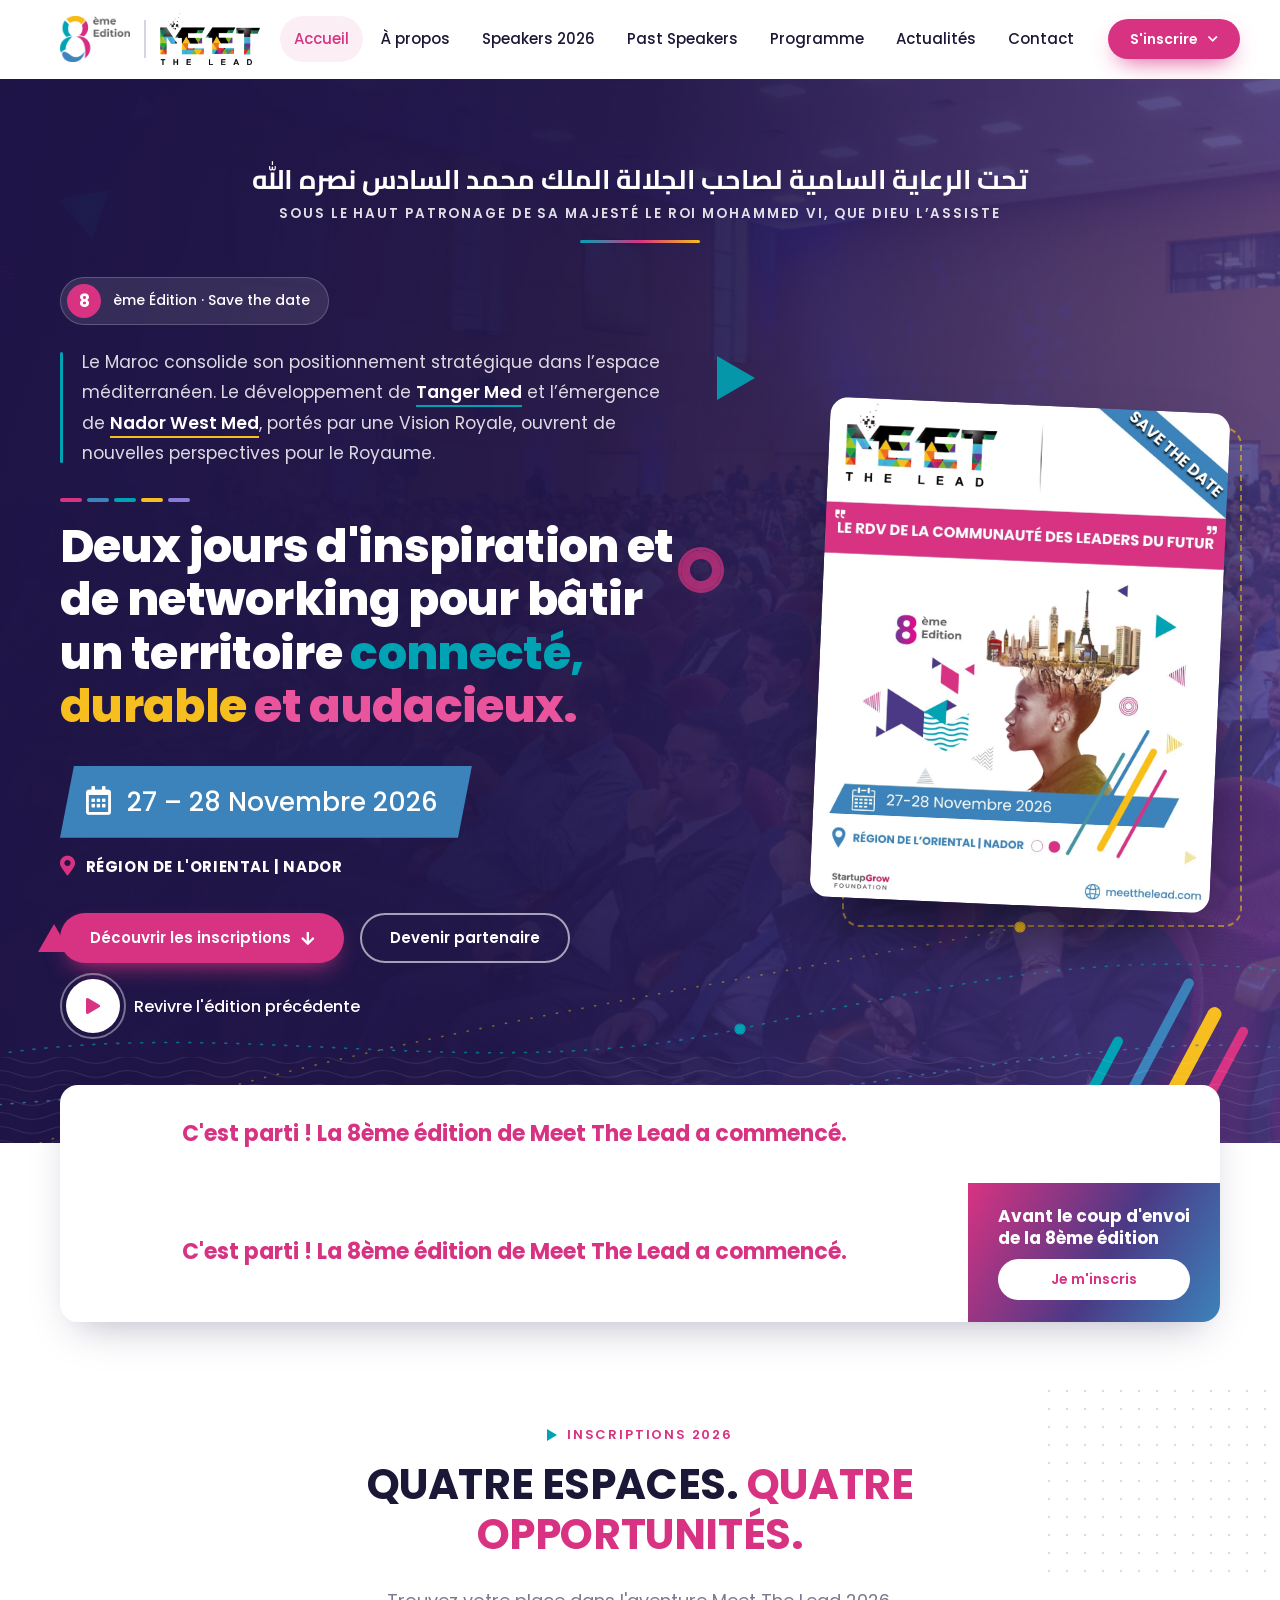
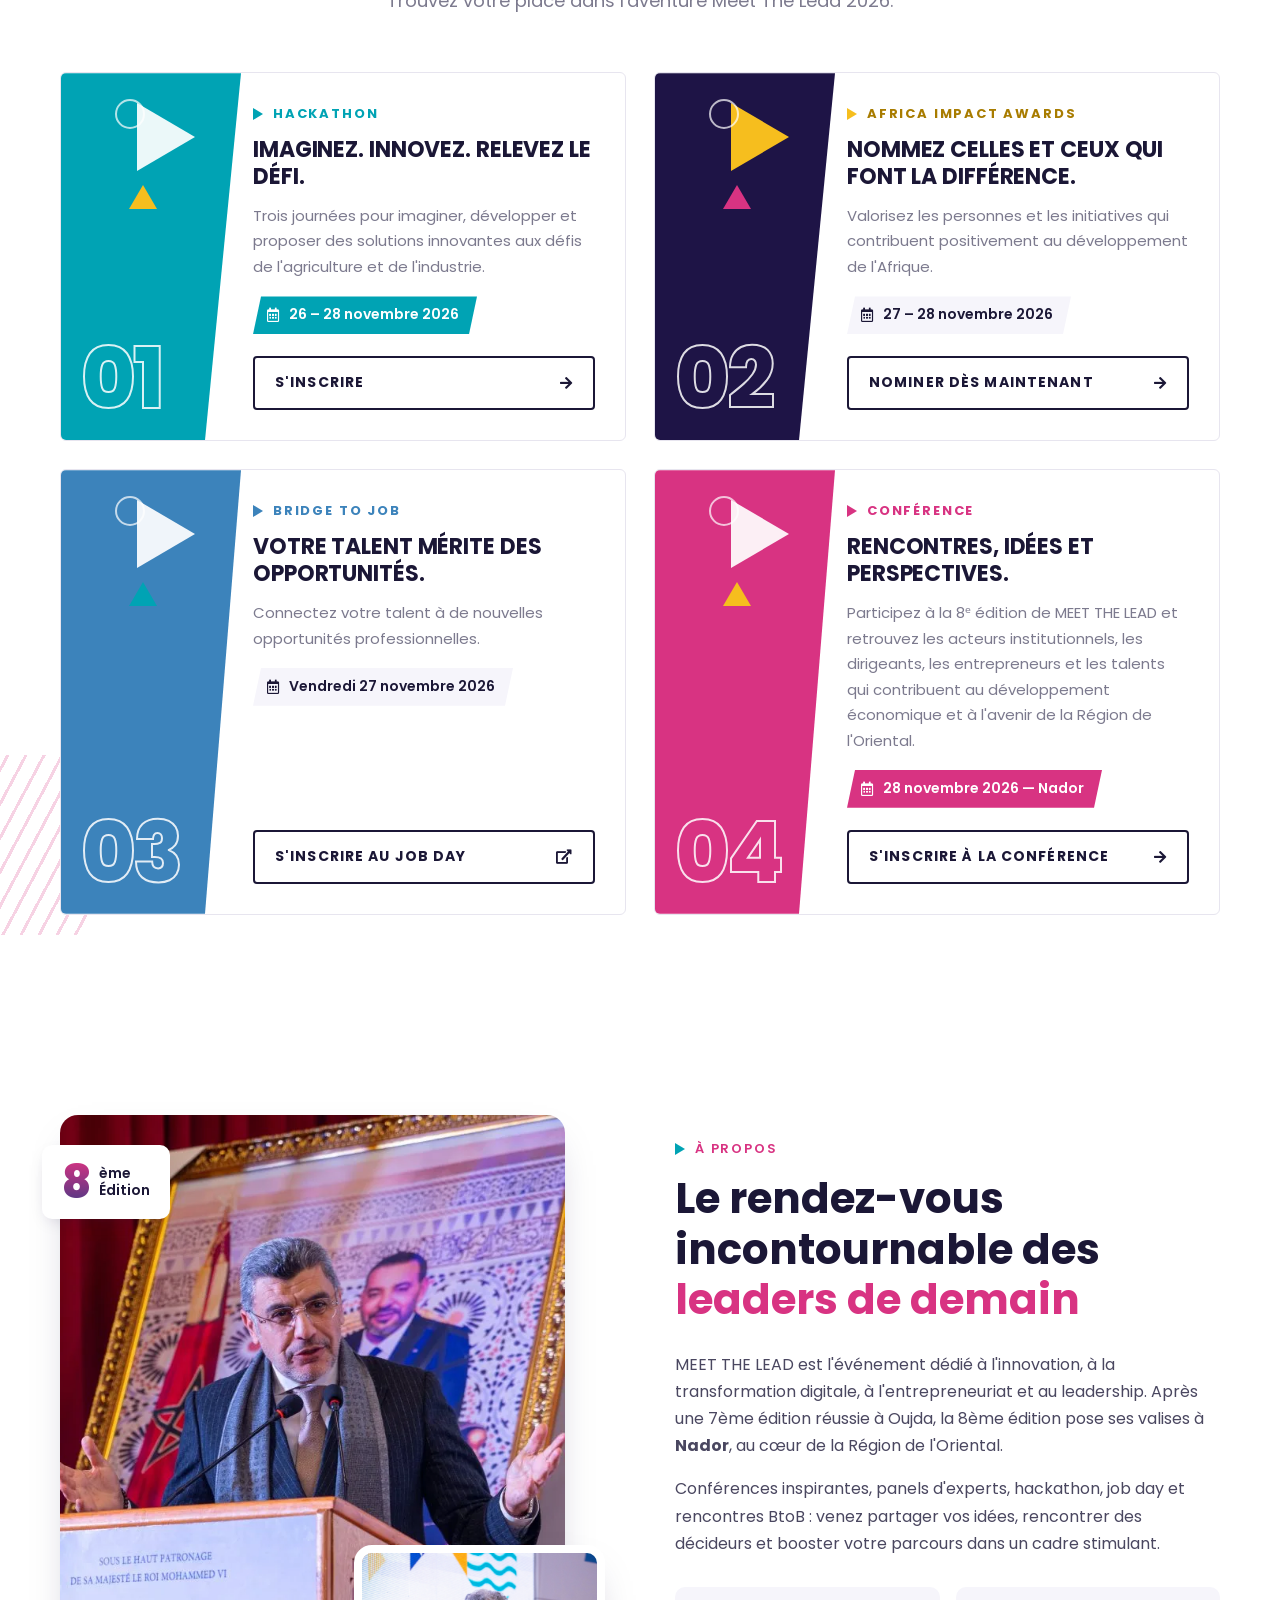
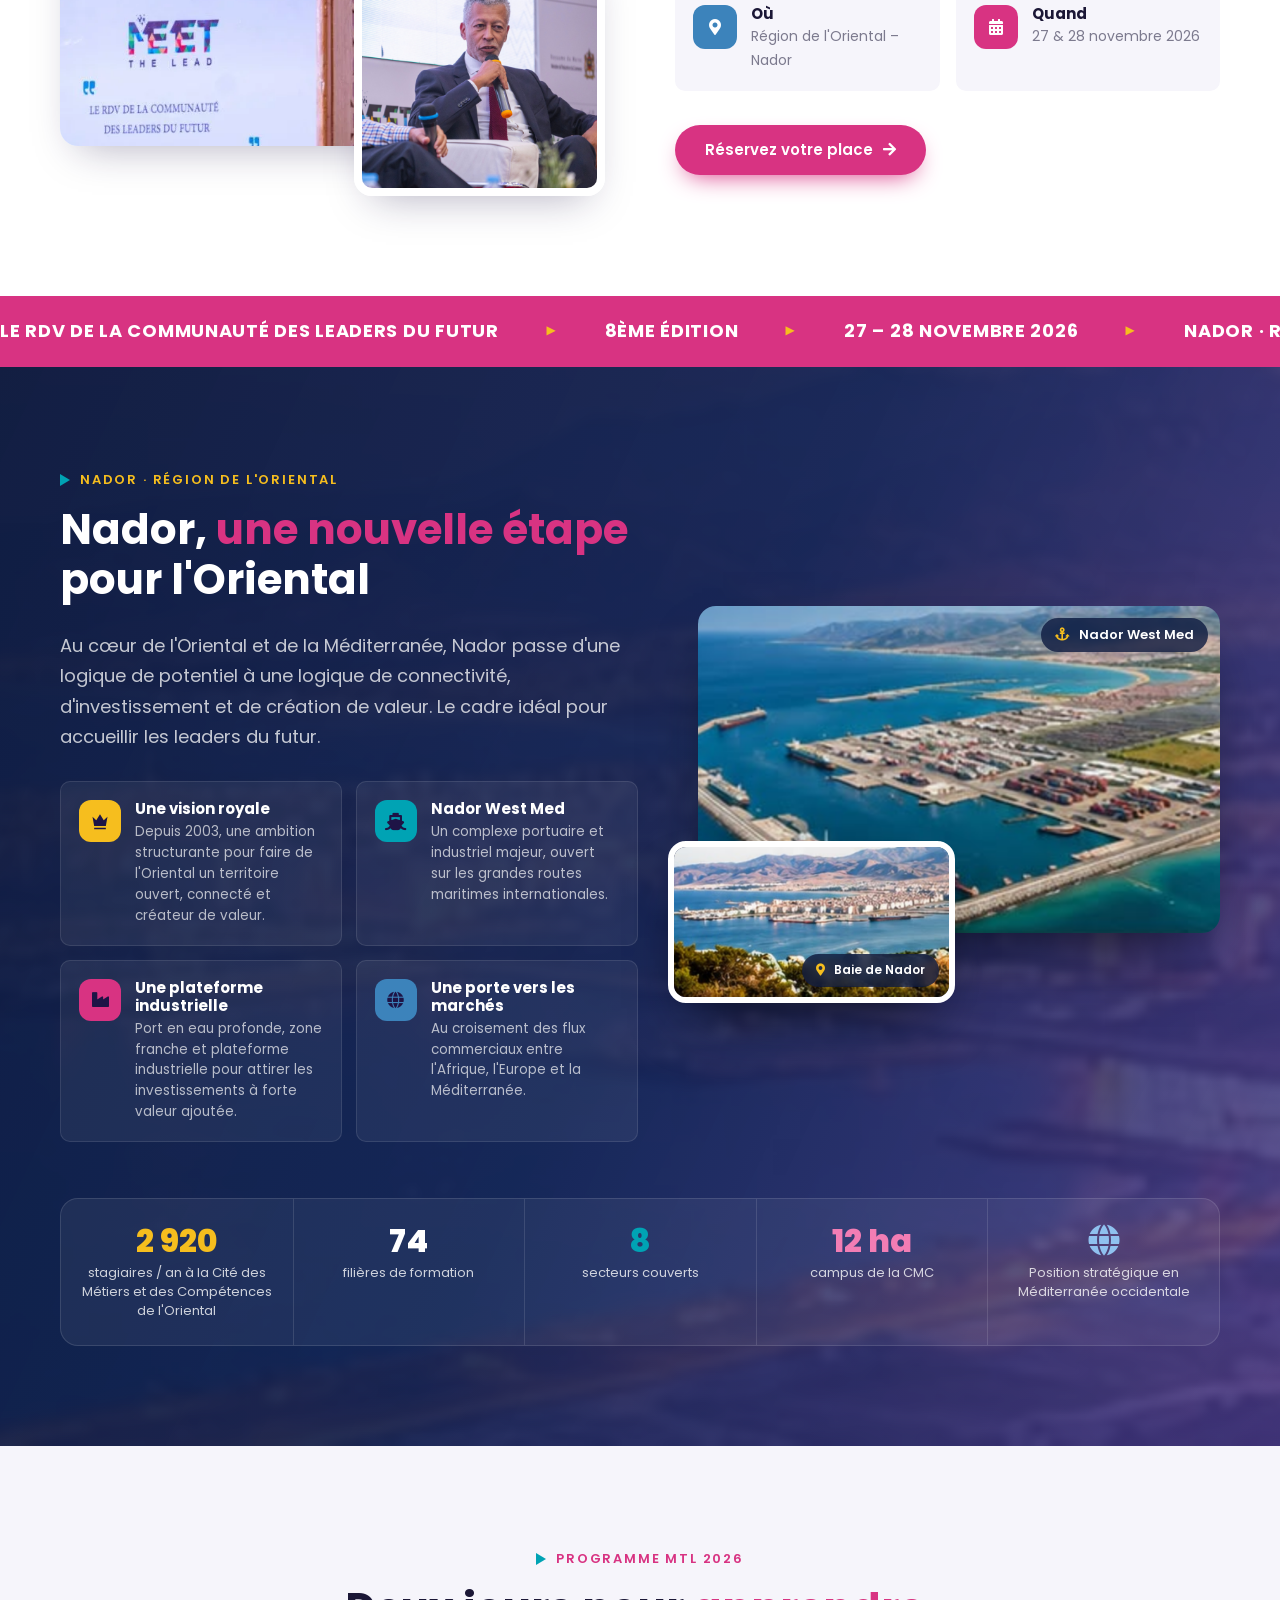
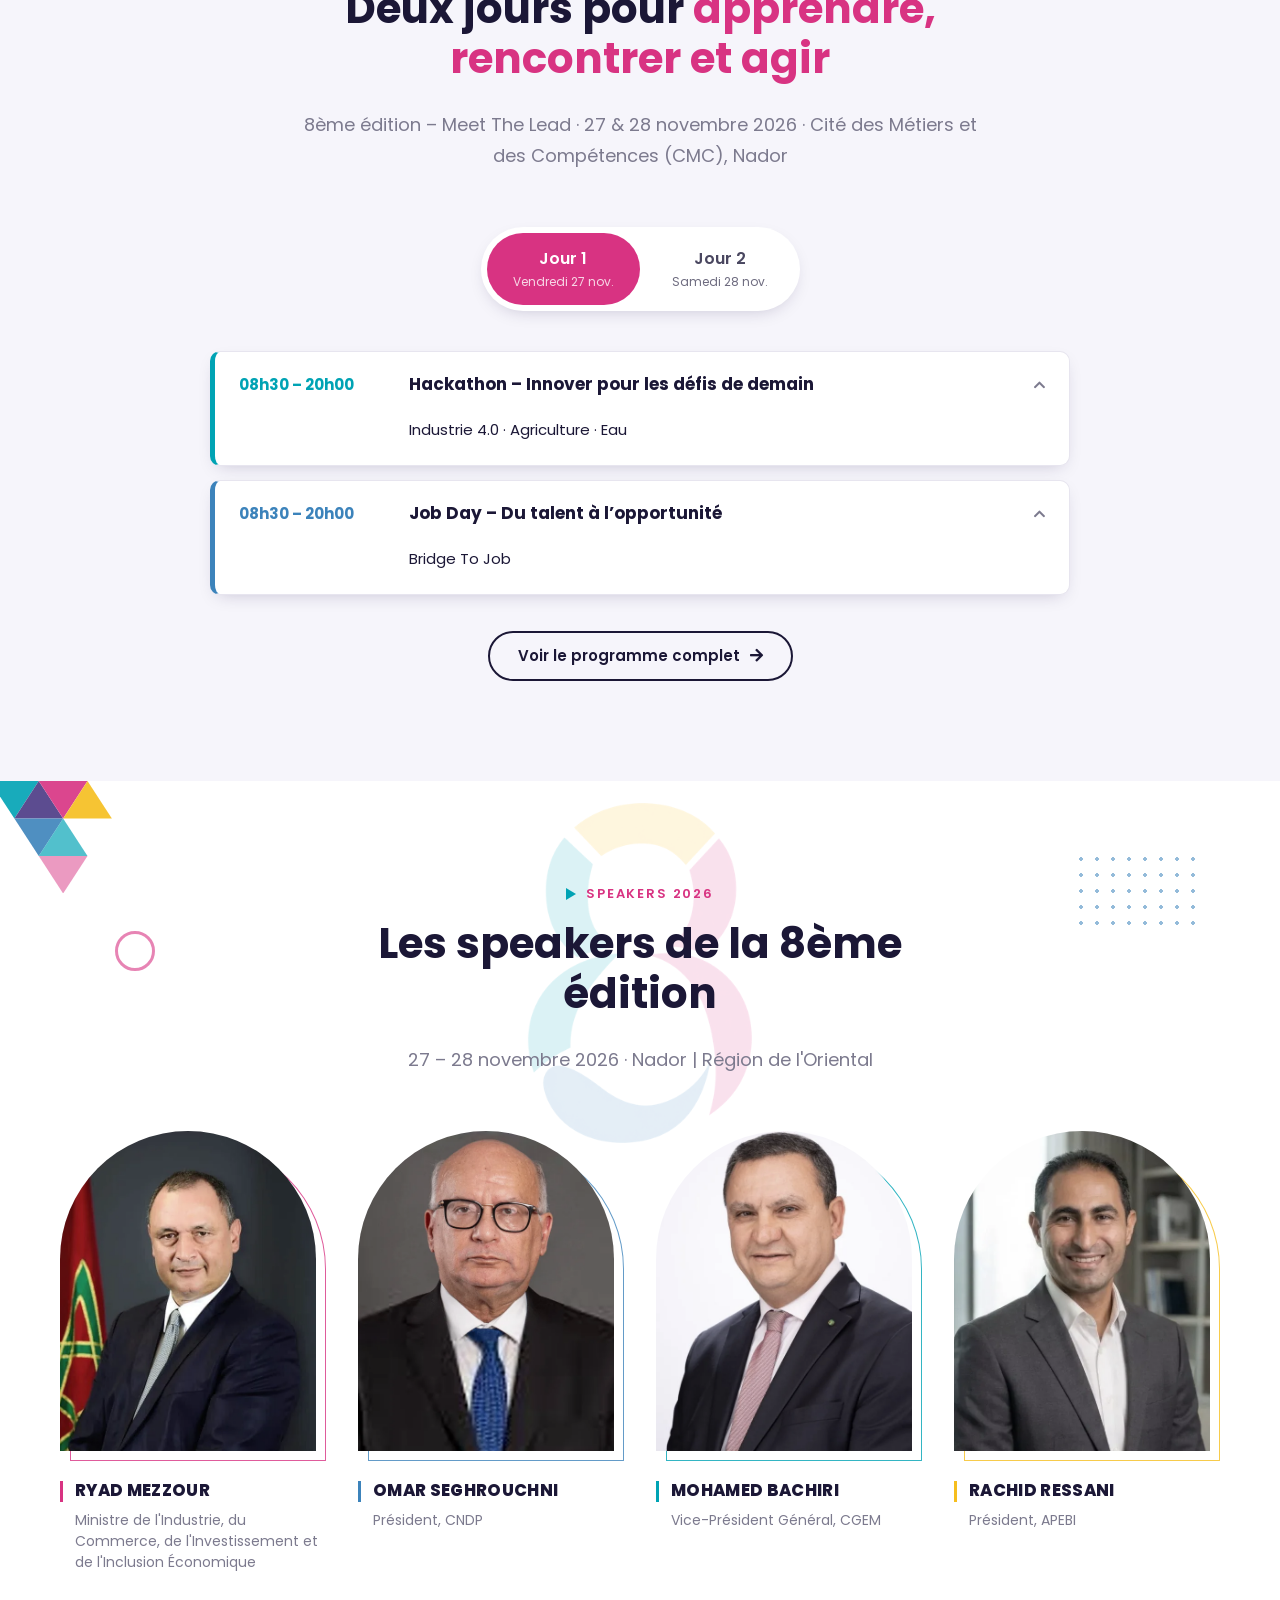
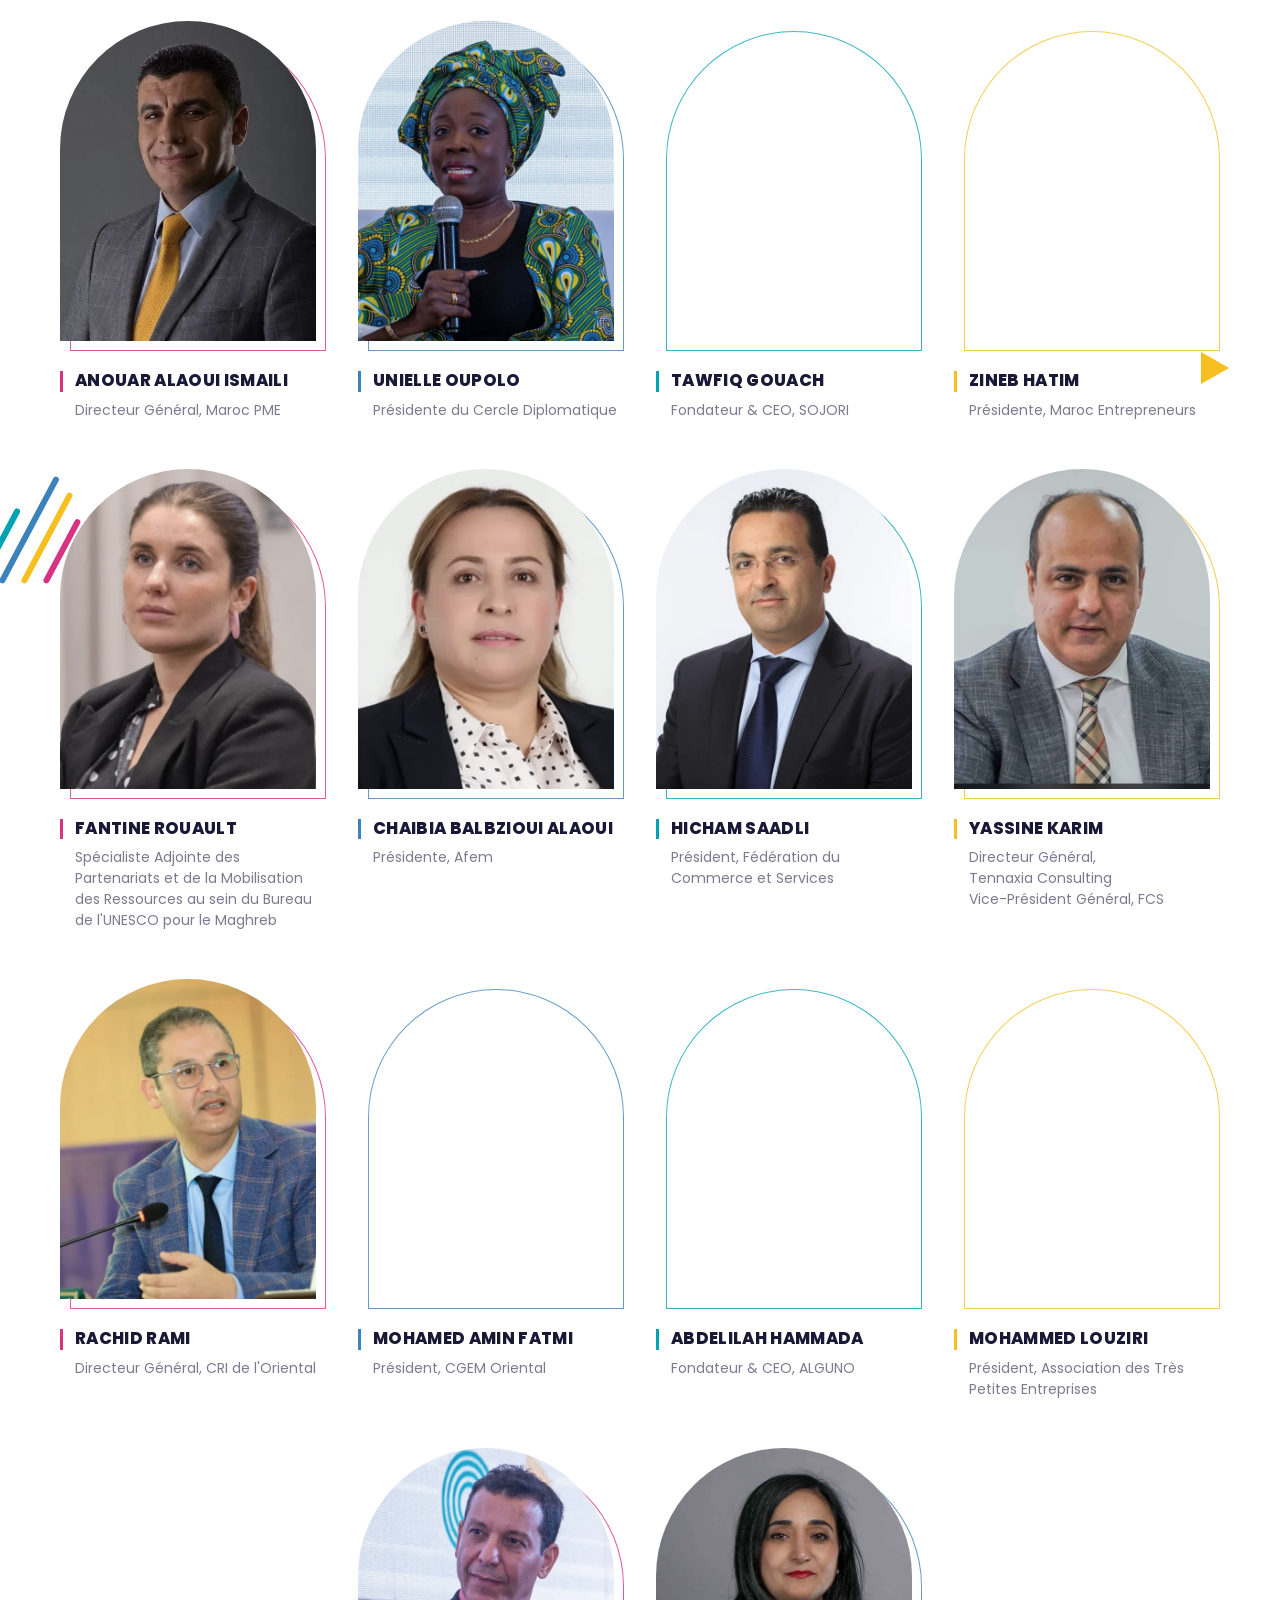
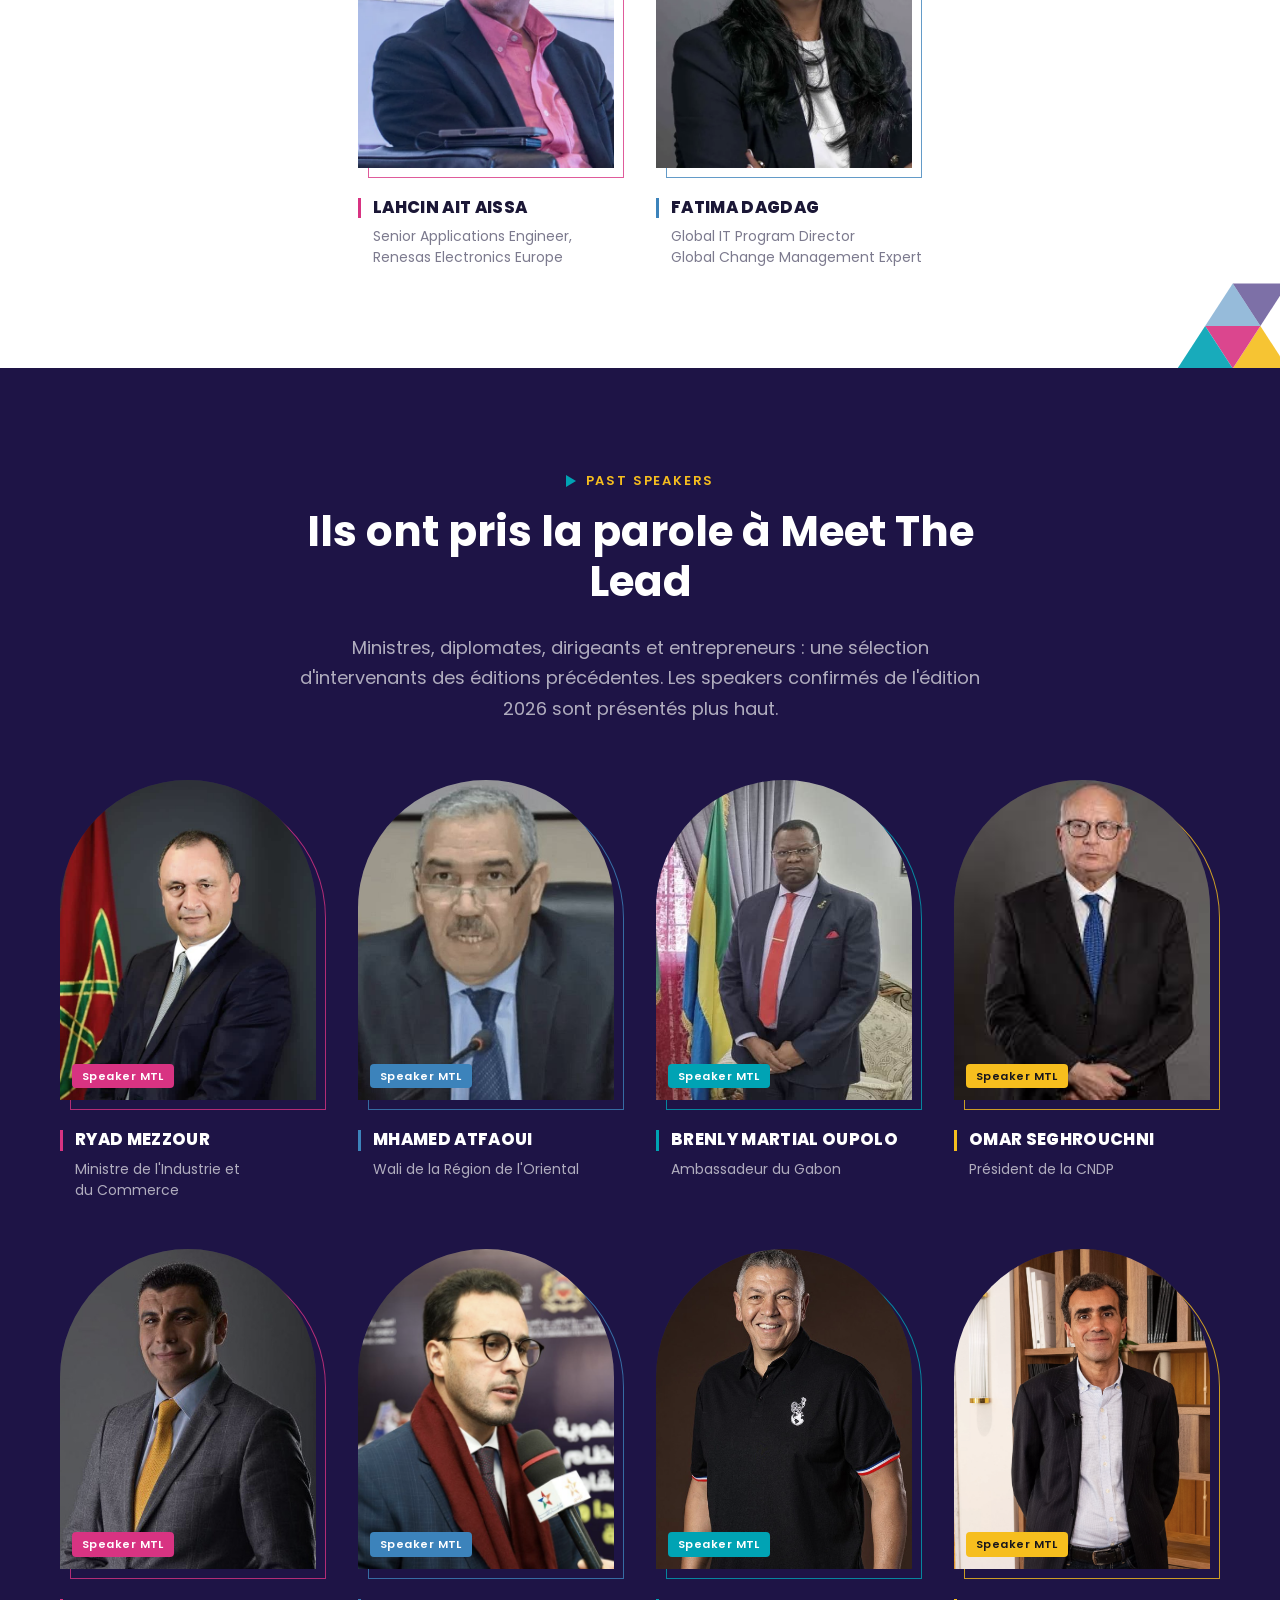
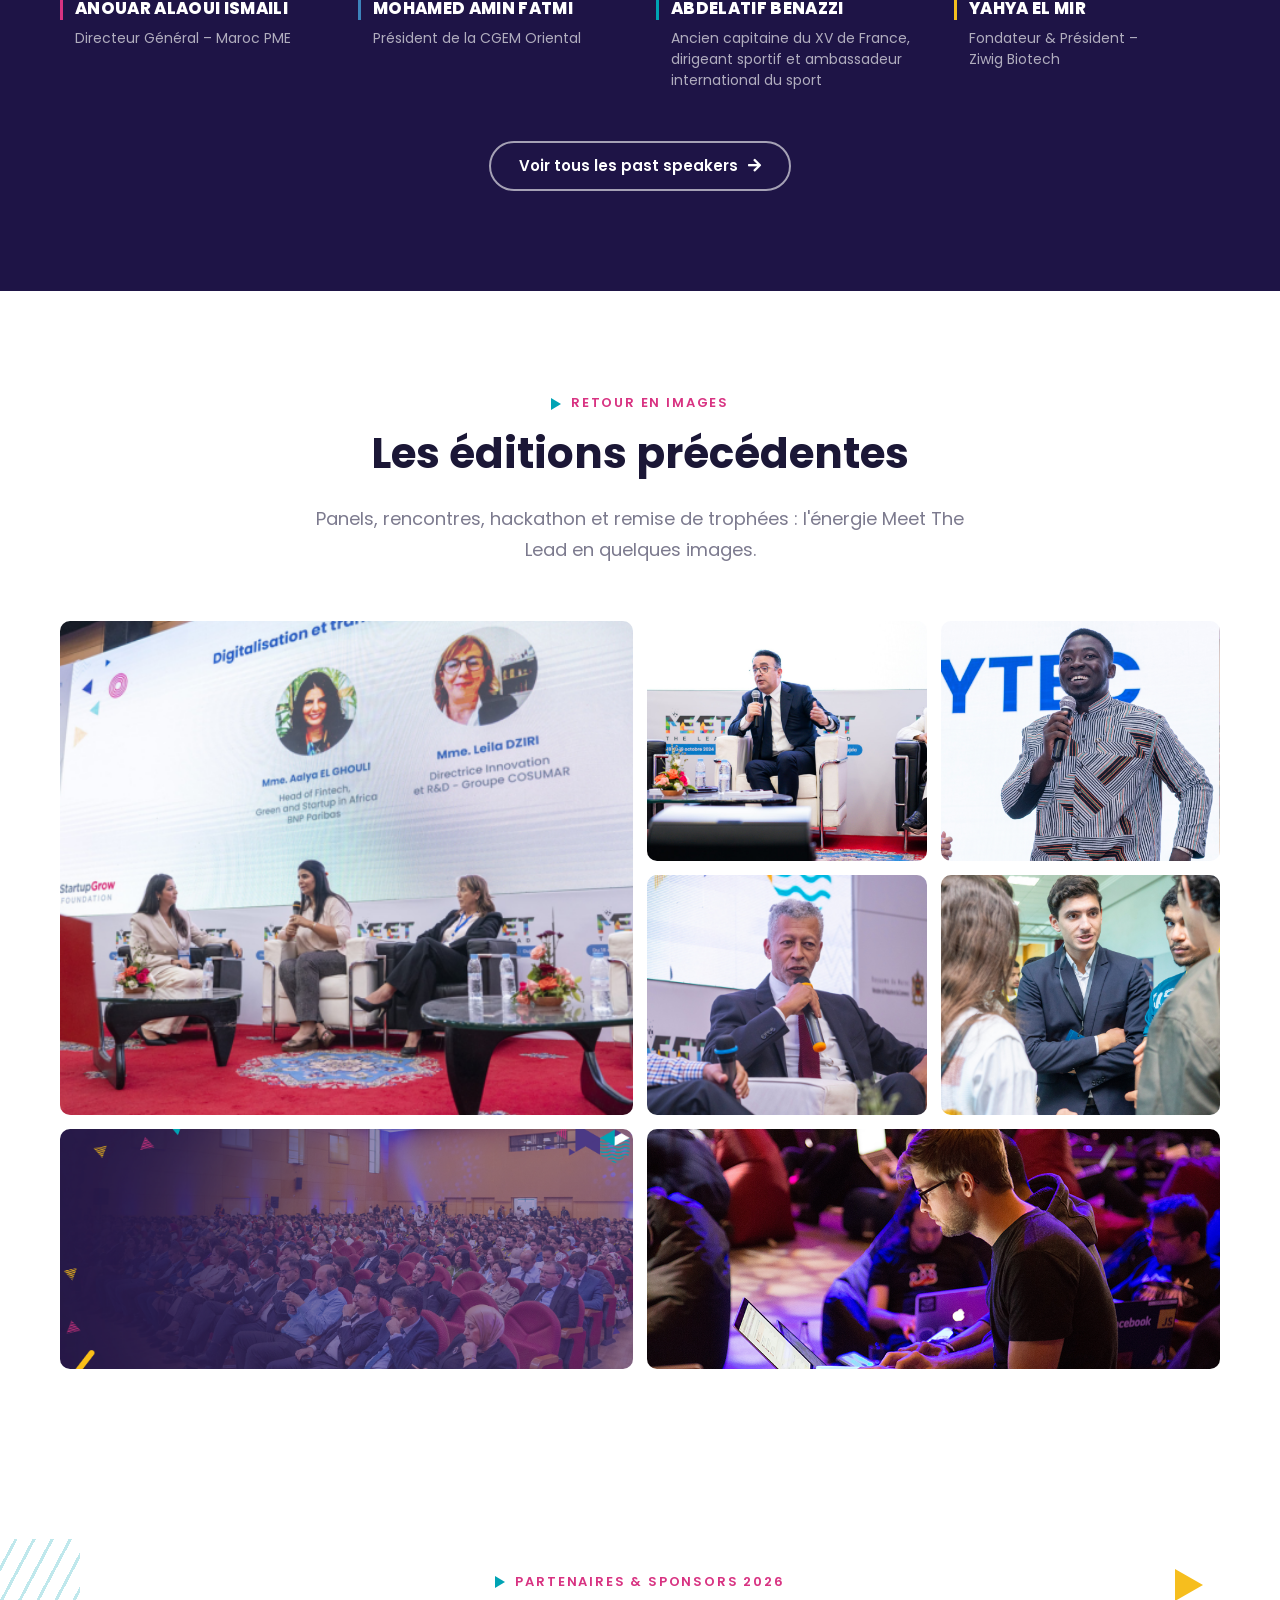
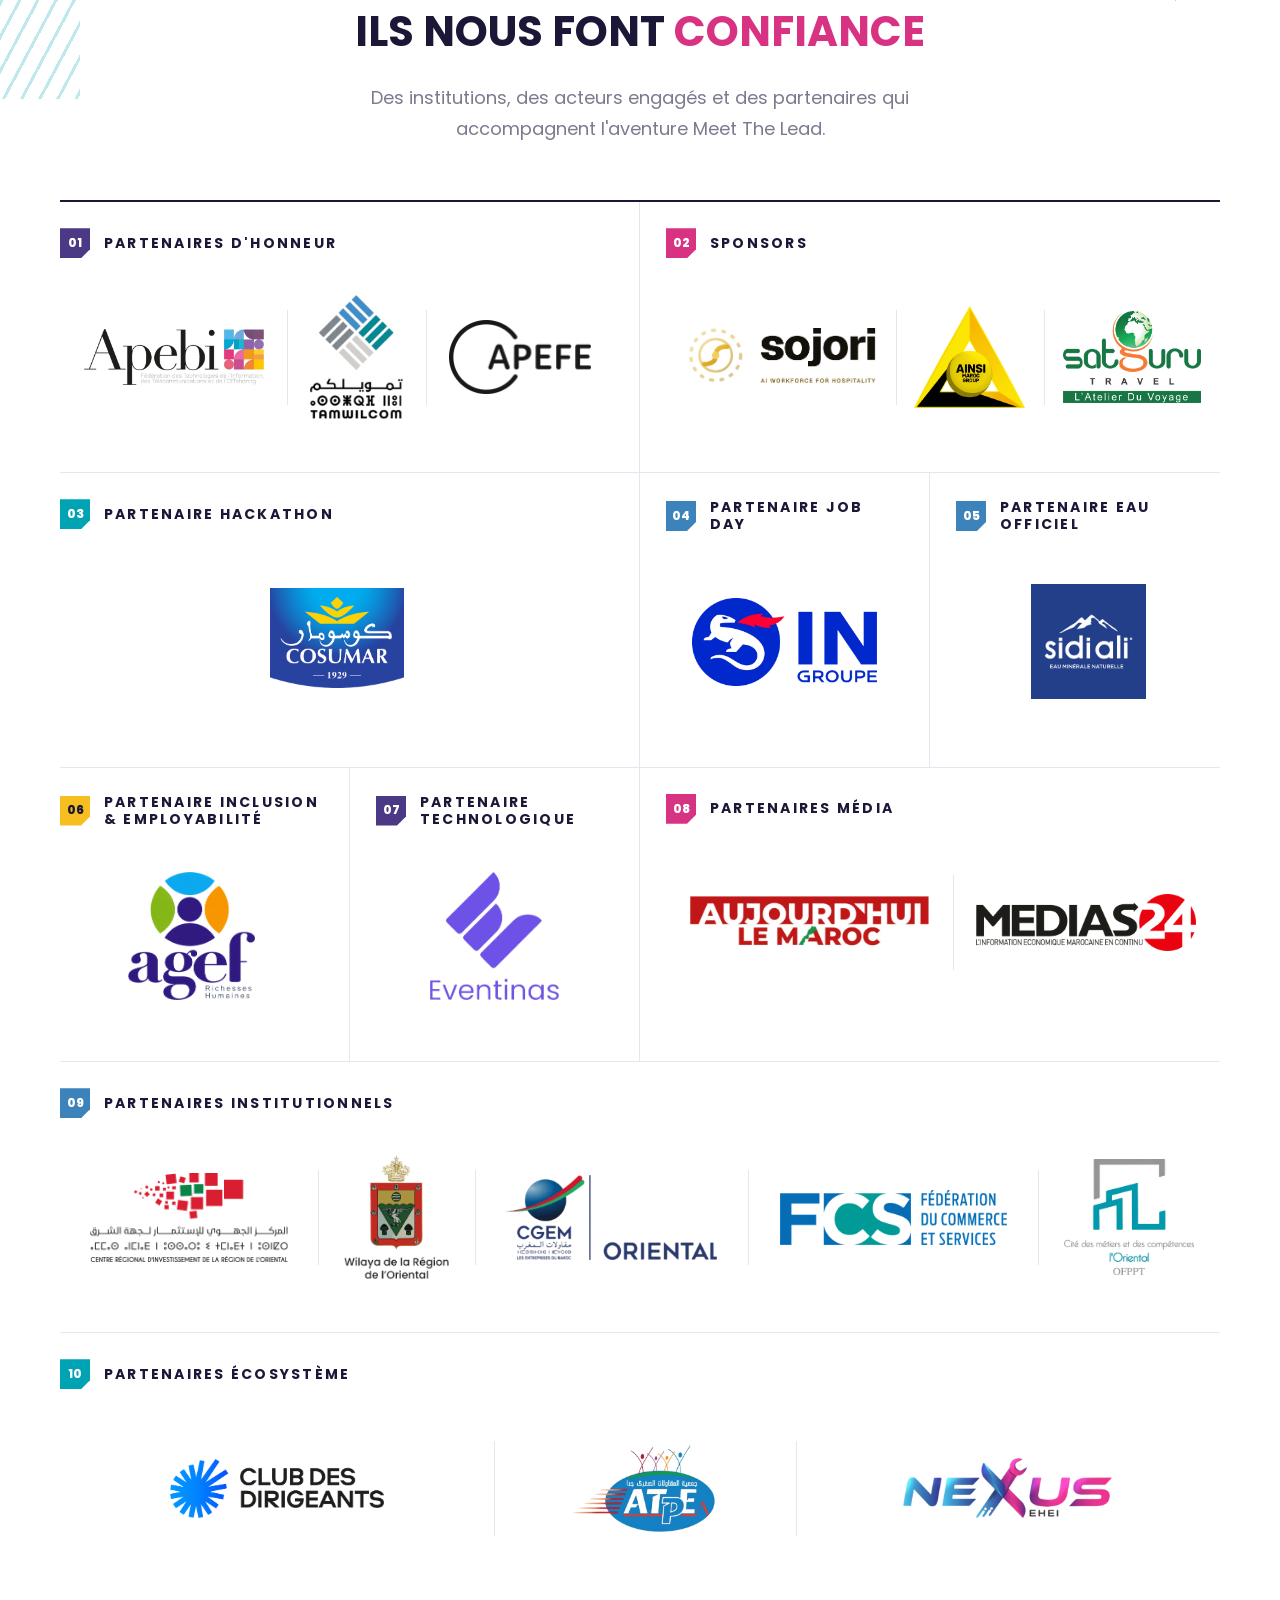
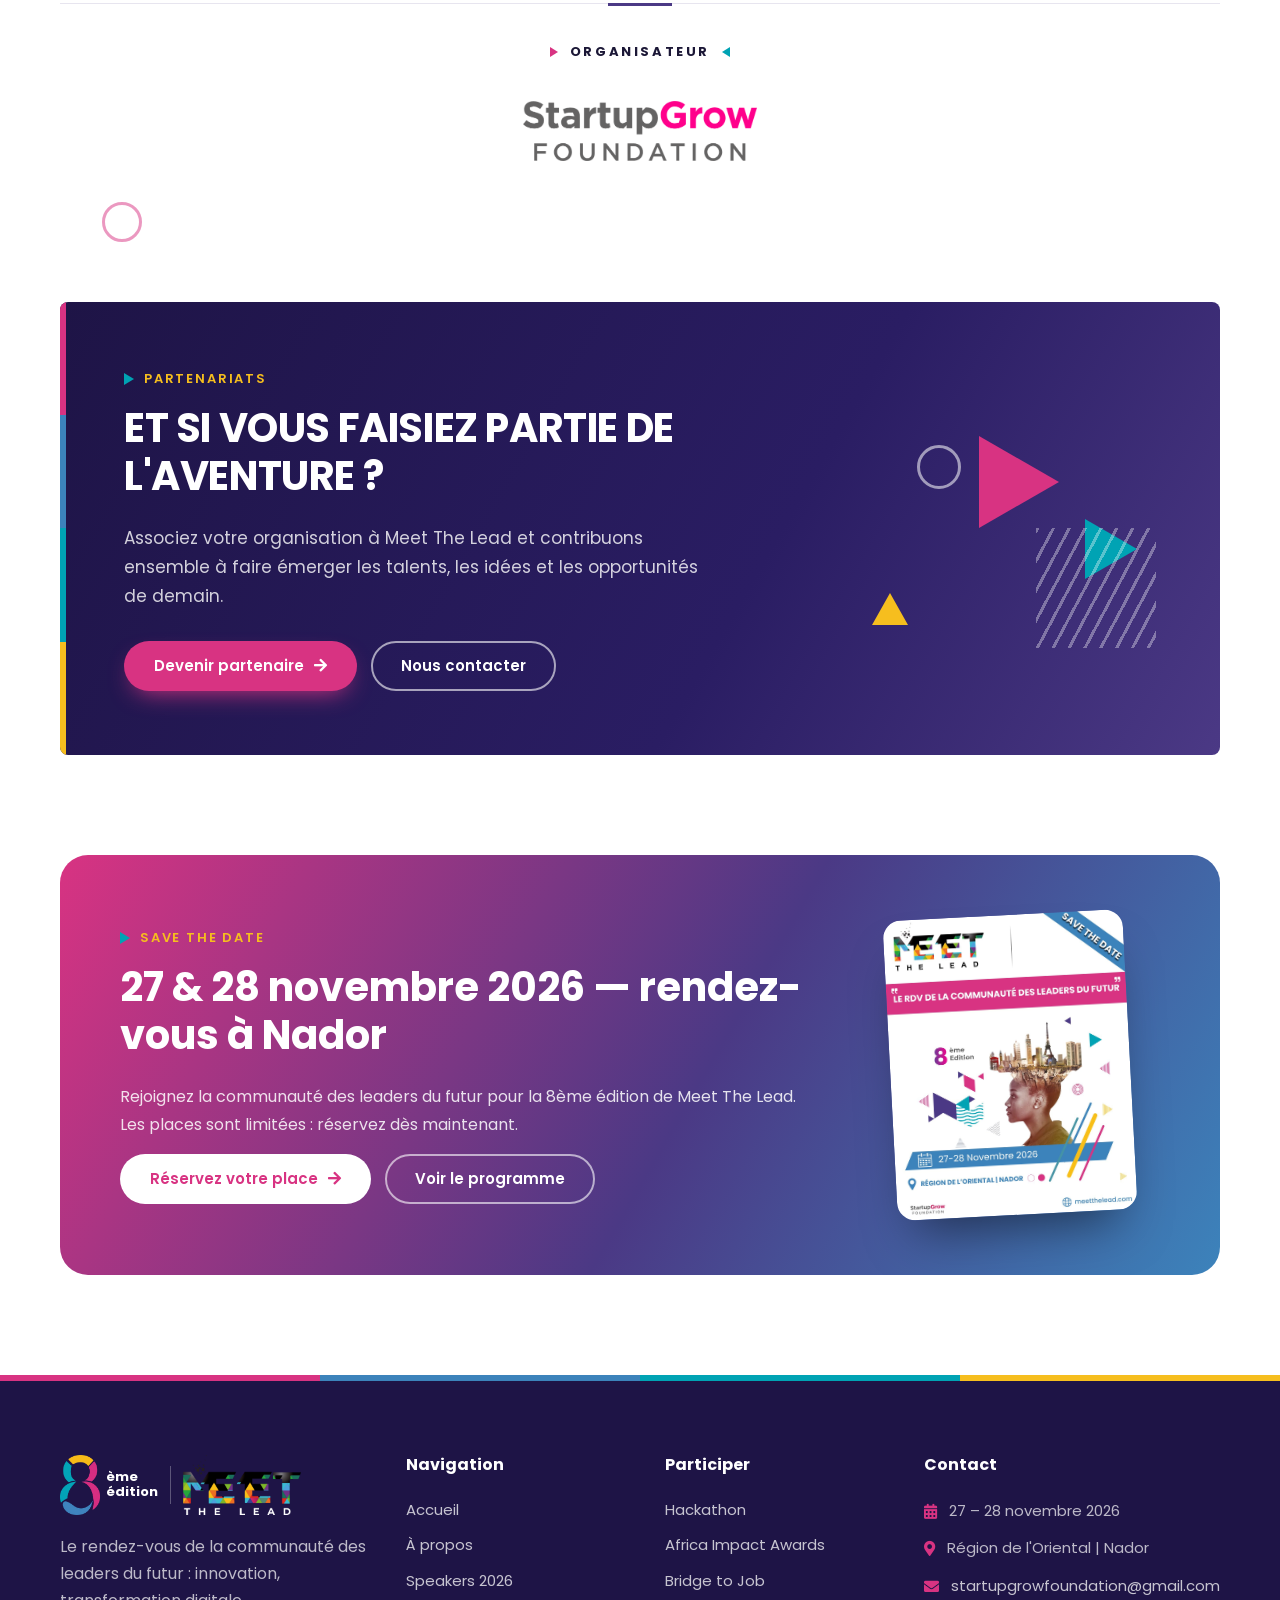
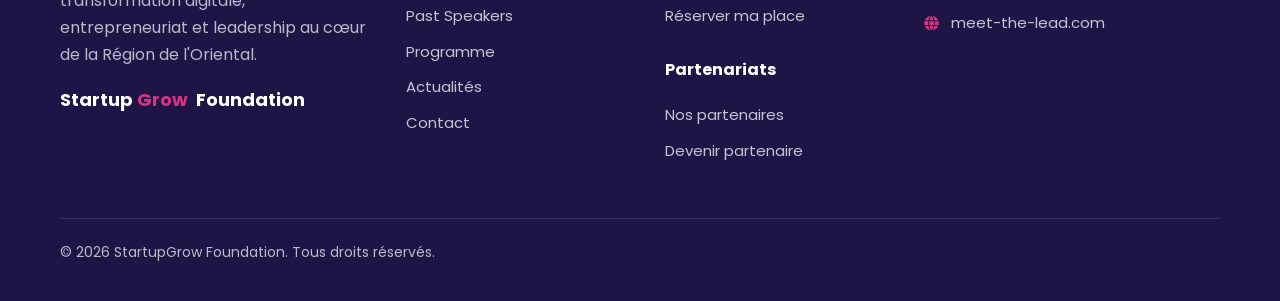
<file: index.html>
<!DOCTYPE html>
<html lang="fr">

<head>
    <meta charset="utf-8">
    <meta name="viewport" content="width=device-width, initial-scale=1">
    <title>Meet The Lead 2026 – 8ème édition · 27-28 novembre · Nador</title>
    <meta name="description" content="Meet The Lead, le rendez-vous de la communauté des leaders du futur. 8ème édition les 27 et 28 novembre 2026 à Nador, Région de l'Oriental.">
    <meta name="theme-color" content="#1e1446">
    <meta property="og:title" content="Meet The Lead 2026 – 8ème édition · 27-28 novembre · Nador">
    <meta property="og:description" content="Meet The Lead, le rendez-vous de la communauté des leaders du futur. 8ème édition les 27 et 28 novembre 2026 à Nador, Région de l'Oriental.">
    <meta property="og:image" content="assets/img/mtl/affiche-mtl-2026.jpg">
    <meta property="og:type" content="website">
    <link rel="icon" type="image/png" href="assets/img/logo/logo.png">

    <link rel="preconnect" href="https://fonts.googleapis.com">
    <link rel="preconnect" href="https://fonts.gstatic.com" crossorigin>
    <link rel="stylesheet" href="https://fonts.googleapis.com/css2?family=Cairo:wght@600;700&family=Poppins:wght@400;500;600;700;800&display=swap">
    <link rel="stylesheet" href="assets/css/fontawesome-all.min.css">
    <link rel="stylesheet" href="assets/css/mtl.css?v=18">
    <link rel="stylesheet" href="assets/css/mtl-v2.css?v=18">
</head>

<body>
    <header class="site-header">
        <div class="container header-inner">
            <a class="brand brand-lockup" href="index.html" aria-label="Meet The Lead, 8ème édition — accueil"><img class="brand-8" src="assets/img/logo/8eme-edition.png" alt="8ème édition" width="640" height="419"><span class="brand-sep" aria-hidden="true"></span><img class="brand-mtl" src="assets/img/logo/logo-mtl.png" alt="Meet The Lead" width="347" height="180"></a>
            <nav class="main-nav" id="main-nav" aria-label="Navigation principale">
                <ul>
                    <li><a href="index.html">Accueil</a></li>
                    <li><a href="about.html">À propos</a></li>
                    <li><a href="index.html#speakers-2026">Speakers 2026</a></li>
                    <li><a href="spakers.html">Past Speakers</a></li>
                    <li><a href="schedule.html">Programme</a></li>
                    <li><a href="blog.html">Actualités</a></li>
                    <li><a href="contact.html">Contact</a></li>
                </ul>
                <div class="mobile-cta">
                    <p class="mobile-cta-title">S'inscrire</p>
                    <a class="reg-item" href="hackathon/inscription/" style="--c:var(--teal)"><span class="reg-num" aria-hidden="true">01</span><span><b>Hackathon</b><small>26 – 28 novembre 2026</small></span><i class="fas fa-arrow-right" aria-hidden="true"></i></a>
                    <a class="reg-item is-yellow" href="africa-impact-awards/nomination/" style="--c:var(--yellow)"><span class="reg-num" aria-hidden="true">02</span><span><b>Africa Impact Awards</b><small>Proposer une nomination</small></span><i class="fas fa-arrow-right" aria-hidden="true"></i></a>
                    <a class="reg-item" href="https://docs.google.com/forms/d/e/1FAIpQLSdHvNRWZFFjvyxHi2My-n6-TUMWklLmdlTL12k4E_YGGOlcfA/viewform?usp=dialog" target="_blank" rel="noopener" data-form-space="bridge-to-job" style="--c:var(--blue)"><span class="reg-num" aria-hidden="true">03</span><span><b>Bridge to Job</b><small>S'inscrire au Job Day</small></span><i class="fas fa-external-link-alt" aria-hidden="true"></i></a>
                    <a class="reg-item" href="https://forms.gle/ZoBgGsGPZ2y3SVkx7" target="_blank" rel="noopener" style="--c:var(--pink)"><span class="reg-num" aria-hidden="true">04</span><span><b>Conférence</b><small>28 novembre 2026 — Nador</small></span><i class="fas fa-external-link-alt" aria-hidden="true"></i></a>
                </div>
            </nav>
            <div class="header-cta">
                <div class="reg-menu">
                    <button type="button" class="btn btn-primary btn-sm reg-toggle" aria-expanded="false" aria-controls="reg-panel">S'inscrire <i class="fas fa-chevron-down" aria-hidden="true"></i></button>
                    <div class="reg-panel" id="reg-panel" hidden>
                        <p class="reg-panel-title">Choisissez votre espace</p>
                        <a class="reg-item" href="hackathon/inscription/" style="--c:var(--teal)"><span class="reg-num" aria-hidden="true">01</span><span><b>Hackathon</b><small>26 – 28 novembre 2026</small></span><i class="fas fa-arrow-right" aria-hidden="true"></i></a>
                        <a class="reg-item is-yellow" href="africa-impact-awards/nomination/" style="--c:var(--yellow)"><span class="reg-num" aria-hidden="true">02</span><span><b>Africa Impact Awards</b><small>Proposer une nomination</small></span><i class="fas fa-arrow-right" aria-hidden="true"></i></a>
                        <a class="reg-item" href="https://docs.google.com/forms/d/e/1FAIpQLSdHvNRWZFFjvyxHi2My-n6-TUMWklLmdlTL12k4E_YGGOlcfA/viewform?usp=dialog" target="_blank" rel="noopener" data-form-space="bridge-to-job" style="--c:var(--blue)"><span class="reg-num" aria-hidden="true">03</span><span><b>Bridge to Job</b><small>S'inscrire au Job Day</small></span><i class="fas fa-external-link-alt" aria-hidden="true"></i></a>
                        <a class="reg-item" href="https://forms.gle/ZoBgGsGPZ2y3SVkx7" target="_blank" rel="noopener" style="--c:var(--pink)"><span class="reg-num" aria-hidden="true">04</span><span><b>Conférence</b><small>28 novembre 2026 — Nador</small></span><i class="fas fa-external-link-alt" aria-hidden="true"></i></a>
                        <div class="reg-panel-foot"><a href="devenir-partenaire/">Devenir partenaire</a></div>
                    </div>
                </div>
                <button class="nav-toggle" type="button" aria-controls="main-nav" aria-expanded="false" aria-label="Menu"><i class="fas fa-bars"></i></button>
            </div>
        </div>
    </header>

    <main>

        <section class="hero">
            <span class="shape shape-tri-teal"></span>
            <span class="shape shape-tri-pink"></span>
            <span class="shape shape-ring"></span>
            <div class="shape shape-lines"><span></span><span></span><span></span><span></span></div>
            <!-- Routes maritimes méditerranéennes : flux logistiques entre ports (décor) -->
            <svg class="hero-routes" viewBox="0 0 1440 300" preserveAspectRatio="xMidYMax slice" aria-hidden="true" focusable="false">
                <defs>
                    <pattern id="hero-sea" width="64" height="14" patternUnits="userSpaceOnUse"><path d="M0 7q16-7 32 0t32 0" fill="none" stroke="#fff" stroke-opacity=".09" stroke-width="1.2"/></pattern>
                </defs>
                <rect y="214" width="1440" height="86" fill="url(#hero-sea)"/>
                <path class="lane lane-a" d="M-40 236C260 150 520 252 820 186S1260 98 1480 150"/>
                <path class="lane lane-b" d="M-40 276C330 220 640 286 960 238S1330 196 1480 222"/>
                <path class="lane lane-c" d="M120 300C430 196 760 150 1100 84"/>
                <g class="port"><circle class="pulse" cx="820" cy="186" r="5"/><circle cx="820" cy="186" r="4.5"/></g>
                <g class="port port-2"><circle class="pulse" cx="1100" cy="84" r="5"/><circle cx="1100" cy="84" r="4.5"/></g>
            </svg>
            <!-- 2026-11-23 : Haut Patronage (arabe puis français) -->
            <div class="container hero-patronage">
                <p class="hp-ar" lang="ar" dir="rtl">تحت الرعاية السامية لصاحب الجلالة الملك محمد السادس نصره الله</p>
                <p class="hp-fr">Sous le Haut Patronage de Sa Majesté le Roi Mohammed VI, que Dieu L’Assiste</p>
            </div>
            <div class="container hero-grid">
                <div>
                    <span class="edition"><b>8</b>ème Édition · Save the date</span>
                    <p class="hero-context">Le Maroc consolide son positionnement stratégique dans l’espace méditerranéen. Le développement de <strong class="hl-teal">Tanger Med</strong> et l’émergence de <strong class="hl-yellow">Nador West Med</strong>, portés par une Vision Royale, ouvrent de nouvelles perspectives pour le Royaume.</p>
                    <span class="hero-stripes" aria-hidden="true"><i></i><i></i><i></i><i></i><i></i></span>
                    <h1 class="hero-title">Deux jours d'inspiration et de networking pour bâtir un territoire <span class="w-teal">connecté,</span> <span class="w-yellow">durable</span> <span class="w-pink">et audacieux.</span></h1>
                    <div class="date-band"><i class="far fa-calendar-alt"></i> 27 – 28 Novembre 2026</div>
                    <div class="place"><i class="fas fa-map-marker-alt"></i> Région de l'Oriental | Nador</div>
                    <div class="hero-actions">
                        <a href="#inscriptions" class="btn btn-primary">Découvrir les inscriptions <i class="fas fa-arrow-down" aria-hidden="true"></i></a>
                        <a href="devenir-partenaire/" class="btn btn-ghost-light">Devenir partenaire</a>
                        <button type="button" class="video-btn" data-video="0TKJZ4l8IUE"><span class="play"><i class="fas fa-play"></i></span> Revivre l'édition précédente</button>
                    </div>
                </div>
                <div class="hero-poster">
                    <img src="assets/img/mtl/affiche-mtl-2026.jpg" alt="Affiche officielle Meet The Lead 2026 – 8ème édition, 27-28 novembre 2026, Nador">
                </div>
            </div>
        </section>

        <div class="countdown-wrap">
            <div class="container">
                <div class="countdown" role="timer" data-countdown aria-label="Compte à rebours avant l'événement">
                    <div class="cd-item"><span class="cd-num" data-cd="days">00</span><span class="cd-label">Jours</span></div>
                    <div class="cd-item"><span class="cd-num" data-cd="hours">00</span><span class="cd-label">Heures</span></div>
                    <div class="cd-item"><span class="cd-num" data-cd="minutes">00</span><span class="cd-label">Minutes</span></div>
                    <div class="cd-item"><span class="cd-num" data-cd="seconds">00</span><span class="cd-label">Secondes</span></div>
                    <div class="cd-cta">
                        <strong>Avant le coup d'envoi<br>de la 8ème édition</strong>
                        <a href="https://forms.gle/ZoBgGsGPZ2y3SVkx7" target="_blank" rel="noopener" class="btn btn-sm">Je m'inscris</a>
                    </div>
                </div>
            </div>
        </div>

        <section class="section spaces-section" id="inscriptions" aria-labelledby="inscriptions-title">
            <span class="bg-dots" aria-hidden="true"></span>
            <span class="bg-diag" aria-hidden="true"></span>
            <div class="container">
                <div class="section-head">
                    <span class="eyebrow">Inscriptions 2026</span>
                    <h2 class="section-title" id="inscriptions-title">Quatre espaces. <span class="hl">Quatre opportunités.</span></h2>
                    <p class="lead">Trouvez votre place dans l'aventure Meet The Lead 2026.</p>
                </div>
                <div class="spaces">
                    <article class="space-card reveal" style="--c:var(--teal)">
                        <div class="space-visual" aria-hidden="true">
                            <span class="num">01</span><span class="geo-a"></span><span class="geo-b"></span><span class="geo-ring"></span><span class="geo-lines"></span>
                        </div>
                        <span class="space-badge" data-space-status="hackathon" hidden></span>
                        <div class="space-body">
                            <span class="space-name"><span class="tri" style="--c:var(--teal)"></span>Hackathon</span>
                            <h3>Imaginez. Innovez. Relevez le défi.</h3>
                            <p>Trois journées pour imaginer, développer et proposer des solutions innovantes aux défis de l'agriculture et de l'industrie.</p>
                            <span class="space-date"><i class="far fa-calendar-alt" aria-hidden="true"></i> 26 – 28 novembre 2026</span>
                            <a class="space-cta" href="hackathon/inscription/" aria-label="S'inscrire au Hackathon">S'inscrire <i class="fas fa-arrow-right" aria-hidden="true"></i></a>
                        </div>
                    </article>
                    <article class="space-card is-dark reveal" style="--c:var(--yellow);--accent:var(--pink)">
                        <div class="space-visual" aria-hidden="true">
                            <span class="num">02</span><span class="geo-a"></span><span class="geo-b"></span><span class="geo-ring"></span><span class="geo-lines"></span>
                        </div>
                        <span class="space-badge" data-space-status="africa-impact-awards" hidden></span>
                        <div class="space-body">
                            <span class="space-name"><span class="tri" style="--c:var(--yellow)"></span>Africa Impact Awards</span>
                            <h3>Nommez celles et ceux qui font la différence.</h3>
                            <p>Valorisez les personnes et les initiatives qui contribuent positivement au développement de l'Afrique.</p>
                            <span class="space-date is-muted"><i class="far fa-calendar-alt" aria-hidden="true"></i> 27 – 28 novembre 2026</span>
                            <a class="space-cta" href="africa-impact-awards/nomination/" aria-label="Proposer une nomination aux Africa Impact Awards">Nominer dès maintenant <i class="fas fa-arrow-right" aria-hidden="true"></i></a>
                        </div>
                    </article>
                    <article class="space-card reveal" style="--c:var(--blue);--accent:var(--teal)">
                        <div class="space-visual" aria-hidden="true">
                            <span class="num">03</span><span class="geo-a"></span><span class="geo-b"></span><span class="geo-ring"></span><span class="geo-lines"></span>
                        </div>
                        <span class="space-badge" data-space-status="bridge-to-job" hidden></span>
                        <div class="space-body">
                            <span class="space-name"><span class="tri" style="--c:var(--blue)"></span>Bridge to Job</span>
                            <h3>Votre talent mérite des opportunités.</h3>
                            <p>Connectez votre talent à de nouvelles opportunités professionnelles.</p>
                            <span class="space-date is-muted"><i class="far fa-calendar-alt" aria-hidden="true"></i> Vendredi 27 novembre 2026</span>
                            <a class="space-cta" href="https://docs.google.com/forms/d/e/1FAIpQLSdHvNRWZFFjvyxHi2My-n6-TUMWklLmdlTL12k4E_YGGOlcfA/viewform?usp=dialog" target="_blank" rel="noopener" data-form-space="bridge-to-job">S'inscrire au Job Day <i class="fas fa-external-link-alt" aria-hidden="true"></i></a>
                        </div>
                    </article>
                    <article class="space-card reveal" style="--c:var(--pink);--accent:var(--yellow)">
                        <div class="space-visual" aria-hidden="true">
                            <span class="num">04</span><span class="geo-a"></span><span class="geo-b"></span><span class="geo-ring"></span><span class="geo-lines"></span>
                        </div>
                        <div class="space-body">
                            <span class="space-name"><span class="tri" style="--c:var(--pink)"></span>Conférence</span>
                            <h3>Rencontres, idées et perspectives.</h3>
                            <p>Participez à la 8ᵉ édition de MEET THE LEAD et retrouvez les acteurs institutionnels, les dirigeants, les entrepreneurs et les talents qui contribuent au développement économique et à l'avenir de la Région de l'Oriental.</p>
                            <span class="space-date"><i class="far fa-calendar-alt" aria-hidden="true"></i> 28 novembre 2026 — Nador</span>
                            <a class="space-cta" href="https://forms.gle/ZoBgGsGPZ2y3SVkx7" target="_blank" rel="noopener" aria-label="S'inscrire à la conférence Meet The Lead 2026 (formulaire Google, nouvel onglet)">S'inscrire à la conférence <i class="fas fa-arrow-right" aria-hidden="true"></i></a>
                        </div>
                    </article>
                </div>
            </div>
        </section>

        <section class="section" id="a-propos">
            <div class="container about-grid">
                <div class="about-media reveal">
                    <picture>
                        <source type="image/webp" srcset="assets/img/gallery/dsc05838-640.webp 640w, assets/img/gallery/dsc05838-960.webp 960w" sizes="(max-width: 991px) 90vw, 560px">
                        <img class="main" src="assets/img/gallery/dsc05838-960.jpg" srcset="assets/img/gallery/dsc05838-640.jpg 640w, assets/img/gallery/dsc05838-960.jpg 960w" sizes="(max-width: 991px) 90vw, 560px" width="960" height="1200" alt="Anouar Alaoui Ismaili, Directeur Général de Maroc PME, en intervention à Meet The Lead" loading="lazy" decoding="async">
                    </picture>
                    <img class="small" src="assets/img/gallery/about2.png" alt="Panel Meet The Lead" loading="lazy">
                    <div class="badge-8"><b>8</b><small>ème<br>Édition</small></div>
                </div>
                <div class="reveal">
                    <span class="eyebrow">À propos</span>
                    <h2 class="section-title">Le rendez-vous incontournable des <span class="hl">leaders de demain</span></h2>
                    <p>MEET THE LEAD est l'événement dédié à l'innovation, à la transformation digitale, à l'entrepreneuriat et au leadership. Après une 7ème édition réussie à Oujda, la 8ème édition pose ses valises à <strong>Nador</strong>, au cœur de la Région de l'Oriental.</p>
                    <p>Conférences inspirantes, panels d'experts, hackathon, job day et rencontres BtoB : venez partager vos idées, rencontrer des décideurs et booster votre parcours dans un cadre stimulant.</p>
                    <div class="facts">
                        <div class="fact"><i class="fas fa-map-marker-alt"></i><div><h5>Où</h5><p>Région de l'Oriental – Nador</p></div></div>
                        <div class="fact"><i class="fas fa-calendar-alt"></i><div><h5>Quand</h5><p>27 &amp; 28 novembre 2026</p></div></div>
                    </div>
                    <a href="https://forms.gle/ZoBgGsGPZ2y3SVkx7" target="_blank" rel="noopener" class="btn btn-primary">Réservez votre place <i class="fas fa-arrow-right"></i></a>
                </div>
            </div>
        </section>

        <div class="ribbon" aria-hidden="true">
            <div class="ribbon-track"><span>Le RDV de la communauté des leaders du futur</span><span>8ème édition</span><span>27 – 28 novembre 2026</span><span>Nador · Région de l'Oriental</span><span>Hackathon</span><span>Job Day</span><span>Africa Impact Awards</span><span>Le RDV de la communauté des leaders du futur</span><span>8ème édition</span><span>27 – 28 novembre 2026</span><span>Nador · Région de l'Oriental</span><span>Hackathon</span><span>Job Day</span><span>Africa Impact Awards</span></div>
        </div>

        <section class="section nador" id="nador">
            <div class="container">
                <div class="nador-grid">
                    <div class="reveal">
                        <span class="eyebrow">Nador · Région de l'Oriental</span>
                        <h2 class="section-title">Nador, <span class="hl">une nouvelle étape</span> pour l'Oriental</h2>
                        <p class="lead">Au cœur de l'Oriental et de la Méditerranée, Nador passe d'une logique de potentiel à une logique de connectivité, d'investissement et de création de valeur. Le cadre idéal pour accueillir les leaders du futur.</p>
                        <ul class="pillars">
                            <li><span class="pi" style="--c:var(--yellow)"><svg viewBox="0 0 24 24" width="20" height="20" fill="currentColor" aria-hidden="true"><path d="M3 7l4.5 4L12 4l4.5 7L21 7l-2 11H5L3 7zm2 13h14v2H5v-2z"/></svg></span><div><h4>Une vision royale</h4><p>Depuis 2003, une ambition structurante pour faire de l'Oriental un territoire ouvert, connecté et créateur de valeur.</p></div></li>
                            <li><span class="pi" style="--c:var(--teal)"><i class="fas fa-ship"></i></span><div><h4>Nador West Med</h4><p>Un complexe portuaire et industriel majeur, ouvert sur les grandes routes maritimes internationales.</p></div></li>
                            <li><span class="pi" style="--c:var(--pink)"><i class="fas fa-industry"></i></span><div><h4>Une plateforme industrielle</h4><p>Port en eau profonde, zone franche et plateforme industrielle pour attirer les investissements à forte valeur ajoutée.</p></div></li>
                            <li><span class="pi" style="--c:var(--blue)"><i class="fas fa-globe"></i></span><div><h4>Une porte vers les marchés</h4><p>Au croisement des flux commerciaux entre l'Afrique, l'Europe et la Méditerranée.</p></div></li>
                        </ul>
                    </div>
                    <div class="nador-media reveal">
                        <figure class="big"><img src="assets/img/mtl/nador-west-med.png" alt="Vue aérienne du complexe portuaire Nador West Med" loading="lazy"><figcaption><i class="fas fa-anchor"></i> Nador West Med</figcaption></figure>
                        <figure class="small"><img src="assets/img/mtl/nador-baie.png" alt="La baie de Nador et la lagune de Marchica" loading="lazy"><figcaption><i class="fas fa-map-marker-alt"></i> Baie de Nador</figcaption></figure>
                    </div>
                </div>
                <div class="nador-figures reveal">
                    <div class="nf"><b>2 920</b><span>stagiaires / an à la Cité des Métiers et des Compétences de l'Oriental</span></div>
                    <div class="nf"><b>74</b><span>filières de formation</span></div>
                    <div class="nf"><b>8</b><span>secteurs couverts</span></div>
                    <div class="nf"><b>12 ha</b><span>campus de la CMC</span></div>
                    <div class="nf"><b><i class="fas fa-globe"></i></b><span>Position stratégique en Méditerranée occidentale</span></div>
                </div>
            </div>
        </section>

        <section class="section section-soft" id="programme">
            <div class="container text-center">
                <div class="section-head">
                    <span class="eyebrow">Programme MTL 2026</span>
                    <h2 class="section-title">Deux jours pour <span class="hl">apprendre, rencontrer et agir</span></h2>
                    <p class="lead">8ème édition – Meet The Lead · 27 &amp; 28 novembre 2026 · Cité des Métiers et des Compétences (CMC), Nador</p>
                </div>
                <div class="tabs" role="tablist" aria-label="Jours du programme">
                    <button type="button" class="tab-btn" role="tab" id="tab-day1" aria-controls="panel-day1" aria-selected="true">Jour 1<small>Vendredi 27 nov.</small></button>
                    <button type="button" class="tab-btn" role="tab" id="tab-day2" aria-controls="panel-day2" aria-selected="false" tabindex="-1">Jour 2<small>Samedi 28 nov.</small></button>
                </div>
                <div class="tab-panel" id="panel-day1" role="tabpanel" aria-labelledby="tab-day1" style="text-align:left">
                    <div class="timeline">
                    <details class="session" style="--c:var(--teal)" open>
                        <summary><time>08h30 – 20h00</time><h4>Hackathon – Innover pour les défis de demain</h4></summary>
                        <div class="body"><p class="session-sub">Industrie 4.0 · Agriculture · Eau</p></div>
                    </details>
                    <details class="session" style="--c:var(--blue)" open>
                        <summary><time>08h30 – 20h00</time><h4>Job Day – Du talent à l’opportunité</h4></summary>
                        <div class="body"><p class="session-sub">Bridge To Job</p></div>
                    </details>
                    </div>
                </div>
                <div class="tab-panel" id="panel-day2" role="tabpanel" aria-labelledby="tab-day2" style="text-align:left" hidden>
                    <div class="timeline">
                    <div class="session session-static" style="--c:var(--muted)"><time>08h30 – 09h15</time><h4>Accueil des participants &amp; Networking</h4></div>
                    <details class="session" style="--c:var(--purple)">
                        <summary><time>09h30 – 10h00</time><h4>Cérémonie d’ouverture institutionnelle</h4></summary>
                        <div class="body"><p class="session-sub">Allocutions officielles&nbsp;:</p><ul class="session-who"><li><b>Hanane AIT AÏSSA</b><span>Présidente de Startup Grow Foundation</span></li></ul></div>
                    </details>
                    <details class="session" style="--c:var(--blue)">
                        <summary><time>10h00 – 10h30</time><h4>Keynote ministérielle</h4></summary>
                        <div class="body"><p class="session-sub">Thématique&nbsp;: La nouvelle ambition industrielle du Maroc&nbsp;: investissements, compétitivité et intégration dans les chaînes de valeur internationales.</p><ul class="session-who"><li><b>Ryad MEZZOUR</b><span>Ministre de l’Industrie, du Commerce, de l’Investissement et de l’Inclusion économique</span></li></ul></div>
                    </details>
                    <details class="session" style="--c:var(--purple)">
                        <summary><time>10h30 – 11h00</time><h4>Keynote Stratégique</h4></summary>
                        <div class="body"><p class="session-sub">Intelligence artificielle, souveraineté numérique et confiance&nbsp;: les nouveaux enjeux de la transformation économique du Maroc.</p><ul class="session-who"><li><b>Omar SEGHROUCHNI</b><span>Président de la CNDP</span></li></ul></div>
                    </details>
                    <details class="session" style="--c:var(--pink)">
                        <summary><time>11h00 – 11h30</time><h4>Grand entretien stratégique</h4></summary>
                        <div class="body"><p class="session-sub">Thème&nbsp;: Tanger Med – Nador West Med&nbsp;: quelle ambition pour le positionnement économique du Maroc en Méditerranée&nbsp;?</p><ul class="session-who"><li><b>Mohamed BACHIRI</b><span>Vice-Président Général de la CGEM</span></li></ul></div>
                    </details>
                    <details class="session" style="--c:var(--yellow)">
                        <summary><time>11h35 – 11h50</time><h4>Séquence Spéciale&nbsp;: Cérémonie de remise des chèques</h4></summary>
                        <div class="body"><p class="session-sub">Célébration de l’innovation et des talents de demain<br>Remise officielle des prix aux équipes gagnantes du Hackathon (Industrie 4.0, Agriculture et Eau).</p></div>
                    </details>
                    <details class="session" style="--c:var(--teal)">
                        <summary><time>12h05 – 12h50</time><h4>Panel 1 – Investissement &amp; compétitivité</h4></summary>
                        <div class="body"><p class="session-sub">De Tanger Med à Nador West Med&nbsp;: l’Oriental, nouveau carrefour de l’investissement et de la compétitivité</p><ul class="session-who"><li><b>Anouar ALAOUI ISMAILI</b><span>Directeur Général de Maroc PME</span></li><li><b>Rachid RESSANI</b><span>Président de l’APEBI</span></li><li><b>Hicham SAADLI</b><span>Président Fédération du Commerce et Services - CGEM</span></li><li><b>Rachid RAMI</b><span>Directeur Général du CRI Oriental</span></li><li><b>Ilyes BOUMAHDI</b><span>Chef de Division de l’Evaluation des Politiques Sectorielles | Ministère de l’Economie, des Finances et de la Performance Publique</span></li></ul></div>
                    </details>
                    <details class="session" style="--c:var(--pink)">
                        <summary><time>13h05 – 13h50</time><h4>Panel 2 – Innovation &amp; économie des services</h4></summary>
                        <div class="body"><p class="session-sub">Innovation &amp; économie des services&nbsp;: connecter les écosystèmes et accélérer l’ambition méditerranéenne</p><ul class="session-who"><li><b>Fantine ROUAULT</b><span>Spécialiste Adjointe des Partenariats et de la Mobilisation des Ressources au sein du Bureau de l’UNESCO pour le Maghreb</span></li><li><b>Mohamed Amin FATMI</b><span>Président de la CGEM Oriental</span></li><li><b>Tawfiq GOUACH</b><span>Fondateur &amp; CEO de SOJORI</span></li><li><b>Unielle OUPOLO</b><span>Présidente du Cercle Diplomatique</span></li></ul></div>
                    </details>
                    <details class="session" style="--c:var(--purple)">
                        <summary><time>14h05 – 14h50</time><h4>Panel 3 – Entrepreneuriat &amp; croissance</h4></summary>
                        <div class="body"><p class="session-sub">Révéler les talents et faire grandir les entreprises de demain</p><ul class="session-who"><li><b>Zineb HATIM</b><span>Présidente de Maroc Entrepreneurs</span></li><li><b>Abdelilah HAMMADA</b><span>Fondateur &amp; CEO d’ALGUNO</span></li><li><b>Mohammed LOUZIRI</b><span>Président de l’Association des Très Petites Entreprises</span></li><li><b>Chaibia BALBZIOUI ALAOUI</b><span>Présidente de l’AFEM</span></li></ul></div>
                    </details>
                    <details class="session" style="--c:var(--muted)">
                        <summary><time>14h50 – 15h20</time><h4>Synthèse et Clôture</h4></summary>
                        <div class="body"><p class="session-sub">Restitution des recommandations des panels et mot de la fin.</p></div>
                    </details>
                    <div class="session session-static" style="--c:var(--muted)"><time>15h20</time><h4>Cocktail déjeunatoire &amp; Networking</h4></div>
                    </div>
                </div>
                <div style="margin-top:36px"><a href="schedule.html" class="btn btn-outline">Voir le programme complet <i class="fas fa-arrow-right"></i></a></div>
            </div>
        </section>
        <section class="section speakers-2026" id="speakers-2026" aria-labelledby="s26-title">
            <!-- Illustrations de la charte MTL (décoratives) -->
            <svg class="s26-facets s26-facets-tl" viewBox="0 0 160 120" aria-hidden="true"><path d="M0 0h52L26 40z" fill="#00A3B4"/><path d="M52 0l26 40H26z" fill="#4B3985"/><path d="M52 0h52L78 40z" fill="#D83382"/><path d="M104 0l26 40H78z" fill="#F6BE1E"/><path d="M26 40h52L52 80z" fill="#3C83BB"/><path d="M78 40l26 40H52z" fill="#00A3B4" opacity=".75"/><path d="M52 80h52L78 120z" fill="#D83382" opacity=".55"/></svg>
            <span class="s26-dots" aria-hidden="true"></span>
            <span class="s26-lines" aria-hidden="true"><i></i><i></i><i></i><i></i></span>
            <span class="s26-ring" aria-hidden="true"></span>
            <span class="s26-tri" aria-hidden="true"></span>
            <svg class="s26-facets s26-facets-br" viewBox="0 0 160 120" aria-hidden="true"><path d="M160 120h-52l26-40z" fill="#F6BE1E"/><path d="M108 120l-26-40h52z" fill="#D83382"/><path d="M108 120H56l26-40z" fill="#00A3B4"/><path d="M134 80l-26-40h52z" fill="#4B3985" opacity=".8"/><path d="M82 80l26-40 26 40z" fill="#3C83BB" opacity=".6"/></svg>
            <img class="s26-wm" src="assets/img/logo/8.png" alt="" aria-hidden="true" width="277" height="420">
            <div class="container">
                <div class="section-head">
                    <span class="eyebrow">Speakers 2026</span>
                    <h2 class="section-title" id="s26-title">Les speakers de la 8ème édition</h2>
                    <p class="lead">27 – 28 novembre 2026 · Nador | Région de l'Oriental</p>
                </div>
                <!-- Généré depuis assets/js/mtl-data.js (speakers2026), même style que les Past Speakers -->
                <div class="speakers" data-speakers-2026 aria-label="Speakers confirmés 2026"></div>
                <noscript>
                    <ul class="footer-links">
                        <li>Ryad MEZZOUR — Ministre de l'Industrie, du Commerce, de l'Investissement et de l'Inclusion Économique</li>
                        <li>Omar SEGHROUCHNI — Président, CNDP</li>
                        <li>Mohamed BACHIRI — Vice-Président Général, CGEM</li>
                        <li>Rachid RESSANI — Président, APEBI</li>
                        <li>Anouar ALAOUI ISMAILI — Directeur Général, Maroc PME</li>
                        <li>Unielle OUPOLO — Présidente du Cercle Diplomatique</li>
                        <li>Tawfiq GOUACH — Fondateur &amp; CEO, SOJORI</li>
                        <li>Zineb HATIM — Présidente, Maroc Entrepreneurs</li>
                        <li>Fantine ROUAULT — Spécialiste Adjointe des Partenariats et de la Mobilisation des Ressources au sein du Bureau de l'UNESCO pour le Maghreb</li>
                        <li>Chaibia BALBZIOUI ALAOUI — Présidente, Afem</li>
                        <li>Hicham SAADLI — Président, Fédération du Commerce et Services</li>
                        <li>Yassine KARIM — Directeur Général, Tennaxia Consulting — Vice-Président Général, FCS</li>
                        <li>Rachid RAMI — Directeur Général, CRI de l'Oriental</li>
                        <li>Mohamed Amin FATMI — Président, CGEM Oriental</li>
                        <li>Abdelilah HAMMADA — Fondateur &amp; CEO, ALGUNO</li>
                        <li>Mohammed LOUZIRI — Président, Association des Très Petites Entreprises</li>
                        <li>Lahcin AIT AISSA — Senior Applications Engineer, Renesas Electronics Europe</li>
                        <li>Fatima DAGDAG — Global IT Program Director — Global Change Management Expert</li>
                    </ul>
                </noscript>
            </div>
        </section>

        <section class="section dark" id="speakers">
            <div class="container">
                <div class="section-head">
                    <span class="eyebrow">Past Speakers</span>
                    <h2 class="section-title">Ils ont pris la parole à Meet The Lead</h2>
                    <p class="lead">Ministres, diplomates, dirigeants et entrepreneurs : une sélection d'intervenants des éditions précédentes. Les speakers confirmés de l'édition 2026 sont présentés plus haut.</p>
                </div>
                <div class="speakers">
                <article class="speaker reveal">
                    <div class="photo">
                        <img src="assets/img/gallery/mezzour.png" alt="Ryad MEZZOUR" loading="lazy">
                        <span class="edition-tag">Speaker MTL</span>
                    </div>
                    <h3>Ryad MEZZOUR</h3>
                    <p>Ministre de l'Industrie et du Commerce</p>
                </article>
                <article class="speaker reveal">
                    <div class="photo">
                        <img src="assets/img/gallery/atfaqui.png" alt="Mhamed ATFAOUI" loading="lazy">
                        <span class="edition-tag">Speaker MTL</span>
                    </div>
                    <h3>Mhamed ATFAOUI</h3>
                    <p>Wali de la Région de l'Oriental</p>
                </article>
                <article class="speaker reveal">
                    <div class="photo">
                        <img src="assets/img/gallery/oupolo.png" alt="Brenly Martial OUPOLO" loading="lazy">
                        <span class="edition-tag">Speaker MTL</span>
                    </div>
                    <h3>Brenly Martial OUPOLO</h3>
                    <p>Ambassadeur du Gabon</p>
                </article>
                <article class="speaker reveal">
                    <div class="photo">
                        <img src="assets/img/gallery/seghrouchni.png" alt="Omar SEGHROUCHNI" loading="lazy">
                        <span class="edition-tag">Speaker MTL</span>
                    </div>
                    <h3>Omar SEGHROUCHNI</h3>
                    <p>Président de la CNDP</p>
                </article>
                <article class="speaker reveal">
                    <div class="photo">
                        <img src="assets/img/gallery/alaouismaili.png" alt="Anouar ALAOUI ISMAILI" loading="lazy">
                        <span class="edition-tag">Speaker MTL</span>
                    </div>
                    <h3>Anouar ALAOUI ISMAILI</h3>
                    <p>Directeur Général – Maroc PME</p>
                </article>
                <article class="speaker reveal">
                    <div class="photo">
                        <img src="assets/img/gallery/fatmi.png" alt="Mohamed Amin FATMI" loading="lazy">
                        <span class="edition-tag">Speaker MTL</span>
                    </div>
                    <h3>Mohamed Amin FATMI</h3>
                    <p>Président de la CGEM Oriental</p>
                </article>
                <article class="speaker reveal">
                    <div class="photo">
                        <img src="assets/img/gallery/benazzi.png" alt="Abdelatif BENAZZI" loading="lazy">
                        <span class="edition-tag">Speaker MTL</span>
                    </div>
                    <h3>Abdelatif BENAZZI</h3>
                    <p>Ancien capitaine du XV de France, dirigeant sportif et ambassadeur international du sport</p>
                </article>
                <article class="speaker reveal">
                    <div class="photo">
                        <img src="assets/img/gallery/elmir.png" alt="Yahya EL MIR" loading="lazy">
                        <span class="edition-tag">Speaker MTL</span>
                    </div>
                    <h3>Yahya EL MIR</h3>
                    <p>Fondateur &amp; Président – Ziwig Biotech</p>
                </article>
                </div>
                <div class="speakers-cta"><a href="spakers.html" class="btn btn-ghost-light">Voir tous les past speakers <i class="fas fa-arrow-right"></i></a></div>
            </div>
        </section>

        <section class="section" id="galerie">
            <div class="container">
                <div class="section-head">
                    <span class="eyebrow">Retour en images</span>
                    <h2 class="section-title">Les éditions précédentes</h2>
                    <p class="lead">Panels, rencontres, hackathon et remise de trophées : l'énergie Meet The Lead en quelques images.</p>
                </div>
                <div class="gallery">
                    <figure class="wide tall reveal"><img src="assets/img/gallery/gallery44.png" alt="Panel Digitalisation et transformation lors de Meet The Lead" loading="lazy"></figure>
                    <figure class="reveal"><img src="assets/img/gallery/gallery1.png" alt="Intervenant lors d'un panel Meet The Lead" loading="lazy"></figure>
                    <figure class="reveal"><img src="assets/img/gallery/1.png" alt="Intervention sur scène" loading="lazy"></figure>
                    <figure class="reveal"><img src="assets/img/gallery/about2.png" alt="Panel de discussion" loading="lazy"></figure>
                    <figure class="reveal"><img src="assets/img/gallery/about1.png" alt="Échanges entre participants" loading="lazy"></figure>
                    <figure class="wide reveal"><img src="assets/img/hero/h1_hero.png" alt="La salle comble lors de Meet The Lead" loading="lazy"></figure>
                    <figure class="wide reveal"><img src="assets/img/gallery/gallery3.png" alt="Participants au hackathon" loading="lazy"></figure>
                </div>
            </div>
        </section>

        <section class="section partners-section" id="partenaires" aria-labelledby="partenaires-title">
            <span class="bg-diag" aria-hidden="true"></span>
            <span class="bg-tri" aria-hidden="true"></span>
            <span class="bg-ring" aria-hidden="true"></span>
            <div class="container">
                <div class="section-head">
                    <span class="eyebrow">Partenaires &amp; sponsors 2026</span>
                    <h2 class="section-title" id="partenaires-title">Ils nous font <span class="hl">confiance</span></h2>
                    <p class="lead">Des institutions, des acteurs engagés et des partenaires qui accompagnent l'aventure Meet The Lead.</p>
                </div>
                <!-- Généré depuis assets/js/mtl-data.js -->
                <div class="partner-wall" data-partner-wall></div>
                <noscript>
                    <ul class="footer-links">
                        <li>Partenaires d'honneur : APEBI, TAMWILCOM, APEFE</li>
                        <li>Sponsors : SOJORI, AINSI MAROC GROUP, SATGURU</li>
                        <li>Partenaire Hackathon : COSUMAR</li>
                        <li>Partenaire Job Day : IN GROUPE</li>
                        <li>Partenaire Eau Officiel : SIDI ALI</li>
                        <li>Partenaire Inclusion &amp; Employabilité : AGEF Richesses Humaines</li>
                        <li>Partenaire Technologique : Eventinas</li>
                        <li>Partenaires Média : Aujourd'hui Le Maroc, Médias24</li>
                        <li>Partenaires institutionnels : CRI de l'Oriental, Wilaya de la Région de l'Oriental, CGEM Oriental, FCS — Fédération du Commerce et Services, CMC de l'Oriental</li>
                        <li>Partenaires Écosystème : CDD, ATPE, NEXUS</li>
                        <li>Organisateur : StartupGrow Foundation</li>
                    </ul>
                </noscript>
            </div>
        </section>

        <section class="section" style="padding-top:0" aria-labelledby="rejoindre-title">
            <div class="container">
                <div class="join-band reveal">
                    <div>
                        <span class="eyebrow">Partenariats</span>
                        <h2 id="rejoindre-title">Et si vous faisiez partie de l'aventure ?</h2>
                        <p>Associez votre organisation à Meet The Lead et contribuons ensemble à faire émerger les talents, les idées et les opportunités de demain.</p>
                        <div class="actions">
                            <a href="devenir-partenaire/" class="btn btn-primary">Devenir partenaire <i class="fas fa-arrow-right" aria-hidden="true"></i></a>
                            <a href="contact.html" class="btn btn-ghost-light">Nous contacter</a>
                        </div>
                    </div>
                    <div class="join-art" aria-hidden="true"><span class="t1"></span><span class="t2"></span><span class="t3"></span><span class="ring"></span><span class="lines"></span></div>
                </div>
            </div>
        </section>

        <section class="section" style="padding-top:0">
            <div class="container">
                <div class="cta-band reveal">
                    <div>
                        <span class="eyebrow" style="color:var(--yellow)">Save the date</span>
                        <h2>27 &amp; 28 novembre 2026 — rendez-vous à Nador</h2>
                        <p>Rejoignez la communauté des leaders du futur pour la 8ème édition de Meet The Lead. Les places sont limitées : réservez dès maintenant.</p>
                        <div class="actions">
                            <a href="https://forms.gle/ZoBgGsGPZ2y3SVkx7" target="_blank" rel="noopener" class="btn btn-primary">Réservez votre place <i class="fas fa-arrow-right"></i></a>
                            <a href="schedule.html" class="btn btn-ghost-light">Voir le programme</a>
                        </div>
                    </div>
                    <img class="poster-mini" src="assets/img/mtl/affiche-mtl-2026.jpg" alt="Affiche Save the date Meet The Lead 2026" loading="lazy">
                </div>
            </div>
        </section>
    </main>

    <footer class="site-footer">
        <div class="container">
            <div class="footer-grid">
                <div>
                    <div class="footer-logo"><a class="brand brand-lockup is-light" href="index.html" aria-label="Meet The Lead, 8ème édition — accueil"><img class="brand-8" src="assets/img/logo/8.png" alt="8" width="277" height="420"><span class="brand-8-txt">ème<br>édition</span><span class="brand-sep" aria-hidden="true"></span><img class="brand-mtl" src="assets/img/logo/logo-mtl-light.png" alt="Meet The Lead" width="353" height="180"></a></div>
                    <p>Le rendez-vous de la communauté des leaders du futur : innovation, transformation digitale, entrepreneuriat et leadership au cœur de la Région de l'Oriental.</p>
                    <div class="organizer">Startup<span>Grow</span>&nbsp;Foundation</div>
                </div>
                <div>
                    <h4>Navigation</h4>
                    <ul class="footer-links">
                        <li><a href="index.html">Accueil</a></li>
                        <li><a href="about.html">À propos</a></li>
                        <li><a href="index.html#speakers-2026">Speakers 2026</a></li>
                    <li><a href="spakers.html">Past Speakers</a></li>
                        <li><a href="schedule.html">Programme</a></li>
                        <li><a href="blog.html">Actualités</a></li>
                        <li><a href="contact.html">Contact</a></li>
                    </ul>
                </div>
                <div>
                    <h4>Participer</h4>
                    <ul class="footer-links">
                        <li><a href="hackathon/inscription/">Hackathon</a></li>
                        <li><a href="africa-impact-awards/nomination/">Africa Impact Awards</a></li>
                        <li><a href="bridge-to-job/inscription/">Bridge to Job</a></li>
                        <li><a href="https://forms.gle/ZoBgGsGPZ2y3SVkx7" target="_blank" rel="noopener">Réserver ma place</a></li>
                    </ul>
                    <h4 class="footer-sub">Partenariats</h4>
                    <ul class="footer-links">
                        <li><a href="index.html#partenaires">Nos partenaires</a></li>
                        <li><a href="devenir-partenaire/">Devenir partenaire</a></li>
                    </ul>
                </div>
                <div>
                    <h4>Contact</h4>
                    <ul class="footer-contact">
                        <li><i class="fas fa-calendar-alt"></i><span>27 – 28 novembre 2026</span></li>
                        <li><i class="fas fa-map-marker-alt"></i><span>Région de l'Oriental | Nador</span></li>
                        <li><i class="fas fa-envelope"></i><a href="mailto:startupgrowfoundation@gmail.com">startupgrowfoundation@gmail.com</a></li>
                        <li><i class="fas fa-globe"></i><a href="https://meet-the-lead.com">meet-the-lead.com</a></li>
                    </ul>
                </div>
            </div>
            <div class="footer-bottom">
                <p>© 2026 StartupGrow Foundation. Tous droits réservés.</p>
            </div>
        </div>
    </footer>

    <button class="back-top" type="button" aria-label="Retour en haut"><i class="fas fa-arrow-up"></i></button>

    <div class="modal" id="video-modal" hidden>
        <div class="modal-inner">
            <button class="modal-close" type="button" aria-label="Fermer la vidéo"><i class="fas fa-times"></i></button>
        </div>
    </div>

    <script src="assets/js/mtl-data.js?v=18"></script>
    <script src="assets/js/mtl.js?v=18"></script>
</body>

</html>
</file>
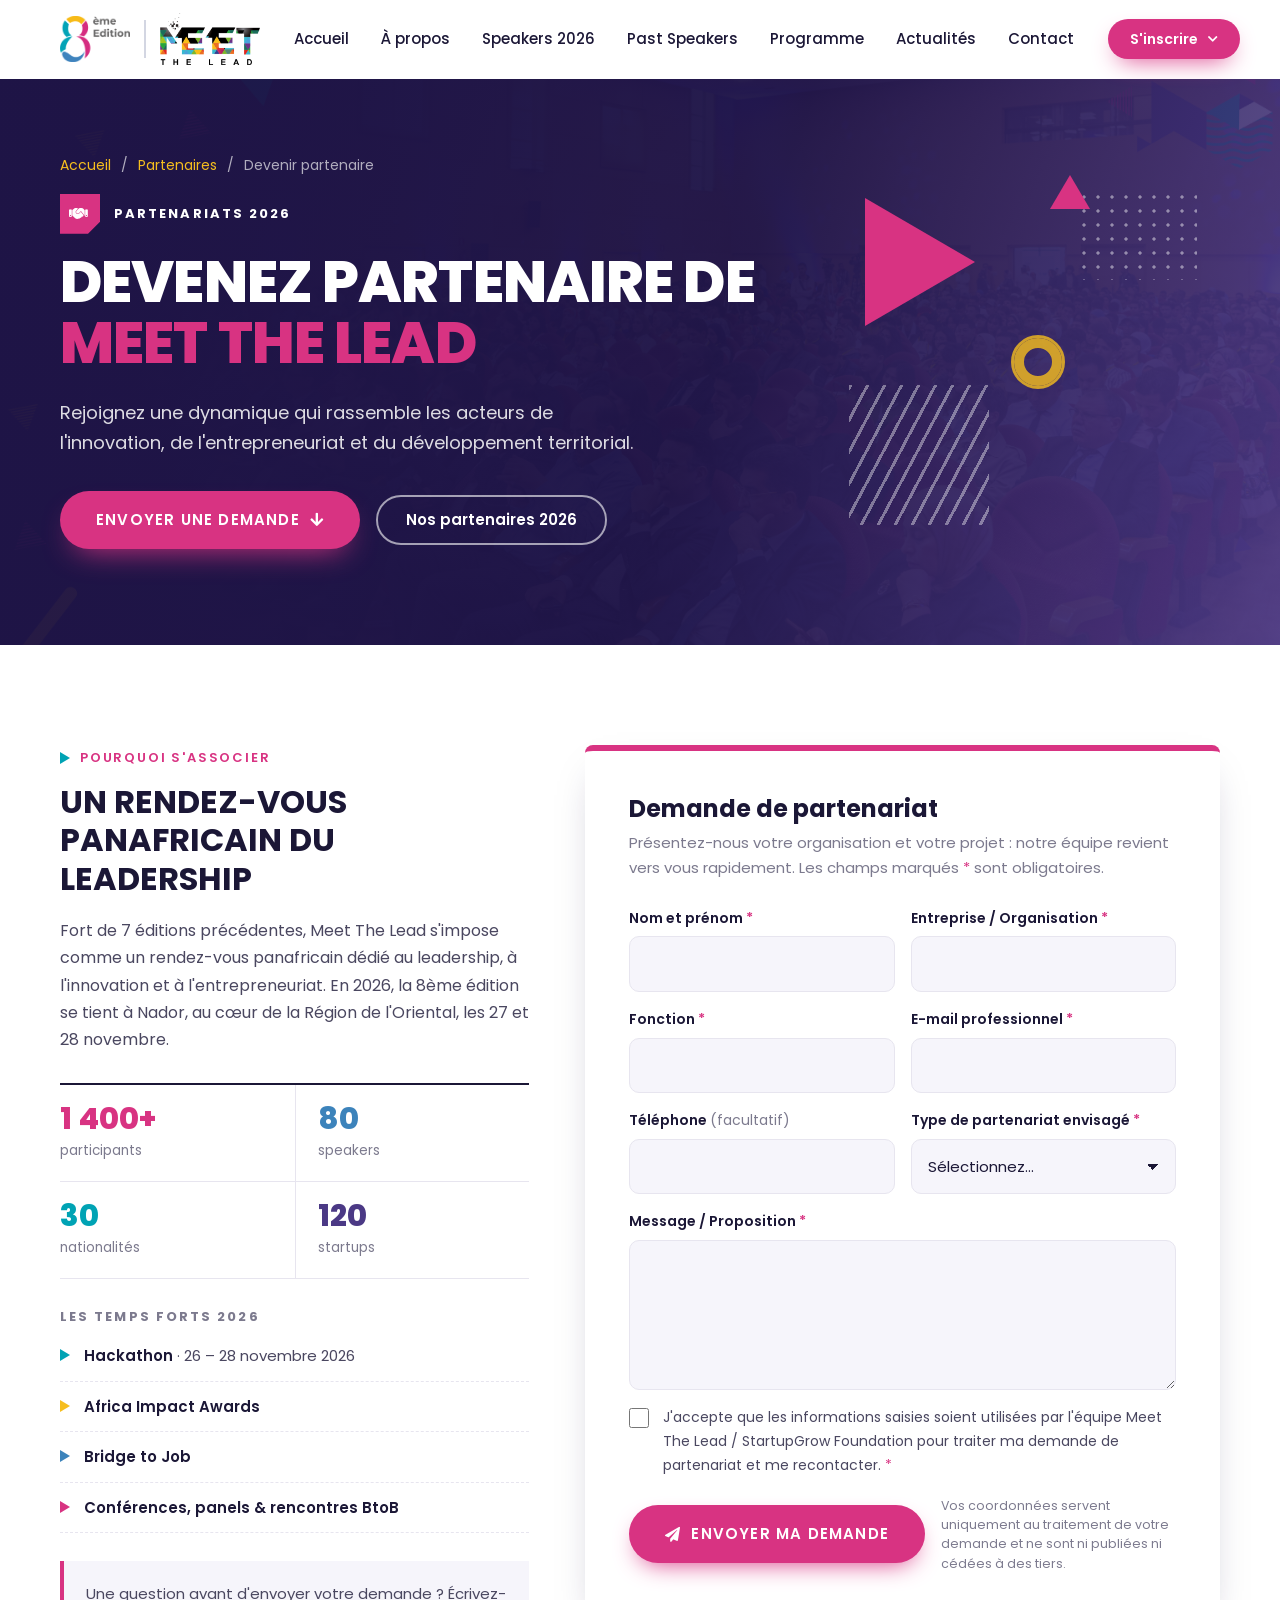
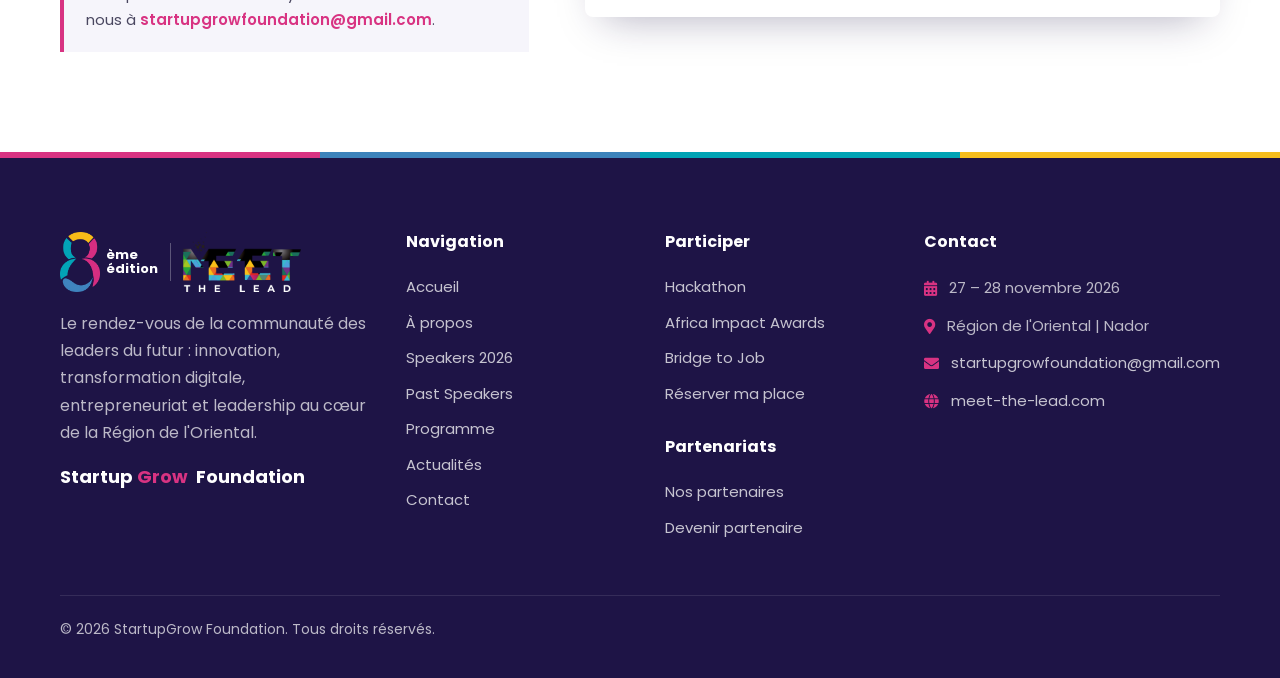
<file: devenir-partenaire/index.html>
<!DOCTYPE html>
<html lang="fr">

<head>
    <meta charset="utf-8">
    <meta name="viewport" content="width=device-width, initial-scale=1">
    <title>Devenir partenaire – Meet The Lead 2026</title>
    <meta name="description" content="Devenez partenaire de Meet The Lead 2026 à Nador : rejoignez une dynamique qui rassemble les acteurs de l'innovation, de l'entrepreneuriat et du développement territorial.">
    <meta name="theme-color" content="#1e1446">
    <meta property="og:title" content="Devenir partenaire – Meet The Lead 2026">
    <meta property="og:description" content="Devenez partenaire de Meet The Lead 2026 à Nador : rejoignez une dynamique qui rassemble les acteurs de l'innovation, de l'entrepreneuriat et du développement territorial.">
    <meta property="og:image" content="../assets/img/mtl/affiche-mtl-2026.jpg">
    <meta property="og:type" content="website">
    <link rel="icon" type="image/png" href="../assets/img/logo/logo.png">

    <link rel="preconnect" href="https://fonts.googleapis.com">
    <link rel="preconnect" href="https://fonts.gstatic.com" crossorigin>
    <link rel="stylesheet" href="https://fonts.googleapis.com/css2?family=Poppins:wght@400;500;600;700;800&display=swap">
    <link rel="stylesheet" href="../assets/css/fontawesome-all.min.css">
    <link rel="stylesheet" href="../assets/css/mtl.css?v=18">
    <link rel="stylesheet" href="../assets/css/mtl-v2.css?v=18">
</head>

<body data-root="../">
    <header class="site-header">
        <div class="container header-inner">
            <a class="brand brand-lockup" href="../index.html" aria-label="Meet The Lead, 8ème édition — accueil"><img class="brand-8" src="../assets/img/logo/8eme-edition.png" alt="8ème édition" width="640" height="419"><span class="brand-sep" aria-hidden="true"></span><img class="brand-mtl" src="../assets/img/logo/logo-mtl.png" alt="Meet The Lead" width="347" height="180"></a>
            <nav class="main-nav" id="main-nav" aria-label="Navigation principale">
                <ul>
                    <li><a href="../index.html">Accueil</a></li>
                    <li><a href="../about.html">À propos</a></li>
                    <li><a href="../index.html#speakers-2026">Speakers 2026</a></li>
                    <li><a href="../spakers.html">Past Speakers</a></li>
                    <li><a href="../schedule.html">Programme</a></li>
                    <li><a href="../blog.html">Actualités</a></li>
                    <li><a href="../contact.html">Contact</a></li>
                </ul>
                <div class="mobile-cta">
                    <p class="mobile-cta-title">S'inscrire</p>
                    <a class="reg-item" href="../hackathon/inscription/" style="--c:var(--teal)"><span class="reg-num" aria-hidden="true">01</span><span><b>Hackathon</b><small>26 – 28 novembre 2026</small></span><i class="fas fa-arrow-right" aria-hidden="true"></i></a>
                    <a class="reg-item is-yellow" href="../africa-impact-awards/nomination/" style="--c:var(--yellow)"><span class="reg-num" aria-hidden="true">02</span><span><b>Africa Impact Awards</b><small>Proposer une nomination</small></span><i class="fas fa-arrow-right" aria-hidden="true"></i></a>
                    <a class="reg-item" href="https://docs.google.com/forms/d/e/1FAIpQLSdHvNRWZFFjvyxHi2My-n6-TUMWklLmdlTL12k4E_YGGOlcfA/viewform?usp=dialog" target="_blank" rel="noopener" data-form-space="bridge-to-job" style="--c:var(--blue)"><span class="reg-num" aria-hidden="true">03</span><span><b>Bridge to Job</b><small>S'inscrire au Job Day</small></span><i class="fas fa-external-link-alt" aria-hidden="true"></i></a>
                    <a class="reg-item" href="https://forms.gle/ZoBgGsGPZ2y3SVkx7" target="_blank" rel="noopener" style="--c:var(--pink)"><span class="reg-num" aria-hidden="true">04</span><span><b>Conférence</b><small>28 novembre 2026 — Nador</small></span><i class="fas fa-external-link-alt" aria-hidden="true"></i></a>
                </div>
            </nav>
            <div class="header-cta">
                <div class="reg-menu">
                    <button type="button" class="btn btn-primary btn-sm reg-toggle" aria-expanded="false" aria-controls="reg-panel">S'inscrire <i class="fas fa-chevron-down" aria-hidden="true"></i></button>
                    <div class="reg-panel" id="reg-panel" hidden>
                        <p class="reg-panel-title">Choisissez votre espace</p>
                        <a class="reg-item" href="../hackathon/inscription/" style="--c:var(--teal)"><span class="reg-num" aria-hidden="true">01</span><span><b>Hackathon</b><small>26 – 28 novembre 2026</small></span><i class="fas fa-arrow-right" aria-hidden="true"></i></a>
                        <a class="reg-item is-yellow" href="../africa-impact-awards/nomination/" style="--c:var(--yellow)"><span class="reg-num" aria-hidden="true">02</span><span><b>Africa Impact Awards</b><small>Proposer une nomination</small></span><i class="fas fa-arrow-right" aria-hidden="true"></i></a>
                        <a class="reg-item" href="https://docs.google.com/forms/d/e/1FAIpQLSdHvNRWZFFjvyxHi2My-n6-TUMWklLmdlTL12k4E_YGGOlcfA/viewform?usp=dialog" target="_blank" rel="noopener" data-form-space="bridge-to-job" style="--c:var(--blue)"><span class="reg-num" aria-hidden="true">03</span><span><b>Bridge to Job</b><small>S'inscrire au Job Day</small></span><i class="fas fa-external-link-alt" aria-hidden="true"></i></a>
                        <a class="reg-item" href="https://forms.gle/ZoBgGsGPZ2y3SVkx7" target="_blank" rel="noopener" style="--c:var(--pink)"><span class="reg-num" aria-hidden="true">04</span><span><b>Conférence</b><small>28 novembre 2026 — Nador</small></span><i class="fas fa-external-link-alt" aria-hidden="true"></i></a>
                        <div class="reg-panel-foot"><a href="../devenir-partenaire/">Devenir partenaire</a></div>
                    </div>
                </div>
                <button class="nav-toggle" type="button" aria-controls="main-nav" aria-expanded="false" aria-label="Menu"><i class="fas fa-bars"></i></button>
            </div>
        </div>
    </header>

    <main>

        <section class="reg-hero" style="--c:var(--pink)">
            <div class="container">
                <div>
                    <nav class="breadcrumb" aria-label="Fil d'Ariane"><a href="../index.html">Accueil</a><span>/</span><a href="../index.html#partenaires">Partenaires</a><span>/</span><span>Devenir partenaire</span></nav>
                    <p class="reg-kicker"><b aria-hidden="true"><i class="fas fa-handshake"></i></b> Partenariats 2026</p>
                    <h1>Devenez partenaire de <span class="accent">Meet The Lead</span></h1>
                    <p class="reg-desc">Rejoignez une dynamique qui rassemble les acteurs de l'innovation, de l'entrepreneuriat et du développement territorial.</p>
                    <div class="reg-actions">
                        <a class="btn btn-lg btn-space" href="#formulaire">Envoyer une demande <i class="fas fa-arrow-down" aria-hidden="true"></i></a>
                        <a class="btn btn-ghost-light" href="../index.html#partenaires">Nos partenaires 2026</a>
                    </div>
                </div>
                <div class="reg-art" aria-hidden="true">
                    <span class="dots"></span><span class="t1"></span><span class="t2"></span><span class="ring"></span><span class="lines"></span>
                </div>
            </div>
        </section>

        <section class="section" id="formulaire">
            <div class="container partner-layout">
                <aside class="partner-aside reveal">
                    <span class="eyebrow">Pourquoi s'associer</span>
                    <h2>Un rendez-vous panafricain du leadership</h2>
                    <p>Fort de 7 éditions précédentes, Meet The Lead s'impose comme un rendez-vous panafricain dédié au leadership, à l'innovation et à l'entrepreneuriat. En 2026, la 8ème édition se tient à Nador, au cœur de la Région de l'Oriental, les 27 et 28 novembre.</p>
                    <div class="partner-figures">
                        <div><b>1 400+</b><span>participants</span></div>
                        <div><b>80</b><span>speakers</span></div>
                        <div><b>30</b><span>nationalités</span></div>
                        <div><b>120</b><span>startups</span></div>
                    </div>
                    <div class="partner-formats">
                        <h3>Les temps forts 2026</h3>
                        <ul>
                            <li><span class="tri" style="--c:var(--teal)"></span><span><a href="../hackathon/inscription/">Hackathon</a> · 26 – 28 novembre 2026</span></li>
                            <li><span class="tri" style="--c:var(--yellow)"></span><span><a href="../africa-impact-awards/nomination/">Africa Impact Awards</a></span></li>
                            <li><span class="tri" style="--c:var(--blue)"></span><span><a href="../bridge-to-job/inscription/">Bridge to Job</a></span></li>
                            <li><span class="tri" style="--c:var(--pink)"></span><span><a href="../schedule.html">Conférences, panels &amp; rencontres BtoB</a></span></li>
                        </ul>
                    </div>
                    <div class="partner-contact">
                        <p>Une question avant d'envoyer votre demande ? Écrivez-nous à <a href="mailto:startupgrowfoundation@gmail.com">startupgrowfoundation@gmail.com</a>.</p>
                    </div>
                </aside>

                <div class="form-card is-partner reveal">
                    <h2>Demande de partenariat</h2>
                    <p class="form-intro">Présentez-nous votre organisation et votre projet : notre équipe revient vers vous rapidement. Les champs marqués <span class="req">*</span> sont obligatoires.</p>
                    <form id="partner-form" novalidate>
                        <div class="form-row">
                            <div class="field">
                                    <label for="p-nom">Nom et prénom <span class="req" aria-hidden="true">*</span></label>
                                    <input id="p-nom" name="nom" type="text" autocomplete="name" required maxlength="120" data-validate aria-describedby="p-nom-err">
                                    <span class="field-error" id="p-nom-err" hidden></span>
                                </div>
                            <div class="field">
                                    <label for="p-org">Entreprise / Organisation <span class="req" aria-hidden="true">*</span></label>
                                    <input id="p-org" name="organisation" type="text" autocomplete="organization" required maxlength="160" data-validate aria-describedby="p-org-err">
                                    <span class="field-error" id="p-org-err" hidden></span>
                                </div>
                        </div>
                        <div class="form-row">
                            <div class="field">
                                    <label for="p-fonction">Fonction <span class="req" aria-hidden="true">*</span></label>
                                    <input id="p-fonction" name="fonction" type="text" autocomplete="organization-title" required maxlength="120" data-validate aria-describedby="p-fonction-err">
                                    <span class="field-error" id="p-fonction-err" hidden></span>
                                </div>
                            <div class="field">
                                    <label for="p-email">E-mail professionnel <span class="req" aria-hidden="true">*</span></label>
                                    <input id="p-email" name="email" type="email" autocomplete="email" inputmode="email" required maxlength="160" data-validate aria-describedby="p-email-err">
                                    <span class="field-error" id="p-email-err" hidden></span>
                                </div>
                        </div>
                        <div class="form-row">
                            <div class="field">
                                    <label for="p-tel">Téléphone <span class="opt">(facultatif)</span></label>
                                    <input id="p-tel" name="telephone" type="tel" autocomplete="tel" inputmode="tel" maxlength="20" data-validate aria-describedby="p-tel-err">
                                    <span class="field-error" id="p-tel-err" hidden></span>
                                </div>
                            <div class="field">
                                <label for="p-type">Type de partenariat envisagé <span class="req" aria-hidden="true">*</span></label>
                                <select id="p-type" name="type" required data-validate aria-describedby="p-type-err" data-msg="Merci de choisir un type de partenariat.">
                                    <option value="">Sélectionnez…</option>
                                    <option>Partenariat institutionnel</option>
                                    <option>Sponsoring</option>
                                    <option>Partenariat technique</option>
                                    <option>Partenariat média</option>
                                    <option>Autre</option>
                                </select>
                                <span class="field-error" id="p-type-err" hidden></span>
                            </div>
                        </div>
                        <div class="field">
                            <label for="p-message">Message / Proposition <span class="req" aria-hidden="true">*</span></label>
                            <textarea id="p-message" name="message" required maxlength="4000" data-validate aria-describedby="p-message-err"></textarea>
                            <span class="field-error" id="p-message-err" hidden></span>
                        </div>
                        <div class="field consent-field">
                            <label class="consent" for="p-consent">
                                <input id="p-consent" name="consent" type="checkbox" required data-validate aria-describedby="p-consent-err" data-msg="Votre accord est nécessaire pour traiter votre demande.">
                                <span>J'accepte que les informations saisies soient utilisées par l'équipe Meet The Lead / StartupGrow Foundation pour traiter ma demande de partenariat et me recontacter. <span class="req" aria-hidden="true">*</span></span>
                            </label>
                            <span class="field-error" id="p-consent-err" hidden></span>
                        </div>
                        <div class="hp-field" aria-hidden="true">
                            <label for="p-website">Ne pas remplir ce champ</label>
                            <input id="p-website" name="_honey" type="text" tabindex="-1" autocomplete="off">
                        </div>
                        <div class="form-actions">
                            <button type="submit" class="btn btn-primary btn-lg"><i class="fas fa-paper-plane" aria-hidden="true"></i> Envoyer ma demande</button>
                            <p class="privacy-note">Vos coordonnées servent uniquement au traitement de votre demande et ne sont ni publiées ni cédées à des tiers.</p>
                        </div>
                        <p class="form-status" role="status" aria-live="polite" tabindex="-1"></p>
                    </form>
                </div>
            </div>
        </section>
    </main>

    <footer class="site-footer">
        <div class="container">
            <div class="footer-grid">
                <div>
                    <div class="footer-logo"><a class="brand brand-lockup is-light" href="../index.html" aria-label="Meet The Lead, 8ème édition — accueil"><img class="brand-8" src="../assets/img/logo/8.png" alt="8" width="277" height="420"><span class="brand-8-txt">ème<br>édition</span><span class="brand-sep" aria-hidden="true"></span><img class="brand-mtl" src="../assets/img/logo/logo-mtl-light.png" alt="Meet The Lead" width="353" height="180"></a></div>
                    <p>Le rendez-vous de la communauté des leaders du futur : innovation, transformation digitale, entrepreneuriat et leadership au cœur de la Région de l'Oriental.</p>
                    <div class="organizer">Startup<span>Grow</span>&nbsp;Foundation</div>
                </div>
                <div>
                    <h4>Navigation</h4>
                    <ul class="footer-links">
                        <li><a href="../index.html">Accueil</a></li>
                        <li><a href="../about.html">À propos</a></li>
                        <li><a href="../index.html#speakers-2026">Speakers 2026</a></li>
                    <li><a href="../spakers.html">Past Speakers</a></li>
                        <li><a href="../schedule.html">Programme</a></li>
                        <li><a href="../blog.html">Actualités</a></li>
                        <li><a href="../contact.html">Contact</a></li>
                    </ul>
                </div>
                <div>
                    <h4>Participer</h4>
                    <ul class="footer-links">
                        <li><a href="../hackathon/inscription/">Hackathon</a></li>
                        <li><a href="../africa-impact-awards/nomination/">Africa Impact Awards</a></li>
                        <li><a href="../bridge-to-job/inscription/">Bridge to Job</a></li>
                        <li><a href="https://forms.gle/ZoBgGsGPZ2y3SVkx7" target="_blank" rel="noopener">Réserver ma place</a></li>
                    </ul>
                    <h4 class="footer-sub">Partenariats</h4>
                    <ul class="footer-links">
                        <li><a href="../index.html#partenaires">Nos partenaires</a></li>
                        <li><a href="../devenir-partenaire/">Devenir partenaire</a></li>
                    </ul>
                </div>
                <div>
                    <h4>Contact</h4>
                    <ul class="footer-contact">
                        <li><i class="fas fa-calendar-alt"></i><span>27 – 28 novembre 2026</span></li>
                        <li><i class="fas fa-map-marker-alt"></i><span>Région de l'Oriental | Nador</span></li>
                        <li><i class="fas fa-envelope"></i><a href="mailto:startupgrowfoundation@gmail.com">startupgrowfoundation@gmail.com</a></li>
                        <li><i class="fas fa-globe"></i><a href="https://meet-the-lead.com">meet-the-lead.com</a></li>
                    </ul>
                </div>
            </div>
            <div class="footer-bottom">
                <p>© 2026 StartupGrow Foundation. Tous droits réservés.</p>
            </div>
        </div>
    </footer>

    <button class="back-top" type="button" aria-label="Retour en haut"><i class="fas fa-arrow-up"></i></button>

    <script src="../assets/js/mtl-data.js?v=18"></script>
    <script src="../assets/js/mtl.js?v=18"></script>
</body>

</html>
</file>
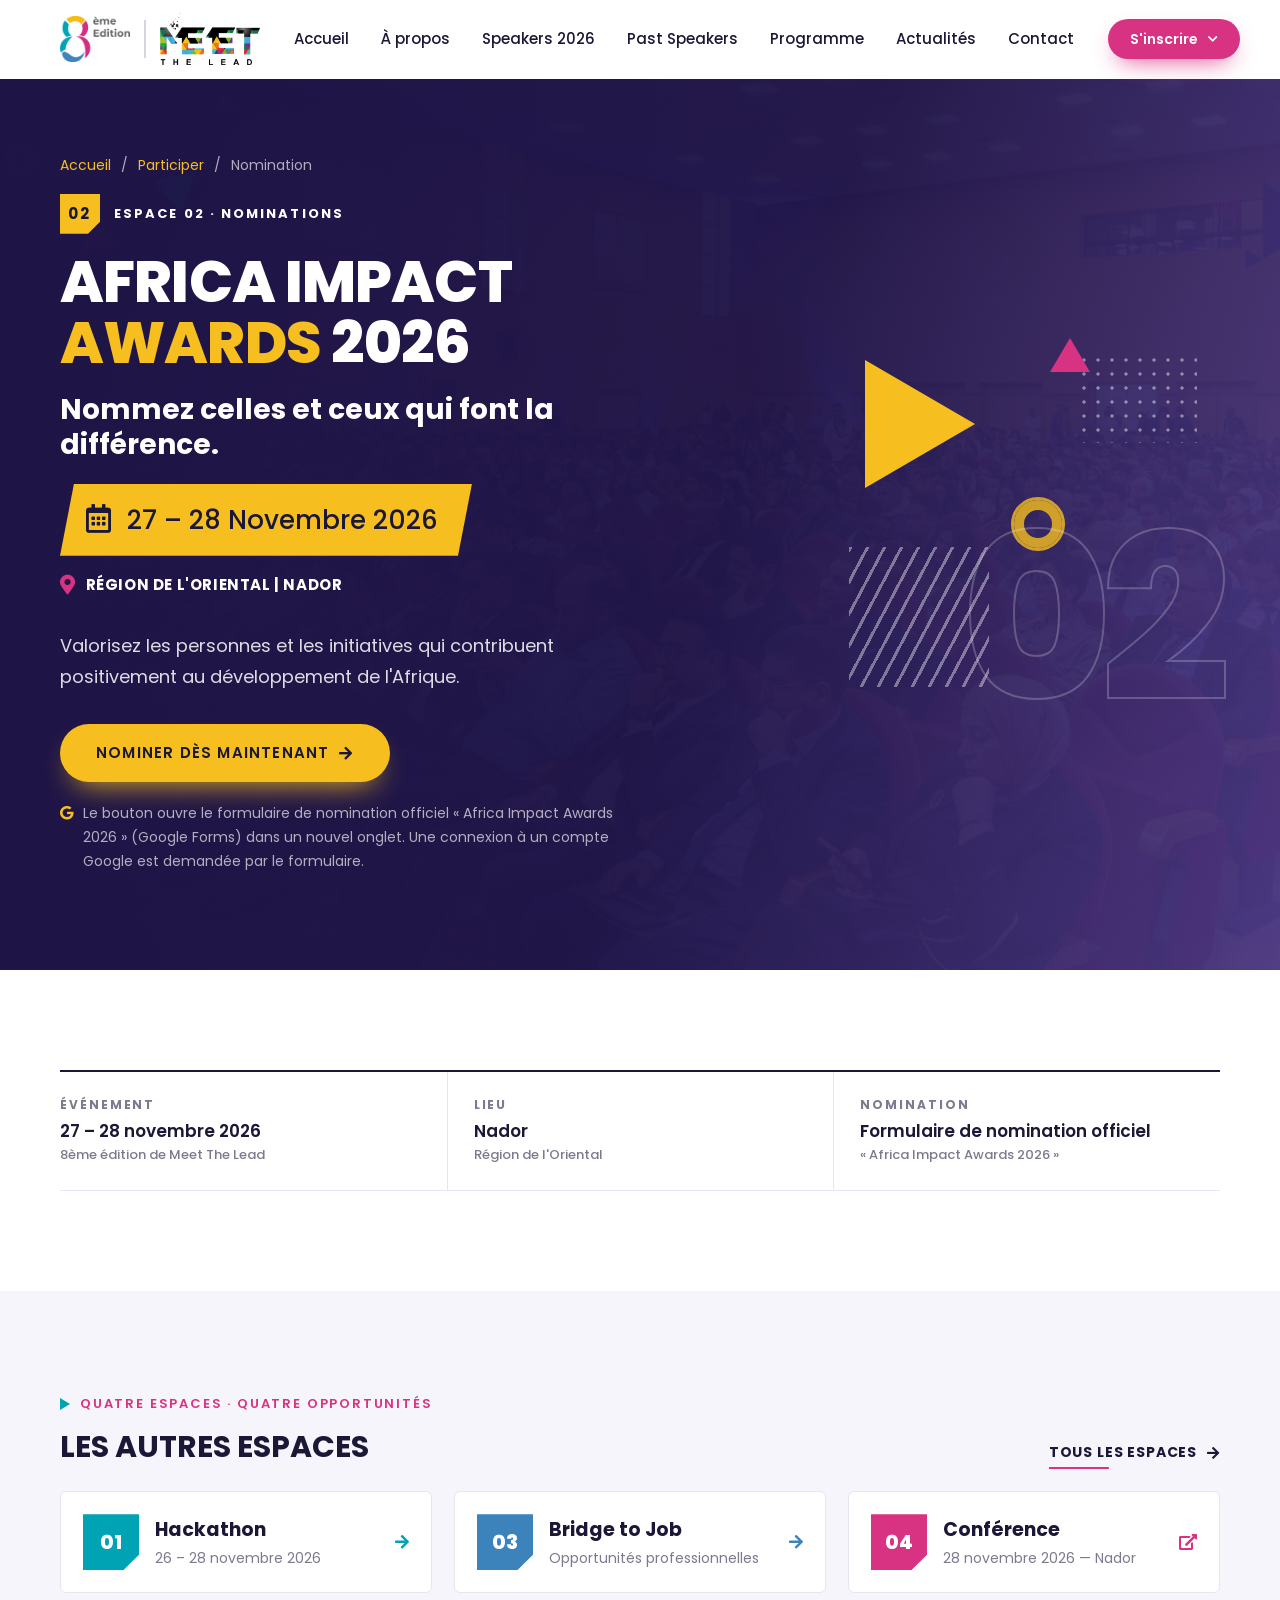
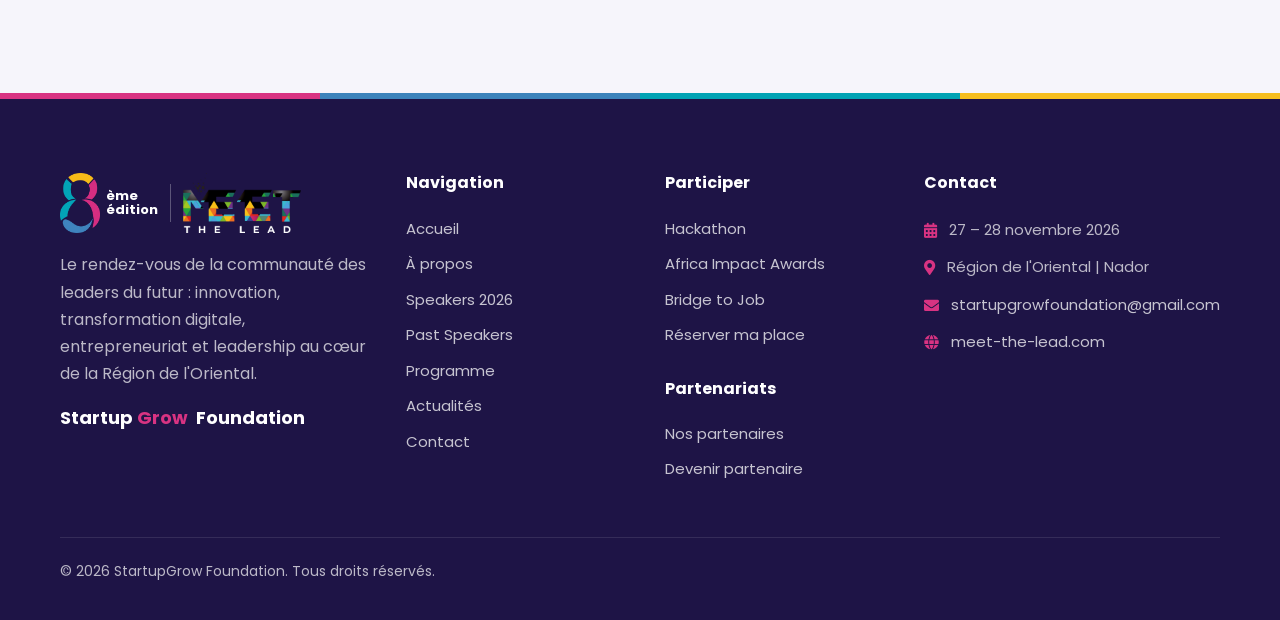
<file: africa-impact-awards/inscription/index.html>
<!DOCTYPE html>
<html lang="fr">

<head>
    <meta charset="utf-8">
    <meta name="viewport" content="width=device-width, initial-scale=1">
    <title>Nomination Africa Impact Awards 2026 – Meet The Lead</title>
    <!-- Ancienne adresse (liens déjà partagés) : redirection vers la page de nomination -->
    <link rel="canonical" href="https://meet-the-lead.com/africa-impact-awards/nomination/">
    <meta name="robots" content="noindex, follow">
    <meta http-equiv="refresh" content="0; url=../nomination/">
    <script>location.replace("../nomination/" + location.search + location.hash);</script>
    <link rel="icon" type="image/png" href="../../assets/img/logo/logo.png">
    <style>body{margin:0;min-height:100vh;display:grid;place-items:center;font-family:Poppins,system-ui,sans-serif;background:#1e1446;color:#fff;text-align:center;padding:20px}a{color:#f6be1e;font-weight:600}</style>
</head>

<body>
    <p>Les Africa Impact Awards 2026 passent aux nominations.<br><a href="../nomination/">Accéder à la page de nomination</a></p>
</body>

</html>
</file>
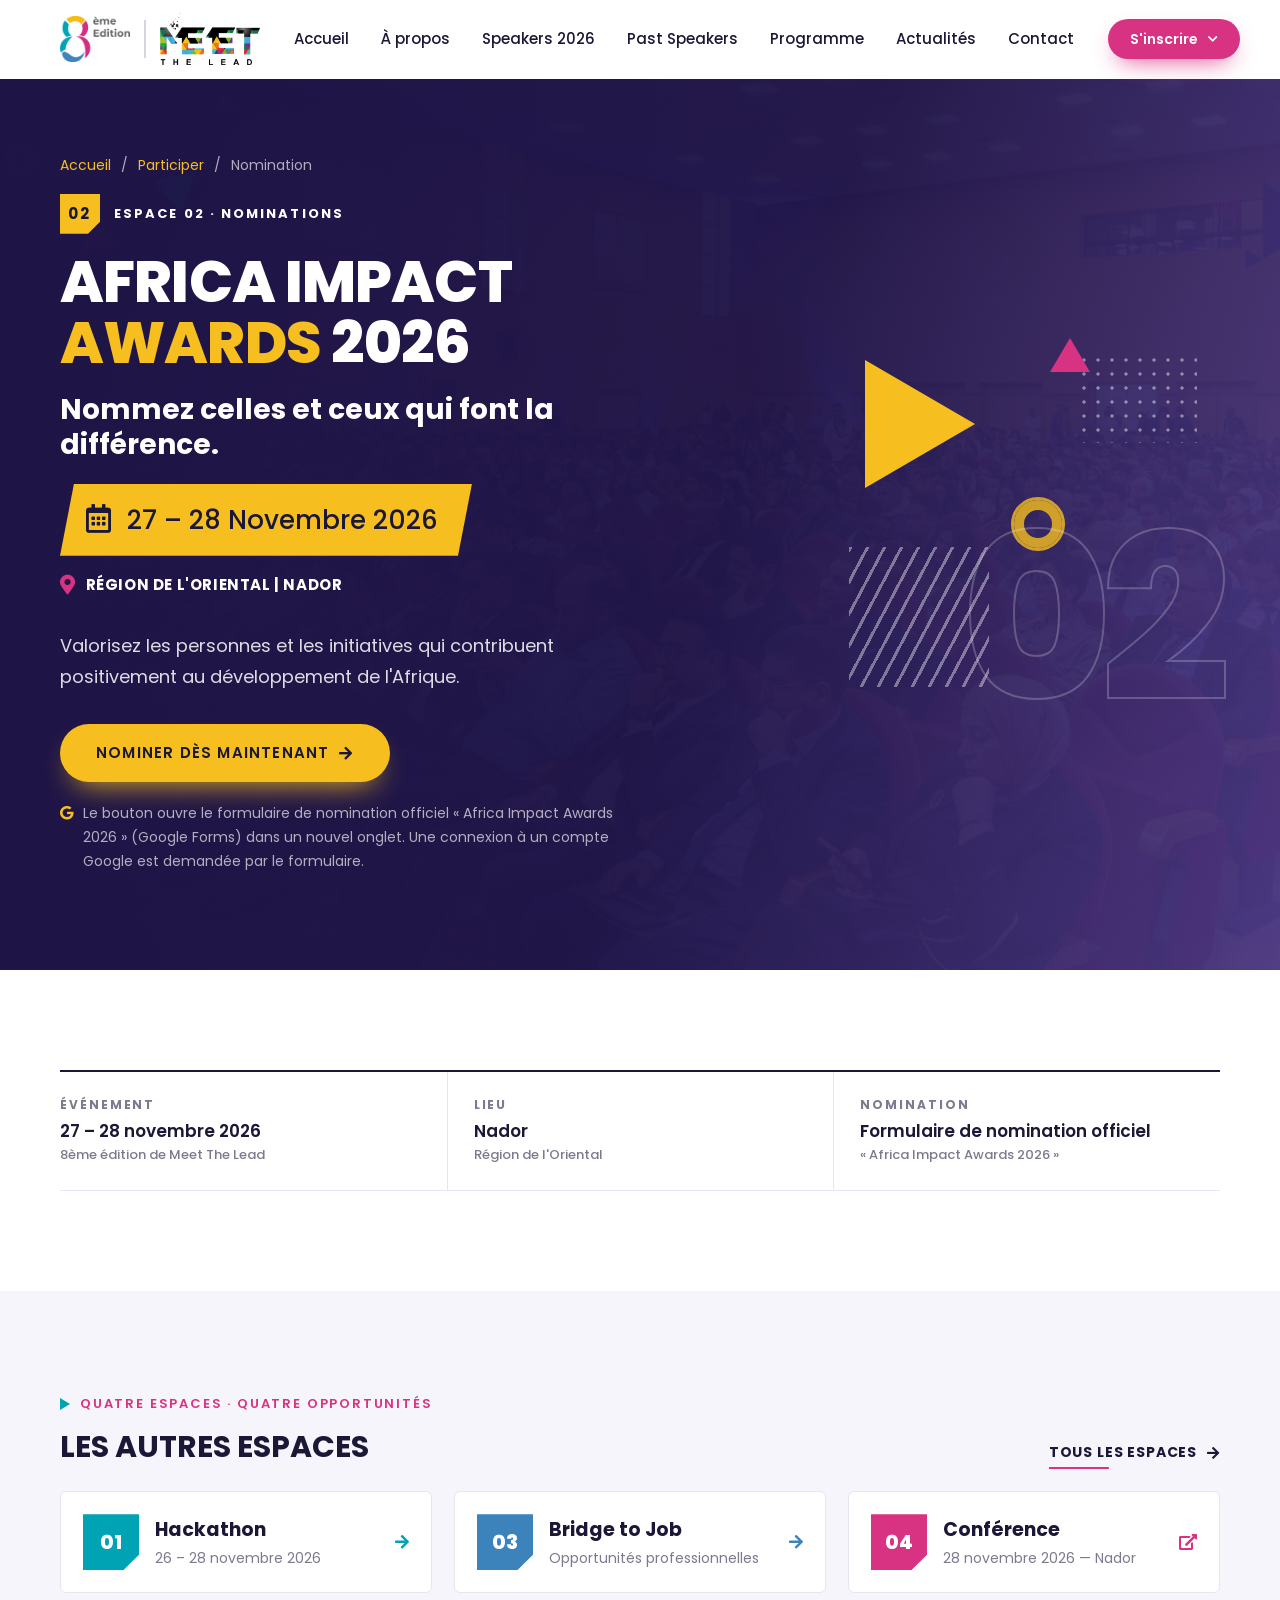
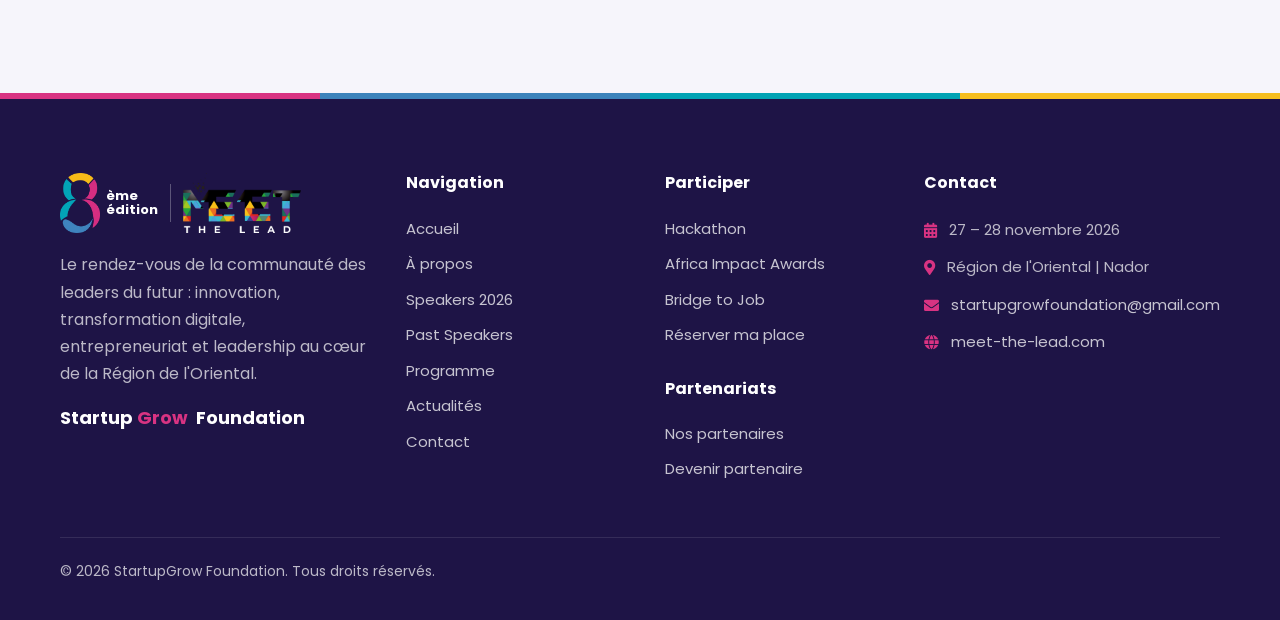
<file: africa-impact-awards/nomination/index.html>
<!DOCTYPE html>
<html lang="fr">

<head>
    <meta charset="utf-8">
    <meta name="viewport" content="width=device-width, initial-scale=1">
    <title>Nomination Africa Impact Awards 2026 – Meet The Lead</title>
    <meta name="description" content="Africa Impact Awards 2026 : nommez celles et ceux qui font la différence. Proposez une nomination pour valoriser les personnes et les initiatives qui contribuent positivement au développement de l'Afrique.">
    <link rel="canonical" href="https://meet-the-lead.com/africa-impact-awards/nomination/">
    <meta name="theme-color" content="#1e1446">
    <meta property="og:title" content="Nomination Africa Impact Awards 2026 – Meet The Lead">
    <meta property="og:description" content="Africa Impact Awards 2026 : nommez celles et ceux qui font la différence. Proposez une nomination pour valoriser les personnes et les initiatives qui contribuent positivement au développement de l'Afrique.">
    <meta property="og:url" content="https://meet-the-lead.com/africa-impact-awards/nomination/">
    <meta property="og:image" content="../../assets/img/mtl/affiche-mtl-2026.jpg">
    <meta property="og:type" content="website">
    <link rel="icon" type="image/png" href="../../assets/img/logo/logo.png">

    <link rel="preconnect" href="https://fonts.googleapis.com">
    <link rel="preconnect" href="https://fonts.gstatic.com" crossorigin>
    <link rel="stylesheet" href="https://fonts.googleapis.com/css2?family=Poppins:wght@400;500;600;700;800&display=swap">
    <link rel="stylesheet" href="../../assets/css/fontawesome-all.min.css">
    <link rel="stylesheet" href="../../assets/css/mtl.css?v=18">
    <link rel="stylesheet" href="../../assets/css/mtl-v2.css?v=18">
</head>

<body data-root="../../">
    <header class="site-header">
        <div class="container header-inner">
            <a class="brand brand-lockup" href="../../index.html" aria-label="Meet The Lead, 8ème édition — accueil"><img class="brand-8" src="../../assets/img/logo/8eme-edition.png" alt="8ème édition" width="640" height="419"><span class="brand-sep" aria-hidden="true"></span><img class="brand-mtl" src="../../assets/img/logo/logo-mtl.png" alt="Meet The Lead" width="347" height="180"></a>
            <nav class="main-nav" id="main-nav" aria-label="Navigation principale">
                <ul>
                    <li><a href="../../index.html">Accueil</a></li>
                    <li><a href="../../about.html">À propos</a></li>
                    <li><a href="../../index.html#speakers-2026">Speakers 2026</a></li>
                    <li><a href="../../spakers.html">Past Speakers</a></li>
                    <li><a href="../../schedule.html">Programme</a></li>
                    <li><a href="../../blog.html">Actualités</a></li>
                    <li><a href="../../contact.html">Contact</a></li>
                </ul>
                <div class="mobile-cta">
                    <p class="mobile-cta-title">S'inscrire</p>
                    <a class="reg-item" href="../../hackathon/inscription/" style="--c:var(--teal)"><span class="reg-num" aria-hidden="true">01</span><span><b>Hackathon</b><small>26 – 28 novembre 2026</small></span><i class="fas fa-arrow-right" aria-hidden="true"></i></a>
                    <a class="reg-item is-yellow" href="../../africa-impact-awards/nomination/" style="--c:var(--yellow)"><span class="reg-num" aria-hidden="true">02</span><span><b>Africa Impact Awards</b><small>Proposer une nomination</small></span><i class="fas fa-arrow-right" aria-hidden="true"></i></a>
                    <a class="reg-item" href="https://docs.google.com/forms/d/e/1FAIpQLSdHvNRWZFFjvyxHi2My-n6-TUMWklLmdlTL12k4E_YGGOlcfA/viewform?usp=dialog" target="_blank" rel="noopener" data-form-space="bridge-to-job" style="--c:var(--blue)"><span class="reg-num" aria-hidden="true">03</span><span><b>Bridge to Job</b><small>S'inscrire au Job Day</small></span><i class="fas fa-external-link-alt" aria-hidden="true"></i></a>
                    <a class="reg-item" href="https://forms.gle/ZoBgGsGPZ2y3SVkx7" target="_blank" rel="noopener" style="--c:var(--pink)"><span class="reg-num" aria-hidden="true">04</span><span><b>Conférence</b><small>28 novembre 2026 — Nador</small></span><i class="fas fa-external-link-alt" aria-hidden="true"></i></a>
                </div>
            </nav>
            <div class="header-cta">
                <div class="reg-menu">
                    <button type="button" class="btn btn-primary btn-sm reg-toggle" aria-expanded="false" aria-controls="reg-panel">S'inscrire <i class="fas fa-chevron-down" aria-hidden="true"></i></button>
                    <div class="reg-panel" id="reg-panel" hidden>
                        <p class="reg-panel-title">Choisissez votre espace</p>
                        <a class="reg-item" href="../../hackathon/inscription/" style="--c:var(--teal)"><span class="reg-num" aria-hidden="true">01</span><span><b>Hackathon</b><small>26 – 28 novembre 2026</small></span><i class="fas fa-arrow-right" aria-hidden="true"></i></a>
                        <a class="reg-item is-yellow" href="../../africa-impact-awards/nomination/" style="--c:var(--yellow)"><span class="reg-num" aria-hidden="true">02</span><span><b>Africa Impact Awards</b><small>Proposer une nomination</small></span><i class="fas fa-arrow-right" aria-hidden="true"></i></a>
                        <a class="reg-item" href="https://docs.google.com/forms/d/e/1FAIpQLSdHvNRWZFFjvyxHi2My-n6-TUMWklLmdlTL12k4E_YGGOlcfA/viewform?usp=dialog" target="_blank" rel="noopener" data-form-space="bridge-to-job" style="--c:var(--blue)"><span class="reg-num" aria-hidden="true">03</span><span><b>Bridge to Job</b><small>S'inscrire au Job Day</small></span><i class="fas fa-external-link-alt" aria-hidden="true"></i></a>
                        <a class="reg-item" href="https://forms.gle/ZoBgGsGPZ2y3SVkx7" target="_blank" rel="noopener" style="--c:var(--pink)"><span class="reg-num" aria-hidden="true">04</span><span><b>Conférence</b><small>28 novembre 2026 — Nador</small></span><i class="fas fa-external-link-alt" aria-hidden="true"></i></a>
                        <div class="reg-panel-foot"><a href="../../devenir-partenaire/">Devenir partenaire</a></div>
                    </div>
                </div>
                <button class="nav-toggle" type="button" aria-controls="main-nav" aria-expanded="false" aria-label="Menu"><i class="fas fa-bars"></i></button>
            </div>
        </div>
    </header>

    <main>

        <section class="reg-hero is-yellow" style="--c:var(--yellow)">
            <div class="container">
                <div>
                    <nav class="breadcrumb" aria-label="Fil d'Ariane"><a href="../../index.html">Accueil</a><span>/</span><a href="../../index.html#inscriptions">Participer</a><span>/</span><span>Nomination</span></nav>
                    <p class="reg-kicker"><b aria-hidden="true">02</b> Espace 02 · Nominations</p>
                    <h1>Africa Impact <span class="accent">Awards</span> 2026</h1>
                    <p class="reg-lead">Nommez celles et ceux qui font la différence.</p>
                    <div class="date-band"><i class="far fa-calendar-alt" aria-hidden="true"></i> 27 – 28 Novembre 2026</div>
                    <div class="place"><i class="fas fa-map-marker-alt" aria-hidden="true"></i> Région de l'Oriental | Nador</div>
                    <p class="reg-desc">Valorisez les personnes et les initiatives qui contribuent positivement au développement de l'Afrique.</p>
                    <div class="reg-actions">
                        <a class="btn btn-lg btn-space" href="#" data-form-space="africa-impact-awards">Nominer dès maintenant <i class="fas fa-arrow-right" aria-hidden="true"></i></a>
                    </div>
                    <p class="reg-hint"><i class="fab fa-google" aria-hidden="true"></i><span>Le bouton ouvre le formulaire de nomination officiel « Africa Impact Awards 2026 » (Google Forms) dans un nouvel onglet. Une connexion à un compte Google est demandée par le formulaire.</span></p>
                </div>
                <div class="reg-art" aria-hidden="true">
                    <span class="dots"></span><span class="t1"></span><span class="t2"></span><span class="ring"></span><span class="lines"></span>
                    <span class="big-num">02</span>
                </div>
            </div>
        </section>

        <section class="section">
            <div class="container">
                <div class="reg-info reveal">
                    <div><h2>Événement</h2><p>27 – 28 novembre 2026<small>8ème édition de Meet The Lead</small></p></div>
                    <div><h2>Lieu</h2><p>Nador<small>Région de l'Oriental</small></p></div>
                    <div><h2>Nomination</h2><p>Formulaire de nomination officiel<small>« Africa Impact Awards 2026 »</small></p></div>
                </div>

            </div>
        </section>

        <section class="section section-soft">
            <div class="container">
                <div class="others-head">
                    <div>
                        <span class="eyebrow">Quatre espaces · quatre opportunités</span>
                        <h2>Les autres espaces</h2>
                    </div>
                    <a class="link-arrow" href="../../index.html#inscriptions">Tous les espaces <i class="fas fa-arrow-right" aria-hidden="true"></i></a>
                </div>
                <div class="others">
                    <a class="other-card " href="../../hackathon/inscription/" style="--c:var(--teal)">
                        <span class="num" aria-hidden="true">01</span>
                        <span><b>Hackathon</b><small>26 – 28 novembre 2026</small></span>
                        <i class="fas fa-arrow-right" aria-hidden="true"></i>
                    </a>
                    <a class="other-card " href="../../bridge-to-job/inscription/" style="--c:var(--blue)">
                        <span class="num" aria-hidden="true">03</span>
                        <span><b>Bridge to Job</b><small>Opportunités professionnelles</small></span>
                        <i class="fas fa-arrow-right" aria-hidden="true"></i>
                    </a>
                    <a class="other-card" href="https://forms.gle/ZoBgGsGPZ2y3SVkx7" target="_blank" rel="noopener" style="--c:var(--pink)">
                        <span class="num" aria-hidden="true">04</span>
                        <span><b>Conférence</b><small>28 novembre 2026 — Nador</small></span>
                        <i class="fas fa-external-link-alt" aria-hidden="true"></i>
                    </a>
                </div>
            </div>
        </section>
    </main>

    <footer class="site-footer">
        <div class="container">
            <div class="footer-grid">
                <div>
                    <div class="footer-logo"><a class="brand brand-lockup is-light" href="../../index.html" aria-label="Meet The Lead, 8ème édition — accueil"><img class="brand-8" src="../../assets/img/logo/8.png" alt="8" width="277" height="420"><span class="brand-8-txt">ème<br>édition</span><span class="brand-sep" aria-hidden="true"></span><img class="brand-mtl" src="../../assets/img/logo/logo-mtl-light.png" alt="Meet The Lead" width="353" height="180"></a></div>
                    <p>Le rendez-vous de la communauté des leaders du futur : innovation, transformation digitale, entrepreneuriat et leadership au cœur de la Région de l'Oriental.</p>
                    <div class="organizer">Startup<span>Grow</span>&nbsp;Foundation</div>
                </div>
                <div>
                    <h4>Navigation</h4>
                    <ul class="footer-links">
                        <li><a href="../../index.html">Accueil</a></li>
                        <li><a href="../../about.html">À propos</a></li>
                        <li><a href="../../index.html#speakers-2026">Speakers 2026</a></li>
                    <li><a href="../../spakers.html">Past Speakers</a></li>
                        <li><a href="../../schedule.html">Programme</a></li>
                        <li><a href="../../blog.html">Actualités</a></li>
                        <li><a href="../../contact.html">Contact</a></li>
                    </ul>
                </div>
                <div>
                    <h4>Participer</h4>
                    <ul class="footer-links">
                        <li><a href="../../hackathon/inscription/">Hackathon</a></li>
                        <li><a href="../../africa-impact-awards/nomination/">Africa Impact Awards</a></li>
                        <li><a href="../../bridge-to-job/inscription/">Bridge to Job</a></li>
                        <li><a href="https://forms.gle/ZoBgGsGPZ2y3SVkx7" target="_blank" rel="noopener">Réserver ma place</a></li>
                    </ul>
                    <h4 class="footer-sub">Partenariats</h4>
                    <ul class="footer-links">
                        <li><a href="../../index.html#partenaires">Nos partenaires</a></li>
                        <li><a href="../../devenir-partenaire/">Devenir partenaire</a></li>
                    </ul>
                </div>
                <div>
                    <h4>Contact</h4>
                    <ul class="footer-contact">
                        <li><i class="fas fa-calendar-alt"></i><span>27 – 28 novembre 2026</span></li>
                        <li><i class="fas fa-map-marker-alt"></i><span>Région de l'Oriental | Nador</span></li>
                        <li><i class="fas fa-envelope"></i><a href="mailto:startupgrowfoundation@gmail.com">startupgrowfoundation@gmail.com</a></li>
                        <li><i class="fas fa-globe"></i><a href="https://meet-the-lead.com">meet-the-lead.com</a></li>
                    </ul>
                </div>
            </div>
            <div class="footer-bottom">
                <p>© 2026 StartupGrow Foundation. Tous droits réservés.</p>
            </div>
        </div>
    </footer>

    <button class="back-top" type="button" aria-label="Retour en haut"><i class="fas fa-arrow-up"></i></button>

    <script src="../../assets/js/mtl-data.js?v=18"></script>
    <script src="../../assets/js/mtl.js?v=18"></script>
</body>

</html>
</file>
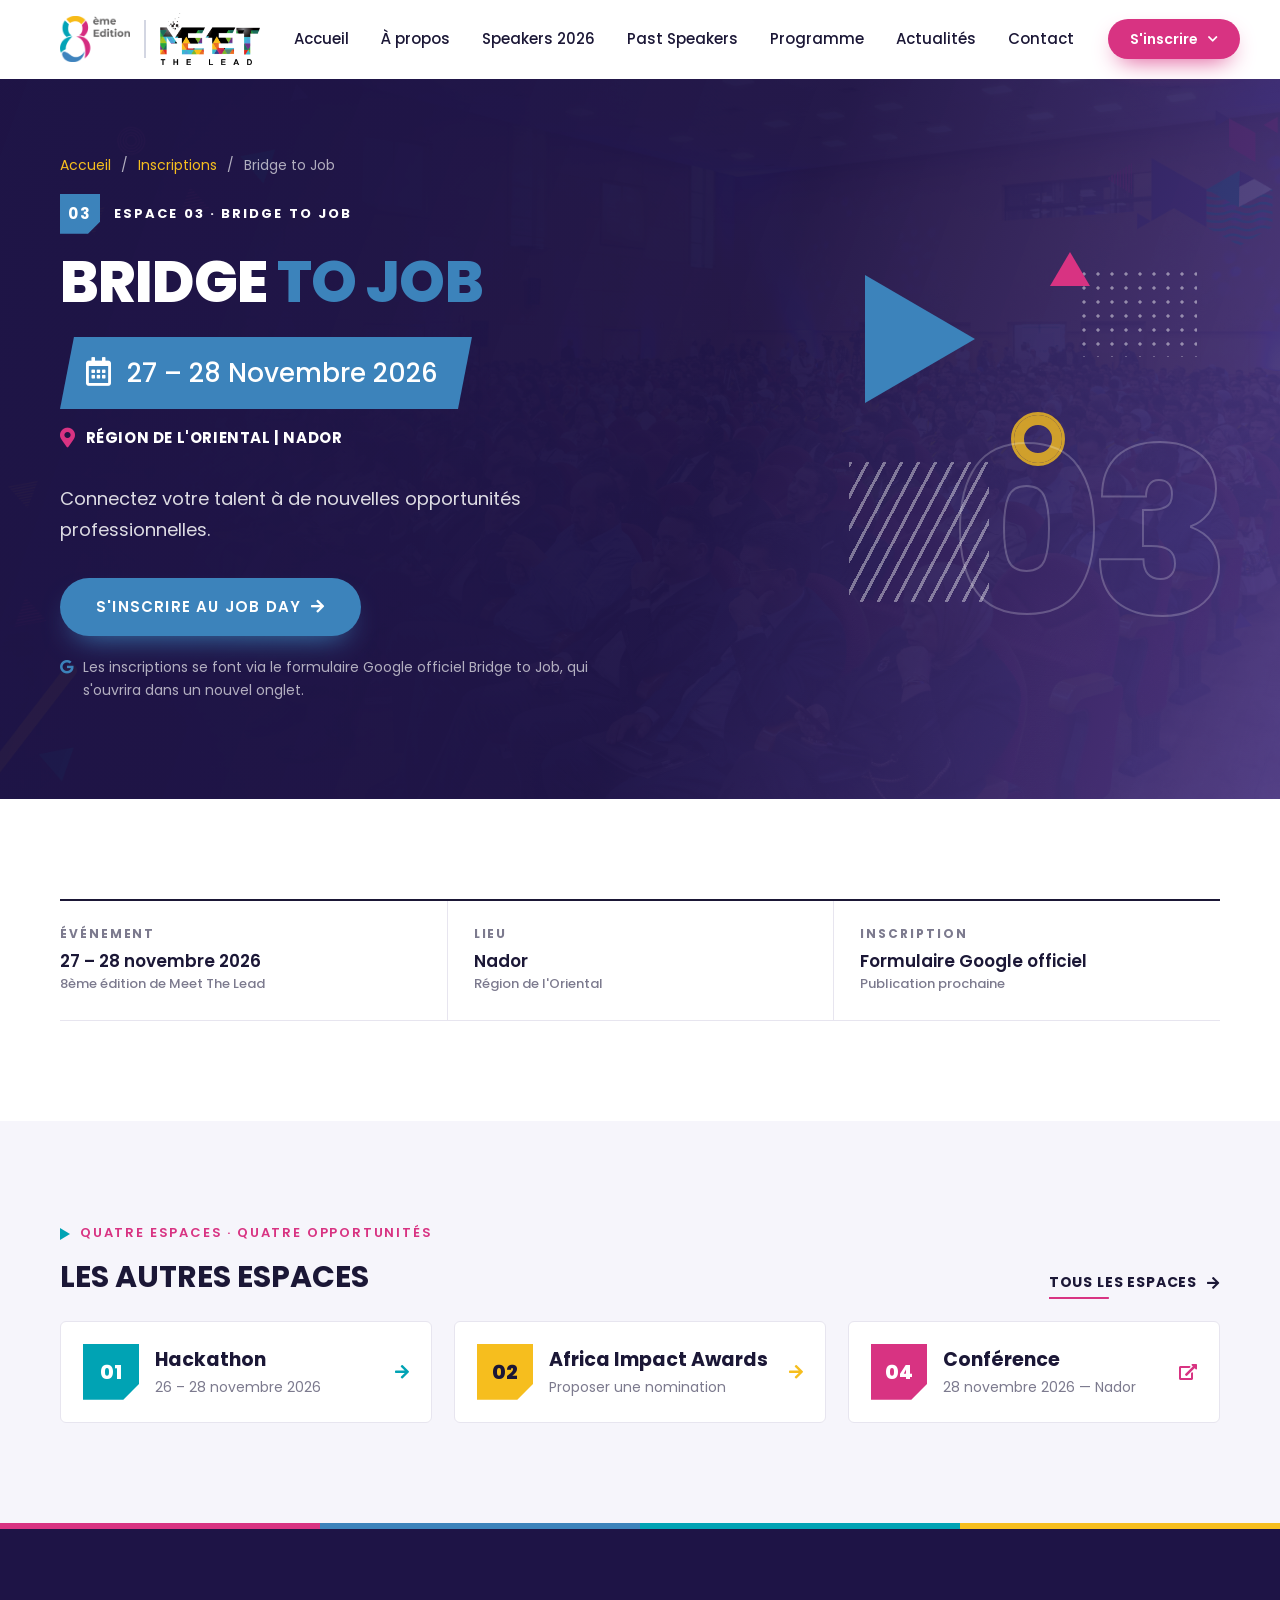
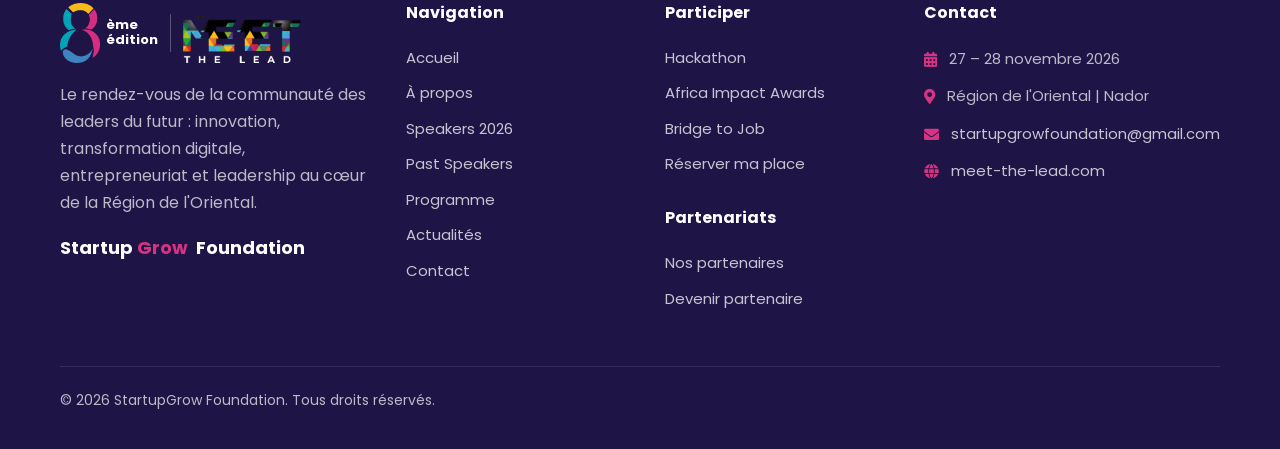
<file: bridge-to-job/inscription/index.html>
<!DOCTYPE html>
<html lang="fr">

<head>
    <meta charset="utf-8">
    <meta name="viewport" content="width=device-width, initial-scale=1">
    <title>Bridge to Job – Meet The Lead 2026</title>
    <meta name="description" content="Bridge to Job : connectez votre talent à de nouvelles opportunités professionnelles lors de la 8ème édition de Meet The Lead à Nador.">
    <meta name="theme-color" content="#1e1446">
    <meta property="og:title" content="Bridge to Job – Meet The Lead 2026">
    <meta property="og:description" content="Bridge to Job : connectez votre talent à de nouvelles opportunités professionnelles lors de la 8ème édition de Meet The Lead à Nador.">
    <meta property="og:image" content="../../assets/img/mtl/affiche-mtl-2026.jpg">
    <meta property="og:type" content="website">
    <link rel="icon" type="image/png" href="../../assets/img/logo/logo.png">

    <link rel="preconnect" href="https://fonts.googleapis.com">
    <link rel="preconnect" href="https://fonts.gstatic.com" crossorigin>
    <link rel="stylesheet" href="https://fonts.googleapis.com/css2?family=Poppins:wght@400;500;600;700;800&display=swap">
    <link rel="stylesheet" href="../../assets/css/fontawesome-all.min.css">
    <link rel="stylesheet" href="../../assets/css/mtl.css?v=18">
    <link rel="stylesheet" href="../../assets/css/mtl-v2.css?v=18">
</head>

<body data-root="../../">
    <header class="site-header">
        <div class="container header-inner">
            <a class="brand brand-lockup" href="../../index.html" aria-label="Meet The Lead, 8ème édition — accueil"><img class="brand-8" src="../../assets/img/logo/8eme-edition.png" alt="8ème édition" width="640" height="419"><span class="brand-sep" aria-hidden="true"></span><img class="brand-mtl" src="../../assets/img/logo/logo-mtl.png" alt="Meet The Lead" width="347" height="180"></a>
            <nav class="main-nav" id="main-nav" aria-label="Navigation principale">
                <ul>
                    <li><a href="../../index.html">Accueil</a></li>
                    <li><a href="../../about.html">À propos</a></li>
                    <li><a href="../../index.html#speakers-2026">Speakers 2026</a></li>
                    <li><a href="../../spakers.html">Past Speakers</a></li>
                    <li><a href="../../schedule.html">Programme</a></li>
                    <li><a href="../../blog.html">Actualités</a></li>
                    <li><a href="../../contact.html">Contact</a></li>
                </ul>
                <div class="mobile-cta">
                    <p class="mobile-cta-title">S'inscrire</p>
                    <a class="reg-item" href="../../hackathon/inscription/" style="--c:var(--teal)"><span class="reg-num" aria-hidden="true">01</span><span><b>Hackathon</b><small>26 – 28 novembre 2026</small></span><i class="fas fa-arrow-right" aria-hidden="true"></i></a>
                    <a class="reg-item is-yellow" href="../../africa-impact-awards/nomination/" style="--c:var(--yellow)"><span class="reg-num" aria-hidden="true">02</span><span><b>Africa Impact Awards</b><small>Proposer une nomination</small></span><i class="fas fa-arrow-right" aria-hidden="true"></i></a>
                    <a class="reg-item" href="https://docs.google.com/forms/d/e/1FAIpQLSdHvNRWZFFjvyxHi2My-n6-TUMWklLmdlTL12k4E_YGGOlcfA/viewform?usp=dialog" target="_blank" rel="noopener" data-form-space="bridge-to-job" style="--c:var(--blue)"><span class="reg-num" aria-hidden="true">03</span><span><b>Bridge to Job</b><small>S'inscrire au Job Day</small></span><i class="fas fa-external-link-alt" aria-hidden="true"></i></a>
                    <a class="reg-item" href="https://forms.gle/ZoBgGsGPZ2y3SVkx7" target="_blank" rel="noopener" style="--c:var(--pink)"><span class="reg-num" aria-hidden="true">04</span><span><b>Conférence</b><small>28 novembre 2026 — Nador</small></span><i class="fas fa-external-link-alt" aria-hidden="true"></i></a>
                </div>
            </nav>
            <div class="header-cta">
                <div class="reg-menu">
                    <button type="button" class="btn btn-primary btn-sm reg-toggle" aria-expanded="false" aria-controls="reg-panel">S'inscrire <i class="fas fa-chevron-down" aria-hidden="true"></i></button>
                    <div class="reg-panel" id="reg-panel" hidden>
                        <p class="reg-panel-title">Choisissez votre espace</p>
                        <a class="reg-item" href="../../hackathon/inscription/" style="--c:var(--teal)"><span class="reg-num" aria-hidden="true">01</span><span><b>Hackathon</b><small>26 – 28 novembre 2026</small></span><i class="fas fa-arrow-right" aria-hidden="true"></i></a>
                        <a class="reg-item is-yellow" href="../../africa-impact-awards/nomination/" style="--c:var(--yellow)"><span class="reg-num" aria-hidden="true">02</span><span><b>Africa Impact Awards</b><small>Proposer une nomination</small></span><i class="fas fa-arrow-right" aria-hidden="true"></i></a>
                        <a class="reg-item" href="https://docs.google.com/forms/d/e/1FAIpQLSdHvNRWZFFjvyxHi2My-n6-TUMWklLmdlTL12k4E_YGGOlcfA/viewform?usp=dialog" target="_blank" rel="noopener" data-form-space="bridge-to-job" style="--c:var(--blue)"><span class="reg-num" aria-hidden="true">03</span><span><b>Bridge to Job</b><small>S'inscrire au Job Day</small></span><i class="fas fa-external-link-alt" aria-hidden="true"></i></a>
                        <a class="reg-item" href="https://forms.gle/ZoBgGsGPZ2y3SVkx7" target="_blank" rel="noopener" style="--c:var(--pink)"><span class="reg-num" aria-hidden="true">04</span><span><b>Conférence</b><small>28 novembre 2026 — Nador</small></span><i class="fas fa-external-link-alt" aria-hidden="true"></i></a>
                        <div class="reg-panel-foot"><a href="../../devenir-partenaire/">Devenir partenaire</a></div>
                    </div>
                </div>
                <button class="nav-toggle" type="button" aria-controls="main-nav" aria-expanded="false" aria-label="Menu"><i class="fas fa-bars"></i></button>
            </div>
        </div>
    </header>

    <main>

        <section class="reg-hero " style="--c:var(--blue)">
            <div class="container">
                <div>
                    <nav class="breadcrumb" aria-label="Fil d'Ariane"><a href="../../index.html">Accueil</a><span>/</span><a href="../../index.html#inscriptions">Inscriptions</a><span>/</span><span>Bridge to Job</span></nav>
                    <p class="reg-kicker"><b aria-hidden="true">03</b> Espace 03 · Bridge to Job</p>
                    <h1>Bridge <span class="accent">to Job</span></h1>
                    <div class="date-band"><i class="far fa-calendar-alt" aria-hidden="true"></i> 27 – 28 Novembre 2026</div>
                    <div class="place"><i class="fas fa-map-marker-alt" aria-hidden="true"></i> Région de l'Oriental | Nador</div>
                    <p class="reg-desc">Connectez votre talent à de nouvelles opportunités professionnelles.</p>
                    <div class="reg-actions">
                        <a class="btn btn-lg btn-space" href="https://docs.google.com/forms/d/e/1FAIpQLSdHvNRWZFFjvyxHi2My-n6-TUMWklLmdlTL12k4E_YGGOlcfA/viewform?usp=dialog" target="_blank" rel="noopener" data-form-space="bridge-to-job">S'inscrire au Job Day <i class="fas fa-arrow-right" aria-hidden="true"></i></a>
                    </div>
                    <p class="reg-hint"><i class="fab fa-google" aria-hidden="true"></i><span>Les inscriptions se font via le formulaire Google officiel Bridge to Job, qui s'ouvrira dans un nouvel onglet.</span></p>
                    <div class="reg-pending" data-space-pending-note="bridge-to-job" hidden>Le formulaire d'inscription Bridge to Job sera publié très prochainement sur cette page. En attendant, vous pouvez <a href="https://forms.gle/ZoBgGsGPZ2y3SVkx7" target="_blank" rel="noopener">réserver votre place à l'événement</a> ou <a href="../../contact.html">nous contacter</a>.</div>
                </div>
                <div class="reg-art" aria-hidden="true">
                    <span class="dots"></span><span class="t1"></span><span class="t2"></span><span class="ring"></span><span class="lines"></span>
                    <span class="big-num">03</span>
                </div>
            </div>
        </section>

        <section class="section">
            <div class="container">
                <div class="reg-info reveal">
                    <div><h2>Événement</h2><p>27 – 28 novembre 2026<small>8ème édition de Meet The Lead</small></p></div>
                    <div><h2>Lieu</h2><p>Nador<small>Région de l'Oriental</small></p></div>
                    <div><h2>Inscription</h2><p>Formulaire Google officiel<small>Publication prochaine</small></p></div>
                </div>

            </div>
        </section>

        <section class="section section-soft">
            <div class="container">
                <div class="others-head">
                    <div>
                        <span class="eyebrow">Quatre espaces · quatre opportunités</span>
                        <h2>Les autres espaces</h2>
                    </div>
                    <a class="link-arrow" href="../../index.html#inscriptions">Tous les espaces <i class="fas fa-arrow-right" aria-hidden="true"></i></a>
                </div>
                <div class="others">
                    <a class="other-card " href="../../hackathon/inscription/" style="--c:var(--teal)">
                        <span class="num" aria-hidden="true">01</span>
                        <span><b>Hackathon</b><small>26 – 28 novembre 2026</small></span>
                        <i class="fas fa-arrow-right" aria-hidden="true"></i>
                    </a>
                    <a class="other-card is-yellow" href="../../africa-impact-awards/nomination/" style="--c:var(--yellow)">
                        <span class="num" aria-hidden="true">02</span>
                        <span><b>Africa Impact Awards</b><small>Proposer une nomination</small></span>
                        <i class="fas fa-arrow-right" aria-hidden="true"></i>
                    </a>
                    <a class="other-card" href="https://forms.gle/ZoBgGsGPZ2y3SVkx7" target="_blank" rel="noopener" style="--c:var(--pink)">
                        <span class="num" aria-hidden="true">04</span>
                        <span><b>Conférence</b><small>28 novembre 2026 — Nador</small></span>
                        <i class="fas fa-external-link-alt" aria-hidden="true"></i>
                    </a>
                </div>
            </div>
        </section>
    </main>

    <footer class="site-footer">
        <div class="container">
            <div class="footer-grid">
                <div>
                    <div class="footer-logo"><a class="brand brand-lockup is-light" href="../../index.html" aria-label="Meet The Lead, 8ème édition — accueil"><img class="brand-8" src="../../assets/img/logo/8.png" alt="8" width="277" height="420"><span class="brand-8-txt">ème<br>édition</span><span class="brand-sep" aria-hidden="true"></span><img class="brand-mtl" src="../../assets/img/logo/logo-mtl-light.png" alt="Meet The Lead" width="353" height="180"></a></div>
                    <p>Le rendez-vous de la communauté des leaders du futur : innovation, transformation digitale, entrepreneuriat et leadership au cœur de la Région de l'Oriental.</p>
                    <div class="organizer">Startup<span>Grow</span>&nbsp;Foundation</div>
                </div>
                <div>
                    <h4>Navigation</h4>
                    <ul class="footer-links">
                        <li><a href="../../index.html">Accueil</a></li>
                        <li><a href="../../about.html">À propos</a></li>
                        <li><a href="../../index.html#speakers-2026">Speakers 2026</a></li>
                    <li><a href="../../spakers.html">Past Speakers</a></li>
                        <li><a href="../../schedule.html">Programme</a></li>
                        <li><a href="../../blog.html">Actualités</a></li>
                        <li><a href="../../contact.html">Contact</a></li>
                    </ul>
                </div>
                <div>
                    <h4>Participer</h4>
                    <ul class="footer-links">
                        <li><a href="../../hackathon/inscription/">Hackathon</a></li>
                        <li><a href="../../africa-impact-awards/nomination/">Africa Impact Awards</a></li>
                        <li><a href="../../bridge-to-job/inscription/">Bridge to Job</a></li>
                        <li><a href="https://forms.gle/ZoBgGsGPZ2y3SVkx7" target="_blank" rel="noopener">Réserver ma place</a></li>
                    </ul>
                    <h4 class="footer-sub">Partenariats</h4>
                    <ul class="footer-links">
                        <li><a href="../../index.html#partenaires">Nos partenaires</a></li>
                        <li><a href="../../devenir-partenaire/">Devenir partenaire</a></li>
                    </ul>
                </div>
                <div>
                    <h4>Contact</h4>
                    <ul class="footer-contact">
                        <li><i class="fas fa-calendar-alt"></i><span>27 – 28 novembre 2026</span></li>
                        <li><i class="fas fa-map-marker-alt"></i><span>Région de l'Oriental | Nador</span></li>
                        <li><i class="fas fa-envelope"></i><a href="mailto:startupgrowfoundation@gmail.com">startupgrowfoundation@gmail.com</a></li>
                        <li><i class="fas fa-globe"></i><a href="https://meet-the-lead.com">meet-the-lead.com</a></li>
                    </ul>
                </div>
            </div>
            <div class="footer-bottom">
                <p>© 2026 StartupGrow Foundation. Tous droits réservés.</p>
            </div>
        </div>
    </footer>

    <button class="back-top" type="button" aria-label="Retour en haut"><i class="fas fa-arrow-up"></i></button>

    <script src="../../assets/js/mtl-data.js?v=18"></script>
    <script src="../../assets/js/mtl.js?v=18"></script>
</body>

</html>
</file>
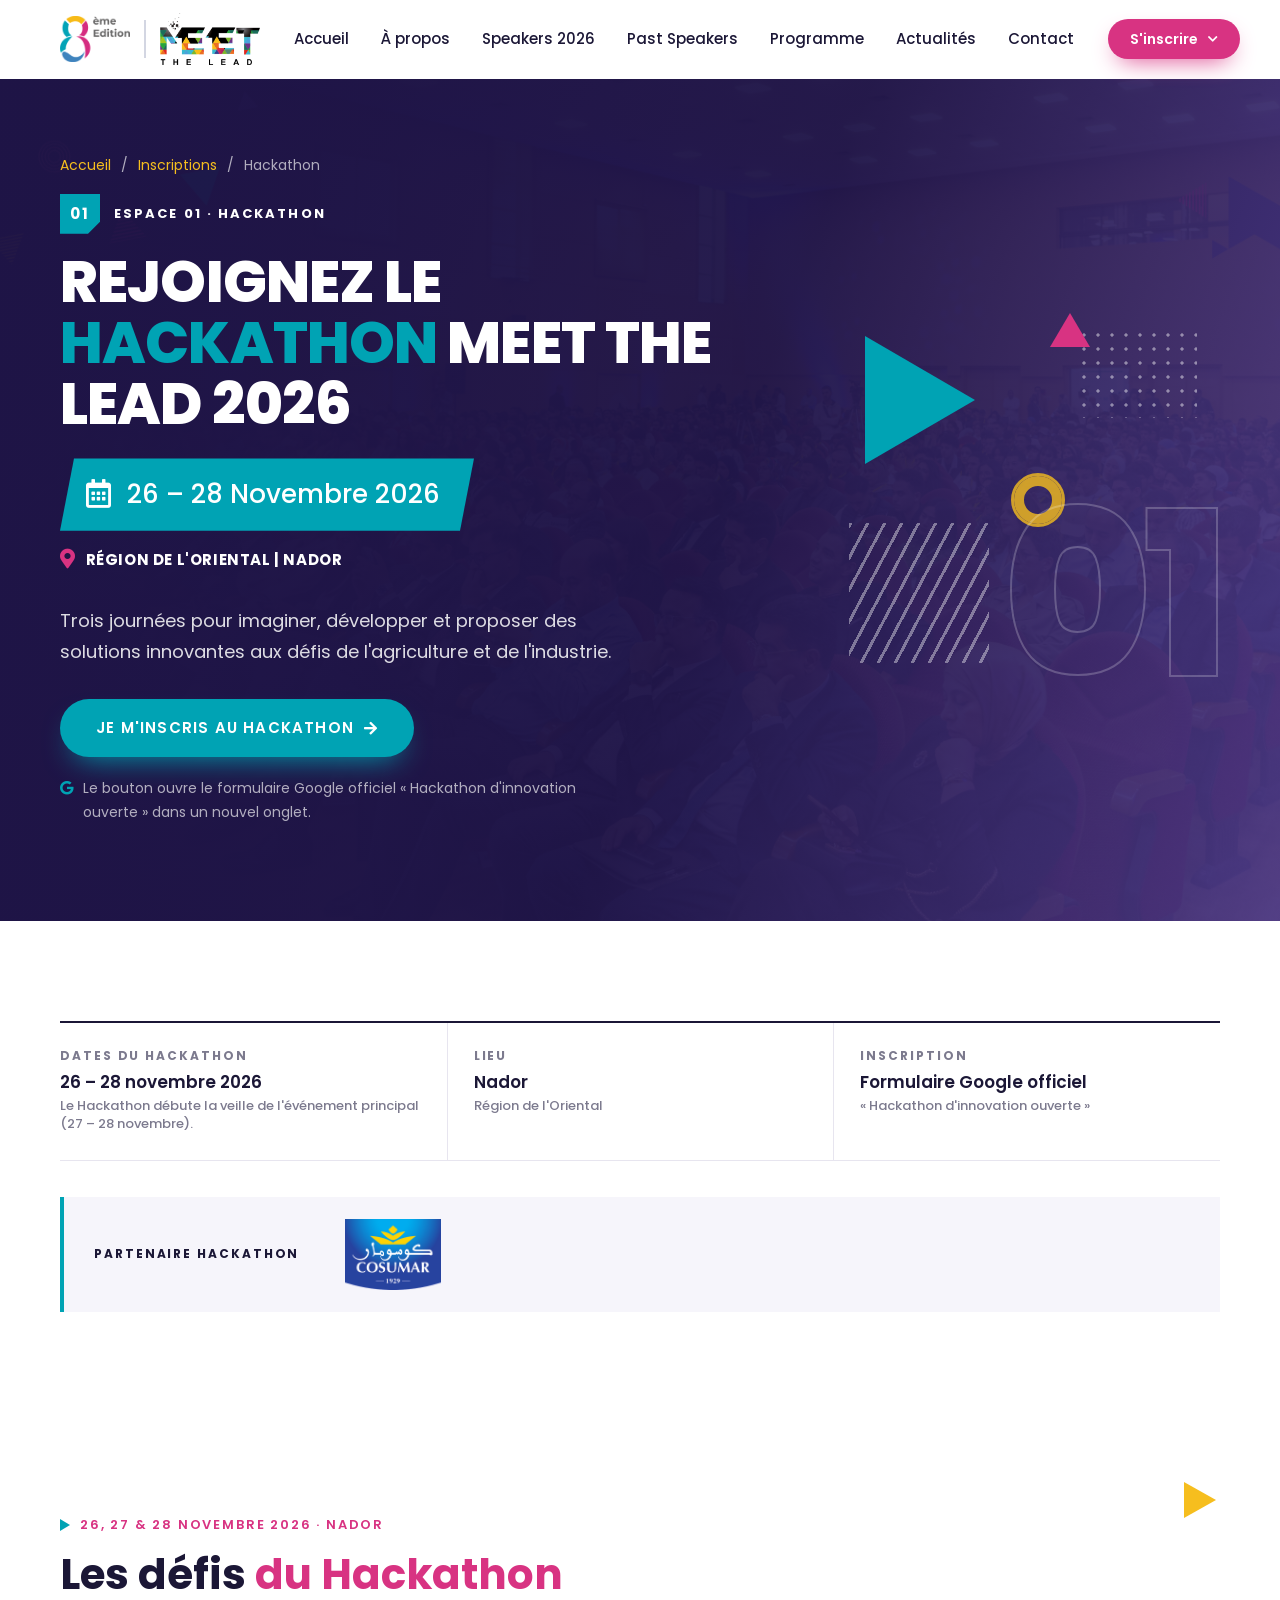
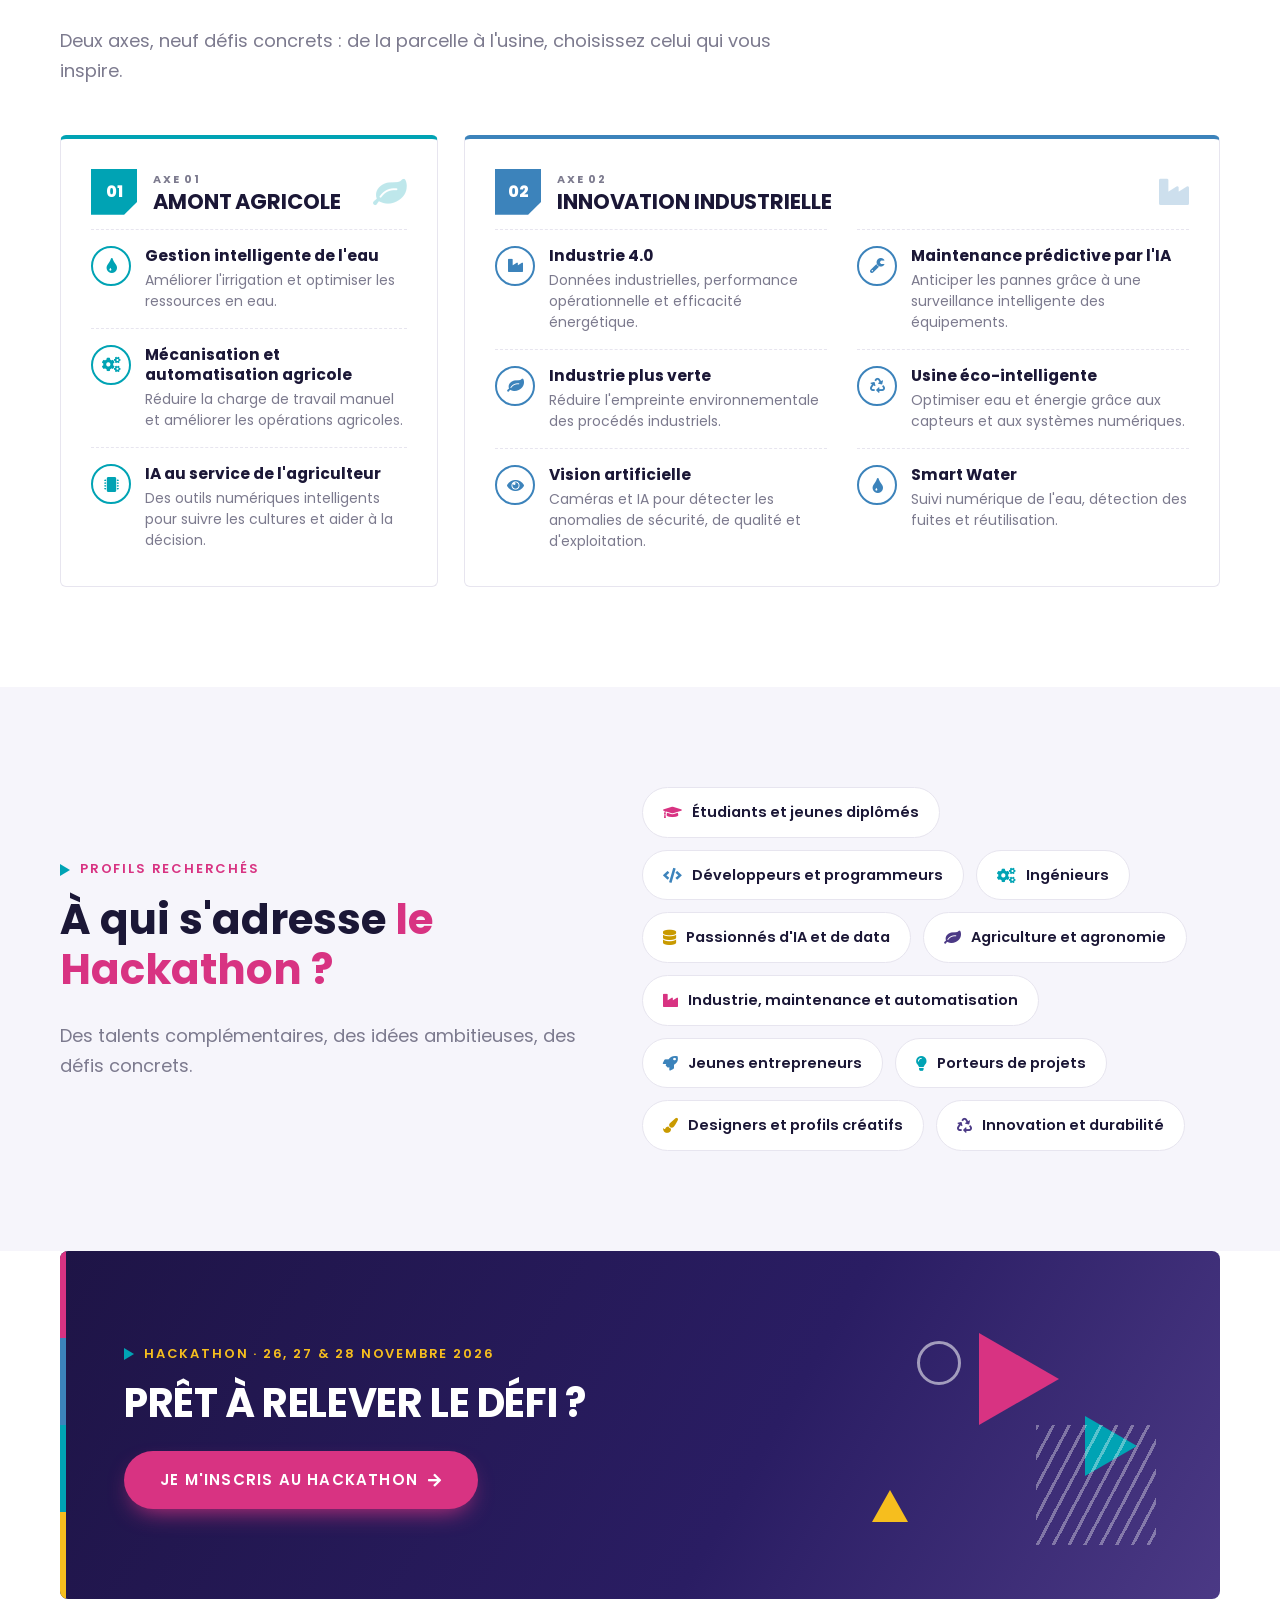
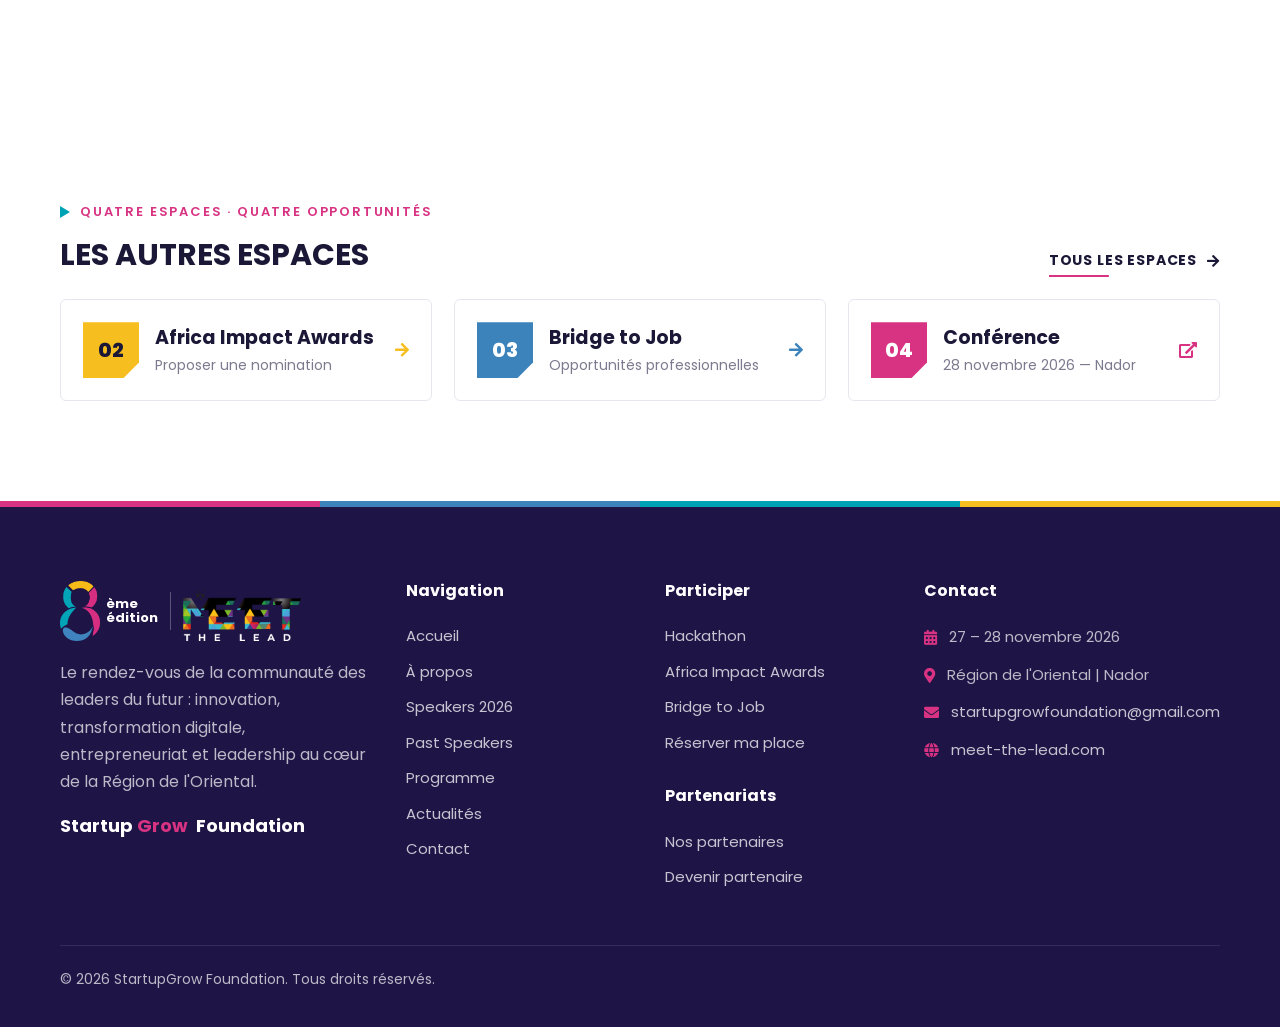
<file: hackathon/inscription/index.html>
<!DOCTYPE html>
<html lang="fr">

<head>
    <meta charset="utf-8">
    <meta name="viewport" content="width=device-width, initial-scale=1">
    <title>Inscription Hackathon – Meet The Lead 2026 · 26-28 novembre · Nador</title>
    <meta name="description" content="Rejoignez le Hackathon Meet The Lead 2026, du 26 au 28 novembre à Nador : trois journées pour imaginer, développer et proposer des solutions innovantes aux défis de l'agriculture et de l'industrie.">
    <meta name="theme-color" content="#1e1446">
    <meta property="og:title" content="Inscription Hackathon – Meet The Lead 2026 · 26-28 novembre · Nador">
    <meta property="og:description" content="Rejoignez le Hackathon Meet The Lead 2026, du 26 au 28 novembre à Nador : trois journées pour imaginer, développer et proposer des solutions innovantes aux défis de l'agriculture et de l'industrie.">
    <meta property="og:image" content="../../assets/img/mtl/affiche-mtl-2026.jpg">
    <meta property="og:type" content="website">
    <link rel="icon" type="image/png" href="../../assets/img/logo/logo.png">

    <link rel="preconnect" href="https://fonts.googleapis.com">
    <link rel="preconnect" href="https://fonts.gstatic.com" crossorigin>
    <link rel="stylesheet" href="https://fonts.googleapis.com/css2?family=Poppins:wght@400;500;600;700;800&display=swap">
    <link rel="stylesheet" href="../../assets/css/fontawesome-all.min.css">
    <link rel="stylesheet" href="../../assets/css/mtl.css?v=18">
    <link rel="stylesheet" href="../../assets/css/mtl-v2.css?v=18">
</head>

<body data-root="../../">
    <header class="site-header">
        <div class="container header-inner">
            <a class="brand brand-lockup" href="../../index.html" aria-label="Meet The Lead, 8ème édition — accueil"><img class="brand-8" src="../../assets/img/logo/8eme-edition.png" alt="8ème édition" width="640" height="419"><span class="brand-sep" aria-hidden="true"></span><img class="brand-mtl" src="../../assets/img/logo/logo-mtl.png" alt="Meet The Lead" width="347" height="180"></a>
            <nav class="main-nav" id="main-nav" aria-label="Navigation principale">
                <ul>
                    <li><a href="../../index.html">Accueil</a></li>
                    <li><a href="../../about.html">À propos</a></li>
                    <li><a href="../../index.html#speakers-2026">Speakers 2026</a></li>
                    <li><a href="../../spakers.html">Past Speakers</a></li>
                    <li><a href="../../schedule.html">Programme</a></li>
                    <li><a href="../../blog.html">Actualités</a></li>
                    <li><a href="../../contact.html">Contact</a></li>
                </ul>
                <div class="mobile-cta">
                    <p class="mobile-cta-title">S'inscrire</p>
                    <a class="reg-item" href="../../hackathon/inscription/" style="--c:var(--teal)"><span class="reg-num" aria-hidden="true">01</span><span><b>Hackathon</b><small>26 – 28 novembre 2026</small></span><i class="fas fa-arrow-right" aria-hidden="true"></i></a>
                    <a class="reg-item is-yellow" href="../../africa-impact-awards/nomination/" style="--c:var(--yellow)"><span class="reg-num" aria-hidden="true">02</span><span><b>Africa Impact Awards</b><small>Proposer une nomination</small></span><i class="fas fa-arrow-right" aria-hidden="true"></i></a>
                    <a class="reg-item" href="https://docs.google.com/forms/d/e/1FAIpQLSdHvNRWZFFjvyxHi2My-n6-TUMWklLmdlTL12k4E_YGGOlcfA/viewform?usp=dialog" target="_blank" rel="noopener" data-form-space="bridge-to-job" style="--c:var(--blue)"><span class="reg-num" aria-hidden="true">03</span><span><b>Bridge to Job</b><small>S'inscrire au Job Day</small></span><i class="fas fa-external-link-alt" aria-hidden="true"></i></a>
                    <a class="reg-item" href="https://forms.gle/ZoBgGsGPZ2y3SVkx7" target="_blank" rel="noopener" style="--c:var(--pink)"><span class="reg-num" aria-hidden="true">04</span><span><b>Conférence</b><small>28 novembre 2026 — Nador</small></span><i class="fas fa-external-link-alt" aria-hidden="true"></i></a>
                </div>
            </nav>
            <div class="header-cta">
                <div class="reg-menu">
                    <button type="button" class="btn btn-primary btn-sm reg-toggle" aria-expanded="false" aria-controls="reg-panel">S'inscrire <i class="fas fa-chevron-down" aria-hidden="true"></i></button>
                    <div class="reg-panel" id="reg-panel" hidden>
                        <p class="reg-panel-title">Choisissez votre espace</p>
                        <a class="reg-item" href="../../hackathon/inscription/" style="--c:var(--teal)"><span class="reg-num" aria-hidden="true">01</span><span><b>Hackathon</b><small>26 – 28 novembre 2026</small></span><i class="fas fa-arrow-right" aria-hidden="true"></i></a>
                        <a class="reg-item is-yellow" href="../../africa-impact-awards/nomination/" style="--c:var(--yellow)"><span class="reg-num" aria-hidden="true">02</span><span><b>Africa Impact Awards</b><small>Proposer une nomination</small></span><i class="fas fa-arrow-right" aria-hidden="true"></i></a>
                        <a class="reg-item" href="https://docs.google.com/forms/d/e/1FAIpQLSdHvNRWZFFjvyxHi2My-n6-TUMWklLmdlTL12k4E_YGGOlcfA/viewform?usp=dialog" target="_blank" rel="noopener" data-form-space="bridge-to-job" style="--c:var(--blue)"><span class="reg-num" aria-hidden="true">03</span><span><b>Bridge to Job</b><small>S'inscrire au Job Day</small></span><i class="fas fa-external-link-alt" aria-hidden="true"></i></a>
                        <a class="reg-item" href="https://forms.gle/ZoBgGsGPZ2y3SVkx7" target="_blank" rel="noopener" style="--c:var(--pink)"><span class="reg-num" aria-hidden="true">04</span><span><b>Conférence</b><small>28 novembre 2026 — Nador</small></span><i class="fas fa-external-link-alt" aria-hidden="true"></i></a>
                        <div class="reg-panel-foot"><a href="../../devenir-partenaire/">Devenir partenaire</a></div>
                    </div>
                </div>
                <button class="nav-toggle" type="button" aria-controls="main-nav" aria-expanded="false" aria-label="Menu"><i class="fas fa-bars"></i></button>
            </div>
        </div>
    </header>

    <main>

        <section class="reg-hero " style="--c:var(--teal)">
            <div class="container">
                <div>
                    <nav class="breadcrumb" aria-label="Fil d'Ariane"><a href="../../index.html">Accueil</a><span>/</span><a href="../../index.html#inscriptions">Inscriptions</a><span>/</span><span>Hackathon</span></nav>
                    <p class="reg-kicker"><b aria-hidden="true">01</b> Espace 01 · Hackathon</p>
                    <h1>Rejoignez le <span class="accent">Hackathon</span> Meet The Lead 2026</h1>
                    <div class="date-band"><i class="far fa-calendar-alt" aria-hidden="true"></i> 26 – 28 Novembre 2026</div>
                    <div class="place"><i class="fas fa-map-marker-alt" aria-hidden="true"></i> Région de l'Oriental | Nador</div>
                    <p class="reg-desc">Trois journées pour imaginer, développer et proposer des solutions innovantes aux défis de l'agriculture et de l'industrie.</p>
                    <div class="reg-actions">
                        <a class="btn btn-lg btn-space" href="#" data-form-space="hackathon">Je m'inscris au Hackathon <i class="fas fa-arrow-right" aria-hidden="true"></i></a>
                    </div>
                    <p class="reg-hint"><i class="fab fa-google" aria-hidden="true"></i><span>Le bouton ouvre le formulaire Google officiel « Hackathon d'innovation ouverte » dans un nouvel onglet.</span></p>
                    <div class="reg-pending" data-space-pending-note="hackathon" hidden>Le formulaire d'inscription au Hackathon sera publié très prochainement sur cette page.</div>
                </div>
                <div class="reg-art" aria-hidden="true">
                    <span class="dots"></span><span class="t1"></span><span class="t2"></span><span class="ring"></span><span class="lines"></span>
                    <span class="big-num">01</span>
                </div>
            </div>
        </section>

        <section class="section">
            <div class="container">
                <div class="reg-info reveal">
                    <div><h2>Dates du Hackathon</h2><p>26 – 28 novembre 2026<small>Le Hackathon débute la veille de l'événement principal (27 – 28 novembre).</small></p></div>
                    <div><h2>Lieu</h2><p>Nador<small>Région de l'Oriental</small></p></div>
                    <div><h2>Inscription</h2><p>Formulaire Google officiel<small>« Hackathon d'innovation ouverte »</small></p></div>
                </div>
                <div class="reg-partner reveal">
                    <p>Partenaire Hackathon</p>
                    <ul data-partner-category="hackathon"></ul>
                </div>
            </div>
        </section>


        <section class="section hk-themes" id="defis" aria-labelledby="hk-themes-title">
            <span class="hk-bg-tri" aria-hidden="true"></span>
            <div class="container">
                <div class="hk-head">
                    <span class="eyebrow">26, 27 &amp; 28 novembre 2026 · Nador</span>
                    <h2 class="section-title" id="hk-themes-title">Les défis <span class="hl">du Hackathon</span></h2>
                    <p class="lead">Deux axes, neuf défis concrets : de la parcelle à l'usine, choisissez celui qui vous inspire.</p>
                </div>
                <div class="hk-poles">
                    <article class="hk-pole reveal" style="--c:var(--teal)">
                        <header class="hk-pole-head"><span class="hk-pole-num">01</span><div><span class="hk-pole-kicker">Axe 01</span><h3>Amont agricole</h3></div><i class="fas fa-leaf" aria-hidden="true"></i></header>
                        <ul>
                            <li class="hk-theme"><span class="hk-ico" aria-hidden="true"><i class="fas fa-tint"></i></span><div><h4>Gestion intelligente de l'eau</h4><p>Améliorer l'irrigation et optimiser les ressources en eau.</p></div></li>
                            <li class="hk-theme"><span class="hk-ico" aria-hidden="true"><i class="fas fa-cogs"></i></span><div><h4>Mécanisation et automatisation agricole</h4><p>Réduire la charge de travail manuel et améliorer les opérations agricoles.</p></div></li>
                            <li class="hk-theme"><span class="hk-ico" aria-hidden="true"><i class="fas fa-microchip"></i></span><div><h4>IA au service de l'agriculteur</h4><p>Des outils numériques intelligents pour suivre les cultures et aider à la décision.</p></div></li>
                        </ul>
                    </article>
                    <article class="hk-pole reveal" style="--c:var(--blue)">
                        <header class="hk-pole-head"><span class="hk-pole-num">02</span><div><span class="hk-pole-kicker">Axe 02</span><h3>Innovation industrielle</h3></div><i class="fas fa-industry" aria-hidden="true"></i></header>
                        <ul>
                            <li class="hk-theme"><span class="hk-ico" aria-hidden="true"><i class="fas fa-industry"></i></span><div><h4>Industrie 4.0</h4><p>Données industrielles, performance opérationnelle et efficacité énergétique.</p></div></li>
                            <li class="hk-theme"><span class="hk-ico" aria-hidden="true"><i class="fas fa-wrench"></i></span><div><h4>Maintenance prédictive par l'IA</h4><p>Anticiper les pannes grâce à une surveillance intelligente des équipements.</p></div></li>
                            <li class="hk-theme"><span class="hk-ico" aria-hidden="true"><i class="fas fa-leaf"></i></span><div><h4>Industrie plus verte</h4><p>Réduire l'empreinte environnementale des procédés industriels.</p></div></li>
                            <li class="hk-theme"><span class="hk-ico" aria-hidden="true"><i class="fas fa-recycle"></i></span><div><h4>Usine éco-intelligente</h4><p>Optimiser eau et énergie grâce aux capteurs et aux systèmes numériques.</p></div></li>
                            <li class="hk-theme"><span class="hk-ico" aria-hidden="true"><i class="fas fa-eye"></i></span><div><h4>Vision artificielle</h4><p>Caméras et IA pour détecter les anomalies de sécurité, de qualité et d'exploitation.</p></div></li>
                            <li class="hk-theme"><span class="hk-ico" aria-hidden="true"><i class="fas fa-tint"></i></span><div><h4>Smart Water</h4><p>Suivi numérique de l'eau, détection des fuites et réutilisation.</p></div></li>
                        </ul>
                    </article>
                </div>
            </div>
        </section>

        <section class="section section-soft hk-profiles" id="profils" aria-labelledby="hk-profiles-title">
            <div class="container hk-profiles-grid">
                <div class="reveal">
                    <span class="eyebrow">Profils recherchés</span>
                    <h2 class="section-title" id="hk-profiles-title">À qui s'adresse <span class="hl">le Hackathon&nbsp;?</span></h2>
                    <p class="lead">Des talents complémentaires, des idées ambitieuses, des défis concrets.</p>
                </div>
                <ul class="hk-chips reveal" aria-label="Profils recherchés">
                    <li><i class="fas fa-graduation-cap" aria-hidden="true"></i>Étudiants et jeunes diplômés</li>
                    <li><i class="fas fa-code" aria-hidden="true"></i>Développeurs et programmeurs</li>
                    <li><i class="fas fa-cogs" aria-hidden="true"></i>Ingénieurs</li>
                    <li><i class="fas fa-database" aria-hidden="true"></i>Passionnés d'IA et de data</li>
                    <li><i class="fas fa-leaf" aria-hidden="true"></i>Agriculture et agronomie</li>
                    <li><i class="fas fa-industry" aria-hidden="true"></i>Industrie, maintenance et automatisation</li>
                    <li><i class="fas fa-rocket" aria-hidden="true"></i>Jeunes entrepreneurs</li>
                    <li><i class="fas fa-lightbulb" aria-hidden="true"></i>Porteurs de projets</li>
                    <li><i class="fas fa-paint-brush" aria-hidden="true"></i>Designers et profils créatifs</li>
                    <li><i class="fas fa-recycle" aria-hidden="true"></i>Innovation et durabilité</li>
                </ul>
            </div>
        </section>

        <section class="section hk-cta-section" aria-labelledby="hk-cta-title">
            <div class="container">
                <div class="join-band reveal">
                    <div>
                        <span class="eyebrow">Hackathon · 26, 27 &amp; 28 novembre 2026</span>
                        <h2 id="hk-cta-title">Prêt à relever le défi&nbsp;?</h2>
                        <div class="actions">
                            <a class="btn btn-primary btn-lg" href="../../hackathon/inscription/" data-form-space="hackathon">Je m'inscris au Hackathon <i class="fas fa-arrow-right" aria-hidden="true"></i></a>
                        </div>
                    </div>
                    <div class="join-art" aria-hidden="true"><span class="t1"></span><span class="t2"></span><span class="t3"></span><span class="ring"></span><span class="lines"></span></div>
                </div>
            </div>
        </section>

        <section class="section">
            <div class="container">
                <div class="others-head">
                    <div>
                        <span class="eyebrow">Quatre espaces · quatre opportunités</span>
                        <h2>Les autres espaces</h2>
                    </div>
                    <a class="link-arrow" href="../../index.html#inscriptions">Tous les espaces <i class="fas fa-arrow-right" aria-hidden="true"></i></a>
                </div>
                <div class="others">
                    <a class="other-card is-yellow" href="../../africa-impact-awards/nomination/" style="--c:var(--yellow)">
                        <span class="num" aria-hidden="true">02</span>
                        <span><b>Africa Impact Awards</b><small>Proposer une nomination</small></span>
                        <i class="fas fa-arrow-right" aria-hidden="true"></i>
                    </a>
                    <a class="other-card " href="../../bridge-to-job/inscription/" style="--c:var(--blue)">
                        <span class="num" aria-hidden="true">03</span>
                        <span><b>Bridge to Job</b><small>Opportunités professionnelles</small></span>
                        <i class="fas fa-arrow-right" aria-hidden="true"></i>
                    </a>
                    <a class="other-card" href="https://forms.gle/ZoBgGsGPZ2y3SVkx7" target="_blank" rel="noopener" style="--c:var(--pink)">
                        <span class="num" aria-hidden="true">04</span>
                        <span><b>Conférence</b><small>28 novembre 2026 — Nador</small></span>
                        <i class="fas fa-external-link-alt" aria-hidden="true"></i>
                    </a>
                </div>
            </div>
        </section>
    </main>

    <footer class="site-footer">
        <div class="container">
            <div class="footer-grid">
                <div>
                    <div class="footer-logo"><a class="brand brand-lockup is-light" href="../../index.html" aria-label="Meet The Lead, 8ème édition — accueil"><img class="brand-8" src="../../assets/img/logo/8.png" alt="8" width="277" height="420"><span class="brand-8-txt">ème<br>édition</span><span class="brand-sep" aria-hidden="true"></span><img class="brand-mtl" src="../../assets/img/logo/logo-mtl-light.png" alt="Meet The Lead" width="353" height="180"></a></div>
                    <p>Le rendez-vous de la communauté des leaders du futur : innovation, transformation digitale, entrepreneuriat et leadership au cœur de la Région de l'Oriental.</p>
                    <div class="organizer">Startup<span>Grow</span>&nbsp;Foundation</div>
                </div>
                <div>
                    <h4>Navigation</h4>
                    <ul class="footer-links">
                        <li><a href="../../index.html">Accueil</a></li>
                        <li><a href="../../about.html">À propos</a></li>
                        <li><a href="../../index.html#speakers-2026">Speakers 2026</a></li>
                    <li><a href="../../spakers.html">Past Speakers</a></li>
                        <li><a href="../../schedule.html">Programme</a></li>
                        <li><a href="../../blog.html">Actualités</a></li>
                        <li><a href="../../contact.html">Contact</a></li>
                    </ul>
                </div>
                <div>
                    <h4>Participer</h4>
                    <ul class="footer-links">
                        <li><a href="../../hackathon/inscription/">Hackathon</a></li>
                        <li><a href="../../africa-impact-awards/nomination/">Africa Impact Awards</a></li>
                        <li><a href="../../bridge-to-job/inscription/">Bridge to Job</a></li>
                        <li><a href="https://forms.gle/ZoBgGsGPZ2y3SVkx7" target="_blank" rel="noopener">Réserver ma place</a></li>
                    </ul>
                    <h4 class="footer-sub">Partenariats</h4>
                    <ul class="footer-links">
                        <li><a href="../../index.html#partenaires">Nos partenaires</a></li>
                        <li><a href="../../devenir-partenaire/">Devenir partenaire</a></li>
                    </ul>
                </div>
                <div>
                    <h4>Contact</h4>
                    <ul class="footer-contact">
                        <li><i class="fas fa-calendar-alt"></i><span>27 – 28 novembre 2026</span></li>
                        <li><i class="fas fa-map-marker-alt"></i><span>Région de l'Oriental | Nador</span></li>
                        <li><i class="fas fa-envelope"></i><a href="mailto:startupgrowfoundation@gmail.com">startupgrowfoundation@gmail.com</a></li>
                        <li><i class="fas fa-globe"></i><a href="https://meet-the-lead.com">meet-the-lead.com</a></li>
                    </ul>
                </div>
            </div>
            <div class="footer-bottom">
                <p>© 2026 StartupGrow Foundation. Tous droits réservés.</p>
            </div>
        </div>
    </footer>

    <button class="back-top" type="button" aria-label="Retour en haut"><i class="fas fa-arrow-up"></i></button>

    <script src="../../assets/js/mtl-data.js?v=18"></script>
    <script src="../../assets/js/mtl.js?v=18"></script>
</body>

</html>
</file>
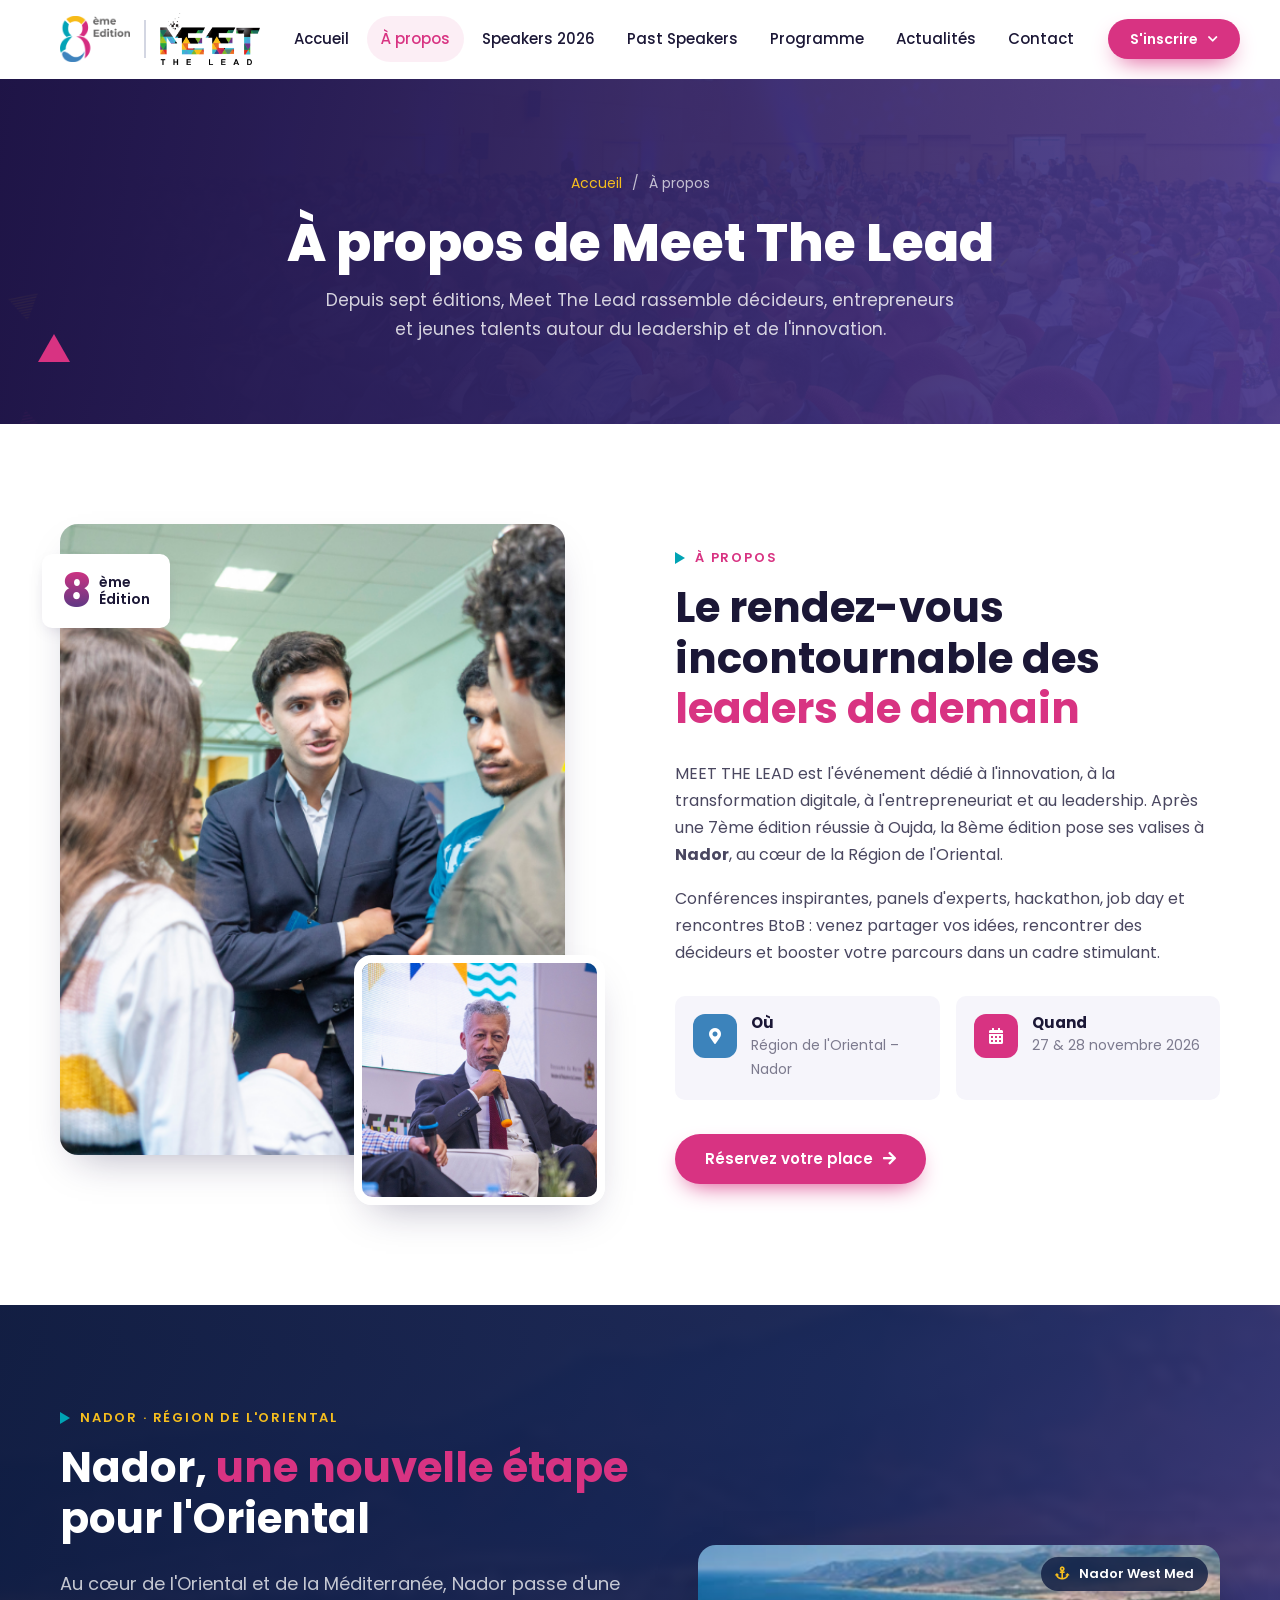
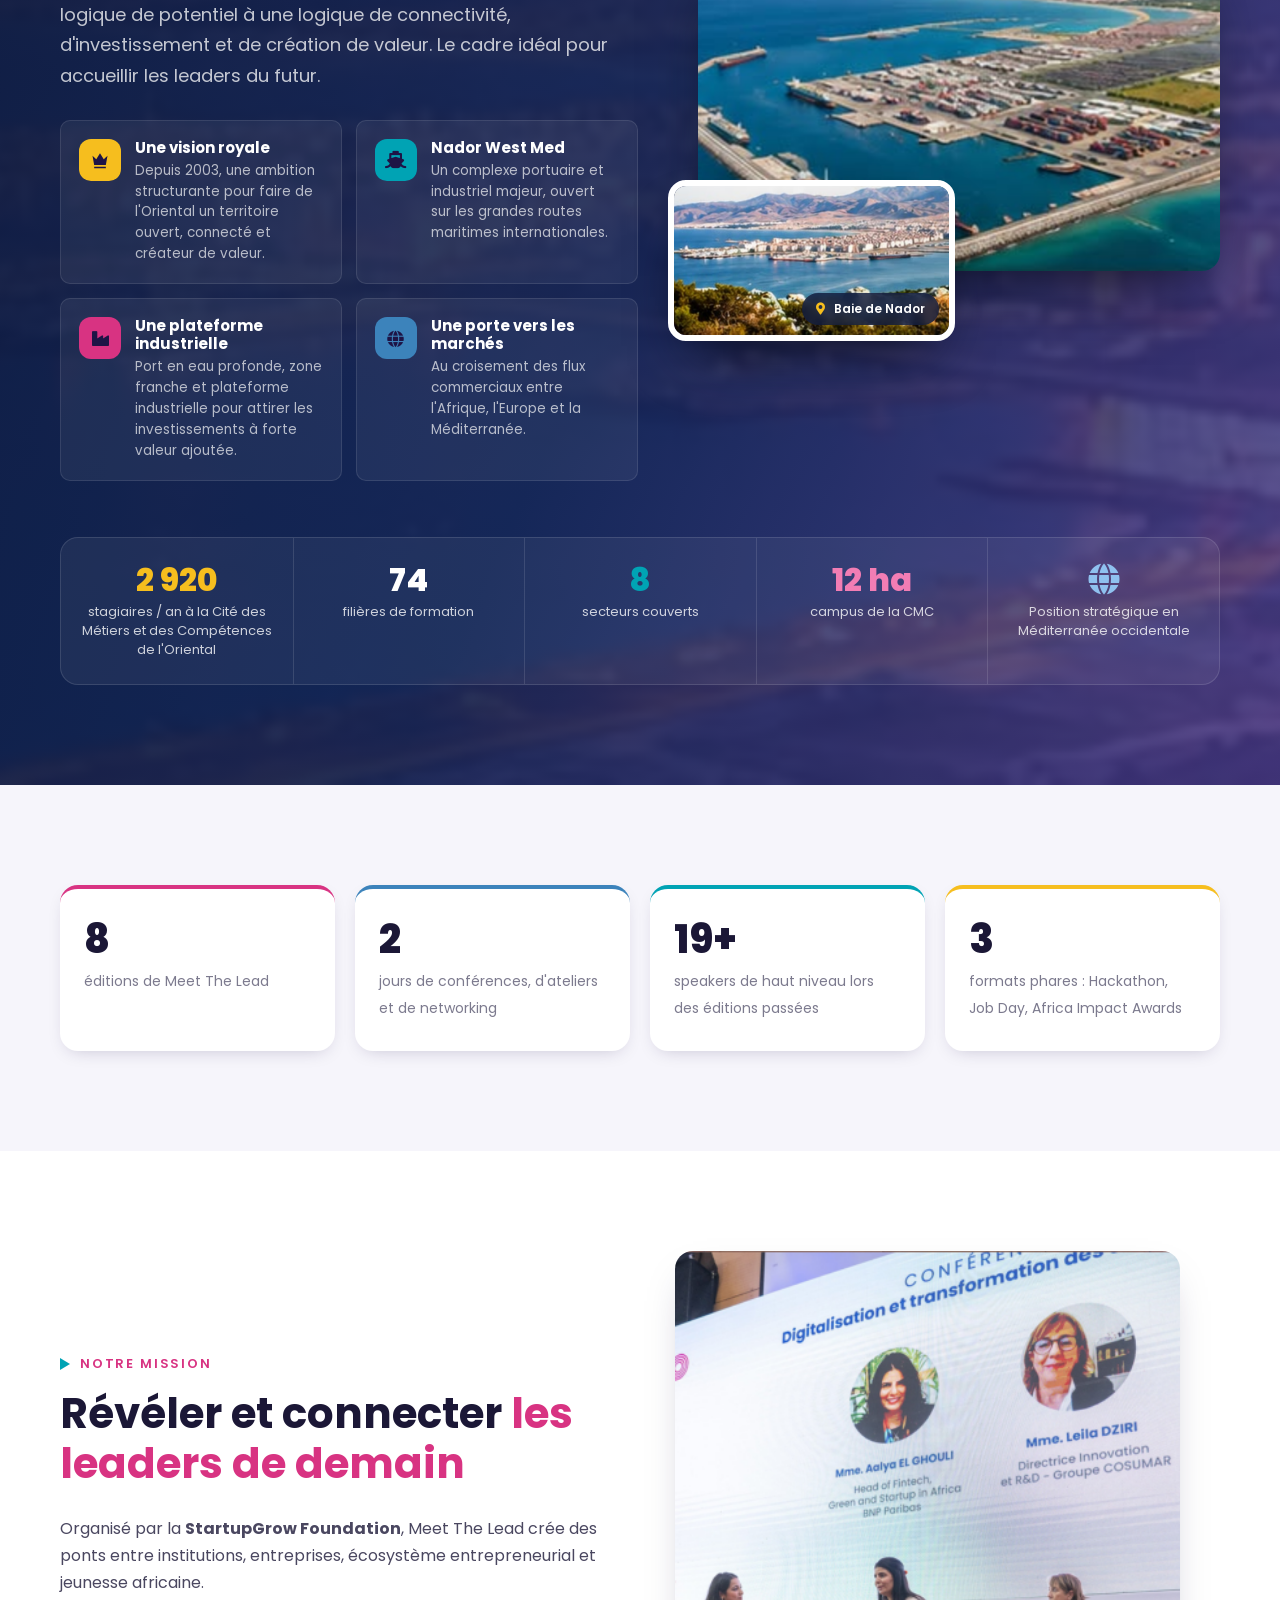
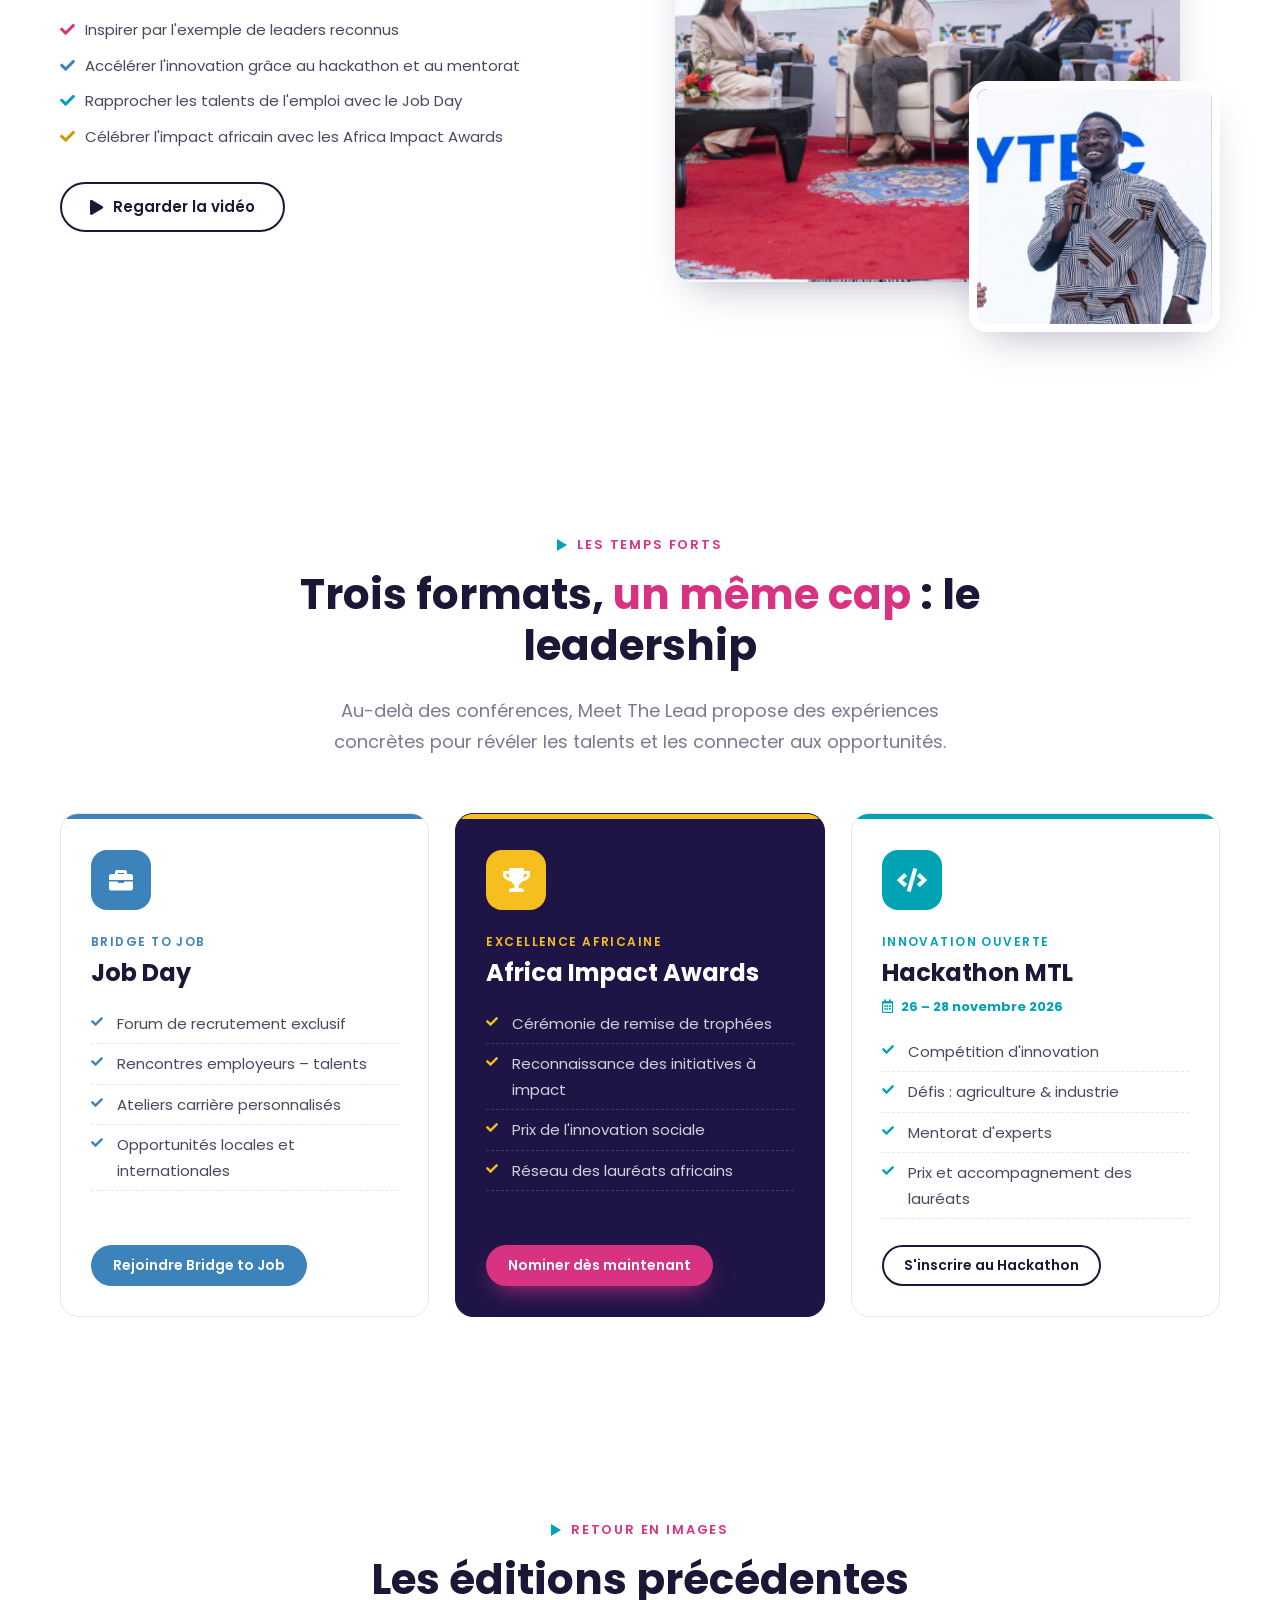
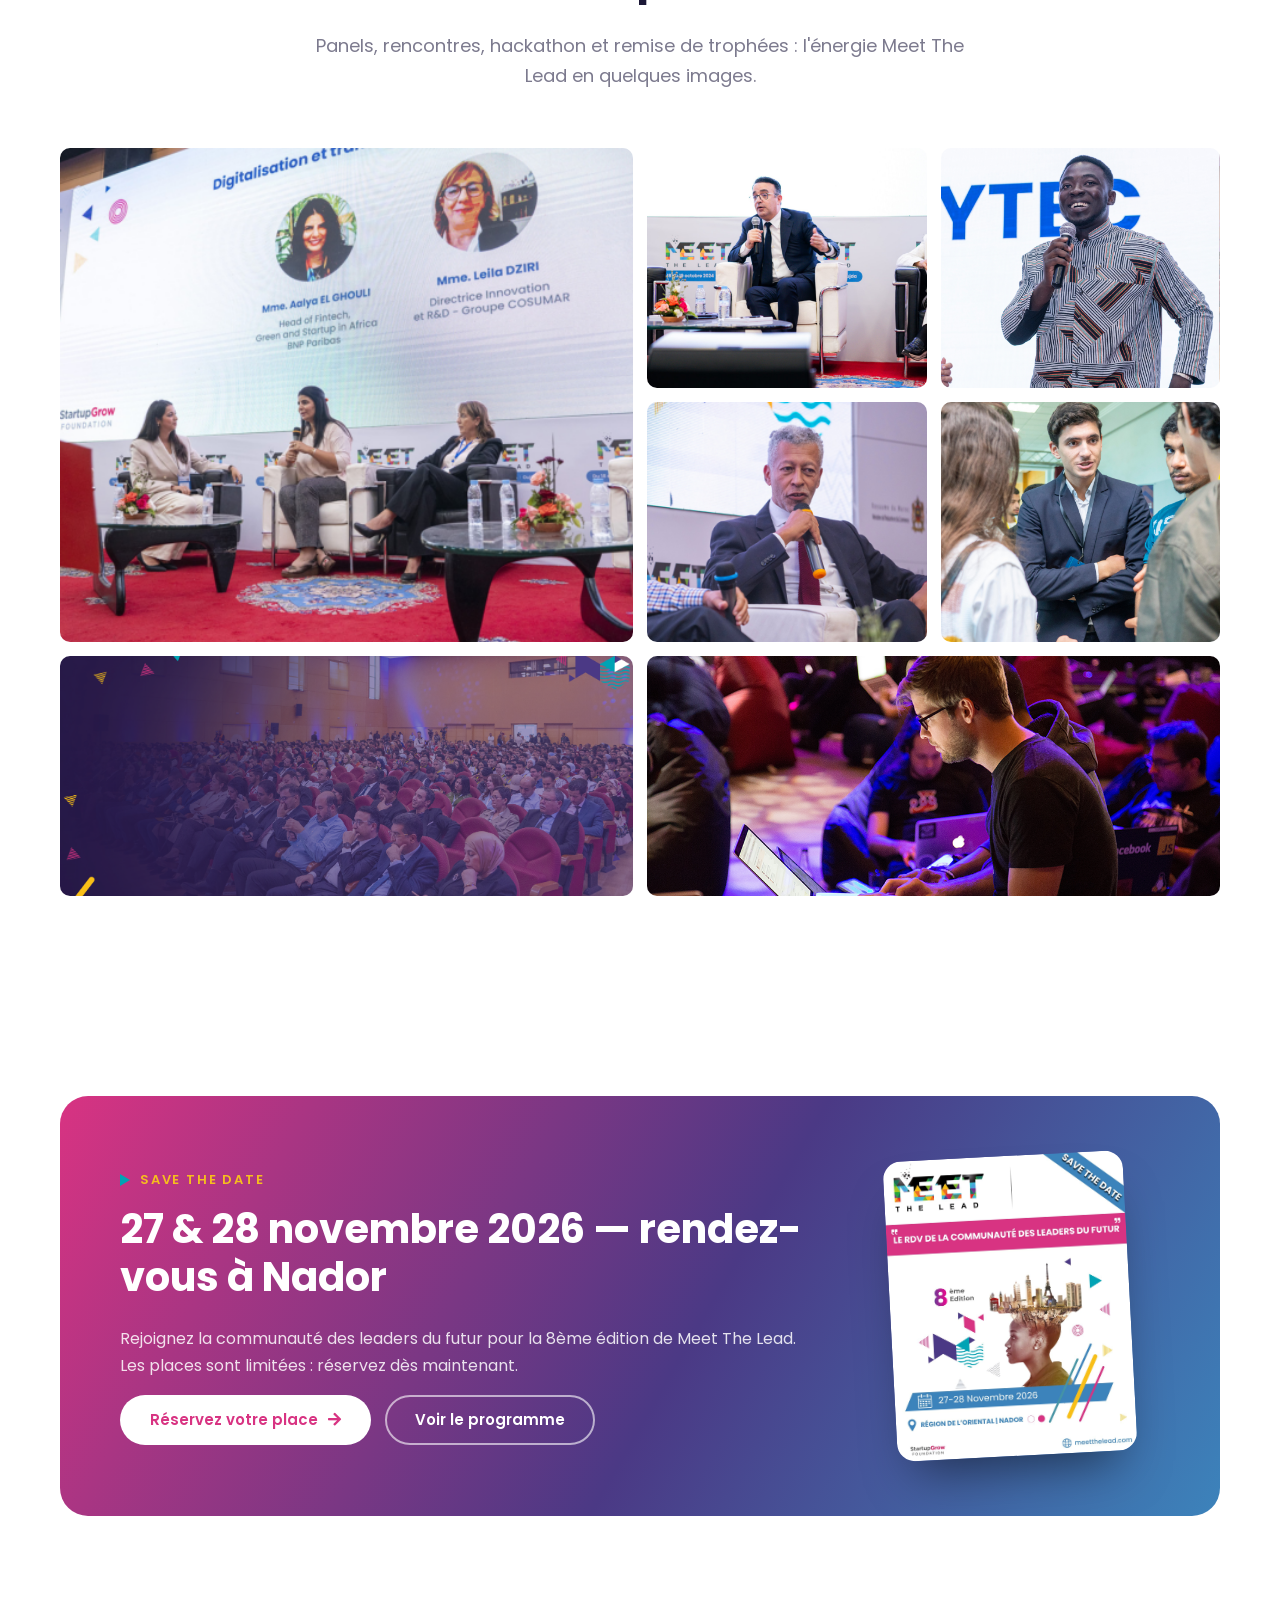
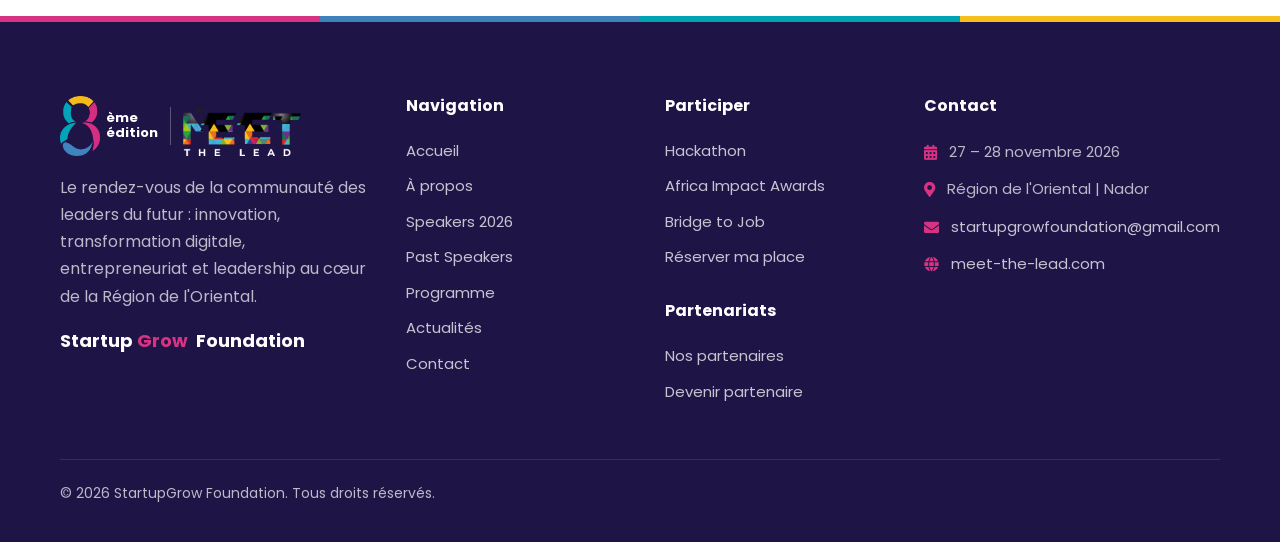
<file: about.html>
<!DOCTYPE html>
<html lang="fr">

<head>
    <meta charset="utf-8">
    <meta name="viewport" content="width=device-width, initial-scale=1">
    <title>À propos – Meet The Lead</title>
    <meta name="description" content="Découvrez Meet The Lead, l'événement de la communauté des leaders du futur organisé par StartupGrow Foundation.">
    <meta name="theme-color" content="#1e1446">
    <meta property="og:title" content="À propos – Meet The Lead">
    <meta property="og:description" content="Découvrez Meet The Lead, l'événement de la communauté des leaders du futur organisé par StartupGrow Foundation.">
    <meta property="og:image" content="assets/img/mtl/affiche-mtl-2026.jpg">
    <meta property="og:type" content="website">
    <link rel="icon" type="image/png" href="assets/img/logo/logo.png">

    <link rel="preconnect" href="https://fonts.googleapis.com">
    <link rel="preconnect" href="https://fonts.gstatic.com" crossorigin>
    <link rel="stylesheet" href="https://fonts.googleapis.com/css2?family=Poppins:wght@400;500;600;700;800&display=swap">
    <link rel="stylesheet" href="assets/css/fontawesome-all.min.css">
    <link rel="stylesheet" href="assets/css/mtl.css?v=18">
    <link rel="stylesheet" href="assets/css/mtl-v2.css?v=18">
</head>

<body>
    <header class="site-header">
        <div class="container header-inner">
            <a class="brand brand-lockup" href="index.html" aria-label="Meet The Lead, 8ème édition — accueil"><img class="brand-8" src="assets/img/logo/8eme-edition.png" alt="8ème édition" width="640" height="419"><span class="brand-sep" aria-hidden="true"></span><img class="brand-mtl" src="assets/img/logo/logo-mtl.png" alt="Meet The Lead" width="347" height="180"></a>
            <nav class="main-nav" id="main-nav" aria-label="Navigation principale">
                <ul>
                    <li><a href="index.html">Accueil</a></li>
                    <li><a href="about.html">À propos</a></li>
                    <li><a href="index.html#speakers-2026">Speakers 2026</a></li>
                    <li><a href="spakers.html">Past Speakers</a></li>
                    <li><a href="schedule.html">Programme</a></li>
                    <li><a href="blog.html">Actualités</a></li>
                    <li><a href="contact.html">Contact</a></li>
                </ul>
                <div class="mobile-cta">
                    <p class="mobile-cta-title">S'inscrire</p>
                    <a class="reg-item" href="hackathon/inscription/" style="--c:var(--teal)"><span class="reg-num" aria-hidden="true">01</span><span><b>Hackathon</b><small>26 – 28 novembre 2026</small></span><i class="fas fa-arrow-right" aria-hidden="true"></i></a>
                    <a class="reg-item is-yellow" href="africa-impact-awards/nomination/" style="--c:var(--yellow)"><span class="reg-num" aria-hidden="true">02</span><span><b>Africa Impact Awards</b><small>Proposer une nomination</small></span><i class="fas fa-arrow-right" aria-hidden="true"></i></a>
                    <a class="reg-item" href="https://docs.google.com/forms/d/e/1FAIpQLSdHvNRWZFFjvyxHi2My-n6-TUMWklLmdlTL12k4E_YGGOlcfA/viewform?usp=dialog" target="_blank" rel="noopener" data-form-space="bridge-to-job" style="--c:var(--blue)"><span class="reg-num" aria-hidden="true">03</span><span><b>Bridge to Job</b><small>S'inscrire au Job Day</small></span><i class="fas fa-external-link-alt" aria-hidden="true"></i></a>
                    <a class="reg-item" href="https://forms.gle/ZoBgGsGPZ2y3SVkx7" target="_blank" rel="noopener" style="--c:var(--pink)"><span class="reg-num" aria-hidden="true">04</span><span><b>Conférence</b><small>28 novembre 2026 — Nador</small></span><i class="fas fa-external-link-alt" aria-hidden="true"></i></a>
                </div>
            </nav>
            <div class="header-cta">
                <div class="reg-menu">
                    <button type="button" class="btn btn-primary btn-sm reg-toggle" aria-expanded="false" aria-controls="reg-panel">S'inscrire <i class="fas fa-chevron-down" aria-hidden="true"></i></button>
                    <div class="reg-panel" id="reg-panel" hidden>
                        <p class="reg-panel-title">Choisissez votre espace</p>
                        <a class="reg-item" href="hackathon/inscription/" style="--c:var(--teal)"><span class="reg-num" aria-hidden="true">01</span><span><b>Hackathon</b><small>26 – 28 novembre 2026</small></span><i class="fas fa-arrow-right" aria-hidden="true"></i></a>
                        <a class="reg-item is-yellow" href="africa-impact-awards/nomination/" style="--c:var(--yellow)"><span class="reg-num" aria-hidden="true">02</span><span><b>Africa Impact Awards</b><small>Proposer une nomination</small></span><i class="fas fa-arrow-right" aria-hidden="true"></i></a>
                        <a class="reg-item" href="https://docs.google.com/forms/d/e/1FAIpQLSdHvNRWZFFjvyxHi2My-n6-TUMWklLmdlTL12k4E_YGGOlcfA/viewform?usp=dialog" target="_blank" rel="noopener" data-form-space="bridge-to-job" style="--c:var(--blue)"><span class="reg-num" aria-hidden="true">03</span><span><b>Bridge to Job</b><small>S'inscrire au Job Day</small></span><i class="fas fa-external-link-alt" aria-hidden="true"></i></a>
                        <a class="reg-item" href="https://forms.gle/ZoBgGsGPZ2y3SVkx7" target="_blank" rel="noopener" style="--c:var(--pink)"><span class="reg-num" aria-hidden="true">04</span><span><b>Conférence</b><small>28 novembre 2026 — Nador</small></span><i class="fas fa-external-link-alt" aria-hidden="true"></i></a>
                        <div class="reg-panel-foot"><a href="devenir-partenaire/">Devenir partenaire</a></div>
                    </div>
                </div>
                <button class="nav-toggle" type="button" aria-controls="main-nav" aria-expanded="false" aria-label="Menu"><i class="fas fa-bars"></i></button>
            </div>
        </div>
    </header>

    <main>

        <section class="page-hero">
            <span class="shape shape-tri-pink"></span>
            <div class="container">
                <nav class="breadcrumb" aria-label="Fil d'Ariane"><a href="index.html">Accueil</a><span>/</span><span>À propos</span></nav>
                <h1>À propos de Meet The Lead</h1>
                <p>Depuis sept éditions, Meet The Lead rassemble décideurs, entrepreneurs et jeunes talents autour du leadership et de l'innovation.</p>
            </div>
        </section>

        <section class="section" id="a-propos">
            <div class="container about-grid">
                <div class="about-media reveal">
                    <img class="main" src="assets/img/gallery/about1.png" alt="Participants de Meet The Lead" loading="lazy">
                    <img class="small" src="assets/img/gallery/about2.png" alt="Panel Meet The Lead" loading="lazy">
                    <div class="badge-8"><b>8</b><small>ème<br>Édition</small></div>
                </div>
                <div class="reveal">
                    <span class="eyebrow">À propos</span>
                    <h2 class="section-title">Le rendez-vous incontournable des <span class="hl">leaders de demain</span></h2>
                    <p>MEET THE LEAD est l'événement dédié à l'innovation, à la transformation digitale, à l'entrepreneuriat et au leadership. Après une 7ème édition réussie à Oujda, la 8ème édition pose ses valises à <strong>Nador</strong>, au cœur de la Région de l'Oriental.</p>
                    <p>Conférences inspirantes, panels d'experts, hackathon, job day et rencontres BtoB : venez partager vos idées, rencontrer des décideurs et booster votre parcours dans un cadre stimulant.</p>
                    <div class="facts">
                        <div class="fact"><i class="fas fa-map-marker-alt"></i><div><h5>Où</h5><p>Région de l'Oriental – Nador</p></div></div>
                        <div class="fact"><i class="fas fa-calendar-alt"></i><div><h5>Quand</h5><p>27 &amp; 28 novembre 2026</p></div></div>
                    </div>
                    <a href="https://forms.gle/ZoBgGsGPZ2y3SVkx7" target="_blank" rel="noopener" class="btn btn-primary">Réservez votre place <i class="fas fa-arrow-right"></i></a>
                </div>
            </div>
        </section>

        <section class="section nador" id="nador">
            <div class="container">
                <div class="nador-grid">
                    <div class="reveal">
                        <span class="eyebrow">Nador · Région de l'Oriental</span>
                        <h2 class="section-title">Nador, <span class="hl">une nouvelle étape</span> pour l'Oriental</h2>
                        <p class="lead">Au cœur de l'Oriental et de la Méditerranée, Nador passe d'une logique de potentiel à une logique de connectivité, d'investissement et de création de valeur. Le cadre idéal pour accueillir les leaders du futur.</p>
                        <ul class="pillars">
                            <li><span class="pi" style="--c:var(--yellow)"><svg viewBox="0 0 24 24" width="20" height="20" fill="currentColor" aria-hidden="true"><path d="M3 7l4.5 4L12 4l4.5 7L21 7l-2 11H5L3 7zm2 13h14v2H5v-2z"/></svg></span><div><h4>Une vision royale</h4><p>Depuis 2003, une ambition structurante pour faire de l'Oriental un territoire ouvert, connecté et créateur de valeur.</p></div></li>
                            <li><span class="pi" style="--c:var(--teal)"><i class="fas fa-ship"></i></span><div><h4>Nador West Med</h4><p>Un complexe portuaire et industriel majeur, ouvert sur les grandes routes maritimes internationales.</p></div></li>
                            <li><span class="pi" style="--c:var(--pink)"><i class="fas fa-industry"></i></span><div><h4>Une plateforme industrielle</h4><p>Port en eau profonde, zone franche et plateforme industrielle pour attirer les investissements à forte valeur ajoutée.</p></div></li>
                            <li><span class="pi" style="--c:var(--blue)"><i class="fas fa-globe"></i></span><div><h4>Une porte vers les marchés</h4><p>Au croisement des flux commerciaux entre l'Afrique, l'Europe et la Méditerranée.</p></div></li>
                        </ul>
                    </div>
                    <div class="nador-media reveal">
                        <figure class="big"><img src="assets/img/mtl/nador-west-med.png" alt="Vue aérienne du complexe portuaire Nador West Med" loading="lazy"><figcaption><i class="fas fa-anchor"></i> Nador West Med</figcaption></figure>
                        <figure class="small"><img src="assets/img/mtl/nador-baie.png" alt="La baie de Nador et la lagune de Marchica" loading="lazy"><figcaption><i class="fas fa-map-marker-alt"></i> Baie de Nador</figcaption></figure>
                    </div>
                </div>
                <div class="nador-figures reveal">
                    <div class="nf"><b>2 920</b><span>stagiaires / an à la Cité des Métiers et des Compétences de l'Oriental</span></div>
                    <div class="nf"><b>74</b><span>filières de formation</span></div>
                    <div class="nf"><b>8</b><span>secteurs couverts</span></div>
                    <div class="nf"><b>12 ha</b><span>campus de la CMC</span></div>
                    <div class="nf"><b><i class="fas fa-globe"></i></b><span>Position stratégique en Méditerranée occidentale</span></div>
                </div>
            </div>
        </section>
        <section class="section section-soft">
            <div class="container">
                <div class="stats">
                    <div class="stat reveal"><b>8</b><span>éditions de Meet The Lead</span></div>
                    <div class="stat reveal"><b>2</b><span>jours de conférences, d'ateliers et de networking</span></div>
                    <div class="stat reveal"><b>19+</b><span>speakers de haut niveau lors des éditions passées</span></div>
                    <div class="stat reveal"><b>3</b><span>formats phares : Hackathon, Job Day, Africa Impact Awards</span></div>
                </div>
            </div>
        </section>
        <section class="section">
            <div class="container about-grid">
                <div class="reveal">
                    <span class="eyebrow">Notre mission</span>
                    <h2 class="section-title">Révéler et connecter <span class="hl">les leaders de demain</span></h2>
                    <p>Organisé par la <strong>StartupGrow Foundation</strong>, Meet The Lead crée des ponts entre institutions, entreprises, écosystème entrepreneurial et jeunesse africaine.</p>
                    <ul class="footer-links" style="margin-bottom:28px">
                        <li><i class="fas fa-check" style="color:var(--pink);margin-right:10px"></i>Inspirer par l'exemple de leaders reconnus</li>
                        <li><i class="fas fa-check" style="color:var(--blue);margin-right:10px"></i>Accélérer l'innovation grâce au hackathon et au mentorat</li>
                        <li><i class="fas fa-check" style="color:var(--teal);margin-right:10px"></i>Rapprocher les talents de l'emploi avec le Job Day</li>
                        <li><i class="fas fa-check" style="color:#c99a00;margin-right:10px"></i>Célébrer l'impact africain avec les Africa Impact Awards</li>
                    </ul>
                    <button type="button" class="btn btn-outline" data-video="up68UAfH0d0"><i class="fas fa-play"></i> Regarder la vidéo</button>
                </div>
                <div class="about-media reveal">
                    <img class="main" src="assets/img/gallery/gallery44.png" alt="Panel lors de Meet The Lead" loading="lazy">
                    <img class="small" src="assets/img/gallery/1.png" alt="Intervenant Meet The Lead" loading="lazy">
                </div>
            </div>
        </section>

        <section class="section" id="temps-forts">
            <div class="container">
                <div class="section-head">
                    <span class="eyebrow">Les temps forts</span>
                    <h2 class="section-title">Trois formats, <span class="hl">un même cap</span> : le leadership</h2>
                    <p class="lead">Au-delà des conférences, Meet The Lead propose des expériences concrètes pour révéler les talents et les connecter aux opportunités.</p>
                </div>
                <div class="cards-3">
                    <article class="feature reveal" style="--c:var(--blue)">
                        <span class="icon"><i class="fas fa-briefcase"></i></span>
                        <span class="tag">Bridge To Job</span>
                        <h3>Job Day</h3>
                        <ul>
                            <li>Forum de recrutement exclusif</li>
                            <li>Rencontres employeurs – talents</li>
                            <li>Ateliers carrière personnalisés</li>
                            <li>Opportunités locales et internationales</li>
                        </ul>
                        <a href="bridge-to-job/inscription/" class="btn btn-blue btn-sm">Rejoindre Bridge to Job</a>
                    </article>
                    <article class="feature featured reveal" style="--c:var(--yellow)">
                        <span class="icon"><i class="fas fa-trophy"></i></span>
                        <span class="tag">Excellence africaine</span>
                        <h3>Africa Impact Awards</h3>
                        <ul>
                            <li>Cérémonie de remise de trophées</li>
                            <li>Reconnaissance des initiatives à impact</li>
                            <li>Prix de l'innovation sociale</li>
                            <li>Réseau des lauréats africains</li>
                        </ul>
                        <a href="africa-impact-awards/nomination/" class="btn btn-primary btn-sm">Nominer dès maintenant</a>
                    </article>
                    <article class="feature reveal" style="--c:var(--teal)">
                        <span class="icon"><i class="fas fa-code"></i></span>
                        <span class="tag">Innovation ouverte</span>
                        <h3>Hackathon MTL</h3>
                        <span class="feature-date"><i class="far fa-calendar-alt" aria-hidden="true"></i> 26 – 28 novembre 2026</span>
                        <ul>
                            <li>Compétition d'innovation</li>
                            <li>Défis : agriculture &amp; industrie</li>
                            <li>Mentorat d'experts</li>
                            <li>Prix et accompagnement des lauréats</li>
                        </ul>
                        <a href="hackathon/inscription/" class="btn btn-outline btn-sm">S'inscrire au Hackathon</a>
                    </article>
                </div>
            </div>
        </section>

        <section class="section" id="galerie">
            <div class="container">
                <div class="section-head">
                    <span class="eyebrow">Retour en images</span>
                    <h2 class="section-title">Les éditions précédentes</h2>
                    <p class="lead">Panels, rencontres, hackathon et remise de trophées : l'énergie Meet The Lead en quelques images.</p>
                </div>
                <div class="gallery">
                    <figure class="wide tall reveal"><img src="assets/img/gallery/gallery44.png" alt="Panel Digitalisation et transformation lors de Meet The Lead" loading="lazy"></figure>
                    <figure class="reveal"><img src="assets/img/gallery/gallery1.png" alt="Intervenant lors d'un panel Meet The Lead" loading="lazy"></figure>
                    <figure class="reveal"><img src="assets/img/gallery/1.png" alt="Intervention sur scène" loading="lazy"></figure>
                    <figure class="reveal"><img src="assets/img/gallery/about2.png" alt="Panel de discussion" loading="lazy"></figure>
                    <figure class="reveal"><img src="assets/img/gallery/about1.png" alt="Échanges entre participants" loading="lazy"></figure>
                    <figure class="wide reveal"><img src="assets/img/hero/h1_hero.png" alt="La salle comble lors de Meet The Lead" loading="lazy"></figure>
                    <figure class="wide reveal"><img src="assets/img/gallery/gallery3.png" alt="Participants au hackathon" loading="lazy"></figure>
                </div>
            </div>
        </section>

        <section class="section">
            <div class="container">
                <div class="cta-band reveal">
                    <div>
                        <span class="eyebrow" style="color:var(--yellow)">Save the date</span>
                        <h2>27 &amp; 28 novembre 2026 — rendez-vous à Nador</h2>
                        <p>Rejoignez la communauté des leaders du futur pour la 8ème édition de Meet The Lead. Les places sont limitées : réservez dès maintenant.</p>
                        <div class="actions">
                            <a href="https://forms.gle/ZoBgGsGPZ2y3SVkx7" target="_blank" rel="noopener" class="btn btn-primary">Réservez votre place <i class="fas fa-arrow-right"></i></a>
                            <a href="schedule.html" class="btn btn-ghost-light">Voir le programme</a>
                        </div>
                    </div>
                    <img class="poster-mini" src="assets/img/mtl/affiche-mtl-2026.jpg" alt="Affiche Save the date Meet The Lead 2026" loading="lazy">
                </div>
            </div>
        </section>
    </main>

    <footer class="site-footer">
        <div class="container">
            <div class="footer-grid">
                <div>
                    <div class="footer-logo"><a class="brand brand-lockup is-light" href="index.html" aria-label="Meet The Lead, 8ème édition — accueil"><img class="brand-8" src="assets/img/logo/8.png" alt="8" width="277" height="420"><span class="brand-8-txt">ème<br>édition</span><span class="brand-sep" aria-hidden="true"></span><img class="brand-mtl" src="assets/img/logo/logo-mtl-light.png" alt="Meet The Lead" width="353" height="180"></a></div>
                    <p>Le rendez-vous de la communauté des leaders du futur : innovation, transformation digitale, entrepreneuriat et leadership au cœur de la Région de l'Oriental.</p>
                    <div class="organizer">Startup<span>Grow</span>&nbsp;Foundation</div>
                </div>
                <div>
                    <h4>Navigation</h4>
                    <ul class="footer-links">
                        <li><a href="index.html">Accueil</a></li>
                        <li><a href="about.html">À propos</a></li>
                        <li><a href="index.html#speakers-2026">Speakers 2026</a></li>
                    <li><a href="spakers.html">Past Speakers</a></li>
                        <li><a href="schedule.html">Programme</a></li>
                        <li><a href="blog.html">Actualités</a></li>
                        <li><a href="contact.html">Contact</a></li>
                    </ul>
                </div>
                <div>
                    <h4>Participer</h4>
                    <ul class="footer-links">
                        <li><a href="hackathon/inscription/">Hackathon</a></li>
                        <li><a href="africa-impact-awards/nomination/">Africa Impact Awards</a></li>
                        <li><a href="bridge-to-job/inscription/">Bridge to Job</a></li>
                        <li><a href="https://forms.gle/ZoBgGsGPZ2y3SVkx7" target="_blank" rel="noopener">Réserver ma place</a></li>
                    </ul>
                    <h4 class="footer-sub">Partenariats</h4>
                    <ul class="footer-links">
                        <li><a href="index.html#partenaires">Nos partenaires</a></li>
                        <li><a href="devenir-partenaire/">Devenir partenaire</a></li>
                    </ul>
                </div>
                <div>
                    <h4>Contact</h4>
                    <ul class="footer-contact">
                        <li><i class="fas fa-calendar-alt"></i><span>27 – 28 novembre 2026</span></li>
                        <li><i class="fas fa-map-marker-alt"></i><span>Région de l'Oriental | Nador</span></li>
                        <li><i class="fas fa-envelope"></i><a href="mailto:startupgrowfoundation@gmail.com">startupgrowfoundation@gmail.com</a></li>
                        <li><i class="fas fa-globe"></i><a href="https://meet-the-lead.com">meet-the-lead.com</a></li>
                    </ul>
                </div>
            </div>
            <div class="footer-bottom">
                <p>© 2026 StartupGrow Foundation. Tous droits réservés.</p>
            </div>
        </div>
    </footer>

    <button class="back-top" type="button" aria-label="Retour en haut"><i class="fas fa-arrow-up"></i></button>

    <div class="modal" id="video-modal" hidden>
        <div class="modal-inner">
            <button class="modal-close" type="button" aria-label="Fermer la vidéo"><i class="fas fa-times"></i></button>
        </div>
    </div>

    <script src="assets/js/mtl-data.js?v=18"></script>
    <script src="assets/js/mtl.js?v=18"></script>
</body>

</html>
</file>
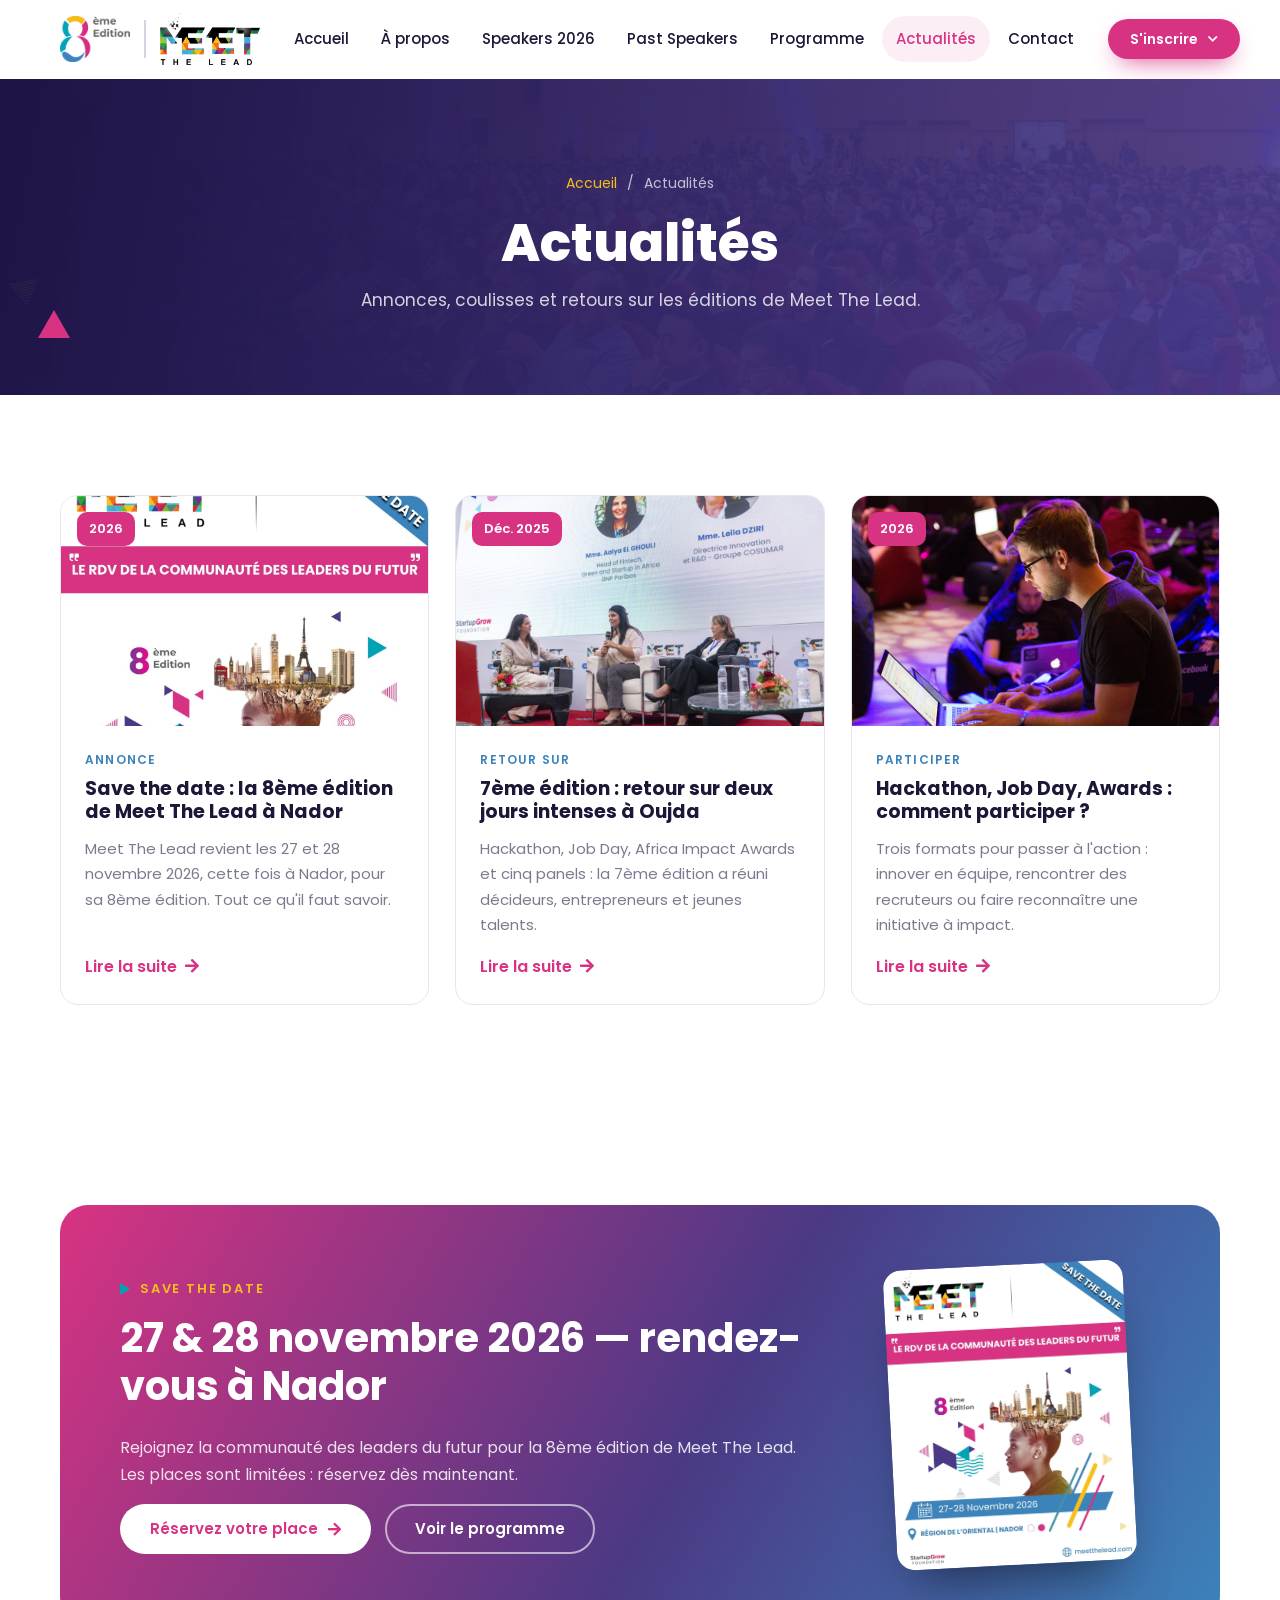
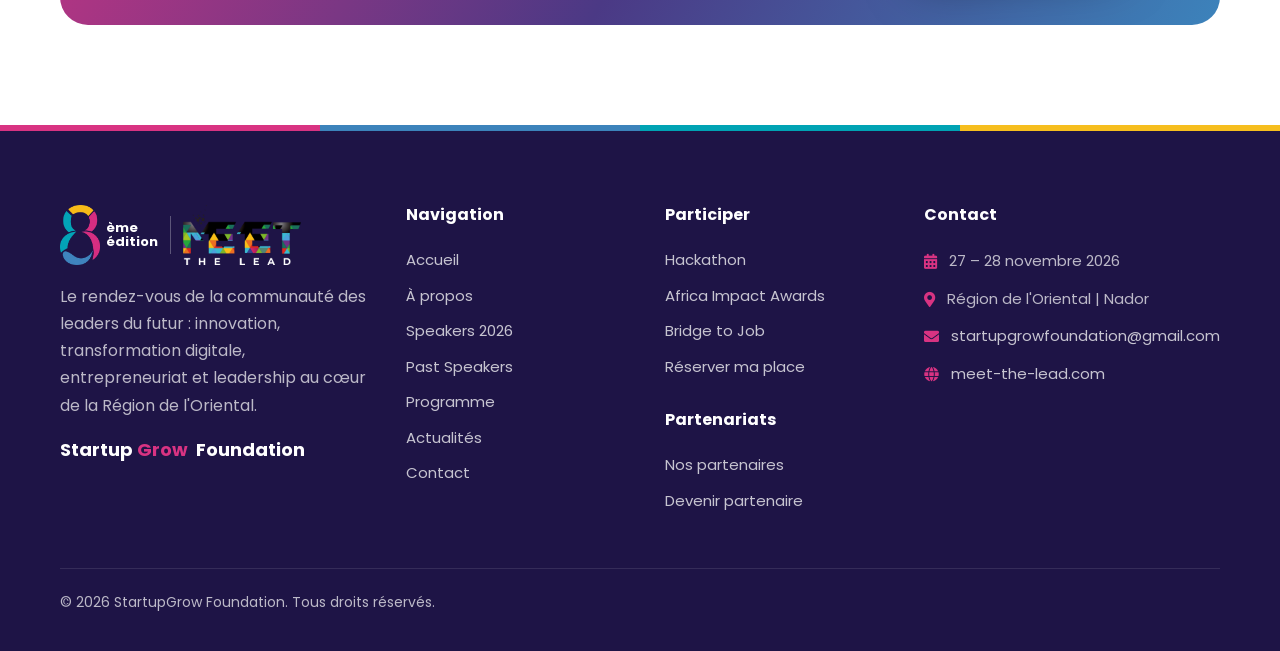
<file: blog.html>
<!DOCTYPE html>
<html lang="fr">

<head>
    <meta charset="utf-8">
    <meta name="viewport" content="width=device-width, initial-scale=1">
    <title>Actualités – Meet The Lead</title>
    <meta name="description" content="Les dernières actualités de Meet The Lead.">
    <meta name="theme-color" content="#1e1446">
    <meta property="og:title" content="Actualités – Meet The Lead">
    <meta property="og:description" content="Les dernières actualités de Meet The Lead.">
    <meta property="og:image" content="assets/img/mtl/affiche-mtl-2026.jpg">
    <meta property="og:type" content="website">
    <link rel="icon" type="image/png" href="assets/img/logo/logo.png">

    <link rel="preconnect" href="https://fonts.googleapis.com">
    <link rel="preconnect" href="https://fonts.gstatic.com" crossorigin>
    <link rel="stylesheet" href="https://fonts.googleapis.com/css2?family=Poppins:wght@400;500;600;700;800&display=swap">
    <link rel="stylesheet" href="assets/css/fontawesome-all.min.css">
    <link rel="stylesheet" href="assets/css/mtl.css?v=18">
    <link rel="stylesheet" href="assets/css/mtl-v2.css?v=18">
</head>

<body>
    <header class="site-header">
        <div class="container header-inner">
            <a class="brand brand-lockup" href="index.html" aria-label="Meet The Lead, 8ème édition — accueil"><img class="brand-8" src="assets/img/logo/8eme-edition.png" alt="8ème édition" width="640" height="419"><span class="brand-sep" aria-hidden="true"></span><img class="brand-mtl" src="assets/img/logo/logo-mtl.png" alt="Meet The Lead" width="347" height="180"></a>
            <nav class="main-nav" id="main-nav" aria-label="Navigation principale">
                <ul>
                    <li><a href="index.html">Accueil</a></li>
                    <li><a href="about.html">À propos</a></li>
                    <li><a href="index.html#speakers-2026">Speakers 2026</a></li>
                    <li><a href="spakers.html">Past Speakers</a></li>
                    <li><a href="schedule.html">Programme</a></li>
                    <li><a href="blog.html">Actualités</a></li>
                    <li><a href="contact.html">Contact</a></li>
                </ul>
                <div class="mobile-cta">
                    <p class="mobile-cta-title">S'inscrire</p>
                    <a class="reg-item" href="hackathon/inscription/" style="--c:var(--teal)"><span class="reg-num" aria-hidden="true">01</span><span><b>Hackathon</b><small>26 – 28 novembre 2026</small></span><i class="fas fa-arrow-right" aria-hidden="true"></i></a>
                    <a class="reg-item is-yellow" href="africa-impact-awards/nomination/" style="--c:var(--yellow)"><span class="reg-num" aria-hidden="true">02</span><span><b>Africa Impact Awards</b><small>Proposer une nomination</small></span><i class="fas fa-arrow-right" aria-hidden="true"></i></a>
                    <a class="reg-item" href="https://docs.google.com/forms/d/e/1FAIpQLSdHvNRWZFFjvyxHi2My-n6-TUMWklLmdlTL12k4E_YGGOlcfA/viewform?usp=dialog" target="_blank" rel="noopener" data-form-space="bridge-to-job" style="--c:var(--blue)"><span class="reg-num" aria-hidden="true">03</span><span><b>Bridge to Job</b><small>S'inscrire au Job Day</small></span><i class="fas fa-external-link-alt" aria-hidden="true"></i></a>
                    <a class="reg-item" href="https://forms.gle/ZoBgGsGPZ2y3SVkx7" target="_blank" rel="noopener" style="--c:var(--pink)"><span class="reg-num" aria-hidden="true">04</span><span><b>Conférence</b><small>28 novembre 2026 — Nador</small></span><i class="fas fa-external-link-alt" aria-hidden="true"></i></a>
                </div>
            </nav>
            <div class="header-cta">
                <div class="reg-menu">
                    <button type="button" class="btn btn-primary btn-sm reg-toggle" aria-expanded="false" aria-controls="reg-panel">S'inscrire <i class="fas fa-chevron-down" aria-hidden="true"></i></button>
                    <div class="reg-panel" id="reg-panel" hidden>
                        <p class="reg-panel-title">Choisissez votre espace</p>
                        <a class="reg-item" href="hackathon/inscription/" style="--c:var(--teal)"><span class="reg-num" aria-hidden="true">01</span><span><b>Hackathon</b><small>26 – 28 novembre 2026</small></span><i class="fas fa-arrow-right" aria-hidden="true"></i></a>
                        <a class="reg-item is-yellow" href="africa-impact-awards/nomination/" style="--c:var(--yellow)"><span class="reg-num" aria-hidden="true">02</span><span><b>Africa Impact Awards</b><small>Proposer une nomination</small></span><i class="fas fa-arrow-right" aria-hidden="true"></i></a>
                        <a class="reg-item" href="https://docs.google.com/forms/d/e/1FAIpQLSdHvNRWZFFjvyxHi2My-n6-TUMWklLmdlTL12k4E_YGGOlcfA/viewform?usp=dialog" target="_blank" rel="noopener" data-form-space="bridge-to-job" style="--c:var(--blue)"><span class="reg-num" aria-hidden="true">03</span><span><b>Bridge to Job</b><small>S'inscrire au Job Day</small></span><i class="fas fa-external-link-alt" aria-hidden="true"></i></a>
                        <a class="reg-item" href="https://forms.gle/ZoBgGsGPZ2y3SVkx7" target="_blank" rel="noopener" style="--c:var(--pink)"><span class="reg-num" aria-hidden="true">04</span><span><b>Conférence</b><small>28 novembre 2026 — Nador</small></span><i class="fas fa-external-link-alt" aria-hidden="true"></i></a>
                        <div class="reg-panel-foot"><a href="devenir-partenaire/">Devenir partenaire</a></div>
                    </div>
                </div>
                <button class="nav-toggle" type="button" aria-controls="main-nav" aria-expanded="false" aria-label="Menu"><i class="fas fa-bars"></i></button>
            </div>
        </div>
    </header>

    <main>

        <section class="page-hero">
            <span class="shape shape-tri-pink"></span>
            <div class="container">
                <nav class="breadcrumb" aria-label="Fil d'Ariane"><a href="index.html">Accueil</a><span>/</span><span>Actualités</span></nav>
                <h1>Actualités</h1>
                <p>Annonces, coulisses et retours sur les éditions de Meet The Lead.</p>
            </div>
        </section>
        <section class="section">
            <div class="container">
                <div class="news-grid">
                    <article class="news-card reveal">
                        <a class="thumb" href="blog_details.html"><img src="assets/img/mtl/affiche-mtl-2026.jpg" alt="" loading="lazy" style="object-position:center 20%"><span class="date">2026</span></a>
                        <div class="content">
                            <span class="cat">Annonce</span>
                            <h3><a href="blog_details.html">Save the date : la 8ème édition de Meet The Lead à Nador</a></h3>
                            <p>Meet The Lead revient les 27 et 28 novembre 2026, cette fois à Nador, pour sa 8ème édition. Tout ce qu'il faut savoir.</p>
                            <a class="more" href="blog_details.html">Lire la suite <i class="fas fa-arrow-right"></i></a>
                        </div>
                    </article>
                    <article class="news-card reveal">
                        <a class="thumb" href="about.html"><img src="assets/img/gallery/gallery44.png" alt="" loading="lazy" style=""><span class="date">Déc. 2025</span></a>
                        <div class="content">
                            <span class="cat">Retour sur</span>
                            <h3><a href="about.html">7ème édition : retour sur deux jours intenses à Oujda</a></h3>
                            <p>Hackathon, Job Day, Africa Impact Awards et cinq panels : la 7ème édition a réuni décideurs, entrepreneurs et jeunes talents.</p>
                            <a class="more" href="about.html">Lire la suite <i class="fas fa-arrow-right"></i></a>
                        </div>
                    </article>
                    <article class="news-card reveal">
                        <a class="thumb" href="index.html#inscriptions"><img src="assets/img/gallery/gallery3.png" alt="" loading="lazy" style=""><span class="date">2026</span></a>
                        <div class="content">
                            <span class="cat">Participer</span>
                            <h3><a href="index.html#inscriptions">Hackathon, Job Day, Awards : comment participer ?</a></h3>
                            <p>Trois formats pour passer à l'action : innover en équipe, rencontrer des recruteurs ou faire reconnaître une initiative à impact.</p>
                            <a class="more" href="index.html#inscriptions">Lire la suite <i class="fas fa-arrow-right"></i></a>
                        </div>
                    </article>
                </div>
            </div>
        </section>

        <section class="section">
            <div class="container">
                <div class="cta-band reveal">
                    <div>
                        <span class="eyebrow" style="color:var(--yellow)">Save the date</span>
                        <h2>27 &amp; 28 novembre 2026 — rendez-vous à Nador</h2>
                        <p>Rejoignez la communauté des leaders du futur pour la 8ème édition de Meet The Lead. Les places sont limitées : réservez dès maintenant.</p>
                        <div class="actions">
                            <a href="https://forms.gle/ZoBgGsGPZ2y3SVkx7" target="_blank" rel="noopener" class="btn btn-primary">Réservez votre place <i class="fas fa-arrow-right"></i></a>
                            <a href="schedule.html" class="btn btn-ghost-light">Voir le programme</a>
                        </div>
                    </div>
                    <img class="poster-mini" src="assets/img/mtl/affiche-mtl-2026.jpg" alt="Affiche Save the date Meet The Lead 2026" loading="lazy">
                </div>
            </div>
        </section>
    </main>

    <footer class="site-footer">
        <div class="container">
            <div class="footer-grid">
                <div>
                    <div class="footer-logo"><a class="brand brand-lockup is-light" href="index.html" aria-label="Meet The Lead, 8ème édition — accueil"><img class="brand-8" src="assets/img/logo/8.png" alt="8" width="277" height="420"><span class="brand-8-txt">ème<br>édition</span><span class="brand-sep" aria-hidden="true"></span><img class="brand-mtl" src="assets/img/logo/logo-mtl-light.png" alt="Meet The Lead" width="353" height="180"></a></div>
                    <p>Le rendez-vous de la communauté des leaders du futur : innovation, transformation digitale, entrepreneuriat et leadership au cœur de la Région de l'Oriental.</p>
                    <div class="organizer">Startup<span>Grow</span>&nbsp;Foundation</div>
                </div>
                <div>
                    <h4>Navigation</h4>
                    <ul class="footer-links">
                        <li><a href="index.html">Accueil</a></li>
                        <li><a href="about.html">À propos</a></li>
                        <li><a href="index.html#speakers-2026">Speakers 2026</a></li>
                    <li><a href="spakers.html">Past Speakers</a></li>
                        <li><a href="schedule.html">Programme</a></li>
                        <li><a href="blog.html">Actualités</a></li>
                        <li><a href="contact.html">Contact</a></li>
                    </ul>
                </div>
                <div>
                    <h4>Participer</h4>
                    <ul class="footer-links">
                        <li><a href="hackathon/inscription/">Hackathon</a></li>
                        <li><a href="africa-impact-awards/nomination/">Africa Impact Awards</a></li>
                        <li><a href="bridge-to-job/inscription/">Bridge to Job</a></li>
                        <li><a href="https://forms.gle/ZoBgGsGPZ2y3SVkx7" target="_blank" rel="noopener">Réserver ma place</a></li>
                    </ul>
                    <h4 class="footer-sub">Partenariats</h4>
                    <ul class="footer-links">
                        <li><a href="index.html#partenaires">Nos partenaires</a></li>
                        <li><a href="devenir-partenaire/">Devenir partenaire</a></li>
                    </ul>
                </div>
                <div>
                    <h4>Contact</h4>
                    <ul class="footer-contact">
                        <li><i class="fas fa-calendar-alt"></i><span>27 – 28 novembre 2026</span></li>
                        <li><i class="fas fa-map-marker-alt"></i><span>Région de l'Oriental | Nador</span></li>
                        <li><i class="fas fa-envelope"></i><a href="mailto:startupgrowfoundation@gmail.com">startupgrowfoundation@gmail.com</a></li>
                        <li><i class="fas fa-globe"></i><a href="https://meet-the-lead.com">meet-the-lead.com</a></li>
                    </ul>
                </div>
            </div>
            <div class="footer-bottom">
                <p>© 2026 StartupGrow Foundation. Tous droits réservés.</p>
            </div>
        </div>
    </footer>

    <button class="back-top" type="button" aria-label="Retour en haut"><i class="fas fa-arrow-up"></i></button>

    <div class="modal" id="video-modal" hidden>
        <div class="modal-inner">
            <button class="modal-close" type="button" aria-label="Fermer la vidéo"><i class="fas fa-times"></i></button>
        </div>
    </div>

    <script src="assets/js/mtl-data.js?v=18"></script>
    <script src="assets/js/mtl.js?v=18"></script>
</body>

</html>
</file>
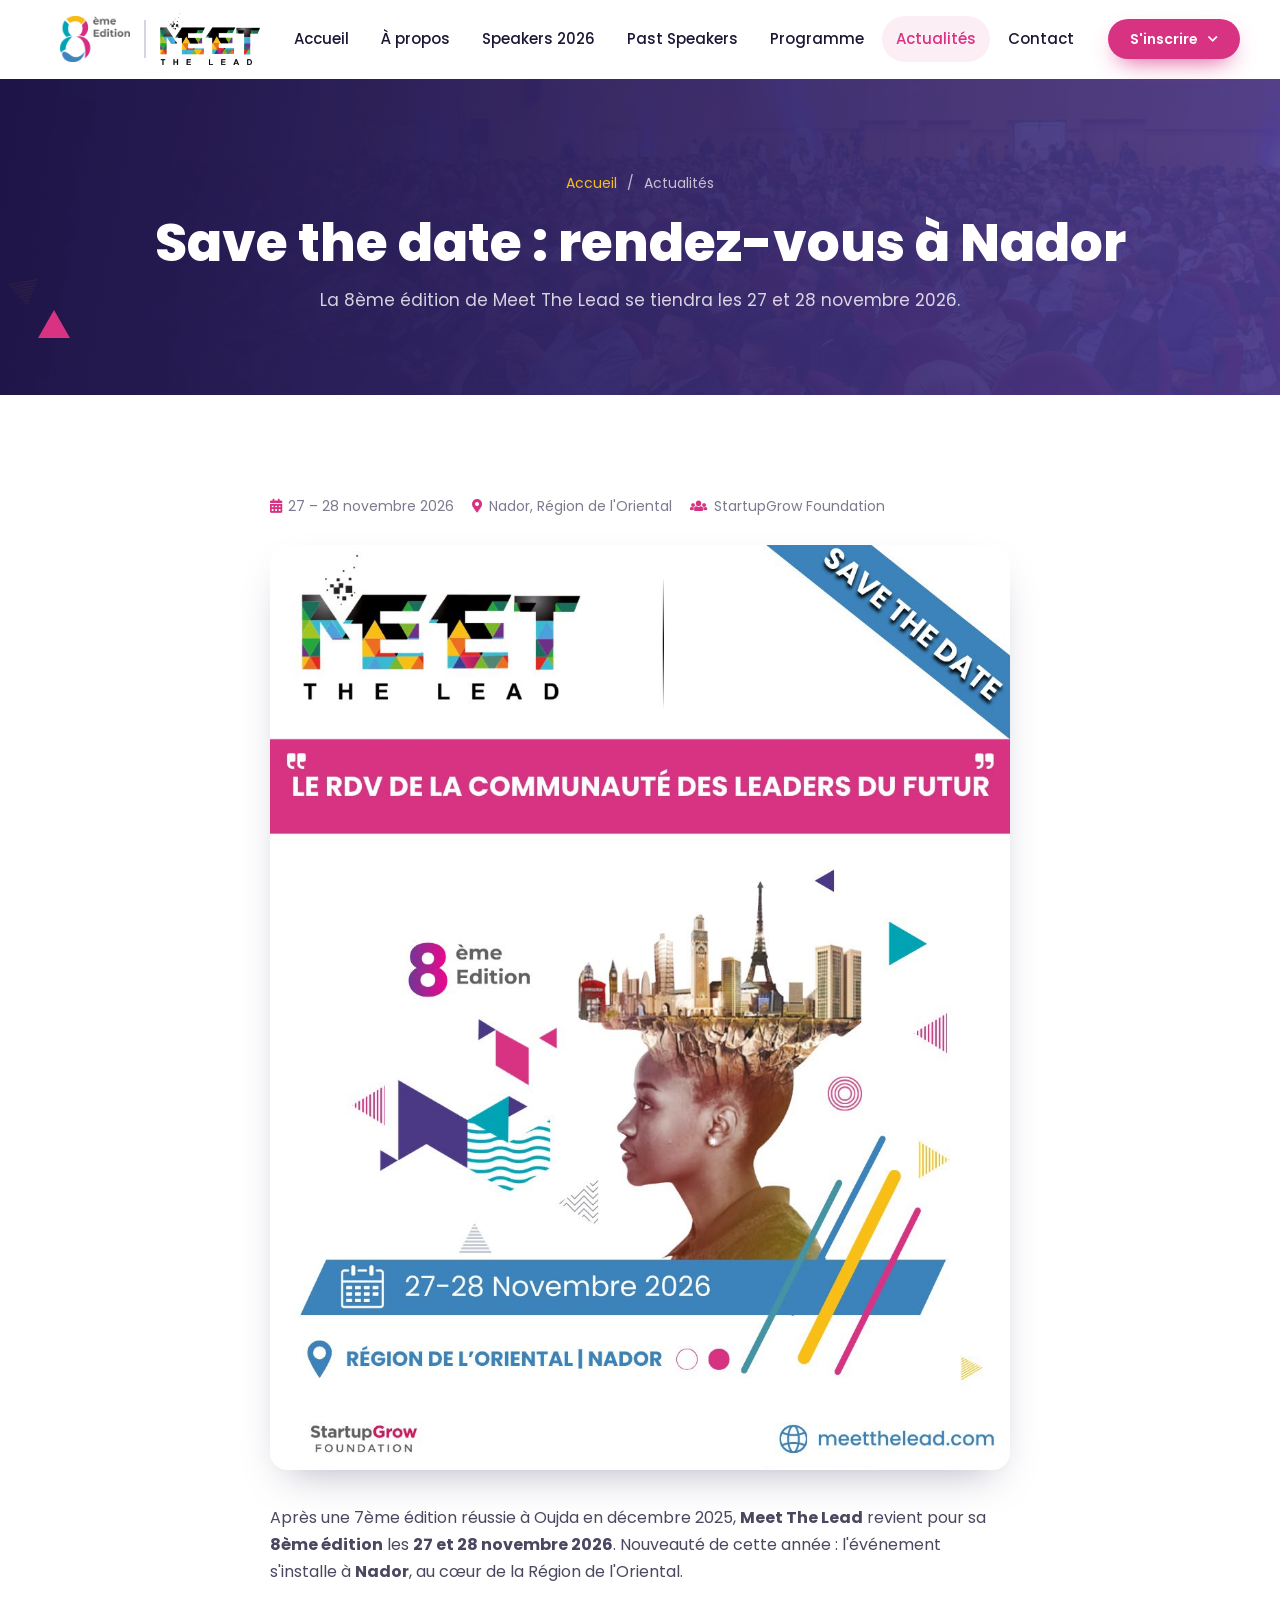
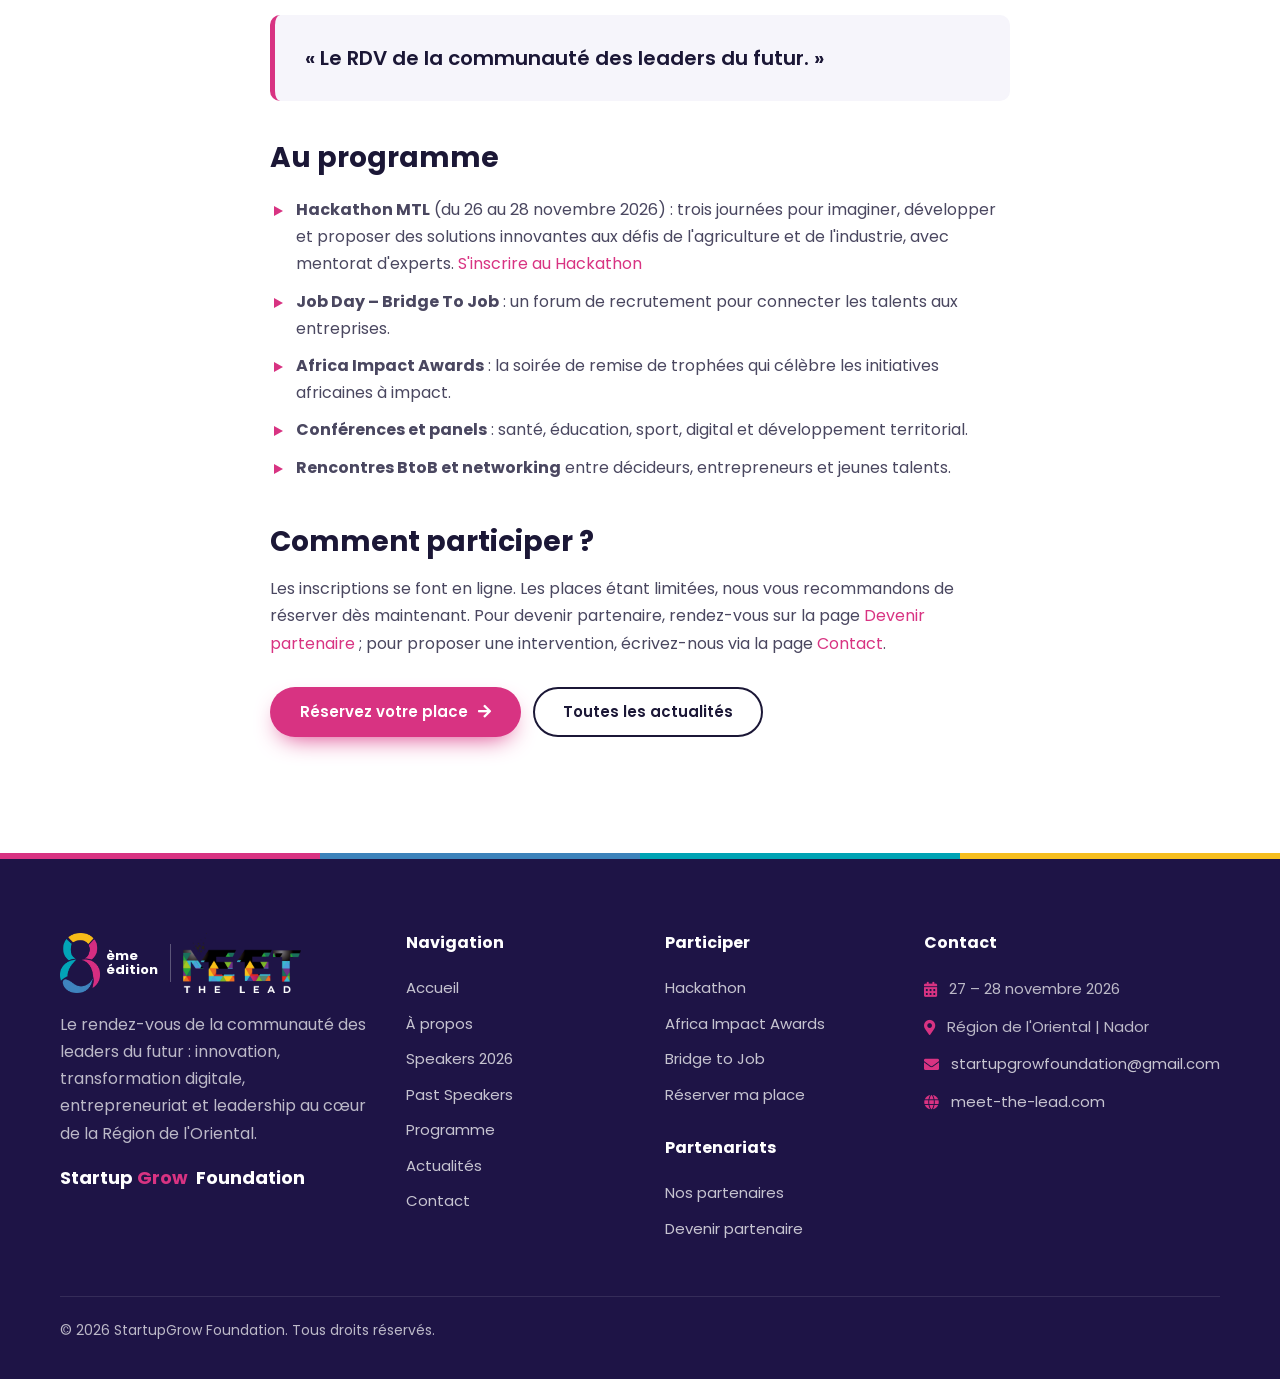
<file: blog_details.html>
<!DOCTYPE html>
<html lang="fr">

<head>
    <meta charset="utf-8">
    <meta name="viewport" content="width=device-width, initial-scale=1">
    <title>Save the date : Meet The Lead 2026 à Nador – Actualités</title>
    <meta name="description" content="La 8ème édition de Meet The Lead se tiendra les 27 et 28 novembre 2026 à Nador, Région de l'Oriental.">
    <meta name="theme-color" content="#1e1446">
    <meta property="og:title" content="Save the date : Meet The Lead 2026 à Nador – Actualités">
    <meta property="og:description" content="La 8ème édition de Meet The Lead se tiendra les 27 et 28 novembre 2026 à Nador, Région de l'Oriental.">
    <meta property="og:image" content="assets/img/mtl/affiche-mtl-2026.jpg">
    <meta property="og:type" content="website">
    <link rel="icon" type="image/png" href="assets/img/logo/logo.png">

    <link rel="preconnect" href="https://fonts.googleapis.com">
    <link rel="preconnect" href="https://fonts.gstatic.com" crossorigin>
    <link rel="stylesheet" href="https://fonts.googleapis.com/css2?family=Poppins:wght@400;500;600;700;800&display=swap">
    <link rel="stylesheet" href="assets/css/fontawesome-all.min.css">
    <link rel="stylesheet" href="assets/css/mtl.css?v=18">
    <link rel="stylesheet" href="assets/css/mtl-v2.css?v=18">
</head>

<body>
    <header class="site-header">
        <div class="container header-inner">
            <a class="brand brand-lockup" href="index.html" aria-label="Meet The Lead, 8ème édition — accueil"><img class="brand-8" src="assets/img/logo/8eme-edition.png" alt="8ème édition" width="640" height="419"><span class="brand-sep" aria-hidden="true"></span><img class="brand-mtl" src="assets/img/logo/logo-mtl.png" alt="Meet The Lead" width="347" height="180"></a>
            <nav class="main-nav" id="main-nav" aria-label="Navigation principale">
                <ul>
                    <li><a href="index.html">Accueil</a></li>
                    <li><a href="about.html">À propos</a></li>
                    <li><a href="index.html#speakers-2026">Speakers 2026</a></li>
                    <li><a href="spakers.html">Past Speakers</a></li>
                    <li><a href="schedule.html">Programme</a></li>
                    <li><a href="blog.html">Actualités</a></li>
                    <li><a href="contact.html">Contact</a></li>
                </ul>
                <div class="mobile-cta">
                    <p class="mobile-cta-title">S'inscrire</p>
                    <a class="reg-item" href="hackathon/inscription/" style="--c:var(--teal)"><span class="reg-num" aria-hidden="true">01</span><span><b>Hackathon</b><small>26 – 28 novembre 2026</small></span><i class="fas fa-arrow-right" aria-hidden="true"></i></a>
                    <a class="reg-item is-yellow" href="africa-impact-awards/nomination/" style="--c:var(--yellow)"><span class="reg-num" aria-hidden="true">02</span><span><b>Africa Impact Awards</b><small>Proposer une nomination</small></span><i class="fas fa-arrow-right" aria-hidden="true"></i></a>
                    <a class="reg-item" href="https://docs.google.com/forms/d/e/1FAIpQLSdHvNRWZFFjvyxHi2My-n6-TUMWklLmdlTL12k4E_YGGOlcfA/viewform?usp=dialog" target="_blank" rel="noopener" data-form-space="bridge-to-job" style="--c:var(--blue)"><span class="reg-num" aria-hidden="true">03</span><span><b>Bridge to Job</b><small>S'inscrire au Job Day</small></span><i class="fas fa-external-link-alt" aria-hidden="true"></i></a>
                    <a class="reg-item" href="https://forms.gle/ZoBgGsGPZ2y3SVkx7" target="_blank" rel="noopener" style="--c:var(--pink)"><span class="reg-num" aria-hidden="true">04</span><span><b>Conférence</b><small>28 novembre 2026 — Nador</small></span><i class="fas fa-external-link-alt" aria-hidden="true"></i></a>
                </div>
            </nav>
            <div class="header-cta">
                <div class="reg-menu">
                    <button type="button" class="btn btn-primary btn-sm reg-toggle" aria-expanded="false" aria-controls="reg-panel">S'inscrire <i class="fas fa-chevron-down" aria-hidden="true"></i></button>
                    <div class="reg-panel" id="reg-panel" hidden>
                        <p class="reg-panel-title">Choisissez votre espace</p>
                        <a class="reg-item" href="hackathon/inscription/" style="--c:var(--teal)"><span class="reg-num" aria-hidden="true">01</span><span><b>Hackathon</b><small>26 – 28 novembre 2026</small></span><i class="fas fa-arrow-right" aria-hidden="true"></i></a>
                        <a class="reg-item is-yellow" href="africa-impact-awards/nomination/" style="--c:var(--yellow)"><span class="reg-num" aria-hidden="true">02</span><span><b>Africa Impact Awards</b><small>Proposer une nomination</small></span><i class="fas fa-arrow-right" aria-hidden="true"></i></a>
                        <a class="reg-item" href="https://docs.google.com/forms/d/e/1FAIpQLSdHvNRWZFFjvyxHi2My-n6-TUMWklLmdlTL12k4E_YGGOlcfA/viewform?usp=dialog" target="_blank" rel="noopener" data-form-space="bridge-to-job" style="--c:var(--blue)"><span class="reg-num" aria-hidden="true">03</span><span><b>Bridge to Job</b><small>S'inscrire au Job Day</small></span><i class="fas fa-external-link-alt" aria-hidden="true"></i></a>
                        <a class="reg-item" href="https://forms.gle/ZoBgGsGPZ2y3SVkx7" target="_blank" rel="noopener" style="--c:var(--pink)"><span class="reg-num" aria-hidden="true">04</span><span><b>Conférence</b><small>28 novembre 2026 — Nador</small></span><i class="fas fa-external-link-alt" aria-hidden="true"></i></a>
                        <div class="reg-panel-foot"><a href="devenir-partenaire/">Devenir partenaire</a></div>
                    </div>
                </div>
                <button class="nav-toggle" type="button" aria-controls="main-nav" aria-expanded="false" aria-label="Menu"><i class="fas fa-bars"></i></button>
            </div>
        </div>
    </header>

    <main>

        <section class="page-hero">
            <span class="shape shape-tri-pink"></span>
            <div class="container">
                <nav class="breadcrumb" aria-label="Fil d'Ariane"><a href="index.html">Accueil</a><span>/</span><span>Actualités</span></nav>
                <h1>Save the date : rendez-vous à Nador</h1>
                <p>La 8ème édition de Meet The Lead se tiendra les 27 et 28 novembre 2026.</p>
            </div>
        </section>
        <section class="section">
            <article class="container article">
                <div class="meta"><span><i class="fas fa-calendar-alt"></i>27 – 28 novembre 2026</span><span><i class="fas fa-map-marker-alt"></i>Nador, Région de l'Oriental</span><span><i class="fas fa-users"></i>StartupGrow Foundation</span></div>
                <img class="cover" src="assets/img/mtl/affiche-mtl-2026.jpg" alt="Affiche Save the date Meet The Lead 2026">
                <p>Après une 7ème édition réussie à Oujda en décembre 2025, <strong>Meet The Lead</strong> revient pour sa <strong>8ème édition</strong> les <strong>27 et 28 novembre 2026</strong>. Nouveauté de cette année : l'événement s'installe à <strong>Nador</strong>, au cœur de la Région de l'Oriental.</p>
                <blockquote>« Le RDV de la communauté des leaders du futur. »</blockquote>
                <h2>Au programme</h2>
                <ul>
                    <li><strong>Hackathon MTL</strong> (du 26 au 28 novembre 2026) : trois journées pour imaginer, développer et proposer des solutions innovantes aux défis de l'agriculture et de l'industrie, avec mentorat d'experts. <a href="hackathon/inscription/">S'inscrire au Hackathon</a></li>
                    <li><strong>Job Day – Bridge To Job</strong> : un forum de recrutement pour connecter les talents aux entreprises.</li>
                    <li><strong>Africa Impact Awards</strong> : la soirée de remise de trophées qui célèbre les initiatives africaines à impact.</li>
                    <li><strong>Conférences et panels</strong> : santé, éducation, sport, digital et développement territorial.</li>
                    <li><strong>Rencontres BtoB et networking</strong> entre décideurs, entrepreneurs et jeunes talents.</li>
                </ul>
                <h2>Comment participer ?</h2>
                <p>Les inscriptions se font en ligne. Les places étant limitées, nous vous recommandons de réserver dès maintenant. Pour devenir partenaire, rendez-vous sur la page <a href="devenir-partenaire/">Devenir partenaire</a> ; pour proposer une intervention, écrivez-nous via la page <a href="contact.html">Contact</a>.</p>
                <p style="margin-top:30px"><a href="https://forms.gle/ZoBgGsGPZ2y3SVkx7" target="_blank" rel="noopener" class="btn btn-primary">Réservez votre place <i class="fas fa-arrow-right"></i></a> &nbsp; <a href="blog.html" class="btn btn-outline">Toutes les actualités</a></p>
            </article>
        </section>
    </main>

    <footer class="site-footer">
        <div class="container">
            <div class="footer-grid">
                <div>
                    <div class="footer-logo"><a class="brand brand-lockup is-light" href="index.html" aria-label="Meet The Lead, 8ème édition — accueil"><img class="brand-8" src="assets/img/logo/8.png" alt="8" width="277" height="420"><span class="brand-8-txt">ème<br>édition</span><span class="brand-sep" aria-hidden="true"></span><img class="brand-mtl" src="assets/img/logo/logo-mtl-light.png" alt="Meet The Lead" width="353" height="180"></a></div>
                    <p>Le rendez-vous de la communauté des leaders du futur : innovation, transformation digitale, entrepreneuriat et leadership au cœur de la Région de l'Oriental.</p>
                    <div class="organizer">Startup<span>Grow</span>&nbsp;Foundation</div>
                </div>
                <div>
                    <h4>Navigation</h4>
                    <ul class="footer-links">
                        <li><a href="index.html">Accueil</a></li>
                        <li><a href="about.html">À propos</a></li>
                        <li><a href="index.html#speakers-2026">Speakers 2026</a></li>
                    <li><a href="spakers.html">Past Speakers</a></li>
                        <li><a href="schedule.html">Programme</a></li>
                        <li><a href="blog.html">Actualités</a></li>
                        <li><a href="contact.html">Contact</a></li>
                    </ul>
                </div>
                <div>
                    <h4>Participer</h4>
                    <ul class="footer-links">
                        <li><a href="hackathon/inscription/">Hackathon</a></li>
                        <li><a href="africa-impact-awards/nomination/">Africa Impact Awards</a></li>
                        <li><a href="bridge-to-job/inscription/">Bridge to Job</a></li>
                        <li><a href="https://forms.gle/ZoBgGsGPZ2y3SVkx7" target="_blank" rel="noopener">Réserver ma place</a></li>
                    </ul>
                    <h4 class="footer-sub">Partenariats</h4>
                    <ul class="footer-links">
                        <li><a href="index.html#partenaires">Nos partenaires</a></li>
                        <li><a href="devenir-partenaire/">Devenir partenaire</a></li>
                    </ul>
                </div>
                <div>
                    <h4>Contact</h4>
                    <ul class="footer-contact">
                        <li><i class="fas fa-calendar-alt"></i><span>27 – 28 novembre 2026</span></li>
                        <li><i class="fas fa-map-marker-alt"></i><span>Région de l'Oriental | Nador</span></li>
                        <li><i class="fas fa-envelope"></i><a href="mailto:startupgrowfoundation@gmail.com">startupgrowfoundation@gmail.com</a></li>
                        <li><i class="fas fa-globe"></i><a href="https://meet-the-lead.com">meet-the-lead.com</a></li>
                    </ul>
                </div>
            </div>
            <div class="footer-bottom">
                <p>© 2026 StartupGrow Foundation. Tous droits réservés.</p>
            </div>
        </div>
    </footer>

    <button class="back-top" type="button" aria-label="Retour en haut"><i class="fas fa-arrow-up"></i></button>

    <div class="modal" id="video-modal" hidden>
        <div class="modal-inner">
            <button class="modal-close" type="button" aria-label="Fermer la vidéo"><i class="fas fa-times"></i></button>
        </div>
    </div>

    <script src="assets/js/mtl-data.js?v=18"></script>
    <script src="assets/js/mtl.js?v=18"></script>
</body>

</html>
</file>
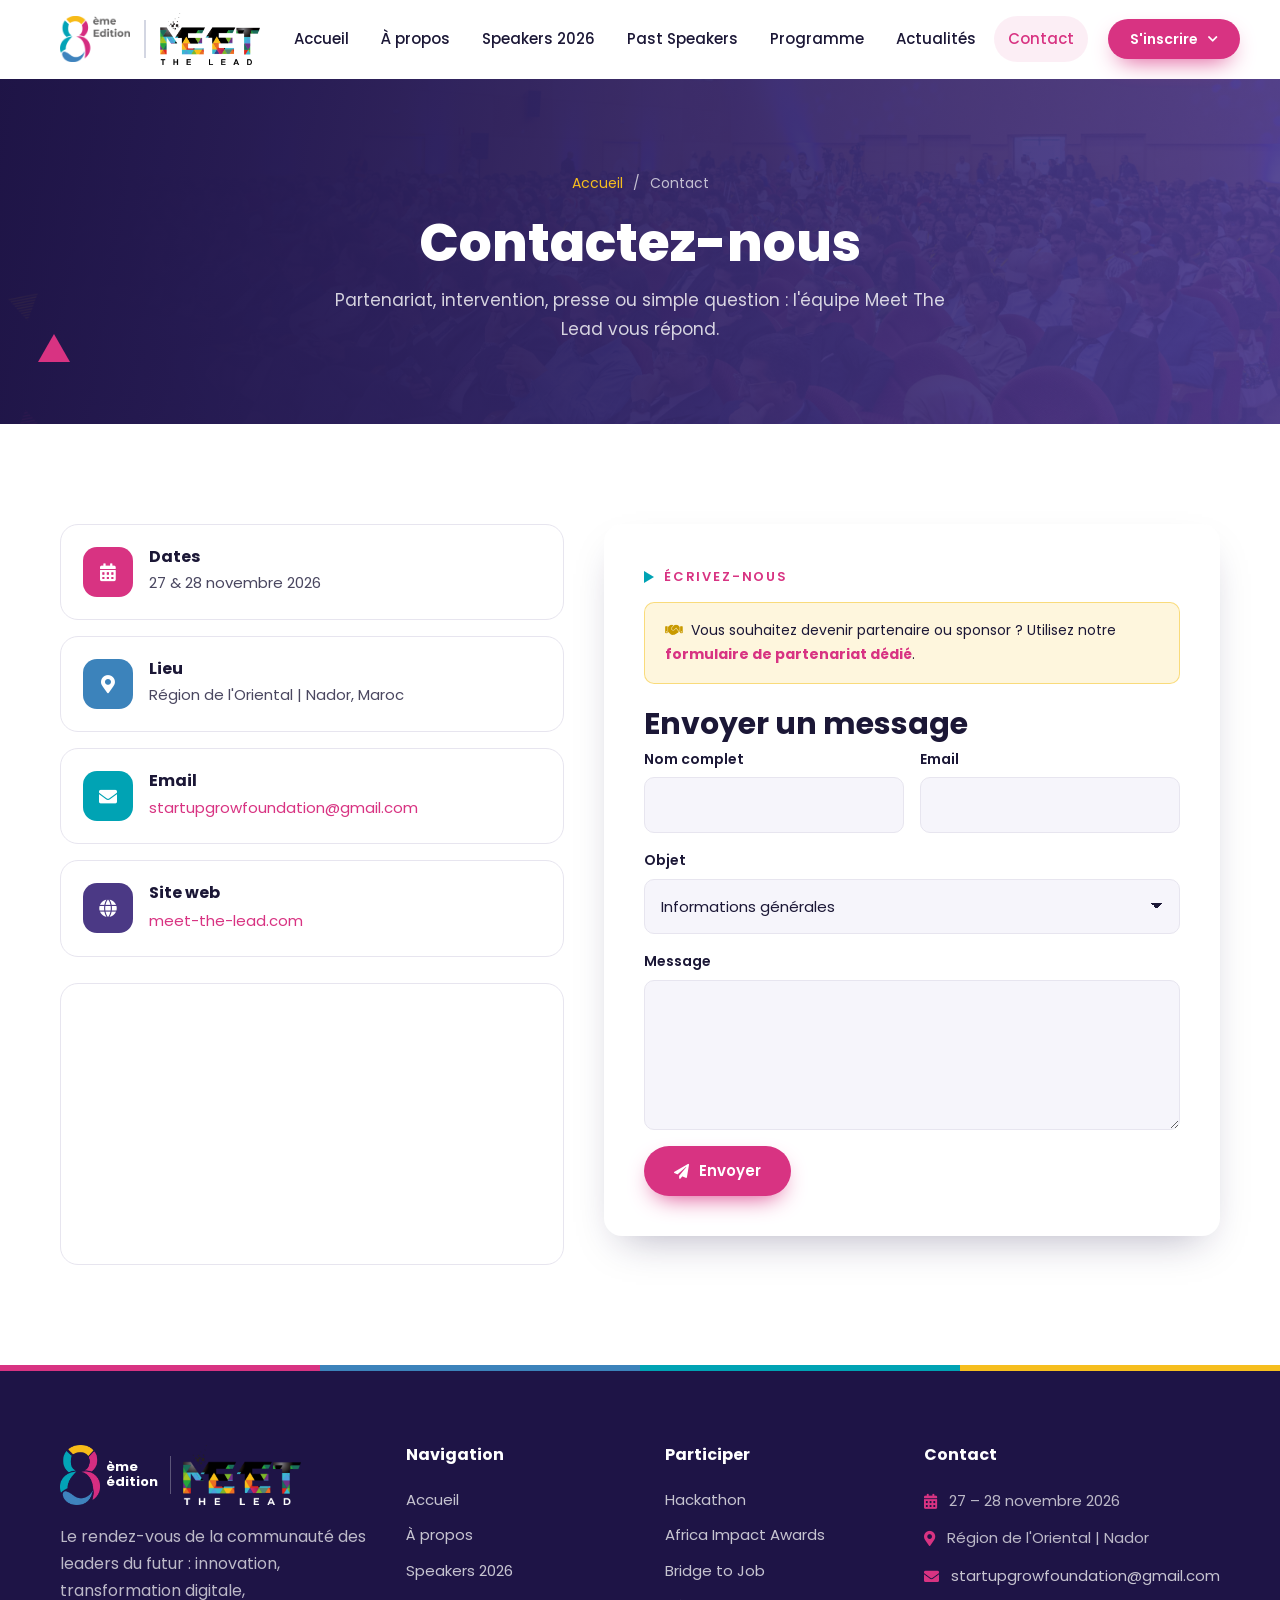
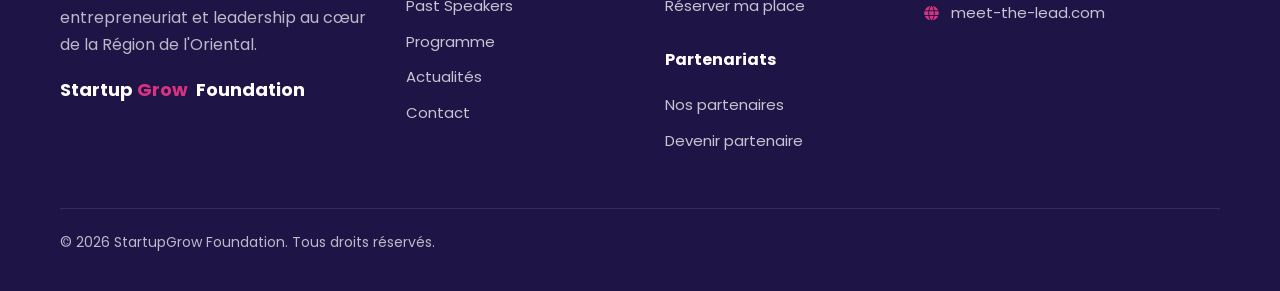
<file: contact.html>
<!DOCTYPE html>
<html lang="fr">

<head>
    <meta charset="utf-8">
    <meta name="viewport" content="width=device-width, initial-scale=1">
    <title>Contact – Meet The Lead</title>
    <meta name="description" content="Contactez l'équipe Meet The Lead : partenariats, interventions, presse et inscriptions.">
    <meta name="theme-color" content="#1e1446">
    <meta property="og:title" content="Contact – Meet The Lead">
    <meta property="og:description" content="Contactez l'équipe Meet The Lead : partenariats, interventions, presse et inscriptions.">
    <meta property="og:image" content="assets/img/mtl/affiche-mtl-2026.jpg">
    <meta property="og:type" content="website">
    <link rel="icon" type="image/png" href="assets/img/logo/logo.png">

    <link rel="preconnect" href="https://fonts.googleapis.com">
    <link rel="preconnect" href="https://fonts.gstatic.com" crossorigin>
    <link rel="stylesheet" href="https://fonts.googleapis.com/css2?family=Poppins:wght@400;500;600;700;800&display=swap">
    <link rel="stylesheet" href="assets/css/fontawesome-all.min.css">
    <link rel="stylesheet" href="assets/css/mtl.css?v=18">
    <link rel="stylesheet" href="assets/css/mtl-v2.css?v=18">
</head>

<body>
    <header class="site-header">
        <div class="container header-inner">
            <a class="brand brand-lockup" href="index.html" aria-label="Meet The Lead, 8ème édition — accueil"><img class="brand-8" src="assets/img/logo/8eme-edition.png" alt="8ème édition" width="640" height="419"><span class="brand-sep" aria-hidden="true"></span><img class="brand-mtl" src="assets/img/logo/logo-mtl.png" alt="Meet The Lead" width="347" height="180"></a>
            <nav class="main-nav" id="main-nav" aria-label="Navigation principale">
                <ul>
                    <li><a href="index.html">Accueil</a></li>
                    <li><a href="about.html">À propos</a></li>
                    <li><a href="index.html#speakers-2026">Speakers 2026</a></li>
                    <li><a href="spakers.html">Past Speakers</a></li>
                    <li><a href="schedule.html">Programme</a></li>
                    <li><a href="blog.html">Actualités</a></li>
                    <li><a href="contact.html">Contact</a></li>
                </ul>
                <div class="mobile-cta">
                    <p class="mobile-cta-title">S'inscrire</p>
                    <a class="reg-item" href="hackathon/inscription/" style="--c:var(--teal)"><span class="reg-num" aria-hidden="true">01</span><span><b>Hackathon</b><small>26 – 28 novembre 2026</small></span><i class="fas fa-arrow-right" aria-hidden="true"></i></a>
                    <a class="reg-item is-yellow" href="africa-impact-awards/nomination/" style="--c:var(--yellow)"><span class="reg-num" aria-hidden="true">02</span><span><b>Africa Impact Awards</b><small>Proposer une nomination</small></span><i class="fas fa-arrow-right" aria-hidden="true"></i></a>
                    <a class="reg-item" href="https://docs.google.com/forms/d/e/1FAIpQLSdHvNRWZFFjvyxHi2My-n6-TUMWklLmdlTL12k4E_YGGOlcfA/viewform?usp=dialog" target="_blank" rel="noopener" data-form-space="bridge-to-job" style="--c:var(--blue)"><span class="reg-num" aria-hidden="true">03</span><span><b>Bridge to Job</b><small>S'inscrire au Job Day</small></span><i class="fas fa-external-link-alt" aria-hidden="true"></i></a>
                    <a class="reg-item" href="https://forms.gle/ZoBgGsGPZ2y3SVkx7" target="_blank" rel="noopener" style="--c:var(--pink)"><span class="reg-num" aria-hidden="true">04</span><span><b>Conférence</b><small>28 novembre 2026 — Nador</small></span><i class="fas fa-external-link-alt" aria-hidden="true"></i></a>
                </div>
            </nav>
            <div class="header-cta">
                <div class="reg-menu">
                    <button type="button" class="btn btn-primary btn-sm reg-toggle" aria-expanded="false" aria-controls="reg-panel">S'inscrire <i class="fas fa-chevron-down" aria-hidden="true"></i></button>
                    <div class="reg-panel" id="reg-panel" hidden>
                        <p class="reg-panel-title">Choisissez votre espace</p>
                        <a class="reg-item" href="hackathon/inscription/" style="--c:var(--teal)"><span class="reg-num" aria-hidden="true">01</span><span><b>Hackathon</b><small>26 – 28 novembre 2026</small></span><i class="fas fa-arrow-right" aria-hidden="true"></i></a>
                        <a class="reg-item is-yellow" href="africa-impact-awards/nomination/" style="--c:var(--yellow)"><span class="reg-num" aria-hidden="true">02</span><span><b>Africa Impact Awards</b><small>Proposer une nomination</small></span><i class="fas fa-arrow-right" aria-hidden="true"></i></a>
                        <a class="reg-item" href="https://docs.google.com/forms/d/e/1FAIpQLSdHvNRWZFFjvyxHi2My-n6-TUMWklLmdlTL12k4E_YGGOlcfA/viewform?usp=dialog" target="_blank" rel="noopener" data-form-space="bridge-to-job" style="--c:var(--blue)"><span class="reg-num" aria-hidden="true">03</span><span><b>Bridge to Job</b><small>S'inscrire au Job Day</small></span><i class="fas fa-external-link-alt" aria-hidden="true"></i></a>
                        <a class="reg-item" href="https://forms.gle/ZoBgGsGPZ2y3SVkx7" target="_blank" rel="noopener" style="--c:var(--pink)"><span class="reg-num" aria-hidden="true">04</span><span><b>Conférence</b><small>28 novembre 2026 — Nador</small></span><i class="fas fa-external-link-alt" aria-hidden="true"></i></a>
                        <div class="reg-panel-foot"><a href="devenir-partenaire/">Devenir partenaire</a></div>
                    </div>
                </div>
                <button class="nav-toggle" type="button" aria-controls="main-nav" aria-expanded="false" aria-label="Menu"><i class="fas fa-bars"></i></button>
            </div>
        </div>
    </header>

    <main>

        <section class="page-hero">
            <span class="shape shape-tri-pink"></span>
            <div class="container">
                <nav class="breadcrumb" aria-label="Fil d'Ariane"><a href="index.html">Accueil</a><span>/</span><span>Contact</span></nav>
                <h1>Contactez-nous</h1>
                <p>Partenariat, intervention, presse ou simple question : l'équipe Meet The Lead vous répond.</p>
            </div>
        </section>
        <section class="section">
            <div class="container contact-grid">
                <div>
                    <div class="contact-info">
                        <div class="info-card" style="--c:var(--pink)"><i class="fas fa-calendar-alt"></i><div><h4>Dates</h4><p>27 &amp; 28 novembre 2026</p></div></div>
                        <div class="info-card" style="--c:var(--blue)"><i class="fas fa-map-marker-alt"></i><div><h4>Lieu</h4><p>Région de l'Oriental | Nador, Maroc</p></div></div>
                        <div class="info-card" style="--c:var(--teal)"><i class="fas fa-envelope"></i><div><h4>Email</h4><a href="mailto:startupgrowfoundation@gmail.com">startupgrowfoundation@gmail.com</a></div></div>
                        <div class="info-card" style="--c:var(--purple)"><i class="fas fa-globe"></i><div><h4>Site web</h4><a href="https://meet-the-lead.com">meet-the-lead.com</a></div></div>
                    </div>
                    <div class="map">
                        <iframe src="https://www.google.com/maps?q=Nador,+Maroc&output=embed" title="Carte de Nador" loading="lazy" referrerpolicy="no-referrer-when-downgrade"></iframe>
                    </div>
                </div>
                <div class="form-card">
                    <span class="eyebrow">Écrivez-nous</span>
                    <p class="note" style="margin:0 0 22px"><i class="fas fa-handshake"></i>Vous souhaitez devenir partenaire ou sponsor ? Utilisez notre <a href="devenir-partenaire/"><strong>formulaire de partenariat dédié</strong></a>.</p>
                    <h2 class="section-title" style="font-size:30px">Envoyer un message</h2>
                    <form id="contact-form" data-to="startupgrowfoundation@gmail.com" novalidate>
                        <div class="form-row">
                            <div class="field"><label for="name">Nom complet</label><input id="name" name="name" type="text" autocomplete="name" required></div>
                            <div class="field"><label for="email">Email</label><input id="email" name="email" type="email" autocomplete="email" required></div>
                        </div>
                        <div class="field">
                            <label for="subject">Objet</label>
                            <select id="subject" name="subject">
                                <option>Informations générales</option>
                                <option>Devenir partenaire / sponsor</option>
                                <option>Proposer une intervention</option>
                                <option>Presse &amp; médias</option>
                                <option>Hackathon / Job Day / Awards</option>
                            </select>
                        </div>
                        <div class="field"><label for="message">Message</label><textarea id="message" name="message" required></textarea></div>
                        <button type="submit" class="btn btn-primary"><i class="fas fa-paper-plane"></i> Envoyer</button>
                        <p class="form-status" role="status"></p>
                    </form>
                </div>
            </div>
        </section>
    </main>

    <footer class="site-footer">
        <div class="container">
            <div class="footer-grid">
                <div>
                    <div class="footer-logo"><a class="brand brand-lockup is-light" href="index.html" aria-label="Meet The Lead, 8ème édition — accueil"><img class="brand-8" src="assets/img/logo/8.png" alt="8" width="277" height="420"><span class="brand-8-txt">ème<br>édition</span><span class="brand-sep" aria-hidden="true"></span><img class="brand-mtl" src="assets/img/logo/logo-mtl-light.png" alt="Meet The Lead" width="353" height="180"></a></div>
                    <p>Le rendez-vous de la communauté des leaders du futur : innovation, transformation digitale, entrepreneuriat et leadership au cœur de la Région de l'Oriental.</p>
                    <div class="organizer">Startup<span>Grow</span>&nbsp;Foundation</div>
                </div>
                <div>
                    <h4>Navigation</h4>
                    <ul class="footer-links">
                        <li><a href="index.html">Accueil</a></li>
                        <li><a href="about.html">À propos</a></li>
                        <li><a href="index.html#speakers-2026">Speakers 2026</a></li>
                    <li><a href="spakers.html">Past Speakers</a></li>
                        <li><a href="schedule.html">Programme</a></li>
                        <li><a href="blog.html">Actualités</a></li>
                        <li><a href="contact.html">Contact</a></li>
                    </ul>
                </div>
                <div>
                    <h4>Participer</h4>
                    <ul class="footer-links">
                        <li><a href="hackathon/inscription/">Hackathon</a></li>
                        <li><a href="africa-impact-awards/nomination/">Africa Impact Awards</a></li>
                        <li><a href="bridge-to-job/inscription/">Bridge to Job</a></li>
                        <li><a href="https://forms.gle/ZoBgGsGPZ2y3SVkx7" target="_blank" rel="noopener">Réserver ma place</a></li>
                    </ul>
                    <h4 class="footer-sub">Partenariats</h4>
                    <ul class="footer-links">
                        <li><a href="index.html#partenaires">Nos partenaires</a></li>
                        <li><a href="devenir-partenaire/">Devenir partenaire</a></li>
                    </ul>
                </div>
                <div>
                    <h4>Contact</h4>
                    <ul class="footer-contact">
                        <li><i class="fas fa-calendar-alt"></i><span>27 – 28 novembre 2026</span></li>
                        <li><i class="fas fa-map-marker-alt"></i><span>Région de l'Oriental | Nador</span></li>
                        <li><i class="fas fa-envelope"></i><a href="mailto:startupgrowfoundation@gmail.com">startupgrowfoundation@gmail.com</a></li>
                        <li><i class="fas fa-globe"></i><a href="https://meet-the-lead.com">meet-the-lead.com</a></li>
                    </ul>
                </div>
            </div>
            <div class="footer-bottom">
                <p>© 2026 StartupGrow Foundation. Tous droits réservés.</p>
            </div>
        </div>
    </footer>

    <button class="back-top" type="button" aria-label="Retour en haut"><i class="fas fa-arrow-up"></i></button>

    <div class="modal" id="video-modal" hidden>
        <div class="modal-inner">
            <button class="modal-close" type="button" aria-label="Fermer la vidéo"><i class="fas fa-times"></i></button>
        </div>
    </div>

    <script src="assets/js/mtl-data.js?v=18"></script>
    <script src="assets/js/mtl.js?v=18"></script>
</body>

</html>
</file>
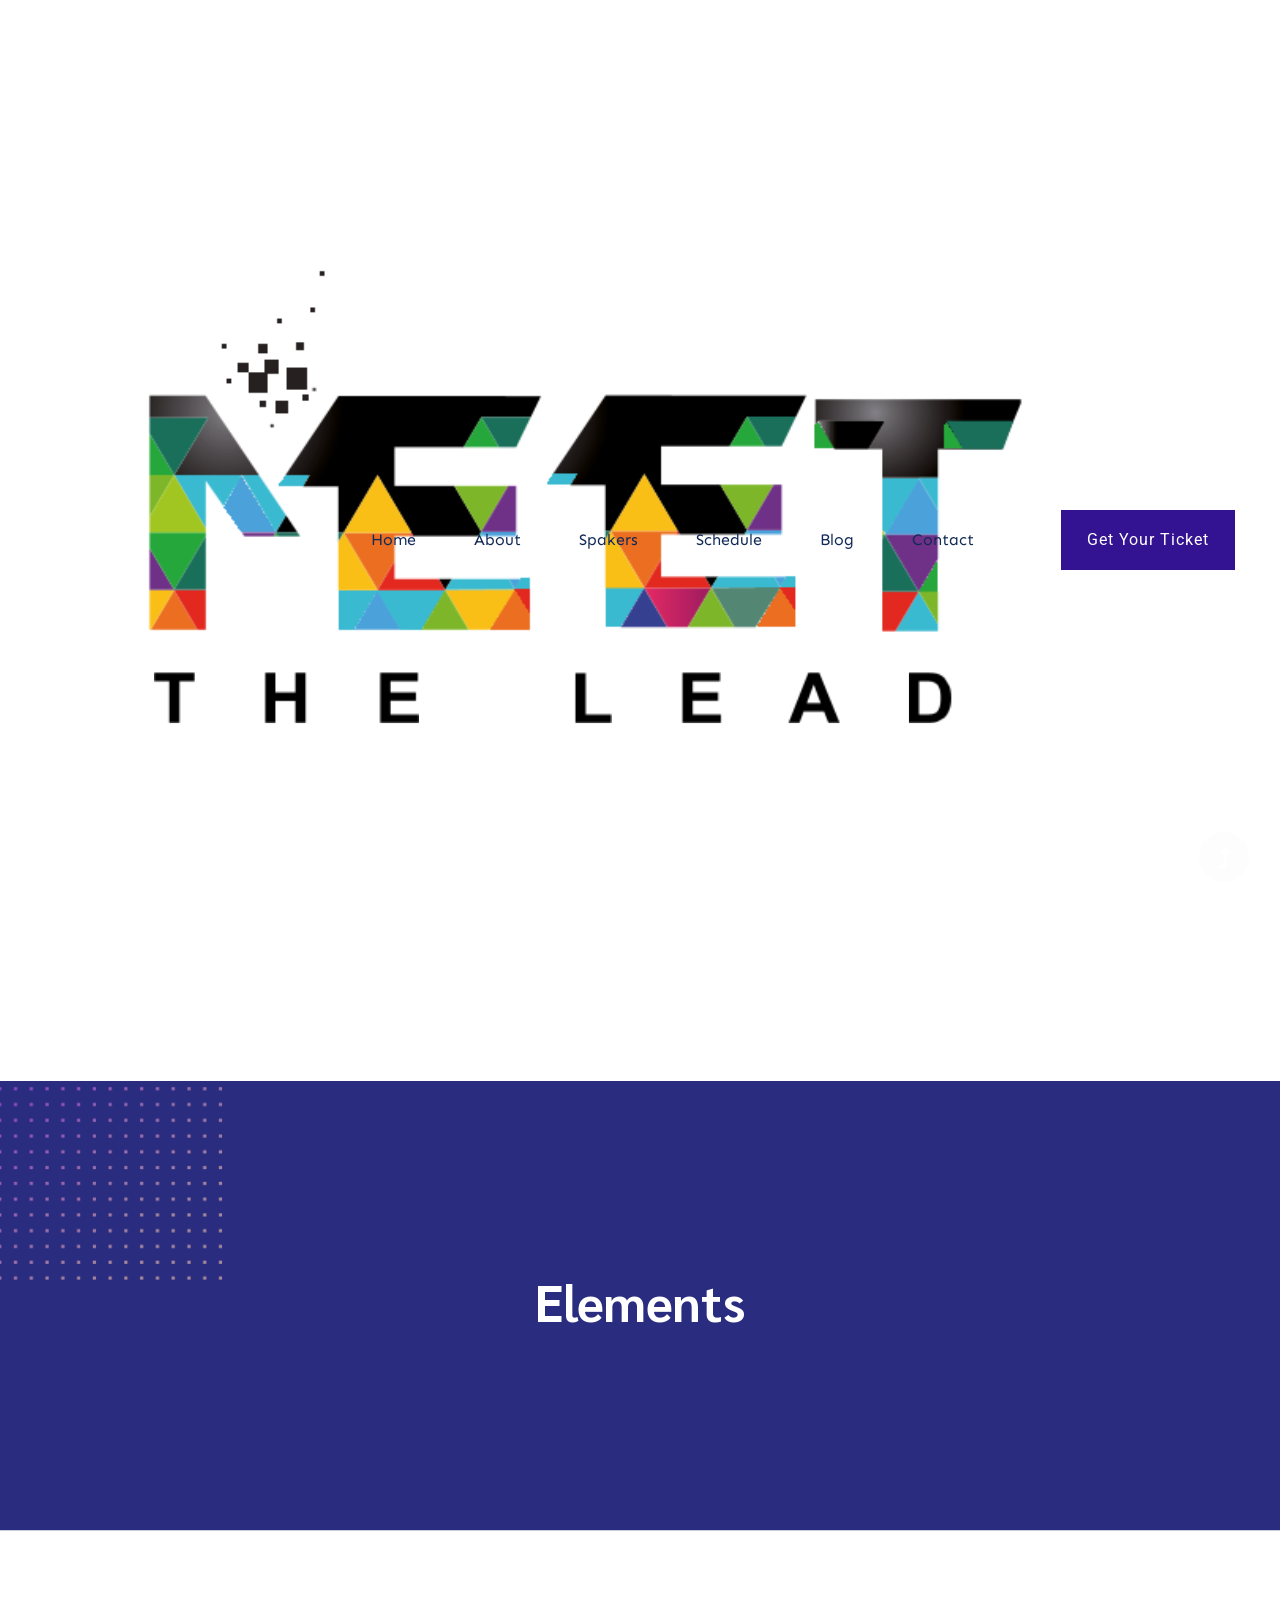
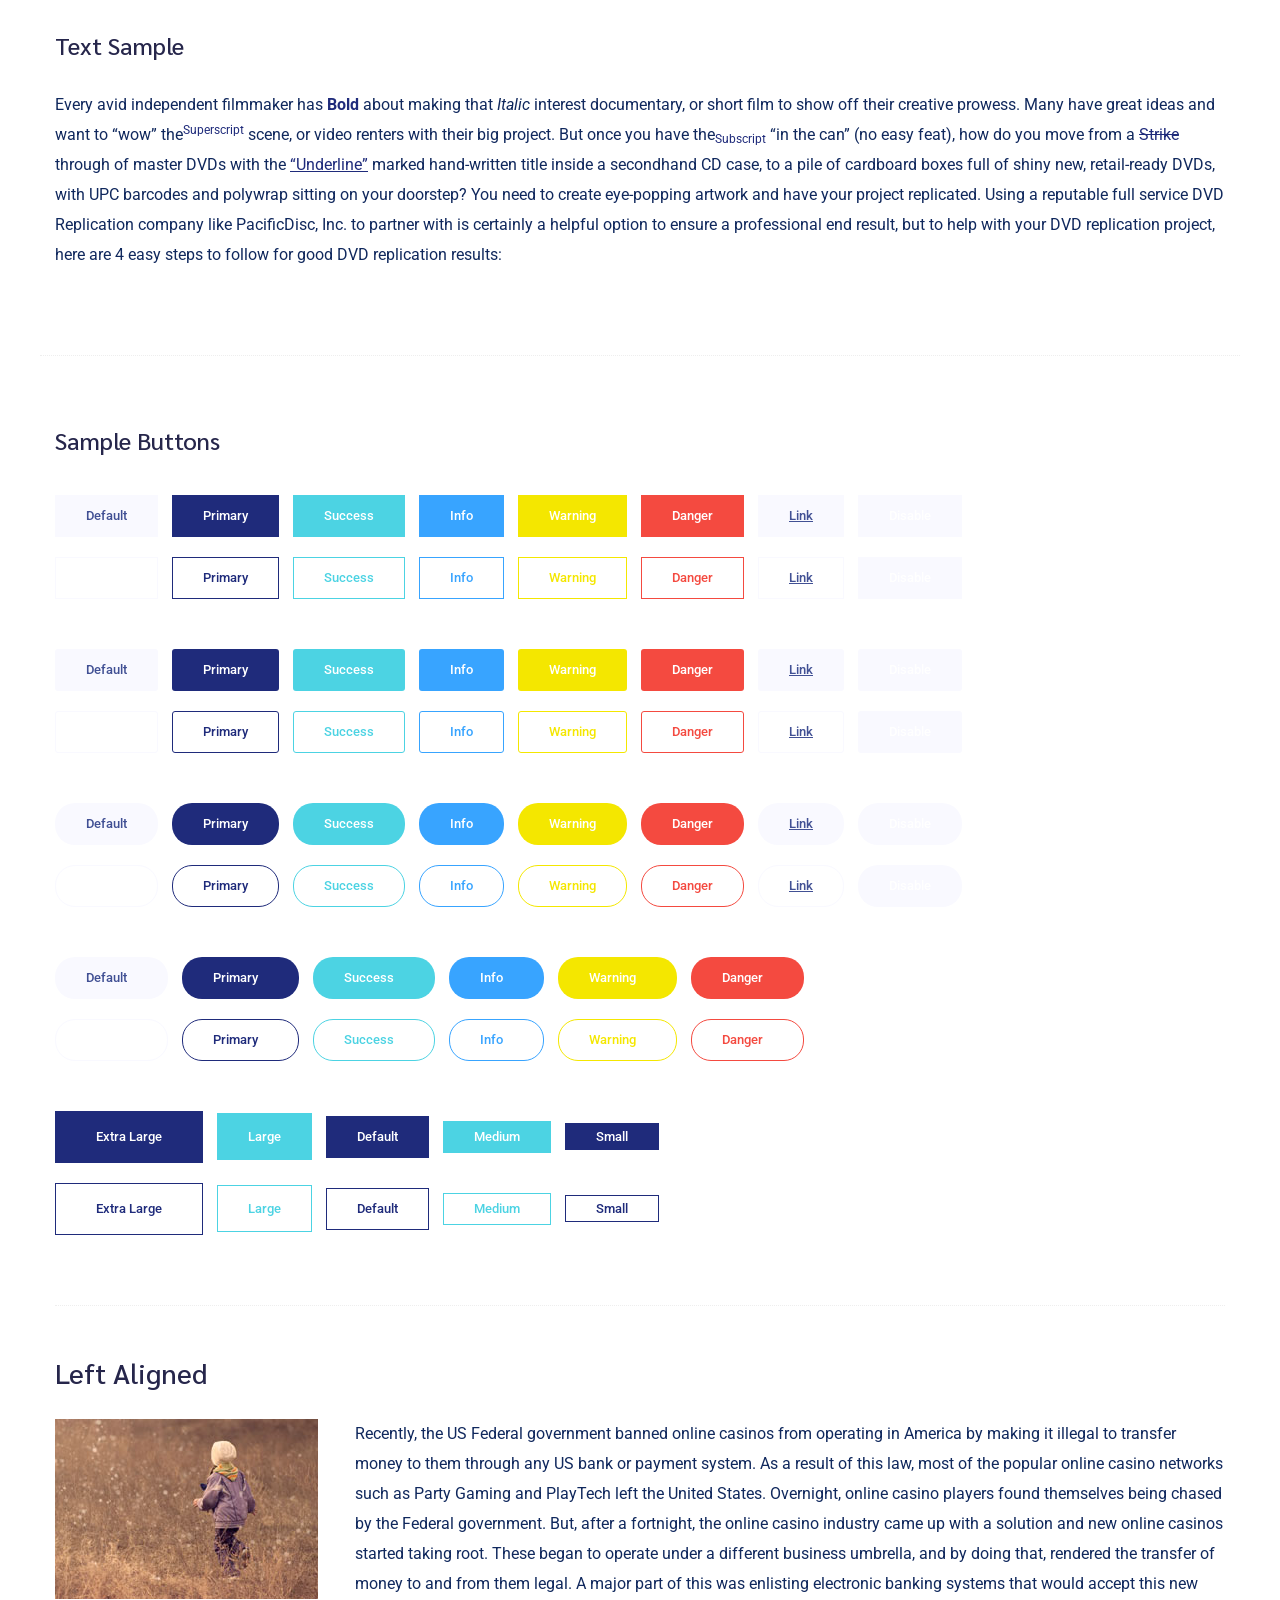
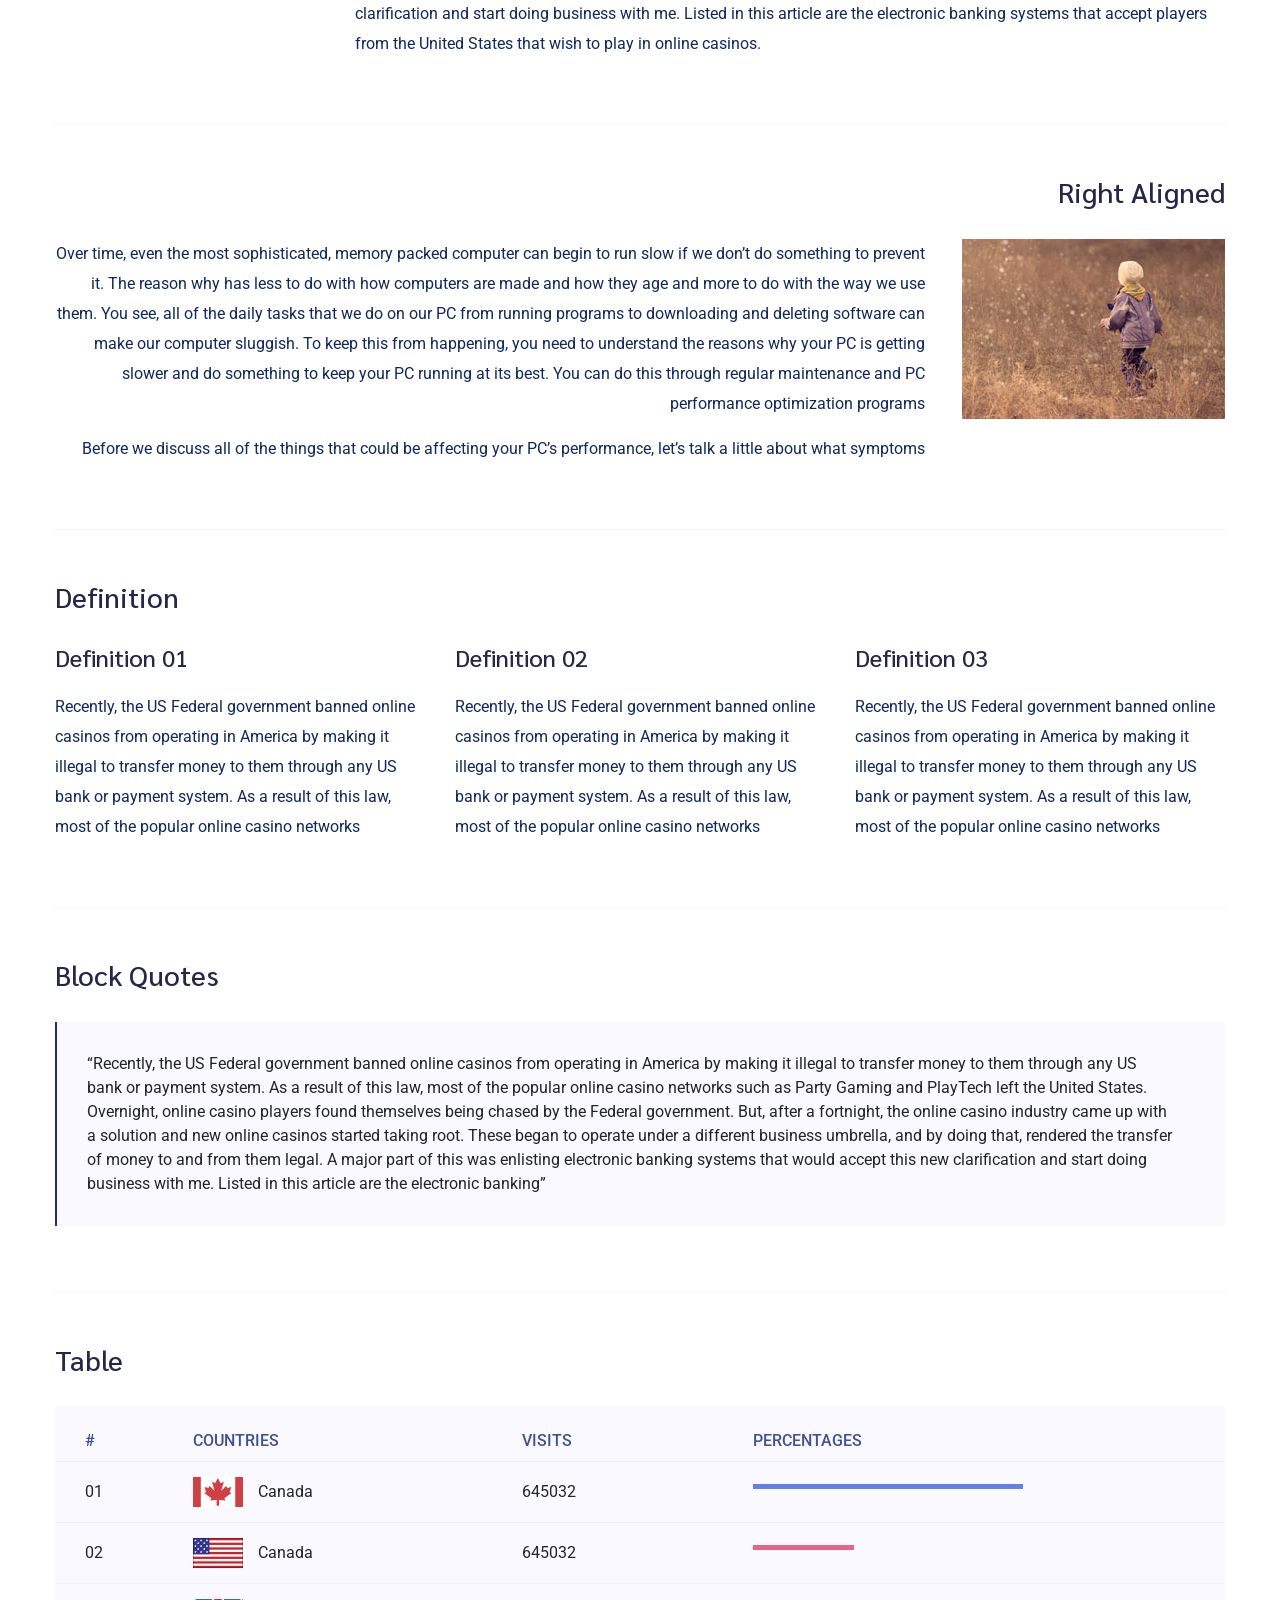
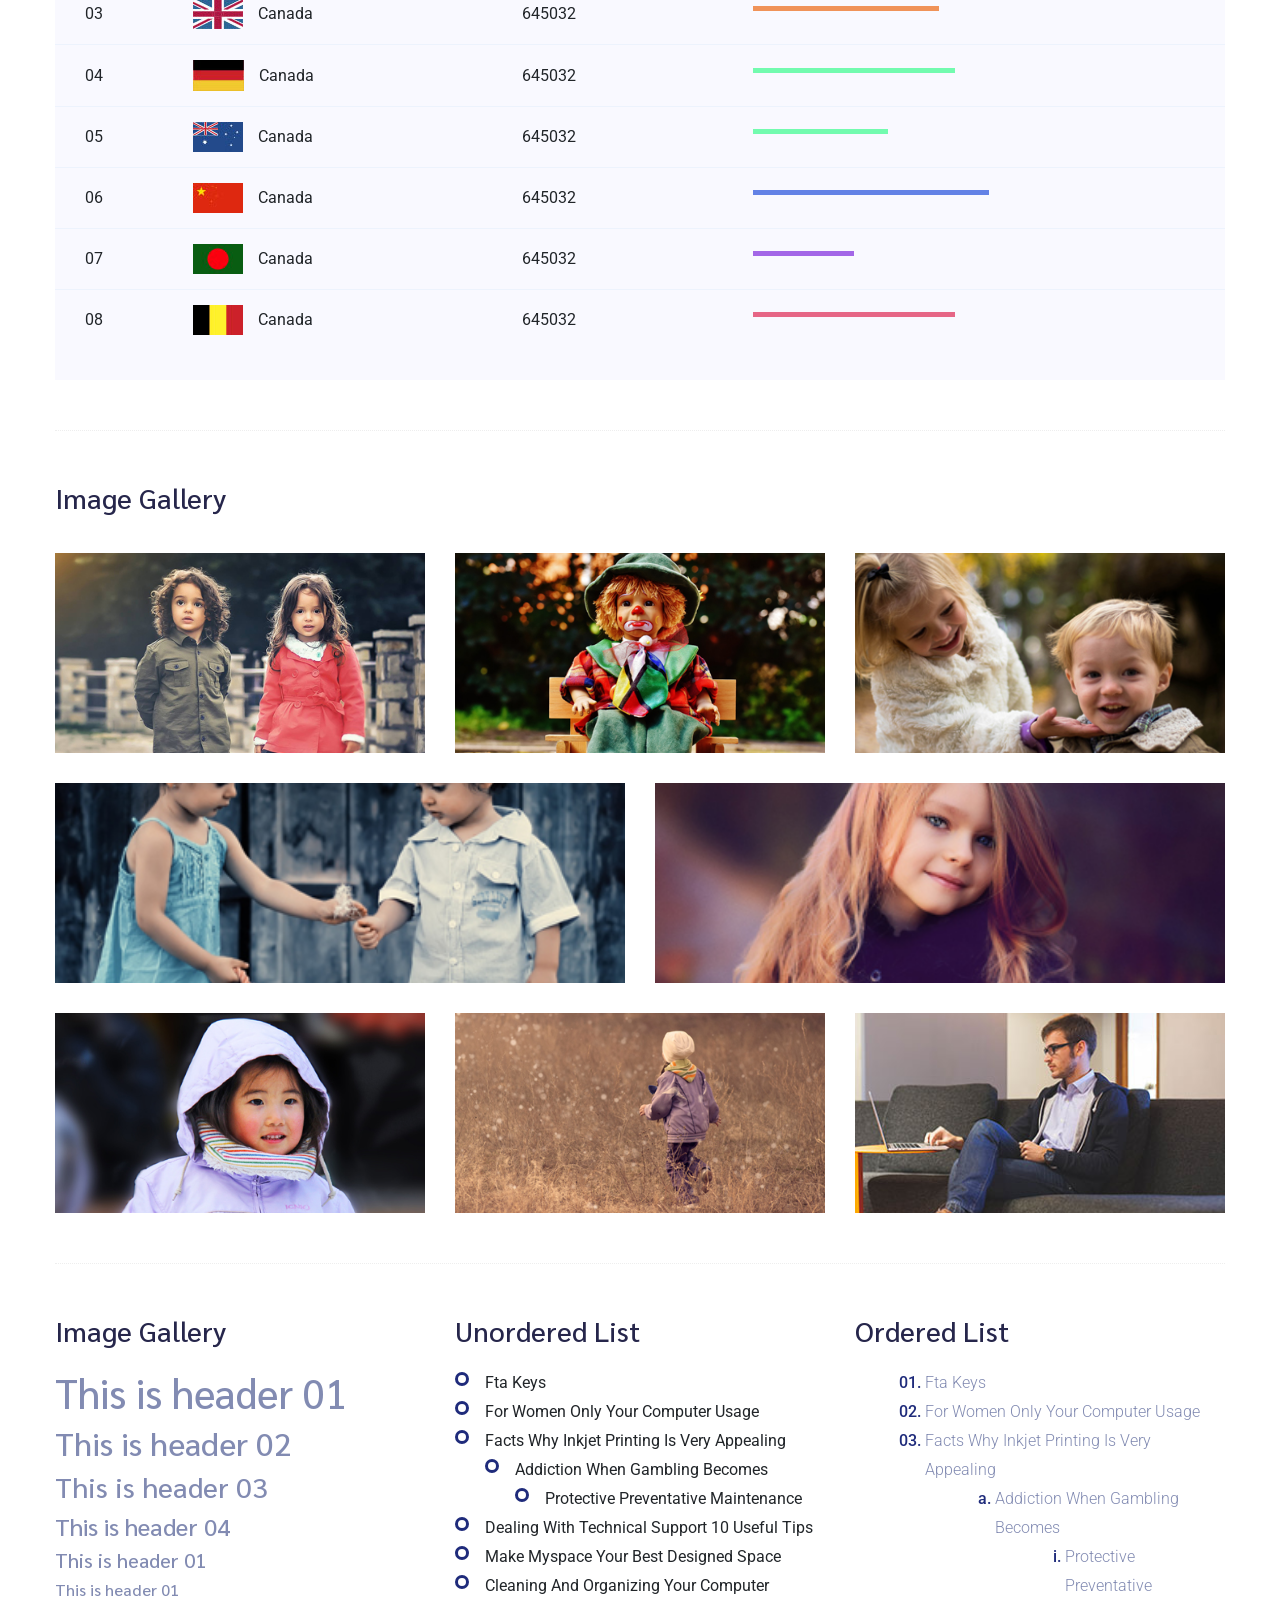
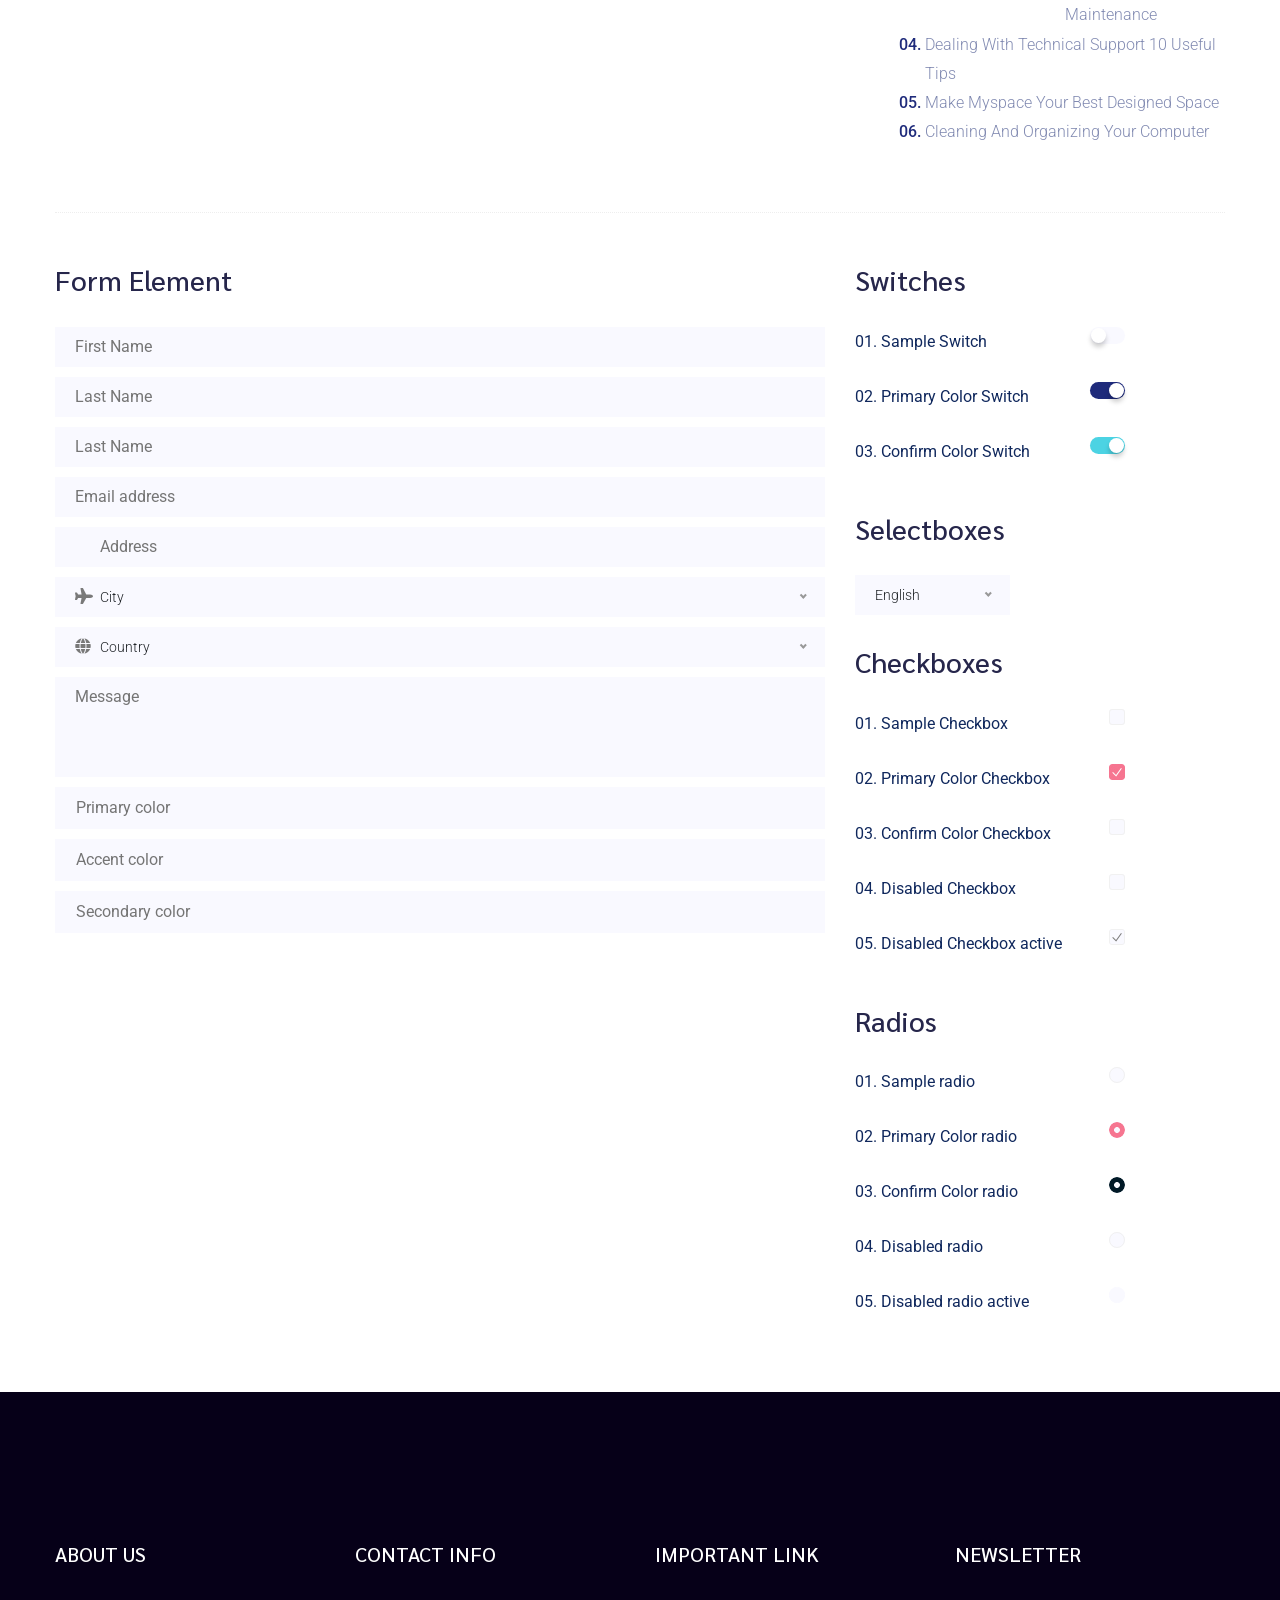
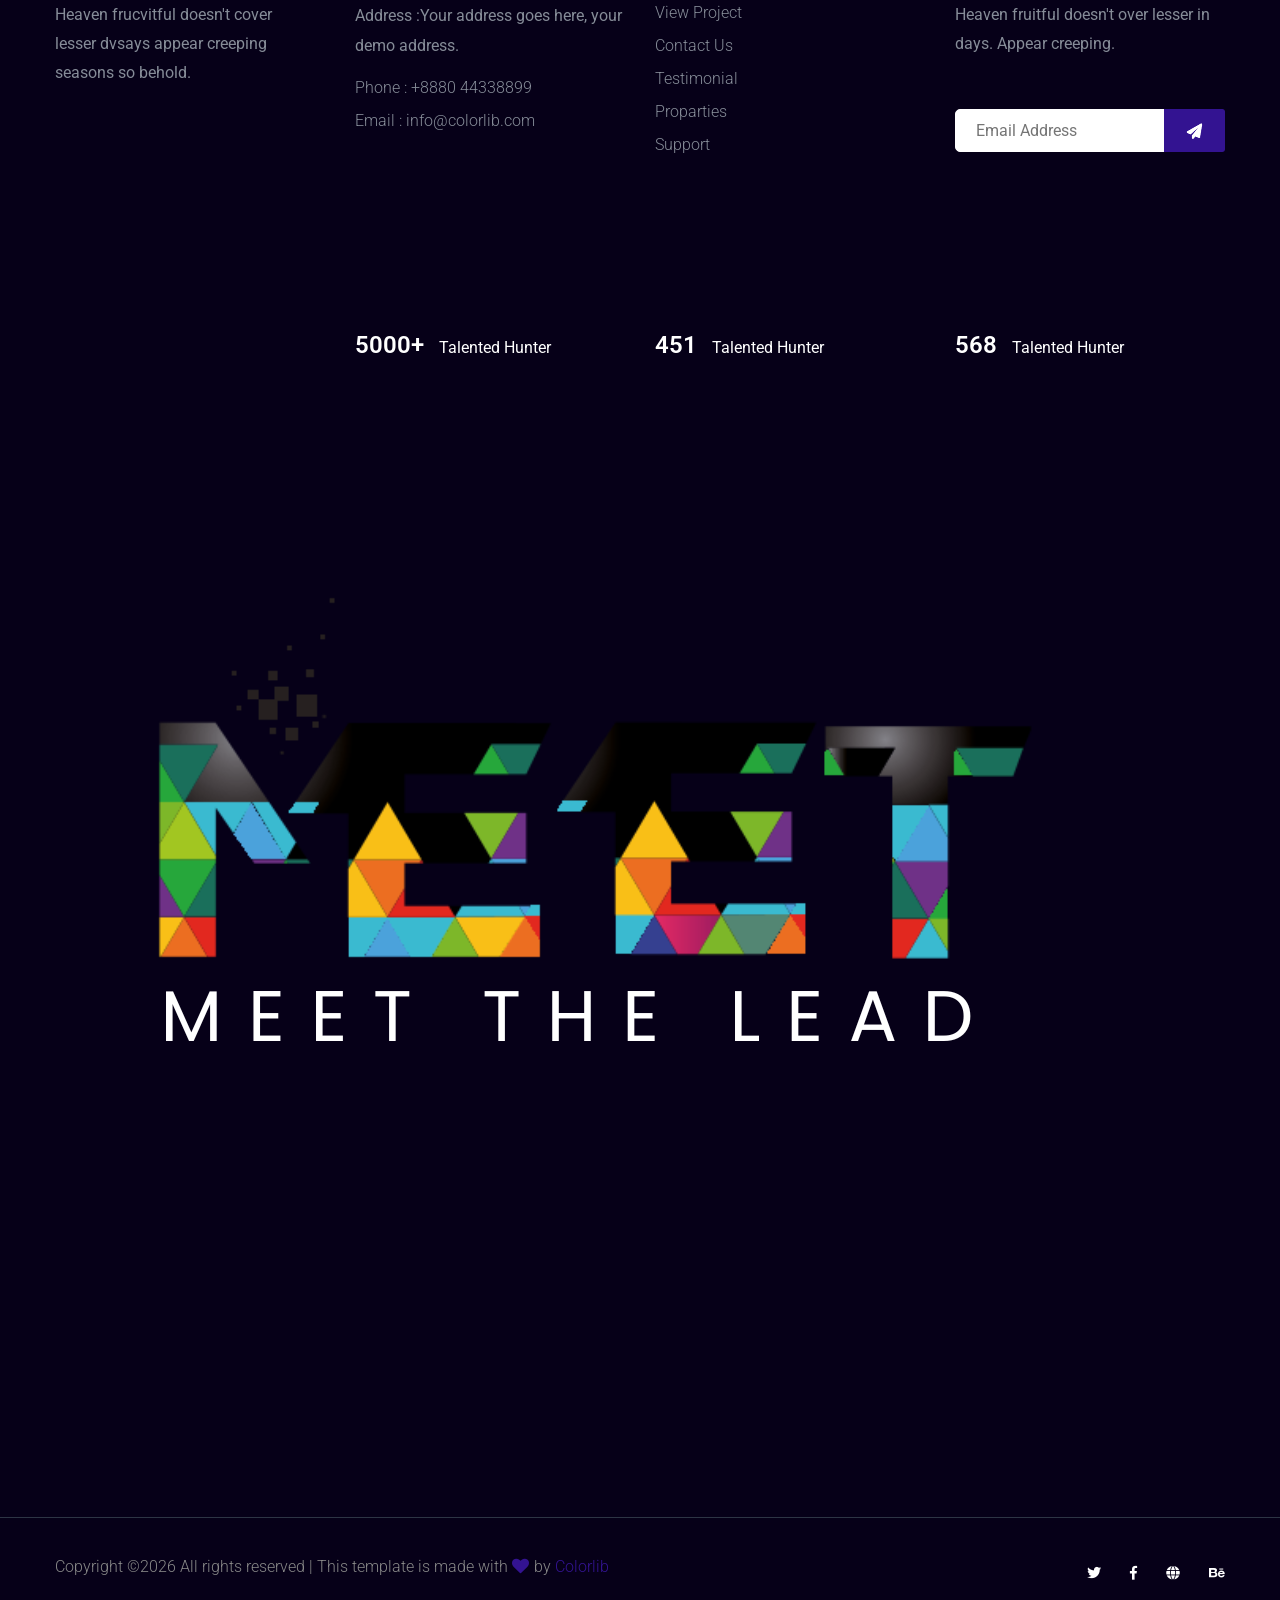
<file: elements.html>
<!doctype html>
<html class="no-js" lang="zxx">
<head>
	<meta charset="utf-8">
	<meta http-equiv="x-ua-compatible" content="ie=edge">
    <title> Event HTML-5 Template </title>
	<meta name="description" content="">
	<meta name="viewport" content="width=device-width, initial-scale=1">
	<link rel="shortcut icon" type="image/x-icon" href="assets/img/favicon.ico">

 	<!-- CSS here -->
	<link rel="stylesheet" href="assets/css/bootstrap.min.css">
	<link rel="stylesheet" href="assets/css/owl.carousel.min.css">
	<link rel="stylesheet" href="assets/css/slicknav.css">
	<link rel="stylesheet" href="assets/css/animate.min.css">
	<link rel="stylesheet" href="assets/css/magnific-popup.css">
	<link rel="stylesheet" href="assets/css/fontawesome-all.min.css">
	<link rel="stylesheet" href="assets/css/themify-icons.css">
	<link rel="stylesheet" href="assets/css/slick.css">
	<link rel="stylesheet" href="assets/css/nice-select.css">
	<link rel="stylesheet" href="assets/css/style.css">
</head>
<body>
    <!--? Preloader Start -->
    <div id="preloader-active">
        <div class="preloader d-flex align-items-center justify-content-center">
            <div class="preloader-inner position-relative">
                <div class="preloader-circle"></div>
                <div class="preloader-img pere-text">
                    <img src="assets/img/logo/loder.png" alt="">
                </div>
            </div>
        </div>
    </div>
    <!-- Preloader Start -->
	<header>
		<!--? Header Start -->
		<div class="header-area">
			<div class="main-header header-sticky">
				<div class="container-fluid">
					<div class="row align-items-center">
						<!-- Logo -->
						<div class="col-xl-2 col-lg-2 col-md-1">
							<div class="logo">
								<a href="index.html"><img src="assets/img/logo/logo.png" alt=""></a>
							</div>
						</div>
						<div class="col-xl-10 col-lg-10 col-md-10">
							<div class="menu-main d-flex align-items-center justify-content-end">
								<!-- Main-menu -->
								<div class="main-menu f-right d-none d-lg-block">
									<nav>
										<ul id="navigation">
											<li><a href="index.html">Home</a></li>
											<li><a href="about.html">About</a></li>
											<li><a href="spakers.html">Spakers</a></li>
											<li><a href="schedule.html">Schedule</a></li>
											<li><a href="blog.html">Blog</a>
												<ul class="submenu">
													<li><a href="blog.html">Blog</a></li>
													<li><a href="blog_details.html">Blog Details</a></li>
													<li><a href="elements.html">Element</a></li>
												</ul>
											</li>
											<li><a href="contact.html">Contact</a></li>
										</ul>
									</nav>
								</div>
								<div class="header-right-btn f-right d-none d-lg-block ml-30">
									<a href="#" class="btn header-btn">Get Your Ticket</a>
								</div>
							</div>
						</div>   
						<!-- Mobile Menu -->
						<div class="col-12">
							<div class="mobile_menu d-block d-lg-none"></div>
						</div>
					</div>
				</div>
			</div>
		</div>
		<!-- Header End -->
	</header>
	<main>
        <!--? Hero Start -->
        <div class="slider-area2">
            <div class="slider-height2 d-flex align-items-center">
                <div class="container">
                    <div class="row">
                        <div class="col-xl-12">
                            <div class="hero-cap hero-cap2 text-center">
                                <h2>Elements</h2>
                            </div>
                        </div>
                    </div>
                </div>
            </div>
        </div>
        <!-- Hero End -->
		<!-- Start Sample Area -->
		<section class="sample-text-area">
			<div class="container box_1170">
				<h3 class="text-heading">Text Sample</h3>
				<p class="sample-text">
					Every avid independent filmmaker has <b>Bold</b> about making that <i>Italic</i> interest documentary,
					or short
					film to show off their creative prowess. Many have great ideas and want to “wow”
					the<sup>Superscript</sup> scene,
					or video renters with their big project. But once you have the<sub>Subscript</sub> “in the can” (no easy
					feat), how
					do you move from a <del>Strike</del> through of master DVDs with the <u>“Underline”</u> marked
					hand-written title
					inside a secondhand CD case, to a pile of cardboard boxes full of shiny new, retail-ready DVDs, with UPC
					barcodes
					and polywrap sitting on your doorstep? You need to create eye-popping artwork and have your project
					replicated.
					Using a reputable full service DVD Replication company like PacificDisc, Inc. to partner with is
					certainly a
					helpful option to ensure a professional end result, but to help with your DVD replication project, here
					are 4 easy
					steps to follow for good DVD replication results:
	
				</p>
			</div>
		</section>
		<!-- End Sample Area -->
		<!-- Start Button -->
		<section class="button-area">
			<div class="container box_1170 border-top-generic">
				<h3 class="text-heading">Sample Buttons</h3>
				<div class="button-group-area">
					<a href="#" class="genric-btn default">Default</a>
					<a href="#" class="genric-btn primary">Primary</a>
					<a href="#" class="genric-btn success">Success</a>
					<a href="#" class="genric-btn info">Info</a>
					<a href="#" class="genric-btn warning">Warning</a>
					<a href="#" class="genric-btn danger">Danger</a>
					<a href="#" class="genric-btn link">Link</a>
					<a href="#" class="genric-btn disable">Disable</a>
				</div>
				<div class="button-group-area mt-10">
					<a href="#" class="genric-btn default-border">Default</a>
					<a href="#" class="genric-btn primary-border">Primary</a>
					<a href="#" class="genric-btn success-border">Success</a>
					<a href="#" class="genric-btn info-border">Info</a>
					<a href="#" class="genric-btn warning-border">Warning</a>
					<a href="#" class="genric-btn danger-border">Danger</a>
					<a href="#" class="genric-btn link-border">Link</a>
					<a href="#" class="genric-btn disable">Disable</a>
				</div>
				<div class="button-group-area mt-40">
					<a href="#" class="genric-btn default radius">Default</a>
					<a href="#" class="genric-btn primary radius">Primary</a>
					<a href="#" class="genric-btn success radius">Success</a>
					<a href="#" class="genric-btn info radius">Info</a>
					<a href="#" class="genric-btn warning radius">Warning</a>
					<a href="#" class="genric-btn danger radius">Danger</a>
					<a href="#" class="genric-btn link radius">Link</a>
					<a href="#" class="genric-btn disable radius">Disable</a>
				</div>
				<div class="button-group-area mt-10">
					<a href="#" class="genric-btn default-border radius">Default</a>
					<a href="#" class="genric-btn primary-border radius">Primary</a>
					<a href="#" class="genric-btn success-border radius">Success</a>
					<a href="#" class="genric-btn info-border radius">Info</a>
					<a href="#" class="genric-btn warning-border radius">Warning</a>
					<a href="#" class="genric-btn danger-border radius">Danger</a>
					<a href="#" class="genric-btn link-border radius">Link</a>
					<a href="#" class="genric-btn disable radius">Disable</a>
				</div>
				<div class="button-group-area mt-40">
					<a href="#" class="genric-btn default circle">Default</a>
					<a href="#" class="genric-btn primary circle">Primary</a>
					<a href="#" class="genric-btn success circle">Success</a>
					<a href="#" class="genric-btn info circle">Info</a>
					<a href="#" class="genric-btn warning circle">Warning</a>
					<a href="#" class="genric-btn danger circle">Danger</a>
					<a href="#" class="genric-btn link circle">Link</a>
					<a href="#" class="genric-btn disable circle">Disable</a>
				</div>
				<div class="button-group-area mt-10">
					<a href="#" class="genric-btn default-border circle">Default</a>
					<a href="#" class="genric-btn primary-border circle">Primary</a>
					<a href="#" class="genric-btn success-border circle">Success</a>
					<a href="#" class="genric-btn info-border circle">Info</a>
					<a href="#" class="genric-btn warning-border circle">Warning</a>
					<a href="#" class="genric-btn danger-border circle">Danger</a>
					<a href="#" class="genric-btn link-border circle">Link</a>
					<a href="#" class="genric-btn disable circle">Disable</a>
				</div>
				<div class="button-group-area mt-40">
					<a href="#" class="genric-btn default circle arrow">Default<span class="lnr lnr-arrow-right"></span></a>
					<a href="#" class="genric-btn primary circle arrow">Primary<span class="lnr lnr-arrow-right"></span></a>
					<a href="#" class="genric-btn success circle arrow">Success<span class="lnr lnr-arrow-right"></span></a>
					<a href="#" class="genric-btn info circle arrow">Info<span class="lnr lnr-arrow-right"></span></a>
					<a href="#" class="genric-btn warning circle arrow">Warning<span class="lnr lnr-arrow-right"></span></a>
					<a href="#" class="genric-btn danger circle arrow">Danger<span class="lnr lnr-arrow-right"></span></a>
				</div>
				<div class="button-group-area mt-10">
					<a href="#" class="genric-btn default-border circle arrow">Default<span
							class="lnr lnr-arrow-right"></span></a>
					<a href="#" class="genric-btn primary-border circle arrow">Primary<span
							class="lnr lnr-arrow-right"></span></a>
					<a href="#" class="genric-btn success-border circle arrow">Success<span
							class="lnr lnr-arrow-right"></span></a>
					<a href="#" class="genric-btn info-border circle arrow">Info<span
							class="lnr lnr-arrow-right"></span></a>
					<a href="#" class="genric-btn warning-border circle arrow">Warning<span
							class="lnr lnr-arrow-right"></span></a>
					<a href="#" class="genric-btn danger-border circle arrow">Danger<span
							class="lnr lnr-arrow-right"></span></a>
				</div>
				<div class="button-group-area mt-40">
					<a href="#" class="genric-btn primary e-large">Extra Large</a>
					<a href="#" class="genric-btn success large">Large</a>
					<a href="#" class="genric-btn primary">Default</a>
					<a href="#" class="genric-btn success medium">Medium</a>
					<a href="#" class="genric-btn primary small">Small</a>
				</div>
				<div class="button-group-area mt-10">
					<a href="#" class="genric-btn primary-border e-large">Extra Large</a>
					<a href="#" class="genric-btn success-border large">Large</a>
					<a href="#" class="genric-btn primary-border">Default</a>
					<a href="#" class="genric-btn success-border medium">Medium</a>
					<a href="#" class="genric-btn primary-border small">Small</a>
				</div>
			</div>
		</section>
		<!-- End Button -->
		<!-- Start Align Area -->
		<div class="whole-wrap">
			<div class="container box_1170">
				<div class="section-top-border">
					<h3 class="mb-30">Left Aligned</h3>
					<div class="row">
						<div class="col-md-3">
							<img src="assets/img/elements/d.jpg" alt="" class="img-fluid">
						</div>
						<div class="col-md-9 mt-sm-20">
							<p>Recently, the US Federal government banned online casinos from operating in America by making
								it illegal to
								transfer money to them through any US bank or payment system. As a result of this law, most
								of the popular
								online casino networks such as Party Gaming and PlayTech left the United States. Overnight,
								online casino
								players found themselves being chased by the Federal government. But, after a fortnight, the
								online casino
								industry came up with a solution and new online casinos started taking root. These began to
								operate under a
								different business umbrella, and by doing that, rendered the transfer of money to and from
								them legal. A major
								part of this was enlisting electronic banking systems that would accept this new
								clarification and start doing
								business with me. Listed in this article are the electronic banking systems that accept
								players from the United
								States that wish to play in online casinos.</p>
						</div>
					</div>
				</div>
				<div class="section-top-border text-right">
					<h3 class="mb-30">Right Aligned</h3>
					<div class="row">
						<div class="col-md-9">
							<p class="text-right">Over time, even the most sophisticated, memory packed computer can begin
								to run slow if we
								don’t do something to prevent it. The reason why has less to do with how computers are made
								and how they age and
								more to do with the way we use them. You see, all of the daily tasks that we do on our PC
								from running programs
								to downloading and deleting software can make our computer sluggish. To keep this from
								happening, you need to
								understand the reasons why your PC is getting slower and do something to keep your PC
								running at its best. You
								can do this through regular maintenance and PC performance optimization programs</p>
							<p class="text-right">Before we discuss all of the things that could be affecting your PC’s
								performance, let’s
								talk a little about what symptoms</p>
						</div>
						<div class="col-md-3">
							<img src="assets/img/elements/d.jpg" alt="" class="img-fluid">
						</div>
					</div>
				</div>
				<div class="section-top-border">
					<h3 class="mb-30">Definition</h3>
					<div class="row">
						<div class="col-md-4">
							<div class="single-defination">
								<h4 class="mb-20">Definition 01</h4>
								<p>Recently, the US Federal government banned online casinos from operating in America by
									making it illegal to
									transfer money to them through any US bank or payment system. As a result of this law,
									most of the popular
									online casino networks</p>
							</div>
						</div>
						<div class="col-md-4">
							<div class="single-defination">
								<h4 class="mb-20">Definition 02</h4>
								<p>Recently, the US Federal government banned online casinos from operating in America by
									making it illegal to
									transfer money to them through any US bank or payment system. As a result of this law,
									most of the popular
									online casino networks</p>
							</div>
						</div>
						<div class="col-md-4">
							<div class="single-defination">
								<h4 class="mb-20">Definition 03</h4>
								<p>Recently, the US Federal government banned online casinos from operating in America by
									making it illegal to
									transfer money to them through any US bank or payment system. As a result of this law,
									most of the popular
									online casino networks</p>
							</div>
						</div>
					</div>
				</div>
				<div class="section-top-border">
					<h3 class="mb-30">Block Quotes</h3>
					<div class="row">
						<div class="col-lg-12">
							<blockquote class="generic-blockquote">
								“Recently, the US Federal government banned online casinos from operating in America by
								making it illegal to
								transfer money to them through any US bank or payment system. As a result of this law, most
								of the popular
								online casino networks such as Party Gaming and PlayTech left the United States. Overnight,
								online casino
								players found themselves being chased by the Federal government. But, after a fortnight, the
								online casino
								industry came up with a solution and new online casinos started taking root. These began to
								operate under a
								different business umbrella, and by doing that, rendered the transfer of money to and from
								them legal. A major
								part of this was enlisting electronic banking systems that would accept this new
								clarification and start doing
								business with me. Listed in this article are the electronic banking”
							</blockquote>
						</div>
					</div>
				</div>
				<div class="section-top-border">
					<h3 class="mb-30">Table</h3>
					<div class="progress-table-wrap">
						<div class="progress-table">
							<div class="table-head">
								<div class="serial">#</div>
								<div class="country">Countries</div>
								<div class="visit">Visits</div>
								<div class="percentage">Percentages</div>
							</div>
							<div class="table-row">
								<div class="serial">01</div>
								<div class="country"> <img src="assets/img/elements/f1.jpg" alt="flag">Canada</div>
								<div class="visit">645032</div>
								<div class="percentage">
									<div class="progress">
										<div class="progress-bar color-1" role="progressbar" style="width: 80%"
											aria-valuenow="80" aria-valuemin="0" aria-valuemax="100"></div>
									</div>
								</div>
							</div>
							<div class="table-row">
								<div class="serial">02</div>
								<div class="country"> <img src="assets/img/elements/f2.jpg" alt="flag">Canada</div>
								<div class="visit">645032</div>
								<div class="percentage">
									<div class="progress">
										<div class="progress-bar color-2" role="progressbar" style="width: 30%"
											aria-valuenow="30" aria-valuemin="0" aria-valuemax="100"></div>
									</div>
								</div>
							</div>
							<div class="table-row">
								<div class="serial">03</div>
								<div class="country"> <img src="assets/img/elements/f3.jpg" alt="flag">Canada</div>
								<div class="visit">645032</div>
								<div class="percentage">
									<div class="progress">
										<div class="progress-bar color-3" role="progressbar" style="width: 55%"
											aria-valuenow="55" aria-valuemin="0" aria-valuemax="100"></div>
									</div>
								</div>
							</div>
							<div class="table-row">
								<div class="serial">04</div>
								<div class="country"> <img src="assets/img/elements/f4.jpg" alt="flag">Canada</div>
								<div class="visit">645032</div>
								<div class="percentage">
									<div class="progress">
										<div class="progress-bar color-4" role="progressbar" style="width: 60%"
											aria-valuenow="60" aria-valuemin="0" aria-valuemax="100"></div>
									</div>
								</div>
							</div>
							<div class="table-row">
								<div class="serial">05</div>
								<div class="country"> <img src="assets/img/elements/f5.jpg" alt="flag">Canada</div>
								<div class="visit">645032</div>
								<div class="percentage">
									<div class="progress">
										<div class="progress-bar color-5" role="progressbar" style="width: 40%"
											aria-valuenow="40" aria-valuemin="0" aria-valuemax="100"></div>
									</div>
								</div>
							</div>
							<div class="table-row">
								<div class="serial">06</div>
								<div class="country"> <img src="assets/img/elements/f6.jpg" alt="flag">Canada</div>
								<div class="visit">645032</div>
								<div class="percentage">
									<div class="progress">
										<div class="progress-bar color-6" role="progressbar" style="width: 70%"
											aria-valuenow="70" aria-valuemin="0" aria-valuemax="100"></div>
									</div>
								</div>
							</div>
							<div class="table-row">
								<div class="serial">07</div>
								<div class="country"> <img src="assets/img/elements/f7.jpg" alt="flag">Canada</div>
								<div class="visit">645032</div>
								<div class="percentage">
									<div class="progress">
										<div class="progress-bar color-7" role="progressbar" style="width: 30%"
											aria-valuenow="30" aria-valuemin="0" aria-valuemax="100"></div>
									</div>
								</div>
							</div>
							<div class="table-row">
								<div class="serial">08</div>
								<div class="country"> <img src="assets/img/elements/f8.jpg" alt="flag">Canada</div>
								<div class="visit">645032</div>
								<div class="percentage">
									<div class="progress">
										<div class="progress-bar color-8" role="progressbar" style="width: 60%"
											aria-valuenow="60" aria-valuemin="0" aria-valuemax="100"></div>
									</div>
								</div>
							</div>
						</div>
					</div>
				</div>
				<div class="section-top-border">
					<h3>Image Gallery</h3>
					<div class="row gallery-item">
						<div class="col-md-4">
							<a href="assets/img/elements/g1.jpg" class="img-pop-up">
								<div class="single-gallery-image" style="background: url(assets/img/elements/g1.jpg);"></div>
							</a>
						</div>
						<div class="col-md-4">
							<a href="assets/img/elements/g2.jpg" class="img-pop-up">
								<div class="single-gallery-image" style="background: url(assets/img/elements/g2.jpg);"></div>
							</a>
						</div>
						<div class="col-md-4">
							<a href="assets/img/elements/g3.jpg" class="img-pop-up">
								<div class="single-gallery-image" style="background: url(assets/img/elements/g3.jpg);"></div>
							</a>
						</div>
						<div class="col-md-6">
							<a href="assets/img/elements/g4.jpg" class="img-pop-up">
								<div class="single-gallery-image" style="background: url(assets/img/elements/g4.jpg);"></div>
							</a>
						</div>
						<div class="col-md-6">
							<a href="assets/img/elements/g5.jpg" class="img-pop-up">
								<div class="single-gallery-image" style="background: url(assets/img/elements/g5.jpg);"></div>
							</a>
						</div>
						<div class="col-md-4">
							<a href="assets/img/elements/g6.jpg" class="img-pop-up">
								<div class="single-gallery-image" style="background: url(assets/img/elements/g6.jpg);"></div>
							</a>
						</div>
						<div class="col-md-4">
							<a href="assets/img/elements/g7.jpg" class="img-pop-up">
								<div class="single-gallery-image" style="background: url(assets/img/elements/g7.jpg);"></div>
							</a>
						</div>
						<div class="col-md-4">
							<a href="assets/img/elements/g8.jpg" class="img-pop-up">
								<div class="single-gallery-image" style="background: url(assets/img/elements/g8.jpg);"></div>
							</a>
						</div>
					</div>
				</div>
				<div class="section-top-border">
					<div class="row">
						<div class="col-md-4">
							<h3 class="mb-20">Image Gallery</h3>
							<div class="typography">
								<h1>This is header 01</h1>
								<h2>This is header 02</h2>
								<h3>This is header 03</h3>
								<h4>This is header 04</h4>
								<h5>This is header 01</h5>
								<h6>This is header 01</h6>
							</div>
						</div>
						<div class="col-md-4 mt-sm-30">
							<h3 class="mb-20">Unordered List</h3>
							<div class="">
								<ul class="unordered-list">
									<li>Fta Keys</li>
									<li>For Women Only Your Computer Usage</li>
									<li>Facts Why Inkjet Printing Is Very Appealing
										<ul>
											<li>Addiction When Gambling Becomes
												<ul>
													<li>Protective Preventative Maintenance</li>
												</ul>
											</li>
										</ul>
									</li>
									<li>Dealing With Technical Support 10 Useful Tips</li>
									<li>Make Myspace Your Best Designed Space</li>
									<li>Cleaning And Organizing Your Computer</li>
								</ul>
							</div>
						</div>
						<div class="col-md-4 mt-sm-30">
							<h3 class="mb-20">Ordered List</h3>
							<div class="">
								<ol class="ordered-list">
									<li><span>Fta Keys</span></li>
									<li><span>For Women Only Your Computer Usage</span></li>
									<li><span>Facts Why Inkjet Printing Is Very Appealing</span>
										<ol class="ordered-list-alpha">
											<li><span>Addiction When Gambling Becomes</span>
												<ol class="ordered-list-roman">
													<li><span>Protective Preventative Maintenance</span></li>
												</ol>
											</li>
										</ol>
									</li>
									<li><span>Dealing With Technical Support 10 Useful Tips</span></li>
									<li><span>Make Myspace Your Best Designed Space</span></li>
									<li><span>Cleaning And Organizing Your Computer</span></li>
								</ol>
							</div>
						</div>
					</div>
				</div>
				<div class="section-top-border">
					<div class="row">
						<div class="col-lg-8 col-md-8">
							<h3 class="mb-30">Form Element</h3>
							<form action="#">
								<div class="mt-10">
									<input type="text" name="first_name" placeholder="First Name"
										onfocus="this.placeholder = ''" onblur="this.placeholder = 'First Name'" required
										class="single-input">
								</div>
								<div class="mt-10">
									<input type="text" name="last_name" placeholder="Last Name"
										onfocus="this.placeholder = ''" onblur="this.placeholder = 'Last Name'" required
										class="single-input">
								</div>
								<div class="mt-10">
									<input type="text" name="last_name" placeholder="Last Name"
										onfocus="this.placeholder = ''" onblur="this.placeholder = 'Last Name'" required
										class="single-input">
								</div>
								<div class="mt-10">
									<input type="email" name="EMAIL" placeholder="Email address"
										onfocus="this.placeholder = ''" onblur="this.placeholder = 'Email address'" required
										class="single-input">
								</div>
								<div class="input-group-icon mt-10">
									<div class="icon"><i class="fa fa-thumb-tack" aria-hidden="true"></i></div>
									<input type="text" name="address" placeholder="Address" onfocus="this.placeholder = ''"
										onblur="this.placeholder = 'Address'" required class="single-input">
								</div>
								<div class="input-group-icon mt-10">
									<div class="icon"><i class="fa fa-plane" aria-hidden="true"></i></div>
									<div class="form-select" id="default-select"">
												<select>
													<option value=" 1">City</option>
										<option value="1">Dhaka</option>
										<option value="1">Dilli</option>
										<option value="1">Newyork</option>
										<option value="1">Islamabad</option>
										</select>
									</div>
								</div>
								<div class="input-group-icon mt-10">
									<div class="icon"><i class="fa fa-globe" aria-hidden="true"></i></div>
									<div class="form-select" id="default-select"">
												<select>
													<option value=" 1">Country</option>
										<option value="1">Bangladesh</option>
										<option value="1">India</option>
										<option value="1">England</option>
										<option value="1">Srilanka</option>
										</select>
									</div>
								</div>
	
								<div class="mt-10">
									<textarea class="single-textarea" placeholder="Message" onfocus="this.placeholder = ''"
										onblur="this.placeholder = 'Message'" required></textarea>
								</div>
								<div class="mt-10">
									<input type="text" name="first_name" placeholder="Primary color"
										onfocus="this.placeholder = ''" onblur="this.placeholder = 'Primary color'" required
										class="single-input-primary">
								</div>
								<div class="mt-10">
									<input type="text" name="first_name" placeholder="Accent color"
										onfocus="this.placeholder = ''" onblur="this.placeholder = 'Accent color'" required
										class="single-input-accent">
								</div>
								<div class="mt-10">
									<input type="text" name="first_name" placeholder="Secondary color"
										onfocus="this.placeholder = ''" onblur="this.placeholder = 'Secondary color'"
										required class="single-input-secondary">
								</div>
							</form>
						</div>
						<div class="col-lg-3 col-md-4 mt-sm-30">
							<div class="single-element-widget">
								<h3 class="mb-30">Switches</h3>
								<div class="switch-wrap d-flex justify-content-between">
									<p>01. Sample Switch</p>
									<div class="primary-switch">
										<input type="checkbox" id="default-switch">
										<label for="default-switch"></label>
									</div>
								</div>
								<div class="switch-wrap d-flex justify-content-between">
									<p>02. Primary Color Switch</p>
									<div class="primary-switch">
										<input type="checkbox" id="primary-switch" checked>
										<label for="primary-switch"></label>
									</div>
								</div>
								<div class="switch-wrap d-flex justify-content-between">
									<p>03. Confirm Color Switch</p>
									<div class="confirm-switch">
										<input type="checkbox" id="confirm-switch" checked>
										<label for="confirm-switch"></label>
									</div>
								</div>
							</div>
							<div class="single-element-widget mt-30">
								<h3 class="mb-30">Selectboxes</h3>
								<div class="default-select" id="default-select"">
											<select>
												<option value=" 1">English</option>
									<option value="1">Spanish</option>
									<option value="1">Arabic</option>
									<option value="1">Portuguise</option>
									<option value="1">Bengali</option>
									</select>
								</div>
							</div>
							<div class="single-element-widget mt-30">
								<h3 class="mb-30">Checkboxes</h3>
								<div class="switch-wrap d-flex justify-content-between">
									<p>01. Sample Checkbox</p>
									<div class="primary-checkbox">
										<input type="checkbox" id="default-checkbox">
										<label for="default-checkbox"></label>
									</div>
								</div>
								<div class="switch-wrap d-flex justify-content-between">
									<p>02. Primary Color Checkbox</p>
									<div class="primary-checkbox">
										<input type="checkbox" id="primary-checkbox" checked>
										<label for="primary-checkbox"></label>
									</div>
								</div>
								<div class="switch-wrap d-flex justify-content-between">
									<p>03. Confirm Color Checkbox</p>
									<div class="confirm-checkbox">
										<input type="checkbox" id="confirm-checkbox">
										<label for="confirm-checkbox"></label>
									</div>
								</div>
								<div class="switch-wrap d-flex justify-content-between">
									<p>04. Disabled Checkbox</p>
									<div class="disabled-checkbox">
										<input type="checkbox" id="disabled-checkbox" disabled>
										<label for="disabled-checkbox"></label>
									</div>
								</div>
								<div class="switch-wrap d-flex justify-content-between">
									<p>05. Disabled Checkbox active</p>
									<div class="disabled-checkbox">
										<input type="checkbox" id="disabled-checkbox-active" checked disabled>
										<label for="disabled-checkbox-active"></label>
									</div>
								</div>
							</div>
							<div class="single-element-widget mt-30">
								<h3 class="mb-30">Radios</h3>
								<div class="switch-wrap d-flex justify-content-between">
									<p>01. Sample radio</p>
									<div class="primary-radio">
										<input type="checkbox" id="default-radio">
										<label for="default-radio"></label>
									</div>
								</div>
								<div class="switch-wrap d-flex justify-content-between">
									<p>02. Primary Color radio</p>
									<div class="primary-radio">
										<input type="checkbox" id="primary-radio" checked>
										<label for="primary-radio"></label>
									</div>
								</div>
								<div class="switch-wrap d-flex justify-content-between">
									<p>03. Confirm Color radio</p>
									<div class="confirm-radio">
										<input type="checkbox" id="confirm-radio" checked>
										<label for="confirm-radio"></label>
									</div>
								</div>
								<div class="switch-wrap d-flex justify-content-between">
									<p>04. Disabled radio</p>
									<div class="disabled-radio">
										<input type="checkbox" id="disabled-radio" disabled>
										<label for="disabled-radio"></label>
									</div>
								</div>
								<div class="switch-wrap d-flex justify-content-between">
									<p>05. Disabled radio active</p>
									<div class="disabled-radio">
										<input type="checkbox" id="disabled-radio-active" checked disabled>
										<label for="disabled-radio-active"></label>
									</div>
								</div>
							</div>
						</div>
					</div>
				</div>
			</div>
		</div>
		<!-- End Align Area -->
	</main>
    <footer>
        <!-- Footer Start-->
        <div class="footer-area footer-padding">
            <div class="container">
                <div class="row d-flex justify-content-between">
                    <div class="col-xl-3 col-lg-3 col-md-4 col-sm-6">
                       <div class="single-footer-caption mb-50">
                         <div class="single-footer-caption mb-30">
                             <div class="footer-tittle">
                                 <h4>About Us</h4>
                                 <div class="footer-pera">
                                     <p>Heaven frucvitful doesn't cover lesser dvsays appear creeping seasons so behold.</p>
                                </div>
                             </div>
                         </div>
                       </div>
                    </div>
                    <div class="col-xl-3 col-lg-3 col-md-4 col-sm-5">
                        <div class="single-footer-caption mb-50">
                            <div class="footer-tittle">
                                <h4>Contact Info</h4>
                                <ul>
                                    <li>
                                        <p>Address :Your address goes here, your demo address.</p>
                                    </li>
                                    <li><a href="#">Phone : +8880 44338899</a></li>
                                    <li><a href="#">Email : info@colorlib.com</a></li>
                                </ul>
                            </div>
                        </div>
                    </div>
                    <div class="col-xl-3 col-lg-3 col-md-4 col-sm-5">
                        <div class="single-footer-caption mb-50">
                            <div class="footer-tittle">
                                <h4>Important Link</h4>
                                <ul>
                                    <li><a href="#"> View Project</a></li>
                                    <li><a href="#">Contact Us</a></li>
                                    <li><a href="#">Testimonial</a></li>
                                    <li><a href="#">Proparties</a></li>
                                    <li><a href="#">Support</a></li>
                                </ul>
                            </div>
                        </div>
                    </div>
                    <div class="col-xl-3 col-lg-3 col-md-6 col-sm-5">
                        <div class="single-footer-caption mb-50">
                            <div class="footer-tittle">
                                <h4>Newsletter</h4>
                                <div class="footer-pera footer-pera2">
                                 <p>Heaven fruitful doesn't over lesser in days. Appear creeping.</p>
                             </div>
                             <!-- Form -->
                             <div class="footer-form" >
                                 <div id="mc_embed_signup">
                                     <form target="_blank" action="https://spondonit.us12.list-manage.com/subscribe/post?u=1462626880ade1ac87bd9c93a&amp;id=92a4423d01"
                                     method="get" class="subscribe_form relative mail_part">
                                         <input type="email" name="email" id="newsletter-form-email" placeholder="Email Address"
                                         class="placeholder hide-on-focus" onfocus="this.placeholder = ''"
                                         onblur="this.placeholder = ' Email Address '">
                                         <div class="form-icon">
                                             <button type="submit" name="submit" id="newsletter-submit"
                                             class="email_icon newsletter-submit button-contactForm"><img src="assets/img/gallery/form.png" alt=""></button>
                                         </div>
                                         <div class="mt-10 info"></div>
                                     </form>
                                 </div>
                             </div>
                            </div>
                        </div>
                    </div>
                </div>
               <!--  -->
               <div class="row footer-wejed justify-content-between">
                    <div class="col-xl-3 col-lg-3 col-md-4 col-sm-6">
                        <!-- logo -->
                        <div class="footer-logo mb-20">
                        <a href="index.html"><img src="assets/img/logo/logo2_footer.png" alt=""></a>
                        </div>
                    </div>
                    <div class="col-xl-3 col-lg-3 col-md-4 col-sm-5">
                    <div class="footer-tittle-bottom">
                        <span>5000+</span>
                        <p>Talented Hunter</p>
                    </div>
                    </div>
                    <div class="col-xl-3 col-lg-3 col-md-4 col-sm-5">
                        <div class="footer-tittle-bottom">
                            <span>451</span>
                            <p>Talented Hunter</p>
                        </div>
                    </div>
                    <div class="col-xl-3 col-lg-3 col-md-4 col-sm-5">
                        <!-- Footer Bottom Tittle -->
                        <div class="footer-tittle-bottom">
                            <span>568</span>
                            <p>Talented Hunter</p>
                        </div>
                    </div>
               </div>
            </div>
        </div>
        <!-- footer-bottom area -->
        <div class="footer-bottom-area footer-bg">
            <div class="container">
                <div class="footer-border">
                     <div class="row d-flex justify-content-between align-items-center">
                         <div class="col-xl-10 col-lg-8 ">
                             <div class="footer-copy-right">
                                 <p><!-- Link back to Colorlib can't be removed. Template is licensed under CC BY 3.0. -->
  Copyright &copy;<script>document.write(new Date().getFullYear());</script> All rights reserved | This template is made with <i class="fa fa-heart" aria-hidden="true"></i> by <a href="https://colorlib.com" target="_blank">Colorlib</a>
  <!-- Link back to Colorlib can't be removed. Template is licensed under CC BY 3.0. --></p>
                             </div>
                         </div>
                         <div class="col-xl-2 col-lg-4">
                             <div class="footer-social f-right">
                                <a href="#"><i class="fab fa-twitter"></i></a>
                                <a href="https://www.facebook.com/sai4ull"><i class="fab fa-facebook-f"></i></a>
                                <a href="#"><i class="fas fa-globe"></i></a>
                                <a href="#"><i class="fab fa-behance"></i></a>
                             </div>
                         </div>
                     </div>
                </div>
            </div>
        </div>
        <!-- Footer End-->
    </footer>
    <!-- Scroll Up -->
    <div id="back-top" >
        <a title="Go to Top" href="#"> <i class="fas fa-level-up-alt"></i></a>
    </div>

	<!-- JS here -->

	<script src="./assets/js/vendor/modernizr-3.5.0.min.js"></script>
	<!-- Jquery, Popper, Bootstrap -->
	<script src="./assets/js/vendor/jquery-1.12.4.min.js"></script>
	<script src="./assets/js/popper.min.js"></script>
	<script src="./assets/js/bootstrap.min.js"></script>
	<!-- Jquery Mobile Menu -->
	<script src="./assets/js/jquery.slicknav.min.js"></script>

	<!-- Jquery Slick , Owl-Carousel Plugins -->
	<script src="./assets/js/owl.carousel.min.js"></script>
	<script src="./assets/js/slick.min.js"></script>
	<!-- One Page, Animated-HeadLin -->
	<script src="./assets/js/wow.min.js"></script>
	<script src="./assets/js/animated.headline.js"></script>
	<script src="./assets/js/jquery.magnific-popup.js"></script>
	
	<!-- Nice-select, sticky -->
	<script src="./assets/js/jquery.nice-select.min.js"></script>
	<script src="./assets/js/jquery.sticky.js"></script>
	
	<!-- contact js -->
	<script src="./assets/js/contact.js"></script>
	<script src="./assets/js/jquery.form.js"></script>
	<script src="./assets/js/jquery.validate.min.js"></script>
	<script src="./assets/js/mail-script.js"></script>
	<script src="./assets/js/jquery.ajaxchimp.min.js"></script>
	
	<!-- Jquery Plugins, main Jquery -->	
	<script src="./assets/js/plugins.js"></script>
	<script src="./assets/js/main.js"></script>
		
	</body>
</html>
</file>
<file: assets/css/mtl.css>
/* =========================================================
   MEET THE LEAD — Charte graphique 8ème édition (2026)
   Couleurs issues de l'affiche officielle "Save the date"
   ========================================================= */
:root {
    /* Couleurs officielles de la charte Meet The Lead */
    --pink: #d83382;
    --pink-dark: #b8226a;
    --blue: #3c83bb;
    --purple: #4b3985;
    --purple-dark: #1e1446;
    --teal: #00a3b4;
    --yellow: #f6be1e;
    --black: #16151c;
    --ink: #1b1736;
    --text: #4a4760;
    --muted: #7c7a8e;
    --line: #e7e5ef;
    --bg: #ffffff;
    --bg-soft: #f6f5fb;
    --radius: 18px;
    --radius-sm: 10px;
    --shadow: 0 18px 40px -18px rgba(30, 20, 70, .35);
    --shadow-sm: 0 6px 18px -8px rgba(30, 20, 70, .25);
    --header-h: 78px;
    --gradient: linear-gradient(120deg, var(--pink) 0%, var(--purple) 55%, var(--blue) 100%);
}

*, *::before, *::after { box-sizing: border-box; }

html { scroll-behavior: smooth; scroll-padding-top: calc(var(--header-h) + 12px); }

body {
    margin: 0;
    font-family: "Poppins", "Segoe UI", system-ui, -apple-system, Roboto, Arial, sans-serif;
    font-size: 16px;
    line-height: 1.7;
    color: var(--text);
    background: var(--bg);
    -webkit-font-smoothing: antialiased;
}

img { max-width: 100%; display: block; }
a { color: var(--pink); text-decoration: none; transition: color .2s; }
a:hover { color: var(--pink-dark); }
h1, h2, h3, h4, h5 { color: var(--ink); font-weight: 700; line-height: 1.2; margin: 0 0 .6em; }
p { margin: 0 0 1em; }
ul { margin: 0; padding: 0; list-style: none; }
button { font: inherit; cursor: pointer; }

.container { width: 100%; max-width: 1200px; margin: 0 auto; padding-inline: 20px; }
.section { padding-block: 100px; }
.section-soft { background: var(--bg-soft); }
.text-center { text-align: center; }
.visually-hidden { position: absolute !important; width: 1px; height: 1px; overflow: hidden; clip: rect(0 0 0 0); white-space: nowrap; }

/* ---------- Eyebrow + section titles ---------- */
.eyebrow {
    display: inline-flex; align-items: center; gap: 10px;
    font-size: 13px; font-weight: 600; letter-spacing: .14em; text-transform: uppercase;
    color: var(--pink); margin-bottom: 14px;
}
.eyebrow::before {
    content: ""; width: 0; height: 0;
    border-top: 6px solid transparent; border-bottom: 6px solid transparent;
    border-left: 10px solid var(--teal);
}
.section-head { max-width: 680px; margin: 0 auto 56px; text-align: center; }
.section-head.left { margin-left: 0; text-align: left; }
.section-title { font-size: clamp(28px, 4vw, 42px); }
.section-title .hl { color: var(--pink); }
.lead { font-size: 18px; color: var(--muted); }

/* ---------- Buttons ---------- */
.btn {
    display: inline-flex; align-items: center; justify-content: center; gap: 10px;
    padding: 14px 28px; border-radius: 999px; border: 2px solid transparent;
    font-weight: 600; font-size: 15px; line-height: 1.2; white-space: nowrap;
    transition: transform .2s, box-shadow .2s, background .2s, color .2s;
}
.btn:hover { transform: translateY(-2px); }
.btn-primary { background: var(--pink); color: #fff; box-shadow: 0 10px 24px -10px var(--pink); }
.btn-primary:hover { background: var(--pink-dark); color: #fff; }
.btn-blue { background: var(--blue); color: #fff; }
.btn-blue:hover { background: var(--purple); color: #fff; }
.btn-outline { border-color: currentColor; color: var(--ink); background: transparent; }
.btn-outline:hover { background: var(--ink); color: #fff; border-color: var(--ink); }
.btn-ghost-light { border-color: rgba(255,255,255,.6); color: #fff; }
.btn-ghost-light:hover { background: #fff; color: var(--purple-dark); border-color: #fff; }
.btn-sm { padding: 10px 20px; font-size: 14px; }

/* ---------- Header ---------- */
.site-header {
    position: sticky; top: 0; z-index: 100;
    background: rgba(255,255,255,.92);
    backdrop-filter: saturate(160%) blur(12px);
    -webkit-backdrop-filter: saturate(160%) blur(12px);
    border-bottom: 1px solid transparent;
    transition: box-shadow .25s, border-color .25s;
}
.site-header.scrolled { box-shadow: 0 8px 24px -16px rgba(30,20,70,.4); border-color: var(--line); }
.header-inner { display: flex; align-items: center; justify-content: space-between; gap: 20px; height: var(--header-h); }

/* Le logo source est un carré 1080×1080 avec beaucoup de blanc : on recadre. */
.brand { display: block; width: 150px; height: 64px; overflow: hidden; flex-shrink: 0; }
.brand img { width: 150px; height: 150px; max-width: none; margin-top: -38px; }

.main-nav ul { display: flex; align-items: center; gap: 4px; }
.main-nav a {
    display: block; padding: 10px 14px; border-radius: 999px;
    color: var(--ink); font-weight: 500; font-size: 15px;
}
.main-nav a:hover { color: var(--pink); background: var(--bg-soft); }
.main-nav a.active { color: var(--pink); background: rgba(217,48,127,.08); }
.header-cta { display: flex; align-items: center; gap: 12px; }

.nav-toggle {
    display: none; width: 46px; height: 46px; border-radius: 12px;
    border: 1px solid var(--line); background: #fff; color: var(--ink); font-size: 18px;
}

@media (max-width: 991px) {
    .nav-toggle { display: inline-flex; align-items: center; justify-content: center; }
    .header-cta .btn { display: none; }
    .main-nav {
        position: fixed; inset: var(--header-h) 0 auto 0;
        background: #fff; border-bottom: 1px solid var(--line);
        box-shadow: 0 20px 30px -20px rgba(30,20,70,.4);
        padding: 12px 20px 24px;
        transform: translateY(-8px); opacity: 0; visibility: hidden;
        transition: opacity .2s, transform .2s, visibility .2s;
    }
    .main-nav.open { transform: none; opacity: 1; visibility: visible; }
    .main-nav ul { flex-direction: column; align-items: stretch; }
    .main-nav a { padding: 14px 16px; border-radius: var(--radius-sm); }
    .main-nav .mobile-cta { display: block; margin-top: 12px; }
    .main-nav .mobile-cta .btn { width: 100%; }
}
@media (min-width: 992px) { .main-nav .mobile-cta { display: none; } }

/* ---------- Hero ---------- */
.hero {
    position: relative; overflow: hidden; color: #fff;
    background:
        linear-gradient(100deg, rgba(30,20,70,.97) 0%, rgba(30,20,70,.88) 45%, rgba(74,59,143,.55) 100%),
        url("../img/hero/h1_hero.png") center / cover no-repeat;
    padding-block: 80px 110px;
}
.hero-grid { display: grid; grid-template-columns: 1.25fr .85fr; gap: 60px; align-items: center; position: relative; z-index: 2; }
.hero .edition {
    display: inline-flex; align-items: center; gap: 12px; margin-bottom: 22px;
    padding: 6px 18px 6px 6px; border-radius: 999px;
    background: rgba(255,255,255,.1); border: 1px solid rgba(255,255,255,.2);
    font-size: 14px; font-weight: 500;
}
.hero .edition b {
    display: inline-grid; place-items: center; width: 34px; height: 34px; border-radius: 50%;
    background: var(--pink); font-size: 17px;
}
.hero h1 { color: #fff; font-size: clamp(34px, 5.4vw, 62px); font-weight: 800; letter-spacing: -.01em; margin-bottom: 20px; }
.hero h1 .accent {
    background: linear-gradient(90deg, var(--yellow), var(--pink));
    -webkit-background-clip: text; background-clip: text; color: transparent;
}
.hero-sub { font-size: 18px; color: rgba(255,255,255,.82); max-width: 560px; margin-bottom: 30px; }

/* Bandeau date biseauté, comme sur l'affiche */
.date-band {
    display: inline-flex; align-items: center; gap: 16px;
    background: var(--blue); color: #fff;
    padding: 14px 34px 14px 26px; margin-bottom: 16px;
    clip-path: polygon(14px 0, 100% 0, calc(100% - 14px) 100%, 0 100%);
    font-size: clamp(18px, 2.4vw, 26px); font-weight: 500;
}
.date-band i { font-size: 1.1em; }
.place {
    display: flex; align-items: center; gap: 10px;
    font-weight: 700; letter-spacing: .04em; text-transform: uppercase; font-size: 15px;
    color: #fff; margin-bottom: 34px;
}
.place i { color: var(--pink); font-size: 20px; }
.hero-actions { display: flex; flex-wrap: wrap; align-items: center; gap: 16px; }

.video-btn { display: inline-flex; align-items: center; gap: 14px; color: #fff; background: none; border: 0; padding: 0; font-weight: 500; }
.video-btn:hover { color: #fff; }
.video-btn .play {
    position: relative; display: grid; place-items: center;
    width: 54px; height: 54px; border-radius: 50%; background: #fff; color: var(--pink); font-size: 16px;
}
.video-btn .play::after {
    content: ""; position: absolute; inset: -6px; border-radius: 50%;
    border: 2px solid rgba(255,255,255,.4); animation: pulse 2s infinite;
}
@keyframes pulse { 0% { transform: scale(.9); opacity: 1; } 100% { transform: scale(1.35); opacity: 0; } }

.hero-poster { position: relative; justify-self: end; max-width: 400px; }
.hero-poster img {
    border-radius: var(--radius); box-shadow: 0 40px 70px -20px rgba(0,0,0,.6);
    transform: rotate(2.5deg); transition: transform .4s;
}
.hero-poster:hover img { transform: rotate(0deg) scale(1.02); }
.hero-poster::before {
    content: ""; position: absolute; inset: 22px -22px -22px 22px;
    border-radius: var(--radius); border: 2px dashed rgba(246,194,27,.6);
}

/* Formes géométriques décoratives (inspirées de l'affiche) */
.shape { position: absolute; z-index: 1; pointer-events: none; }
.shape-tri-teal { top: 12%; right: 46%; width: 0; height: 0; border-top: 22px solid transparent; border-bottom: 22px solid transparent; border-left: 38px solid var(--teal); opacity: .9; animation: float 6s ease-in-out infinite; }
.shape-tri-pink { bottom: 18%; left: 3%; width: 0; height: 0; border-left: 16px solid transparent; border-right: 16px solid transparent; border-bottom: 28px solid var(--pink); animation: float 7s ease-in-out infinite reverse; }
.shape-ring { top: 18%; left: 48%; width: 46px; height: 46px; border-radius: 50%; border: 3px solid var(--pink); box-shadow: inset 0 0 0 6px transparent, inset 0 0 0 9px var(--pink); opacity: .7; }
.shape-lines { bottom: -30px; right: 6%; width: 160px; height: 220px; }
.shape-lines span { position: absolute; bottom: 0; width: 10px; height: 100%; border-radius: 10px; transform: rotate(28deg); transform-origin: bottom; }
.shape-lines span:nth-child(1) { left: 0; background: var(--teal); height: 70%; }
.shape-lines span:nth-child(2) { left: 40px; background: var(--blue); }
.shape-lines span:nth-child(3) { left: 80px; background: var(--yellow); height: 85%; width: 14px; }
.shape-lines span:nth-child(4) { left: 120px; background: var(--pink); height: 75%; }
@keyframes float { 0%, 100% { transform: translateY(0); } 50% { transform: translateY(-14px); } }

/* ---------- Countdown ---------- */
.countdown-wrap { position: relative; z-index: 5; margin-top: -58px; }
.countdown {
    display: grid; grid-template-columns: repeat(4, 1fr) auto; align-items: center; gap: 0;
    background: #fff; border-radius: var(--radius); box-shadow: var(--shadow); overflow: hidden;
}
.cd-item { text-align: center; padding: 26px 10px; position: relative; }
.cd-item + .cd-item::before { content: ""; position: absolute; left: 0; top: 25%; height: 50%; width: 1px; background: var(--line); }
.cd-num { display: block; font-size: clamp(30px, 4.4vw, 50px); font-weight: 800; line-height: 1; color: var(--ink); font-variant-numeric: tabular-nums; }
.cd-item:nth-child(1) .cd-num { color: var(--pink); }
.cd-item:nth-child(2) .cd-num { color: var(--blue); }
.cd-item:nth-child(3) .cd-num { color: var(--purple); }
.cd-item:nth-child(4) .cd-num { color: var(--teal); }
.cd-label { display: block; margin-top: 8px; font-size: 13px; font-weight: 600; letter-spacing: .12em; text-transform: uppercase; color: var(--muted); }
.cd-cta { height: 100%; display: flex; flex-direction: column; justify-content: center; gap: 10px; padding: 22px 30px; background: var(--gradient); color: #fff; }
.cd-cta strong { font-size: 17px; line-height: 1.3; }
.cd-cta .btn { background: #fff; color: var(--pink); }
.countdown-done { grid-column: 1 / 5; padding: 30px; text-align: center; font-size: 22px; font-weight: 700; color: var(--pink); }

@media (max-width: 860px) {
    .countdown { grid-template-columns: repeat(4, 1fr); }
    .cd-cta { grid-column: 1 / -1; flex-direction: row; align-items: center; justify-content: space-between; flex-wrap: wrap; }
}
@media (max-width: 460px) {
    .cd-item { padding: 20px 4px; }
    .cd-label { font-size: 10px; letter-spacing: .06em; }
}

/* ---------- Ribbon (bandeau magenta de l'affiche) ---------- */
.ribbon { background: var(--pink); color: #fff; overflow: hidden; padding-block: 20px; }
.ribbon-track { display: flex; gap: 48px; width: max-content; animation: marquee 32s linear infinite; }
.ribbon span { display: inline-flex; align-items: center; gap: 48px; font-weight: 700; text-transform: uppercase; letter-spacing: .04em; font-size: 18px; white-space: nowrap; }
.ribbon span::after { content: "▲"; color: var(--yellow); font-size: 12px; transform: rotate(90deg); }
@keyframes marquee { to { transform: translateX(-50%); } }

/* ---------- About ---------- */
.about-grid { display: grid; grid-template-columns: 1fr 1fr; gap: 70px; align-items: center; }
.about-media { position: relative; padding: 0 40px 50px 0; }
.about-media .main { border-radius: var(--radius); width: 100%; aspect-ratio: 4 / 5; object-fit: cover; box-shadow: var(--shadow); }
.about-media .small {
    position: absolute; right: 0; bottom: 0; width: 46%; aspect-ratio: 1; object-fit: cover;
    border-radius: var(--radius); border: 8px solid #fff; box-shadow: var(--shadow);
}
.about-media .badge-8 {
    position: absolute; left: -18px; top: 30px;
    display: flex; align-items: center; gap: 8px;
    padding: 14px 20px; background: #fff; border-radius: var(--radius-sm); box-shadow: var(--shadow-sm);
}
.badge-8 b { font-size: 46px; line-height: 1; font-weight: 800; background: linear-gradient(180deg, var(--pink), var(--purple)); -webkit-background-clip: text; background-clip: text; color: transparent; }
.badge-8 small { font-size: 14px; font-weight: 600; line-height: 1.2; color: var(--ink); }
.facts { display: grid; grid-template-columns: 1fr 1fr; gap: 16px; margin: 30px 0 34px; }
.fact { display: flex; gap: 14px; align-items: flex-start; padding: 18px; border-radius: var(--radius-sm); background: var(--bg-soft); }
.fact i { display: grid; place-items: center; flex-shrink: 0; width: 44px; height: 44px; border-radius: 12px; color: #fff; background: var(--blue); }
.fact:nth-child(2) i { background: var(--pink); }
.fact h5 { margin: 0 0 2px; font-size: 15px; }
.fact p { margin: 0; font-size: 14px; color: var(--muted); }

/* ---------- Stats ---------- */
.stats { display: grid; grid-template-columns: repeat(4, 1fr); gap: 20px; }
.stat { padding: 30px 24px; border-radius: var(--radius); background: #fff; box-shadow: var(--shadow-sm); border-top: 4px solid var(--pink); }
.stat:nth-child(2) { border-color: var(--blue); }
.stat:nth-child(3) { border-color: var(--teal); }
.stat:nth-child(4) { border-color: var(--yellow); }
.stat b { display: block; font-size: 40px; font-weight: 800; line-height: 1; color: var(--ink); margin-bottom: 8px; }
.stat span { font-size: 14px; color: var(--muted); }

/* ---------- Feature cards (temps forts) ---------- */
.cards-3 { display: grid; grid-template-columns: repeat(3, 1fr); gap: 26px; }
.feature {
    position: relative; display: flex; flex-direction: column;
    padding: 36px 30px 30px; border-radius: var(--radius); background: #fff;
    border: 1px solid var(--line); transition: transform .3s, box-shadow .3s;
    overflow: hidden;
}
.feature::before { content: ""; position: absolute; inset: 0 0 auto; height: 5px; background: var(--c, var(--pink)); }
.feature:hover { transform: translateY(-8px); box-shadow: var(--shadow); }
.feature .icon {
    display: grid; place-items: center; width: 60px; height: 60px; margin-bottom: 22px;
    border-radius: 16px; font-size: 24px; color: #fff; background: var(--c, var(--pink));
}
.feature .tag { font-size: 12px; font-weight: 600; letter-spacing: .12em; text-transform: uppercase; color: var(--c, var(--pink)); }
.feature h3 { font-size: 24px; margin: 6px 0 16px; }
.feature ul { margin-bottom: 26px; flex: 1; }
.feature li { position: relative; padding: 7px 0 7px 26px; font-size: 15px; border-bottom: 1px dashed var(--line); }
.feature li::before { content: "\f00c"; font-family: "Font Awesome 5 Free"; font-weight: 900; position: absolute; left: 0; top: 8px; font-size: 12px; color: var(--c, var(--pink)); }
.feature.featured { background: var(--purple-dark); border-color: var(--purple-dark); color: rgba(255,255,255,.8); }
.feature.featured h3 { color: #fff; }
.feature.featured li { border-color: rgba(255,255,255,.15); }
.feature .btn { align-self: flex-start; }

/* ---------- Programme ---------- */
.tabs { display: inline-flex; gap: 6px; padding: 6px; border-radius: 999px; background: #fff; box-shadow: var(--shadow-sm); margin-bottom: 40px; flex-wrap: wrap; justify-content: center; }
.tab-btn { border: 0; background: none; padding: 12px 26px; border-radius: 999px; font-weight: 600; color: var(--text); }
.tab-btn[aria-selected="true"] { background: var(--pink); color: #fff; }
.tab-btn small { display: block; font-weight: 400; font-size: 12px; opacity: .8; }
.tab-panel[hidden] { display: none; }

.timeline { max-width: 860px; margin: 0 auto; display: grid; gap: 14px; }
.session {
    border-radius: var(--radius-sm); background: #fff; border: 1px solid var(--line);
    border-left: 5px solid var(--c, var(--blue)); transition: box-shadow .2s;
}
.session[open] { box-shadow: var(--shadow-sm); }
.session summary {
    display: grid; grid-template-columns: 150px 1fr auto; gap: 20px; align-items: center;
    padding: 20px 24px; cursor: pointer; list-style: none;
}
.session summary::-webkit-details-marker { display: none; }
.session time { font-weight: 700; color: var(--c, var(--blue)); font-size: 15px; }
.session h4 { margin: 0; font-size: 17px; }
.session summary::after { content: "\f078"; font-family: "Font Awesome 5 Free"; font-weight: 900; font-size: 13px; color: var(--muted); transition: transform .2s; }
.session[open] summary::after { transform: rotate(180deg); }
.session .body { padding: 0 24px 22px 194px; color: var(--muted); font-size: 15px; }
.session .body p:last-child { margin: 0; }
.session-tag { display: inline-block; margin-right: 8px; padding: 2px 10px; border-radius: 999px; font-size: 11px; font-weight: 600; letter-spacing: .06em; text-transform: uppercase; background: rgba(23,163,177,.12); color: var(--teal); vertical-align: middle; }
.note { max-width: 860px; margin: 26px auto 0; padding: 16px 20px; border-radius: var(--radius-sm); background: rgba(246,194,27,.15); border: 1px solid rgba(246,194,27,.5); font-size: 14px; color: var(--ink); }
.note i { color: #c99a00; margin-right: 8px; }

@media (max-width: 680px) {
    .session summary { grid-template-columns: 1fr auto; gap: 4px 12px; padding: 16px 18px; }
    .session time { grid-column: 1; }
    .session h4 { grid-column: 1; }
    .session summary::after { grid-row: 1 / 3; grid-column: 2; }
    .session .body { padding: 0 18px 18px; }
}

/* ---------- Speakers ---------- */
.speakers { display: grid; grid-template-columns: repeat(4, 1fr); gap: 26px; }
.speaker { text-align: left; }
.speaker .photo {
    position: relative; overflow: hidden; border-radius: var(--radius);
    aspect-ratio: 4 / 5; background: var(--bg-soft); margin-bottom: 16px;
}
.speaker .photo img { width: 100%; height: 100%; object-fit: cover; object-position: center top; transition: transform .5s, filter .5s; filter: grayscale(.25); }
.speaker:hover .photo img { transform: scale(1.06); filter: none; }
.speaker .photo::after {
    content: ""; position: absolute; inset: auto 0 0; height: 6px;
    background: linear-gradient(90deg, var(--pink) 0 25%, var(--blue) 25% 50%, var(--teal) 50% 75%, var(--yellow) 75%);
}
.speaker .edition-tag {
    position: absolute; top: 14px; left: 14px; padding: 4px 12px; border-radius: 999px;
    font-size: 12px; font-weight: 600; background: rgba(30,20,70,.75); color: #fff; backdrop-filter: blur(4px);
}
.speaker h3 { font-size: 18px; margin: 0 0 4px; }
.speaker p { font-size: 14px; line-height: 1.5; color: var(--muted); margin: 0; }
.speakers-cta { margin-top: 50px; text-align: center; }

/* Section speakers sur fond sombre */
.dark { background: var(--purple-dark); color: rgba(255,255,255,.75); position: relative; overflow: hidden; }
.dark .section-title, .dark h3 { color: #fff; }
.dark .lead, .dark .speaker p { color: rgba(255,255,255,.65); }
.dark .eyebrow { color: var(--yellow); }

/* ---------- Gallery ---------- */
.gallery { display: grid; grid-template-columns: repeat(4, 1fr); grid-auto-rows: 240px; gap: 14px; }
.gallery figure { margin: 0; overflow: hidden; border-radius: var(--radius-sm); position: relative; }
.gallery figure.wide { grid-column: span 2; }
.gallery figure.tall { grid-row: span 2; }
.gallery img { width: 100%; height: 100%; object-fit: cover; transition: transform .6s; }
.gallery figure:hover img { transform: scale(1.06); }

/* ---------- Sponsors ---------- */
.sponsors { display: grid; grid-template-columns: repeat(3, 1fr); gap: 22px; max-width: 860px; margin: 0 auto; }
.sponsor {
    display: grid; place-items: center; height: 140px; padding: 20px;
    background: #fff; border-radius: var(--radius); border: 1px solid var(--line);
    transition: transform .25s, box-shadow .25s;
}
.sponsor:hover { transform: translateY(-4px); box-shadow: var(--shadow-sm); }
.sponsor img { max-height: 90px; width: auto; object-fit: contain; }

/* ---------- Nador & Région de l'Oriental ---------- */
.nador {
    position: relative; overflow: hidden; color: rgba(255,255,255,.78);
    background:
        linear-gradient(115deg, rgba(14,27,64,.97) 0%, rgba(20,36,86,.93) 50%, rgba(74,59,143,.82) 100%),
        url("../img/mtl/nador-coucher.png") center bottom / cover no-repeat;
}
.nador .section-title, .nador h4 { color: #fff; }
.nador .eyebrow { color: var(--yellow); }
.nador .lead { color: rgba(255,255,255,.75); }
.nador-grid { display: grid; grid-template-columns: 1.05fr .95fr; gap: 60px; align-items: center; }
.pillars { display: grid; grid-template-columns: 1fr 1fr; gap: 14px; margin-top: 28px; }
.pillars li {
    display: flex; gap: 14px; padding: 18px; border-radius: var(--radius-sm);
    background: rgba(255,255,255,.06); border: 1px solid rgba(255,255,255,.1);
    transition: background .25s, transform .25s;
}
.pillars li:hover { background: rgba(255,255,255,.1); transform: translateY(-3px); }
.pillars .pi { display: grid; place-items: center; flex-shrink: 0; width: 42px; height: 42px; border-radius: 12px; background: var(--c); color: var(--purple-dark); font-size: 17px; }
.pillars h4 { font-size: 15px; margin: 0 0 4px; }
.pillars p { margin: 0; font-size: 13.5px; line-height: 1.55; color: rgba(255,255,255,.68); }
.nador-media { position: relative; padding-bottom: 70px; }
.nador-media figure { margin: 0; position: relative; overflow: hidden; border-radius: var(--radius); box-shadow: 0 30px 60px -25px rgba(0,0,0,.7); }
.nador-media img { width: 100%; height: 100%; object-fit: cover; }
.nador-media .big { aspect-ratio: 16 / 10; }
.nador-media .small { position: absolute; left: -30px; bottom: 0; width: 55%; aspect-ratio: 16 / 9; border: 6px solid #fff; }
.nador-media figcaption {
    position: absolute; right: 12px; top: 12px; padding: 6px 14px; border-radius: 999px;
    background: rgba(14,27,64,.8); backdrop-filter: blur(4px); color: #fff; font-size: 13px; font-weight: 600;
}
.nador-media figcaption i { color: var(--yellow); margin-right: 6px; }
.nador-media .small figcaption { top: auto; bottom: 10px; right: 10px; font-size: 12px; }
.nador-figures {
    display: grid; grid-template-columns: repeat(5, 1fr); margin-top: 56px;
    border-radius: var(--radius); background: rgba(255,255,255,.06); border: 1px solid rgba(255,255,255,.12);
}
.nf { padding: 24px 20px; text-align: center; }
.nf + .nf { border-left: 1px solid rgba(255,255,255,.12); }
.nf b { display: block; font-size: 32px; font-weight: 800; line-height: 1.1; color: var(--yellow); margin-bottom: 6px; }
.nf:nth-child(2) b { color: #fff; }
.nf:nth-child(3) b { color: var(--teal); }
.nf:nth-child(4) b { color: #f27db4; }
.nf:nth-child(5) b { color: #8fc1ef; }
.nf span { font-size: 13px; line-height: 1.45; display: block; }
@media (max-width: 991px) {
    .nador-grid { grid-template-columns: 1fr; gap: 40px; }
    .nador-media { max-width: 620px; margin-left: 30px; }
    .nador-figures { grid-template-columns: repeat(3, 1fr); }
    .nf:nth-child(4) { border-left: 0; }
    .nf:nth-child(n+4) { border-top: 1px solid rgba(255,255,255,.12); }
}
@media (max-width: 680px) {
    .pillars { grid-template-columns: 1fr; }
    .nador-media { margin-left: 18px; padding-bottom: 50px; }
    .nador-media .small { left: -18px; }
    .nador-figures { grid-template-columns: 1fr 1fr; }
    .nf:nth-child(n) { border-left: 0; border-top: 0; }
    .nf:nth-child(even) { border-left: 1px solid rgba(255,255,255,.12); }
    .nf:nth-child(n+3) { border-top: 1px solid rgba(255,255,255,.12); }
    .nf:nth-child(5) { grid-column: 1 / -1; }
}

/* ---------- CTA band ---------- */
.cta-band { position: relative; overflow: hidden; background: var(--gradient); color: #fff; border-radius: 28px; padding: 60px; display: grid; grid-template-columns: 1.4fr .6fr; gap: 40px; align-items: center; }
.cta-band h2 { color: #fff; font-size: clamp(26px, 3.6vw, 40px); }
.cta-band p { color: rgba(255,255,255,.85); }
.cta-band .actions { display: flex; flex-wrap: wrap; gap: 14px; }
.cta-band .btn-primary { background: #fff; color: var(--pink); box-shadow: none; }
.cta-band .poster-mini { border-radius: var(--radius); box-shadow: 0 30px 50px -20px rgba(0,0,0,.5); transform: rotate(-3deg); max-width: 240px; justify-self: center; }

/* ---------- News ---------- */
.news-grid { display: grid; grid-template-columns: repeat(3, 1fr); gap: 26px; }
.news-card { display: flex; flex-direction: column; background: #fff; border-radius: var(--radius); overflow: hidden; border: 1px solid var(--line); transition: transform .3s, box-shadow .3s; }
.news-card:hover { transform: translateY(-6px); box-shadow: var(--shadow); }
.news-card .thumb { aspect-ratio: 16 / 10; overflow: hidden; position: relative; }
.news-card .thumb img { width: 100%; height: 100%; object-fit: cover; }
.news-card .date { position: absolute; left: 16px; top: 16px; padding: 6px 12px; border-radius: 10px; background: var(--pink); color: #fff; font-size: 13px; font-weight: 600; }
.news-card .content { padding: 24px; display: flex; flex-direction: column; flex: 1; }
.news-card .cat { font-size: 12px; font-weight: 600; letter-spacing: .1em; text-transform: uppercase; color: var(--blue); }
.news-card h3 { font-size: 19px; margin: 8px 0 12px; }
.news-card h3 a { color: var(--ink); }
.news-card h3 a:hover { color: var(--pink); }
.news-card p { font-size: 15px; color: var(--muted); flex: 1; }
.more { font-weight: 600; display: inline-flex; gap: 8px; align-items: center; }

/* Article */
.article { max-width: 780px; margin: 0 auto; }
.article .cover { border-radius: var(--radius); margin-bottom: 34px; width: 100%; box-shadow: var(--shadow); }
.article h2 { font-size: 28px; margin-top: 1.4em; }
.article ul { margin: 0 0 1.2em; }
.article ul li { position: relative; padding: 5px 0 5px 26px; }
.article ul li::before { content: ""; position: absolute; left: 4px; top: 15px; width: 0; height: 0; border-top: 5px solid transparent; border-bottom: 5px solid transparent; border-left: 9px solid var(--pink); }
.article blockquote { margin: 30px 0; padding: 26px 30px; border-radius: var(--radius-sm); background: var(--bg-soft); border-left: 5px solid var(--pink); font-size: 20px; font-weight: 600; color: var(--ink); }
.meta { display: flex; flex-wrap: wrap; gap: 18px; font-size: 14px; color: var(--muted); margin-bottom: 26px; }
.meta i { color: var(--pink); margin-right: 6px; }

/* ---------- Page hero (pages internes) ---------- */
.page-hero {
    position: relative; overflow: hidden; color: #fff; text-align: center;
    background:
        linear-gradient(100deg, rgba(30,20,70,.95), rgba(74,59,143,.82)),
        url("../img/hero/h1_hero.png") center / cover no-repeat;
    padding-block: 90px 80px;
}
.page-hero h1 { color: #fff; font-size: clamp(32px, 5vw, 52px); font-weight: 800; margin-bottom: 12px; }
.page-hero p { color: rgba(255,255,255,.8); max-width: 640px; margin: 0 auto; font-size: 17px; }
.breadcrumb { display: inline-flex; gap: 10px; margin-bottom: 16px; font-size: 14px; color: rgba(255,255,255,.7); }
.breadcrumb a { color: var(--yellow); }

/* ---------- Contact ---------- */
.contact-grid { display: grid; grid-template-columns: .9fr 1.1fr; gap: 40px; align-items: start; }
.contact-info { display: grid; gap: 16px; }
.info-card { display: flex; gap: 16px; padding: 22px; border-radius: var(--radius); background: #fff; border: 1px solid var(--line); }
.info-card i { display: grid; place-items: center; flex-shrink: 0; width: 50px; height: 50px; border-radius: 14px; font-size: 18px; color: #fff; background: var(--c, var(--pink)); }
.info-card h4 { font-size: 16px; margin: 0 0 4px; }
.info-card p, .info-card a { margin: 0; font-size: 15px; word-break: break-word; }
.form-card { padding: 40px; border-radius: var(--radius); background: #fff; box-shadow: var(--shadow); }
.form-row { display: grid; grid-template-columns: 1fr 1fr; gap: 16px; }
.field { display: grid; gap: 6px; margin-bottom: 16px; }
.field label { font-size: 14px; font-weight: 600; color: var(--ink); }
.field input, .field textarea, .field select {
    width: 100%; padding: 14px 16px; border-radius: var(--radius-sm);
    border: 1.5px solid var(--line); background: var(--bg-soft);
    font: inherit; font-size: 15px; color: var(--ink); transition: border-color .2s, background .2s;
}
.field input:focus, .field textarea:focus, .field select:focus { outline: none; border-color: var(--pink); background: #fff; }
.field textarea { min-height: 150px; resize: vertical; }
.form-status { margin-top: 14px; font-size: 14px; }
.form-status.ok { color: #13834a; }
.form-status.err { color: #c0392b; }
.map { margin-top: 26px; border-radius: var(--radius); overflow: hidden; border: 1px solid var(--line); }
.map iframe { display: block; width: 100%; height: 280px; border: 0; }

/* ---------- Footer ---------- */
.site-footer { background: var(--purple-dark); color: rgba(255,255,255,.7); padding-top: 80px; position: relative; }
.site-footer::before { content: ""; position: absolute; inset: 0 0 auto; height: 6px; background: linear-gradient(90deg, var(--pink) 0 25%, var(--blue) 25% 50%, var(--teal) 50% 75%, var(--yellow) 75%); }
.footer-grid { display: grid; grid-template-columns: 1.4fr 1fr 1fr 1.2fr; gap: 40px; padding-bottom: 50px; }
.footer-logo { display: inline-block; background: #fff; border-radius: 14px; padding: 4px 10px; margin-bottom: 18px; }
.footer-logo .brand { width: 140px; height: 60px; }
.footer-logo .brand img { width: 140px; height: 140px; margin-top: -35px; }
.site-footer h4 { color: #fff; font-size: 16px; margin-bottom: 18px; }
.site-footer a { color: rgba(255,255,255,.75); }
.site-footer a:hover { color: var(--yellow); }
.footer-links li { padding: 5px 0; font-size: 15px; }
.footer-contact li { display: flex; gap: 12px; padding: 6px 0; font-size: 15px; }
.footer-contact i { color: var(--pink); margin-top: 6px; }
.socials { display: flex; gap: 10px; margin-top: 18px; }
.socials a { display: grid; place-items: center; width: 40px; height: 40px; border-radius: 50%; background: rgba(255,255,255,.08); color: #fff; }
.socials a:hover { background: var(--pink); color: #fff; }
.footer-bottom { border-top: 1px solid rgba(255,255,255,.1); padding-block: 22px; display: flex; flex-wrap: wrap; justify-content: space-between; gap: 10px; font-size: 14px; }
.footer-bottom strong { color: #fff; }
.organizer { display: inline-flex; align-items: baseline; gap: 4px; font-weight: 700; color: #fff; font-size: 18px; }
.organizer span { color: var(--pink); }

/* ---------- Back to top ---------- */
.back-top {
    position: fixed; right: 20px; bottom: calc(20px + env(safe-area-inset-bottom, 0px)); z-index: 90;
    width: 48px; height: 48px; border-radius: 50%; border: 0;
    background: var(--pink); color: #fff; box-shadow: var(--shadow-sm);
    opacity: 0; visibility: hidden; transform: translateY(10px); transition: all .25s;
}
.back-top.show { opacity: 1; visibility: visible; transform: none; }

/* ---------- Video modal ---------- */
.modal { position: fixed; inset: 0; z-index: 200; display: grid; place-items: center; padding: 20px; background: rgba(15,10,35,.86); }
.modal[hidden] { display: none; }
.modal-inner { position: relative; width: min(960px, 100%); aspect-ratio: 16 / 9; background: #000; border-radius: var(--radius-sm); overflow: hidden; }
.modal-inner iframe { width: 100%; height: 100%; border: 0; }
.modal-close { position: absolute; top: -52px; right: 0; width: 42px; height: 42px; border-radius: 50%; border: 0; background: #fff; color: var(--ink); font-size: 18px; }

/* ---------- Reveal on scroll ---------- */
.reveal { opacity: 0; transform: translateY(26px); transition: opacity .7s ease, transform .7s ease; }
.reveal.in { opacity: 1; transform: none; }
@media (prefers-reduced-motion: reduce) {
    *, *::before, *::after { animation: none !important; transition: none !important; }
    .reveal { opacity: 1; transform: none; }
}

/* ---------- Responsive ---------- */
@media (max-width: 1100px) {
    .speakers { grid-template-columns: repeat(3, 1fr); }
    .footer-grid { grid-template-columns: 1fr 1fr; }
}
@media (max-width: 991px) {
    .section { padding-block: 80px; }
    .hero { padding-block: 60px 100px; }
    .hero-grid, .about-grid, .contact-grid, .cta-band { grid-template-columns: 1fr; }
    .hero-poster { justify-self: center; max-width: 320px; }
    .cards-3, .news-grid { grid-template-columns: 1fr 1fr; }
    .stats { grid-template-columns: 1fr 1fr; }
    .gallery { grid-template-columns: repeat(2, 1fr); grid-auto-rows: 200px; }
    .cta-band { padding: 44px 30px; text-align: center; }
    .cta-band .actions { justify-content: center; }
    .shape-tri-teal, .shape-ring { display: none; }
}
@media (max-width: 680px) {
    .section { padding-block: 64px; }
    .speakers { grid-template-columns: 1fr 1fr; gap: 18px; }
    .cards-3, .news-grid, .sponsors, .facts, .form-row { grid-template-columns: 1fr; }
    .footer-grid { grid-template-columns: 1fr; }
    .about-media { padding: 0 20px 30px 0; }
    .about-media .badge-8 { left: 0; }
    .form-card { padding: 26px 20px; }
    .date-band { padding: 12px 26px 12px 20px; }
    .gallery figure.wide { grid-column: span 2; }
    .gallery figure.tall { grid-row: span 1; }
    .sponsor { height: 120px; }
}
@media (max-width: 400px) {
    .speakers { grid-template-columns: 1fr; }
    .hero-actions .btn { width: 100%; }
}
</file>
<file: assets/css/mtl-v2.css>
/* =========================================================
   MEET THE LEAD — V2 : inscriptions, partenaires,
   devenir partenaire. S'appuie sur les variables de mtl.css.
   ========================================================= */

/* ---------- Utilitaires communs ---------- */
.tri { display: inline-block; width: 0; height: 0; border-top: 6px solid transparent; border-bottom: 6px solid transparent; border-left: 10px solid var(--c, var(--teal)); }
.link-arrow { position: relative; display: inline-flex; align-items: center; gap: 10px; font-weight: 700; letter-spacing: .06em; text-transform: uppercase; font-size: 14px; color: var(--ink); }
.link-arrow::after { content: ""; position: absolute; left: 0; bottom: -4px; height: 2px; width: 100%; background: var(--c, var(--pink)); transform: scaleX(.35); transform-origin: left; transition: transform .35s ease; }
.link-arrow:hover, .link-arrow:focus-visible { color: var(--ink); }
.link-arrow:hover::after, .link-arrow:focus-visible::after { transform: scaleX(1); }
.link-arrow i { transition: transform .25s; }
.link-arrow:hover i { transform: translateX(4px); }
a:focus-visible, button:focus-visible, input:focus-visible, select:focus-visible, textarea:focus-visible, summary:focus-visible { outline: 3px solid var(--yellow); outline-offset: 3px; }
.btn.is-pending, .space-cta.is-pending { cursor: default; background: var(--bg-soft); color: var(--muted); border-color: var(--line); box-shadow: none; transform: none; }

/* ---------- Header : menu « S'inscrire » ---------- */
.reg-menu { position: relative; }
.reg-toggle i { font-size: 11px; transition: transform .2s; }
.reg-toggle[aria-expanded="true"] i { transform: rotate(180deg); }
.reg-panel {
    position: absolute; right: 0; top: calc(100% + 14px); width: 360px; z-index: 120;
    background: #fff; border: 1px solid var(--line); border-radius: 14px; padding: 10px;
    box-shadow: 0 30px 60px -24px rgba(30,20,70,.45);
    animation: regIn .18s ease-out;
}
.reg-panel[hidden] { display: none; }
.reg-panel::before { content: ""; position: absolute; top: -7px; right: 34px; width: 12px; height: 12px; background: #fff; border-left: 1px solid var(--line); border-top: 1px solid var(--line); transform: rotate(45deg); }
@keyframes regIn { from { opacity: 0; transform: translateY(-6px); } }
.reg-panel-title { margin: 6px 10px 8px; font-size: 11px; font-weight: 700; letter-spacing: .14em; text-transform: uppercase; color: var(--muted); }
.reg-item {
    position: relative; display: grid; grid-template-columns: 34px 1fr auto; gap: 12px; align-items: center;
    padding: 12px; border-radius: 10px; color: var(--ink); transition: background .2s;
}
.reg-item:hover { background: var(--bg-soft); color: var(--ink); }
.reg-item .reg-num { display: grid; place-items: center; width: 34px; height: 34px; font-size: 13px; font-weight: 800; color: #fff; background: var(--c); clip-path: polygon(0 0, 100% 0, 100% 72%, 72% 100%, 0 100%); }
.reg-item.is-yellow .reg-num { color: var(--ink); }
.reg-item b { display: block; font-size: 15px; line-height: 1.25; }
.reg-item small { display: block; font-size: 12.5px; color: var(--muted); line-height: 1.3; }
.reg-item > i { color: var(--c); font-size: 13px; transition: transform .2s; }
.reg-item:hover > i { transform: translateX(3px); }
.reg-panel-foot { display: flex; flex-wrap: wrap; justify-content: space-between; gap: 6px 14px; margin-top: 6px; padding: 12px 12px 6px; border-top: 1px solid var(--line); font-size: 13.5px; font-weight: 600; }
.reg-panel-foot a { color: var(--purple); }
.reg-panel-foot a:hover { color: var(--pink); }

.mobile-cta-title { margin: 14px 4px 6px; font-size: 11px; font-weight: 700; letter-spacing: .14em; text-transform: uppercase; color: var(--muted); }
.main-nav .mobile-cta .reg-item { padding: 10px 8px; }
.main-nav .mobile-cta .btn { margin-top: 10px; }

@media (max-width: 991px) {
    .main-nav { max-height: calc(100vh - var(--header-h)); max-height: calc(100dvh - var(--header-h)); overflow-y: auto; }
    .header-cta .reg-toggle { display: inline-flex; }
    .reg-menu { position: static; }
    .reg-panel { position: fixed; left: 12px; right: 12px; top: calc(var(--header-h) + 6px); width: auto; max-height: calc(100vh - var(--header-h) - 20px); overflow-y: auto; }
    .reg-panel::before { right: 78px; }
}
@media (max-width: 420px) {
    .brand { width: 128px; height: 56px; }
    .brand img { width: 128px; height: 128px; margin-top: -32px; }
    .header-cta { gap: 8px; }
    .header-cta .reg-toggle { padding: 9px 14px; font-size: 13px; }
    .nav-toggle { width: 42px; height: 42px; }
    .reg-panel::before { right: 70px; }
}

/* ---------- Hero : actions ---------- */
.hero-actions .video-btn { margin-left: 6px; }
@media (max-width: 560px) {
    .hero-actions .btn { flex: 1 1 100%; }
    .hero-actions .video-btn { margin: 6px 0 0; }
}

/* ---------- Hub d'inscription : trois espaces ---------- */
.spaces-section { position: relative; overflow: hidden; }
.spaces-section .section-title { text-transform: uppercase; letter-spacing: -.01em; }
.spaces-section .bg-dots { position: absolute; right: -20px; top: 60px; width: 260px; height: 200px; background-image: radial-gradient(rgba(75,57,133,.18) 1.4px, transparent 1.6px); background-size: 18px 18px; pointer-events: none; }
.spaces-section .bg-diag { position: absolute; left: -30px; bottom: 80px; width: 120px; height: 180px; background: repeating-linear-gradient(118deg, var(--pink) 0 3px, transparent 3px 16px); opacity: .22; pointer-events: none; }
.spaces { display: grid; grid-template-columns: repeat(3, 1fr); gap: 26px; position: relative; }
.space-card {
    position: relative; display: flex; flex-direction: column; background: #fff;
    border: 1px solid var(--line); border-radius: 6px; overflow: hidden;
    transition: transform .35s ease, box-shadow .35s ease, border-color .35s;
}
.space-card:hover { transform: translateY(-6px); box-shadow: var(--shadow); border-color: transparent; }
.space-visual {
    position: relative; height: 190px; overflow: hidden; background: var(--c);
    clip-path: polygon(0 0, 100% 0, 100% 82%, 0 100%);
}
.space-card.is-dark .space-visual { background: var(--purple-dark); }
.space-visual .num {
    position: absolute; left: 26px; bottom: 34px; font-size: 104px; font-weight: 800; line-height: .8; letter-spacing: -.04em;
    color: transparent; -webkit-text-stroke: 2px rgba(255,255,255,.85);
}
.space-visual span { position: absolute; display: block; }
.space-visual .geo-a { right: 34px; top: 30px; width: 0; height: 0; border-top: 34px solid transparent; border-bottom: 34px solid transparent; border-left: 58px solid rgba(255,255,255,.92); transition: transform .6s ease; }
.space-visual .geo-b { right: 104px; top: 96px; width: 0; height: 0; border-left: 14px solid transparent; border-right: 14px solid transparent; border-bottom: 24px solid var(--accent, var(--yellow)); transition: transform .6s ease; }
.space-visual .geo-lines { right: 22px; bottom: 30px; width: 90px; height: 70px; background: repeating-linear-gradient(118deg, rgba(255,255,255,.55) 0 2px, transparent 2px 11px); }
.space-visual .geo-ring { left: 60%; top: 26px; width: 30px; height: 30px; border-radius: 50%; border: 2px solid rgba(255,255,255,.7); }
.space-card:hover .geo-a { transform: translateX(-8px) rotate(-6deg); }
.space-card:hover .geo-b { transform: translateY(-6px) rotate(12deg); }
.space-card.is-dark .geo-a { border-left-color: var(--yellow); }
.space-card.is-dark .geo-lines { background: repeating-linear-gradient(118deg, rgba(246,190,30,.6) 0 2px, transparent 2px 11px); }
.space-badge { position: absolute; top: 18px; left: 22px; z-index: 2; padding: 4px 12px; border-radius: 999px; background: rgba(255,255,255,.95); color: var(--ink); font-size: 11px; font-weight: 700; letter-spacing: .1em; text-transform: uppercase; }
.space-badge[hidden] { display: none; }
.space-body { display: flex; flex-direction: column; flex: 1; padding: 6px 28px 28px; }
.space-name { display: inline-flex; align-items: center; gap: 10px; font-size: 13px; font-weight: 700; letter-spacing: .14em; text-transform: uppercase; color: var(--c); }
.space-card.is-dark .space-name { color: #a87c00; }
.space-body h3 { margin: 12px 0; font-size: 22px; line-height: 1.22; text-transform: uppercase; letter-spacing: -.005em; }
.space-body p { font-size: 15px; color: var(--muted); }
.space-date { display: inline-flex; align-self: flex-start; align-items: center; gap: 10px; margin: 2px 0 22px; padding: 7px 18px 7px 14px; font-size: 14px; font-weight: 600; color: #fff; background: var(--c); clip-path: polygon(8px 0, 100% 0, calc(100% - 8px) 100%, 0 100%); }
.space-card.is-dark .space-date { background: var(--purple-dark); color: var(--yellow); }
.space-date.is-muted { background: var(--bg-soft); color: var(--ink); }
.space-card.is-dark .space-date.is-muted { background: var(--bg-soft); color: var(--ink); }
.space-cta {
    margin-top: auto; display: flex; align-items: center; justify-content: space-between; gap: 12px;
    min-height: 54px; padding: 0 22px; border-radius: 4px; border: 2px solid var(--ink);
    font-weight: 700; letter-spacing: .12em; text-transform: uppercase; font-size: 14px; color: var(--ink);
    transition: background .25s, color .25s, border-color .25s;
}
.space-cta i { transition: transform .25s; }
.space-cta:hover, .space-cta:focus-visible { background: var(--ink); color: #fff; border-color: var(--ink); }
.space-cta:hover i { transform: translateX(5px); }
/* Toute la carte est cliquable via le lien principal (un seul lien par carte) */
.space-cta::before { content: ""; position: absolute; inset: 0; z-index: 1; }
.space-card:hover .space-cta { background: var(--ink); color: #fff; }
.spaces-foot { margin-top: 40px; display: flex; flex-wrap: wrap; align-items: center; justify-content: center; gap: 14px 30px; font-size: 15px; color: var(--muted); text-align: center; }
.spaces-foot p { margin: 0; }

@media (max-width: 991px) {
    .spaces { grid-template-columns: 1fr; max-width: 680px; margin: 0 auto; }
    .space-card { display: grid; grid-template-columns: 190px 1fr; }
    .space-visual { height: auto; min-height: 100%; clip-path: polygon(0 0, 100% 0, 80% 100%, 0 100%); }
    .space-visual .num { font-size: 80px; left: 20px; bottom: 24px; }
    .space-visual .geo-lines, .space-visual .geo-ring { display: none; }
    .space-visual .geo-a { right: 46px; }
    .space-body { padding: 26px 24px 24px 8px; }
    .space-badge { left: auto; right: 22px; background: var(--bg-soft); }
}
@media (max-width: 600px) {
    .space-card { display: flex; }
    .space-visual { height: 130px; min-height: 0; clip-path: polygon(0 0, 100% 0, 100% 78%, 0 100%); }
    .space-visual .num { font-size: 72px; bottom: 30px; }
    .space-visual .geo-a { right: 24px; top: 22px; border-top-width: 26px; border-bottom-width: 26px; border-left-width: 44px; }
    .space-visual .geo-b { right: 84px; top: 62px; }
    .space-visual .geo-ring { display: block; left: 60%; top: 20px; }
    .space-body { padding: 4px 22px 22px; }
    .space-badge { left: 22px; right: auto; background: rgba(255,255,255,.95); }
    .space-body h3 { font-size: 20px; }
}

/* ---------- Mur des partenaires ---------- */
.partners-section { position: relative; overflow: hidden; }
.partners-section .section-title { text-transform: uppercase; }
.partners-section .bg-diag { position: absolute; top: 70px; left: -40px; width: 120px; height: 160px; background: repeating-linear-gradient(118deg, var(--teal) 0 3px, transparent 3px 16px); opacity: .25; pointer-events: none; }
.partners-section .bg-tri { position: absolute; right: 6%; top: 100px; width: 0; height: 0; border-top: 16px solid transparent; border-bottom: 16px solid transparent; border-left: 28px solid var(--yellow); pointer-events: none; animation: float 7s ease-in-out infinite; }
.partners-section .bg-ring { position: absolute; left: 8%; bottom: 60px; width: 40px; height: 40px; border-radius: 50%; border: 3px solid var(--pink); opacity: .5; pointer-events: none; }
/* Grille 12 colonnes : 6+6 | 6+3+3 | 3+3+6 | 12 | 12, puis l'organisateur */
.partner-wall { display: grid; grid-template-columns: repeat(12, minmax(0, 1fr)); border-top: 2px solid var(--ink); position: relative; }
.partner-group { grid-column: span 6; padding: 26px 26px 30px; border-bottom: 1px solid var(--line); border-right: 1px solid var(--line); min-width: 0; }
.partner-group.is-jobday, .partner-group.is-eau, .partner-group.is-inclusion, .partner-group.is-technologique { grid-column: span 3; }
.partner-group.is-honneur, .partner-group.is-hackathon, .partner-group.is-inclusion { padding-left: 0; }
.partner-group.is-sponsor, .partner-group.is-eau, .partner-group.is-media { padding-right: 0; border-right: 0; }
.partner-group.is-institutionnels, .partner-group.is-ecosysteme { grid-column: 1 / -1; padding-inline: 0; border-right: 0; }
.partner-group.is-inclusion .pg-num { color: var(--ink); }
.partner-group-head { display: flex; align-items: center; gap: 14px; margin-bottom: 14px; }
.pg-num { display: grid; place-items: center; flex-shrink: 0; width: 30px; height: 30px; font-size: 12px; font-weight: 800; color: #fff; background: var(--c); clip-path: polygon(0 0, 100% 0, 100% 70%, 70% 100%, 0 100%); }
.partner-group.is-gold .pg-num { color: var(--ink); }
.partner-group-head h3 { margin: 0; font-size: 14px; font-weight: 700; letter-spacing: .16em; text-transform: uppercase; color: var(--ink); }
.partner-logos { display: flex; }
.partner-cell {
    position: relative; display: grid; place-items: center; flex: 1 1 0; min-width: 0; min-height: 170px; padding: 22px 18px;
    transition: background .3s;
}
.partner-cell + .partner-cell::before { content: ""; position: absolute; left: 0; top: 22%; bottom: 22%; width: 1px; background: var(--line); }
.partner-cell::after { content: ""; position: absolute; left: 18px; right: 18px; bottom: 0; height: 2px; background: var(--c); transform: scaleX(0); transition: transform .4s ease; }
.partner-cell:hover { background: var(--bg-soft); }
.partner-cell:hover::after { transform: scaleX(1); }
/* Taille optique calculée en JS (--logo-w) ; jamais étiré ni recadré */
.partner-cell img { width: min(var(--logo-w, 160px), 100%); height: auto; max-height: 124px; object-fit: contain; }
.is-single .partner-cell { min-height: 190px; }
.is-single .partner-cell img { max-height: 140px; }
.partner-cell.is-missing { text-align: center; }
.partner-name { display: block; max-width: 220px; font-size: 15px; font-weight: 600; line-height: 1.35; color: var(--ink); overflow-wrap: anywhere; }
.partners-note { margin: 22px 0 0; font-size: 13.5px; color: var(--muted); text-align: right; }
.partners-note strong { color: var(--ink); }

@media (max-width: 991px) {
    /* Tablette : deux groupes par ligne (colonne gauche à filet) */
    .partner-group, .partner-group.is-jobday, .partner-group.is-eau, .partner-group.is-inclusion, .partner-group.is-technologique { grid-column: span 6; }
    .partner-group.is-honneur, .partner-group.is-hackathon, .partner-group.is-eau, .partner-group.is-technologique { padding: 26px 20px 30px 0; border-right: 1px solid var(--line); }
    .partner-group.is-sponsor, .partner-group.is-jobday, .partner-group.is-inclusion, .partner-group.is-media { padding: 26px 0 30px 20px; border-right: 0; }
}
@media (max-width: 600px) {
    .partner-wall .partner-group[class] { grid-column: 1 / -1; padding-inline: 0; border-right: 0; }
    .is-institutionnels .partner-logos { flex-wrap: wrap; }
    .is-institutionnels .partner-cell { flex: 1 1 50% !important; }
    .is-institutionnels .partner-cell:nth-child(odd)::before { display: none; }
    .partner-group.is-gold .partner-logos { flex-wrap: wrap; }
    .partner-group.is-gold .partner-cell { flex: 1 1 50% !important; }
    .partner-group.is-gold .partner-cell:nth-child(1) { flex-basis: 100% !important; }
    .partner-group.is-gold .partner-cell:nth-child(2)::before { display: none; }
    .partner-cell { min-height: 130px; padding: 16px 10px; }
    .partner-cell img { max-height: 92px; }
    .is-single .partner-cell { min-height: 150px; }
    .is-single .partner-cell img { max-height: 110px; }
    .partners-note { text-align: left; }
}

/* ---------- Bloc « Et si vous faisiez partie de l'aventure ? » ---------- */
.join-band {
    position: relative; overflow: hidden; display: grid; grid-template-columns: 1.35fr .65fr; gap: 40px; align-items: center;
    padding: 64px; border-radius: 8px; color: rgba(255,255,255,.8);
    background: linear-gradient(120deg, var(--purple-dark) 0%, #2a1d63 60%, var(--purple) 100%);
}
.join-band::before { content: ""; position: absolute; inset: 0 auto 0 0; width: 6px; background: linear-gradient(180deg, var(--pink) 0 25%, var(--blue) 25% 50%, var(--teal) 50% 75%, var(--yellow) 75%); }
.join-band h2 { color: #fff; font-size: clamp(26px, 3.6vw, 40px); text-transform: uppercase; letter-spacing: -.01em; max-width: 640px; }
.join-band p { font-size: 17px; max-width: 600px; margin-bottom: 30px; }
.join-band .eyebrow { color: var(--yellow); }
.join-band .actions { display: flex; flex-wrap: wrap; gap: 14px; }
.join-art { position: relative; height: 220px; }
.join-art span { position: absolute; display: block; }
.join-art .t1 { right: 30%; top: 8%; width: 0; height: 0; border-top: 46px solid transparent; border-bottom: 46px solid transparent; border-left: 80px solid var(--pink); animation: float 6s ease-in-out infinite; }
.join-art .t2 { right: 6%; top: 46%; width: 0; height: 0; border-top: 30px solid transparent; border-bottom: 30px solid transparent; border-left: 52px solid var(--teal); animation: float 7s ease-in-out infinite reverse; }
.join-art .t3 { left: 12%; bottom: 6%; width: 0; height: 0; border-left: 18px solid transparent; border-right: 18px solid transparent; border-bottom: 32px solid var(--yellow); }
.join-art .ring { left: 26%; top: 12%; width: 44px; height: 44px; border-radius: 50%; border: 3px solid rgba(255,255,255,.55); }
.join-art .lines { right: 0; bottom: -10px; width: 120px; height: 120px; background: repeating-linear-gradient(118deg, rgba(255,255,255,.35) 0 3px, transparent 3px 14px); }
@media (max-width: 991px) {
    .join-band { grid-template-columns: 1fr; padding: 48px 30px; text-align: center; }
    .join-band h2, .join-band p { margin-inline: auto; }
    .join-band .actions { justify-content: center; }
    .join-art { display: none; }
}
@media (max-width: 480px) {
    .join-band { padding: 40px 22px; }
    .join-band .actions .btn { width: 100%; }
}

/* ---------- Pages d'inscription ---------- */
.reg-hero {
    position: relative; overflow: hidden; color: rgba(255,255,255,.82);
    background: linear-gradient(110deg, rgba(30,20,70,.98) 0%, rgba(30,20,70,.92) 55%, rgba(75,57,133,.86) 100%), url("../img/hero/h1_hero.png") center / cover no-repeat;
    padding-block: 72px 96px;
}
.reg-hero .container { position: relative; z-index: 2; display: grid; grid-template-columns: 1.3fr .7fr; gap: 56px; align-items: center; }
.reg-hero .breadcrumb { color: rgba(255,255,255,.65); }
.reg-hero .breadcrumb a { color: var(--yellow); }
.reg-kicker { display: flex; align-items: center; gap: 14px; margin-bottom: 18px; font-size: 13px; font-weight: 700; letter-spacing: .16em; text-transform: uppercase; color: #fff; }
.reg-kicker b { display: grid; place-items: center; width: 40px; height: 40px; background: var(--c); color: #fff; font-size: 15px; clip-path: polygon(0 0, 100% 0, 100% 70%, 70% 100%, 0 100%); }
.reg-hero.is-yellow .reg-kicker b { color: var(--ink); }
.reg-hero h1 { color: #fff; font-size: clamp(32px, 5vw, 58px); font-weight: 800; line-height: 1.05; text-transform: uppercase; letter-spacing: -.015em; margin-bottom: 24px; overflow-wrap: anywhere; }
.reg-hero h1 .accent { color: var(--c); }
.reg-hero .date-band { background: var(--c); }
.reg-hero.is-yellow .date-band { color: var(--ink); }
.reg-hero .reg-desc { font-size: 18px; max-width: 580px; margin: 6px 0 32px; color: rgba(255,255,255,.85); }
.reg-actions { display: flex; flex-wrap: wrap; align-items: center; gap: 16px; }
.btn-lg { padding: 18px 34px; font-size: 15px; letter-spacing: .08em; text-transform: uppercase; }
.btn-space { background: var(--c); color: #fff; box-shadow: 0 14px 30px -14px var(--c); }
.btn-space:hover { background: #fff; color: var(--ink); }
.reg-hero.is-yellow .btn-space { color: var(--ink); }
.reg-hero .btn.is-pending { background: rgba(255,255,255,.1); color: rgba(255,255,255,.85); border-color: rgba(255,255,255,.25); }
.reg-hint { display: flex; gap: 10px; align-items: flex-start; margin: 20px 0 0; font-size: 14px; color: rgba(255,255,255,.66); max-width: 560px; }
.reg-hint i { color: var(--c); margin-top: 4px; }
.reg-pending { margin-top: 18px; padding: 16px 20px; border-left: 4px solid var(--yellow); background: rgba(255,255,255,.07); font-size: 15px; color: rgba(255,255,255,.88); max-width: 580px; }
.reg-pending[hidden] { display: none; }
.reg-pending a { color: var(--yellow); font-weight: 600; }
.reg-art { position: relative; height: 380px; }
.reg-art span { position: absolute; display: block; }
.reg-art .big-num { right: 0; bottom: -10px; font-size: 230px; font-weight: 800; line-height: .8; letter-spacing: -.05em; color: transparent; -webkit-text-stroke: 2px rgba(255,255,255,.22); }
.reg-art .t1 { left: 8%; top: 10%; width: 0; height: 0; border-top: 64px solid transparent; border-bottom: 64px solid transparent; border-left: 110px solid var(--c); animation: float 6s ease-in-out infinite; }
.reg-art .t2 { left: 56%; top: 4%; width: 0; height: 0; border-left: 20px solid transparent; border-right: 20px solid transparent; border-bottom: 34px solid var(--pink); animation: float 7s ease-in-out infinite reverse; }
.reg-art .ring { left: 46%; top: 46%; width: 54px; height: 54px; border-radius: 50%; border: 3px solid var(--yellow); box-shadow: inset 0 0 0 7px transparent, inset 0 0 0 10px var(--yellow); opacity: .8; }
.reg-art .lines { left: 4%; bottom: 4%; width: 140px; height: 140px; background: repeating-linear-gradient(118deg, rgba(255,255,255,.4) 0 3px, transparent 3px 15px); }
.reg-art .dots { right: 6%; top: 8%; width: 120px; height: 90px; background-image: radial-gradient(rgba(255,255,255,.45) 1.5px, transparent 1.7px); background-size: 14px 14px; }

.reg-info { display: grid; grid-template-columns: repeat(3, 1fr); border-top: 2px solid var(--ink); border-bottom: 1px solid var(--line); }
.reg-info > div { padding: 26px 26px 26px 0; min-width: 0; }
.reg-info > div + div { padding-left: 26px; border-left: 1px solid var(--line); }
.reg-info h2 { font-size: 12px; font-weight: 700; letter-spacing: .16em; text-transform: uppercase; color: var(--muted); margin-bottom: 8px; }
.reg-info p { margin: 0; font-size: 17px; font-weight: 600; color: var(--ink); line-height: 1.4; }
.reg-info p small { display: block; margin-top: 2px; font-size: 13px; font-weight: 500; color: var(--muted); }
.reg-partner { display: flex; flex-wrap: wrap; align-items: center; gap: 18px 40px; margin-top: 36px; padding: 22px 30px; background: var(--bg-soft); border-left: 4px solid var(--teal); --c: var(--teal); }
.reg-partner[hidden] { display: none; }
.reg-partner p { margin: 0; font-size: 12px; font-weight: 700; letter-spacing: .16em; text-transform: uppercase; color: var(--ink); }
.reg-partner ul { display: flex; gap: 20px; }
.reg-partner .partner-cell { min-height: 0; padding: 0; background: none; }
.reg-partner .partner-cell::after { display: none; }
.reg-partner .partner-cell img { max-height: 80px; }

.others-head { display: flex; flex-wrap: wrap; justify-content: space-between; align-items: end; gap: 14px; margin-bottom: 26px; }
.others-head h2 { margin: 0; font-size: clamp(22px, 3vw, 30px); text-transform: uppercase; }
.others { display: grid; grid-template-columns: repeat(2, 1fr); gap: 22px; }
.other-card { position: relative; display: grid; grid-template-columns: 64px 1fr auto; gap: 20px; align-items: center; padding: 26px 28px; background: #fff; border: 1px solid var(--line); border-radius: 6px; color: var(--ink); transition: border-color .25s, box-shadow .25s, transform .25s; }
.other-card:hover { color: var(--ink); border-color: var(--c); box-shadow: var(--shadow-sm); transform: translateY(-3px); }
.other-card .num { display: grid; place-items: center; width: 64px; height: 64px; font-size: 22px; font-weight: 800; color: #fff; background: var(--c); clip-path: polygon(0 0, 100% 0, 100% 72%, 72% 100%, 0 100%); }
.other-card.is-yellow .num { color: var(--ink); }
.other-card b { display: block; font-size: 19px; }
.other-card small { display: block; color: var(--muted); font-size: 14px; }
.other-card > i { color: var(--c); transition: transform .25s; }
.other-card:hover > i { transform: translateX(5px); }

@media (max-width: 991px) {
    .reg-hero .container { grid-template-columns: 1fr; }
    .reg-art { display: none; }
    .reg-info { grid-template-columns: 1fr; }
    .reg-info > div, .reg-info > div + div { padding: 18px 0; border-left: 0; }
    .reg-info > div + div { border-top: 1px solid var(--line); }
    .others { grid-template-columns: 1fr; }
}
@media (max-width: 560px) {
    .reg-hero { padding-block: 52px 70px; }
    .reg-actions .btn { width: 100%; white-space: normal; text-align: center; }
    .reg-hero .date-band { font-size: 18px; }
    .other-card { grid-template-columns: 52px 1fr auto; gap: 14px; padding: 20px; }
    .other-card .num { width: 52px; height: 52px; font-size: 18px; }
    .reg-partner { padding: 20px; }
}

/* ---------- Page « Devenir partenaire » ---------- */
.partner-layout { display: grid; grid-template-columns: .85fr 1.15fr; gap: 56px; align-items: start; }
.partner-aside { min-width: 0; }
.partner-aside h2 { font-size: clamp(24px, 3vw, 32px); text-transform: uppercase; }
.partner-figures { display: grid; grid-template-columns: repeat(2, 1fr); margin: 30px 0; border-top: 2px solid var(--ink); }
.partner-figures div { padding: 18px 0; border-bottom: 1px solid var(--line); }
.partner-figures div:nth-child(even) { padding-left: 22px; border-left: 1px solid var(--line); }
.partner-figures b { display: block; font-size: 30px; font-weight: 800; line-height: 1.1; color: var(--ink); }
.partner-figures div:nth-child(1) b { color: var(--pink); }
.partner-figures div:nth-child(2) b { color: var(--blue); }
.partner-figures div:nth-child(3) b { color: var(--teal); }
.partner-figures div:nth-child(4) b { color: var(--purple); }
.partner-figures span { font-size: 13.5px; color: var(--muted); }
.partner-formats h3 { font-size: 13px; font-weight: 700; letter-spacing: .16em; text-transform: uppercase; color: var(--muted); margin: 0 0 6px; }
.partner-formats li { display: flex; gap: 14px; align-items: baseline; padding: 12px 0; border-bottom: 1px dashed var(--line); font-size: 15px; }
.partner-formats li .tri { flex-shrink: 0; }
.partner-formats a { font-weight: 600; color: var(--ink); }
.partner-formats a:hover { color: var(--pink); }
.partner-contact { margin-top: 28px; padding: 20px 22px; background: var(--bg-soft); border-left: 4px solid var(--pink); font-size: 15px; }
.partner-contact p { margin: 0; }
.partner-contact a { font-weight: 600; word-break: break-word; }

.form-card.is-partner { border-radius: 8px; border-top: 6px solid var(--pink); padding: 44px; min-width: 0; }
.form-card h2 { font-size: 24px; margin-bottom: 6px; }
.form-card .form-intro { color: var(--muted); font-size: 15px; margin-bottom: 26px; }
.req { color: var(--pink); }
.field .opt { font-weight: 400; color: var(--muted); }
.field input[aria-invalid="true"], .field textarea[aria-invalid="true"], .field select[aria-invalid="true"] { border-color: #c0392b; background: #fff; }
.field-error { font-size: 13px; color: #c0392b; }
.field-error[hidden] { display: none; }
.field select { appearance: none; -webkit-appearance: none; background-image: linear-gradient(45deg, transparent 50%, var(--ink) 50%), linear-gradient(135deg, var(--ink) 50%, transparent 50%); background-position: calc(100% - 22px) 50%, calc(100% - 16px) 50%; background-size: 6px 6px; background-repeat: no-repeat; padding-right: 44px; }
.field input, .field select { min-height: 52px; }
.consent-field { margin-bottom: 8px; }
.consent { display: grid; grid-template-columns: 22px 1fr; gap: 12px; align-items: start; font-size: 14px; font-weight: 400 !important; color: var(--text) !important; cursor: pointer; }
.consent input { width: 20px; height: 20px; min-height: 0; margin: 2px 0 0; padding: 0; accent-color: var(--pink); }
.consent-field .field-error { margin-left: 34px; }
.hp-field { position: absolute !important; left: -9999px; width: 1px; height: 1px; overflow: hidden; }
.form-actions { display: flex; flex-wrap: wrap; align-items: center; gap: 16px; margin-top: 18px; }
.form-actions .btn { min-height: 54px; }
.form-actions .btn:disabled { opacity: .7; cursor: wait; transform: none; }
.privacy-note { font-size: 12.5px; line-height: 1.55; color: var(--muted); margin: 0; flex: 1 1 220px; }
.form-status:empty { display: none; }
.form-status.ok, .form-status.err { padding: 14px 16px; border-radius: 6px; font-size: 15px; }
.form-status.ok { background: rgba(19,131,74,.08); border: 1px solid rgba(19,131,74,.3); }
.form-status.err { background: rgba(192,57,43,.06); border: 1px solid rgba(192,57,43,.25); }
.form-status:focus { outline: none; }
.spinner { display: inline-block; width: 16px; height: 16px; border-radius: 50%; border: 2px solid rgba(255,255,255,.4); border-top-color: #fff; animation: spin .8s linear infinite; }
@keyframes spin { to { transform: rotate(360deg); } }

@media (max-width: 991px) { .partner-layout { grid-template-columns: 1fr; } }
@media (max-width: 680px) {
    .form-card.is-partner { padding: 28px 20px; }
    .form-actions .btn { width: 100%; }
}

/* ---------- Footer : sous-groupe ---------- */
.site-footer h4.footer-sub { margin-top: 26px; }

/* ---------- Temps forts : date du format ---------- */
.feature .feature-date { display: inline-flex; align-self: flex-start; gap: 8px; align-items: center; margin: -8px 0 14px; font-size: 13px; font-weight: 700; color: var(--c); }
.feature.featured .feature-date { color: var(--yellow); }
.feature .btn { position: relative; }

/* Mouvement réduit : la règle globale de mtl.css coupe déjà animations et transitions */
@media (prefers-reduced-motion: reduce) {
    .space-card:hover, .other-card:hover { transform: none; }
}

/* =========================================================
   V4 — Organisateur + New Speakers 2026
   ========================================================= */

/* ---------- Organisateur (fin de la section partenaires) ---------- */
.organizer-block { grid-column: 1 / -1; position: relative; display: flex; flex-direction: column; align-items: center; padding: 40px 0 6px; }
.organizer-block::before { content: ""; position: absolute; left: 50%; top: -1px; width: 64px; height: 3px; transform: translateX(-50%); background: var(--c); }
.org-label { display: inline-flex; align-items: center; gap: 12px; margin: 0 0 6px; font-size: 13px; font-weight: 700; letter-spacing: .2em; text-transform: uppercase; color: var(--ink); }
.org-label::before, .org-label::after { content: ""; width: 0; height: 0; border-top: 5px solid transparent; border-bottom: 5px solid transparent; }
.org-label::before { border-left: 8px solid var(--pink); }
.org-label::after { border-right: 8px solid var(--teal); }
.organizer-block .partner-logos { justify-content: center; width: min(420px, 100%); }
.organizer-block .partner-cell { min-height: 130px; }
.organizer-block .partner-cell img { max-height: 76px; }

/* ---------- Speakers 2026 — « The voices of 2026 » ----------
   Portraits en arche + filet décalé à la couleur de chaque intervenant.
   Volontairement distinct de Past Speakers (cartes rectangulaires sur fond sombre). */
.new-speakers { position: relative; overflow: hidden; background: #fff; padding-block: 110px 120px; }
.new-speakers::before { content: ""; position: absolute; inset: 0 0 auto; height: 420px; background: linear-gradient(180deg, var(--bg-soft), #fff); pointer-events: none; }
.new-speakers .container { position: relative; }
.ns-bg-dots { position: absolute; right: 4%; top: 64px; width: 132px; height: 84px; background-image: radial-gradient(rgba(60,131,187,.55) 1.6px, transparent 2px); background-size: 16px 16px; pointer-events: none; }
.ns-bg-tri { display: none; }
.ns-bg-lines { position: absolute; left: -26px; bottom: 120px; width: 90px; height: 120px; pointer-events: none; }
.ns-bg-lines i { position: absolute; bottom: 0; width: 6px; height: 100%; border-radius: 6px; transform: rotate(28deg); transform-origin: bottom; }
.ns-bg-lines i:nth-child(1) { left: 10px; height: 75%; background: var(--teal); }
.ns-bg-lines i:nth-child(2) { left: 34px; background: var(--yellow); }
.ns-bg-lines i:nth-child(3) { left: 58px; height: 85%; background: var(--pink); }

/* En-tête */
.ns-head { display: grid; grid-template-columns: 1fr auto; align-items: end; gap: 18px 40px; margin-bottom: 72px; }
.ns-kicker { display: inline-flex; align-items: center; gap: 12px; font-size: 12.5px; font-weight: 700; letter-spacing: .2em; text-transform: uppercase; color: var(--ink); }
.ns-kicker::before { content: ""; width: 0; height: 0; border-top: 6px solid transparent; border-bottom: 6px solid transparent; border-left: 10px solid var(--pink); }
.ns-title { position: relative; margin: 14px 0 0; font-size: clamp(44px, 6.4vw, 84px); font-weight: 800; line-height: .92; letter-spacing: -.035em; text-transform: uppercase; color: var(--black); }
.ns-title span { color: var(--pink); }
.ns-when { margin: 0; padding-left: 22px; border-left: 3px solid var(--blue); text-align: left; }
.ns-when b { display: block; font-size: clamp(18px, 2vw, 24px); font-weight: 800; line-height: 1.2; color: var(--blue); letter-spacing: -.01em; }
.ns-when span { display: inline-flex; align-items: center; gap: 8px; margin-top: 6px; font-size: 11.5px; font-weight: 700; letter-spacing: .2em; text-transform: uppercase; color: var(--ink); }
.ns-when i { color: var(--blue); font-size: 13px; }

/* Galerie : 4 par ligne, dernière ligne centrée */
.ns-grid { --gap-x: 44px; display: flex; flex-wrap: wrap; justify-content: center; gap: 64px var(--gap-x); }
.ns-item { position: relative; display: flex; flex-direction: column; flex: 0 0 calc((100% - 3 * var(--gap-x)) / 4); min-width: 0; }

/* Portrait en arche */
.ns-photo { position: relative; margin: 0 0 26px; padding: 0 12px 12px 0; }
.ns-photo::before { /* filet décalé */
    content: ""; position: absolute; inset: 12px 0 0 12px; border: 1.5px solid var(--c);
    border-radius: 999px 999px 4px 4px; transition: transform .6s cubic-bezier(.2,.7,.2,1);
}
.ns-photo::after { /* triangle d'accent */
    content: ""; position: absolute; right: -2px; bottom: 34px; width: 0; height: 0;
    border-top: 9px solid transparent; border-bottom: 9px solid transparent; border-left: 15px solid var(--c);
    transition: transform .6s cubic-bezier(.2,.7,.2,1);
}
.ns-frame { position: relative; z-index: 1; display: block; aspect-ratio: 4 / 5; overflow: hidden; border-radius: 999px 999px 4px 4px; background: var(--bg-soft); }
.ns-frame picture, .ns-frame img { display: block; width: 100%; height: 100%; }
.ns-frame img { object-fit: cover; object-position: center 22%; transition: transform .9s cubic-bezier(.2,.7,.2,1); }

/* Texte */
.ns-name { margin: 0 0 10px; padding-left: 14px; border-left: 3px solid var(--c); font-size: 18px; font-weight: 800; line-height: 1.2; letter-spacing: .02em; text-transform: uppercase; color: var(--black); text-wrap: balance; transition: color .3s; }
.ns-role { margin: 0 0 16px; padding-left: 17px; font-size: 14px; font-weight: 400; line-height: 1.55; color: var(--muted); text-wrap: pretty; }
.ns-role b { display: block; margin-top: 2px; font-weight: 600; color: var(--ink); }
.ns-flags { display: flex; gap: 6px; margin: auto 0 0 17px; }
.ns-flag { display: block; width: 22px; height: 15px; border-radius: 2px; box-shadow: 0 0 0 1px rgba(22,21,28,.1); }

/* Interactions (souris) */
@media (hover: hover) {
    .ns-item:hover .ns-photo::before { transform: translate(-6px, -6px); }
    .ns-item:hover .ns-photo::after { transform: translateX(6px); }
    .ns-item:hover .ns-frame img { transform: scale(1.045); }
    .ns-item:hover .ns-name { color: var(--c); }
}
/* Apparition échelonnée */
.ns-item.reveal { transition-delay: calc(var(--i, 0) * 70ms); }
.ns-soon { margin: 0; padding: 40px 0; font-size: clamp(22px, 3vw, 32px); font-weight: 800; text-transform: uppercase; color: var(--ink); text-align: center; }
.ns-soon span { color: var(--pink); }

@media (max-width: 1199px) {
    .ns-grid { --gap-x: 32px; }
    .ns-name { font-size: 16.5px; }
}
/* Tablette : 2 colonnes larges */
@media (max-width: 991px) {
    .new-speakers { padding-block: 90px 100px; }
    .ns-head { grid-template-columns: 1fr; margin-bottom: 56px; }
    .ns-grid { --gap-x: 40px; max-width: 640px; margin: 0 auto; row-gap: 56px; }
    .ns-item { flex-basis: calc((100% - var(--gap-x)) / 2); }
}
/* Mobile : galerie éditoriale 2 colonnes, texte lisible, presse tactile */
@media (max-width: 600px) {
    .new-speakers { padding-block: 72px 80px; }
    .new-speakers::before { height: 260px; }
    .ns-bg-dots { top: 40px; right: 16px; width: 80px; height: 52px; opacity: .7; }
    .ns-bg-lines { display: none; }
    .ns-head { margin-bottom: 40px; gap: 18px; }
    .ns-title { font-size: clamp(42px, 13vw, 54px); }
    .ns-when { padding-left: 14px; }
    .ns-grid { --gap-x: 16px; row-gap: 40px; }
    .ns-photo { margin-bottom: 16px; padding: 0 8px 8px 0; }
    .ns-photo::before { inset: 8px 0 0 8px; border-width: 1.25px; }
    .ns-photo::after { bottom: 22px; border-top-width: 6px; border-bottom-width: 6px; border-left-width: 10px; }
    .ns-name { margin-bottom: 8px; padding-left: 10px; border-left-width: 2.5px; font-size: 14.5px; letter-spacing: .01em; }
    .ns-role { margin-bottom: 12px; padding-left: 12.5px; font-size: 12.75px; line-height: 1.5; }
    .ns-flags { margin-left: 12.5px; gap: 5px; }
    .ns-flag { width: 20px; height: 14px; }
    .ns-item:active .ns-frame img { transform: scale(1.03); transition-duration: .2s; }
}
@media (max-width: 374px) {
    .ns-grid { --gap-x: 12px; }
    .ns-name { font-size: 13.5px; }
    .ns-role { font-size: 12.25px; }
}
@media (prefers-reduced-motion: reduce) {
    .ns-item.reveal { transition-delay: 0s; }
    .ns-item:hover .ns-photo::before, .ns-item:hover .ns-photo::after, .ns-item:hover .ns-frame img, .ns-item:active .ns-frame img { transform: none; }
}

/* ---------- Logo Meet The Lead transparent ---------- */
.brand { width: auto; height: auto; overflow: visible; display: flex; align-items: center; }
.brand img { width: auto; height: 56px; max-width: none; margin: 0; }
.footer-logo { background: none; padding: 0; border-radius: 0; }
.footer-logo .brand { width: auto; height: auto; }
.footer-logo .brand img { width: auto; height: 66px; margin: 0; }
@media (max-width: 420px) {
    .brand { width: auto; height: auto; }
    .brand img { width: auto; height: 46px; margin: 0; }
}

/* ---------- Navigation : 7 entrées sur grand écran ---------- */
@media (min-width: 992px) and (max-width: 1199px) {
    .header-inner { gap: 12px; }
    .main-nav ul { gap: 0; }
    .main-nav a { padding: 9px 9px; font-size: 14px; }
    .brand img { height: 48px; }
}

/* ---------- Partenaires : version mobile en tuiles ---------- */
@media (max-width: 600px) {
    .partner-group { padding: 24px 0 20px; }
    .partner-group-head { margin-bottom: 14px; }
    .partner-group-head h3 { font-size: 12.5px; letter-spacing: .14em; }
    .partner-logos, .partner-group.is-gold .partner-logos { display: grid; grid-template-columns: repeat(2, minmax(0, 1fr)); gap: 10px; }
    .partner-cell, .partner-group.is-gold .partner-cell { flex: none !important; min-height: 108px; padding: 16px 14px; border-radius: 6px; background: var(--bg-soft); }
    .partner-cell + .partner-cell::before, .partner-cell::after { display: none; }
    .partner-cell img { width: min(calc(var(--logo-w, 160px) * .78), 100%); max-height: 66px; }
    .partner-group.is-gold .partner-cell:nth-child(1) { grid-column: 1 / -1; }
    .partner-group.is-gold .partner-cell:nth-child(1) img { width: min(calc(var(--logo-w, 160px) * .9), 100%); }
    /* Institutionnels : un logo seul en dernière ligne occupe toute la largeur */
    .partner-group.is-institutionnels .partner-cell:last-child:nth-child(odd) { grid-column: 1 / -1; }
    .is-single .partner-logos { grid-template-columns: 1fr; }
    .is-single .partner-cell { min-height: 120px; }
    .is-single .partner-cell img { max-height: 76px; }
    .partner-group.is-institutionnels .partner-cell img { max-height: 78px; }
    .organizer-block { padding: 30px 0 4px; }
    .organizer-block .partner-logos { grid-template-columns: 1fr; width: 100%; }
    .organizer-block .partner-cell { min-height: 110px; background: none; border: 1px solid var(--line); }
    .organizer-block .partner-cell img { max-height: 54px; }
}

/* ---------- Formulaire partenariat : solution de repli ---------- */
.form-status .form-fallback { display: inline-flex; margin: 12px 0 6px; }
.form-status small { display: block; font-size: 12.5px; color: var(--muted); }

/* ---------- Hackathon : thématiques ---------- */
.hk-themes { position: relative; overflow: hidden; }
.hk-bg-tri { position: absolute; right: 5%; top: 70px; width: 0; height: 0; border-top: 18px solid transparent; border-bottom: 18px solid transparent; border-left: 32px solid var(--yellow); pointer-events: none; }
.hk-head { max-width: 720px; margin-bottom: 48px; }
.hk-poles { display: grid; grid-template-columns: 1fr 2fr; gap: 26px; align-items: stretch; }
.hk-pole { position: relative; padding: 30px 30px 18px; background: #fff; border: 1px solid var(--line); border-top: 4px solid var(--c); border-radius: 6px; }
.hk-pole-head { display: flex; align-items: center; gap: 16px; margin-bottom: 14px; }
.hk-pole-head > i { margin-left: auto; font-size: 30px; color: var(--c); opacity: .25; }
.hk-pole-num { display: grid; place-items: center; flex-shrink: 0; width: 46px; height: 46px; font-size: 16px; font-weight: 800; color: #fff; background: var(--c); clip-path: polygon(0 0, 100% 0, 100% 72%, 72% 100%, 0 100%); }
.hk-pole-kicker { display: block; font-size: 11px; font-weight: 700; letter-spacing: .16em; text-transform: uppercase; color: var(--muted); }
.hk-pole h3 { margin: 0; font-size: 21px; text-transform: uppercase; letter-spacing: -.005em; }
.hk-pole ul { display: grid; grid-template-columns: 1fr; column-gap: 30px; }
.hk-pole:nth-child(2) ul { grid-template-columns: 1fr 1fr; }
.hk-theme { display: flex; gap: 14px; align-items: flex-start; padding: 16px 0; border-top: 1px dashed var(--line); }
.hk-ico { display: grid; place-items: center; flex-shrink: 0; width: 40px; height: 40px; border-radius: 50%; border: 2px solid var(--c); color: var(--c); font-size: 15px; transition: background .25s, color .25s; }
.hk-theme:hover .hk-ico { background: var(--c); color: #fff; }
.hk-theme h4 { margin: 0 0 4px; font-size: 15.5px; line-height: 1.3; }
.hk-theme p { margin: 0; font-size: 14px; line-height: 1.5; color: var(--muted); }

/* ---------- Hackathon : profils recherchés ---------- */
.hk-profiles-grid { display: grid; grid-template-columns: 1fr 1.1fr; gap: 56px; align-items: center; }
.hk-profiles .reg-actions { margin-top: 28px; }
.hk-chips { display: flex; flex-wrap: wrap; gap: 12px; }
.hk-chips li { display: inline-flex; align-items: center; gap: 10px; padding: 12px 20px; background: #fff; border: 1px solid var(--line); border-radius: 999px; font-size: 14.5px; font-weight: 600; color: var(--ink); transition: border-color .25s, transform .25s, box-shadow .25s; }
.hk-chips li:hover { transform: translateY(-2px); box-shadow: var(--shadow-sm); }
.hk-chips li i { font-size: 15px; }
.hk-chips li:nth-child(5n+1) i { color: var(--pink); }
.hk-chips li:nth-child(5n+2) i { color: var(--blue); }
.hk-chips li:nth-child(5n+3) i { color: var(--teal); }
.hk-chips li:nth-child(5n+4) i { color: #c99a00; }
.hk-chips li:nth-child(5n+5) i { color: var(--purple); }

@media (max-width: 991px) {
    .hk-poles, .hk-profiles-grid { grid-template-columns: 1fr; }
    .hk-profiles-grid { gap: 36px; }
}
@media (max-width: 600px) {
    .hk-pole { padding: 24px 20px 10px; }
    .hk-pole:nth-child(2) ul { grid-template-columns: 1fr; }
    .hk-chips { gap: 10px; }
    .hk-chips li { padding: 10px 16px; font-size: 13.5px; }
    .hk-bg-tri { display: none; }
}
@media (prefers-reduced-motion: reduce) {
    .hk-chips li:hover { transform: none; }
}

/* Hackathon : appel final */
.hk-cta-section { padding-top: 0; }
.hk-profiles .lead { margin-bottom: 0; }

/* Partenaires mobile : tuiles blanches à filet (logos non transparents bien intégrés) */
@media (max-width: 600px) {
    .partners-section .bg-tri, .partners-section .bg-diag, .partners-section .bg-ring { display: none; }
    .partner-cell, .partner-group.is-gold .partner-cell { background: #fff; border: 1px solid var(--line); }
    .partner-group.is-institutionnels .partner-cell { min-height: 124px; }
    .partner-group.is-institutionnels .partner-cell img { max-height: 92px; width: min(calc(var(--logo-w, 160px) * .95), 100%); }
}
@media (max-width: 560px) {
    .join-band .actions .btn { width: 100%; white-space: normal; text-align: center; padding-inline: 20px; letter-spacing: .04em; }
}

/* Menu mobile : les entrées « S'inscrire » gardent leur mise en ligne (numéro, nom, flèche) */
.main-nav .mobile-cta .reg-item { display: grid; border-radius: 10px; }
.main-nav .mobile-cta .btn { display: flex; justify-content: center; color: #fff; border-radius: 999px; font-weight: 600; }

/* Speakers 2026 : plusieurs fonctions (une par bloc) */
.ns-role > span { display: block; }
.ns-role > span + span { margin-top: 8px; }

/* ---------- Past Speakers : même langage que Speakers 2026 (arche + filet), en plus sobre ----------
   Le fond sombre (accueil) et le tag « Speaker MTL » restent ce qui les distingue. */
.speakers { gap: 48px 32px; }
.speaker { position: relative; display: flex; flex-direction: column; --c: var(--pink); }
.speaker:nth-child(4n+2) { --c: var(--blue); }
.speaker:nth-child(4n+3) { --c: var(--teal); }
.speaker:nth-child(4n+4) { --c: var(--yellow); }
.speaker::before { /* filet décalé en arche */
    content: ""; position: absolute; left: 10px; top: 10px; width: calc(100% - 10px); aspect-ratio: 4 / 5;
    border: 1.5px solid var(--c); border-radius: 999px 999px 4px 4px; opacity: .8;
    transition: transform .6s cubic-bezier(.2,.7,.2,1);
}
.speaker .photo { width: calc(100% - 10px); aspect-ratio: 4 / 5; margin-bottom: 30px; border-radius: 999px 999px 4px 4px; background: rgba(255,255,255,.06); }
.speaker .photo::after { display: none; }
.speaker .photo img { object-position: center 18%; }
.speaker .edition-tag { top: auto; bottom: 12px; left: 12px; padding: 3px 10px; font-size: 11px; letter-spacing: .04em; border-radius: 4px; background: var(--c); color: #fff; backdrop-filter: none; }
.speaker:nth-child(4n+4) .edition-tag { color: var(--black); }
.speaker h3 { margin: 0 0 8px; padding-left: 12px; border-left: 3px solid var(--c); font-size: 16.5px; font-weight: 800; letter-spacing: .02em; text-transform: uppercase; line-height: 1.25; text-wrap: balance; }
.speaker p { padding-left: 15px; text-wrap: pretty; }
@media (hover: hover) {
    .speaker:hover::before { transform: translate(-5px, -5px); }
}
@media (max-width: 680px) {
    .speakers { grid-template-columns: 1fr 1fr; gap: 36px 16px; }
    .speaker::before { left: 7px; top: 7px; width: calc(100% - 7px); }
    .speaker .photo { width: calc(100% - 7px); margin-bottom: 20px; }
    .speaker .edition-tag { bottom: 8px; left: 8px; font-size: 9.5px; padding: 2px 7px; }
    .speaker h3 { padding-left: 9px; border-left-width: 2.5px; font-size: 13.5px; }
    .speaker p { padding-left: 11.5px; font-size: 12.5px; }
}
/* Toujours 2 par ligne sur mobile, même en très petite largeur */
@media (max-width: 400px) {
    .speakers { grid-template-columns: 1fr 1fr; gap: 32px 12px; }
}
@media (prefers-reduced-motion: reduce) {
    .speaker:hover::before { transform: none; }
}

/* Africa Impact Awards : accroche de la page de nomination */
.reg-hero .reg-lead { margin: -6px 0 22px; font-size: clamp(20px, 2.6vw, 28px); font-weight: 700; line-height: 1.25; color: #fff; }
.reg-hero h1 + .reg-lead { max-width: 620px; }
.form-status.pending { padding: 14px 16px; border-radius: 6px; font-size: 15px; background: var(--bg-soft); border: 1px solid var(--line); color: var(--ink); }
.form-status .form-fallback { max-width: 100%; white-space: normal; text-align: center; }
@media (max-width: 480px) { .form-status .form-fallback { display: flex; width: 100%; } }

/* ---------- Hero institutionnel (Méditerranée, ports, flux) ---------- */
.hero-context {
    position: relative; max-width: 600px; margin: 0 0 30px; padding-left: 22px;
    font-size: clamp(15.5px, 1.35vw, 18px); line-height: 1.75; color: rgba(255,255,255,.84);
}
.hero-context::before { /* filet vertical turquoise : la mer */
    content: ""; position: absolute; left: 0; top: 5px; bottom: 5px; width: 3px; border-radius: 3px; background: var(--teal);
}
.hero-context strong { font-weight: 600; color: #fff; white-space: nowrap; padding-bottom: 1px; border-bottom: 2px solid var(--teal); }
.hero-context strong.hl-yellow { border-bottom-color: var(--yellow); }
/* Signature MTL : barrettes aux couleurs de la charte */
.hero-stripes { display: flex; gap: 5px; margin: 0 0 18px; }
.hero-stripes i { display: block; width: 22px; height: 4px; border-radius: 2px; background: var(--pink); }
.hero-stripes i:nth-child(2) { background: var(--blue); }
.hero-stripes i:nth-child(3) { background: var(--teal); }
.hero-stripes i:nth-child(4) { background: var(--yellow); }
.hero-stripes i:nth-child(5) { background: #8b7bd8; }
.hero h1.hero-title { max-width: 640px; margin-bottom: 32px; font-size: clamp(28px, 3.6vw, 46px); line-height: 1.16; letter-spacing: -.015em; text-wrap: balance; }
.hero-title .w-teal { color: var(--teal); }
.hero-title .w-yellow { color: var(--yellow); }
.hero-title .w-pink { color: #e9549c; } /* magenta charte, éclairci pour le contraste sur fond sombre */
.hero .shape-ring { top: 7%; left: 44%; } /* hors du texte */

/* Routes maritimes : lignes pointillées qui défilent lentement, ports qui pulsent */
.hero-routes { position: absolute; left: 0; bottom: 0; width: 100%; height: 300px; z-index: 1; pointer-events: none; }
.hero-routes .lane { fill: none; stroke-width: 1.6; stroke-linecap: round; stroke-dasharray: 2 10; animation: hero-lane 48s linear infinite; }
.hero-routes .lane-a { stroke: var(--teal); stroke-opacity: .6; }
.hero-routes .lane-b { stroke: var(--blue); stroke-opacity: .7; animation-duration: 60s; }
.hero-routes .lane-c { stroke: var(--yellow); stroke-opacity: .45; stroke-dasharray: 1 12; animation-duration: 70s; }
/* deux ports reliés : Tanger Med, Nador West Med */
.hero-routes .port circle { fill: var(--teal); }
.hero-routes .port-2 circle { fill: var(--yellow); }
.hero-routes .port .pulse { fill: none; stroke: currentColor; stroke-width: 1.2; color: var(--teal); transform-box: fill-box; transform-origin: center; animation: hero-port 3.6s ease-out infinite; }
.hero-routes .port-2 .pulse { color: var(--yellow); animation-delay: 1.8s; }
@keyframes hero-lane { to { stroke-dashoffset: -600; } }
@keyframes hero-port { from { transform: scale(1); opacity: .7; } to { transform: scale(4.5); opacity: 0; } }
@media (prefers-reduced-motion: reduce) {
    .hero-routes .lane, .hero-routes .port .pulse { animation: none; }
}
@media (max-width: 600px) {
    .hero-context { padding-left: 16px; line-height: 1.68; }
    .hero h1.hero-title { font-size: clamp(26px, 7.4vw, 32px); }
    .hero-stripes i { width: 18px; }
    .hero-routes { height: 190px; opacity: .8; }
}

/* ---------- V9 : photo principale « À propos » ---------- */
.about-media picture { display: block; }
.about-media .main { height: auto; object-position: center 30%; }

/* ---------- V9 : quatre espaces (2 × 2 sur ordinateur, cartes horizontales dès 1200 px) ---------- */
@media (min-width: 992px) {
    .spaces { grid-template-columns: repeat(2, 1fr); gap: 28px; }
}
@media (min-width: 1200px) {
    .space-card { display: grid; grid-template-columns: 180px 1fr; }
    .space-visual { height: auto; min-height: 100%; clip-path: polygon(0 0, 100% 0, 80% 100%, 0 100%); }
    .space-visual .num { font-size: 84px; left: 20px; bottom: 28px; }
    .space-visual .geo-lines { display: none; }
    .space-visual .geo-a { right: 46px; }
    .space-visual .geo-b { right: 84px; top: 112px; }
    .space-visual .geo-ring { left: 30%; }
    .space-body { padding: 30px 30px 30px 12px; }
    .space-cta { padding: 0 20px; letter-spacing: .08em; }
    .space-badge { left: auto; right: 22px; background: var(--bg-soft); }
}

/* Autres espaces (pages d'inscription) : 3 cartes */
@media (min-width: 992px) {
    .others { grid-template-columns: repeat(3, 1fr); }
    .other-card { grid-template-columns: 56px 1fr auto; gap: 16px; padding: 22px; }
    .other-card .num { width: 56px; height: 56px; font-size: 20px; }
}

/* =====================================================================
   v11 — En-tête : lockup « 8ème édition | Meet The Lead » (8ème en premier)
   ===================================================================== */
.brand.brand-lockup { display: flex; align-items: center; gap: 14px; width: auto; height: auto; overflow: visible; }
.brand.brand-lockup img { margin: 0; max-width: none; }
.brand.brand-lockup .brand-8 { height: 46px; width: auto; }
.brand.brand-lockup .brand-mtl { height: 52px; width: auto; }
.brand-sep { display: block; width: 1.5px; height: 38px; background: #D3D6E2; flex-shrink: 0; }
.footer-logo .brand.brand-lockup { gap: 12px; }
.footer-logo .brand.brand-lockup .brand-8 { height: 60px; }
.footer-logo .brand.brand-lockup .brand-mtl { height: 60px; }
.brand-8-txt { margin-left: -6px; font-size: 13px; font-weight: 700; line-height: 1.1; color: #fff; }
.is-light .brand-sep { background: rgba(255,255,255,.28); }
@media (max-width: 600px) {
    .brand.brand-lockup { gap: 10px; }
    .brand.brand-lockup .brand-8 { height: 36px; }
    .brand.brand-lockup .brand-mtl { height: 42px; }
    .brand-sep { height: 30px; }
}

/* Speakers 2026 : style des Past Speakers sur fond BLANC + illustrations de la charte + logo 8ème en filigrane */
.speakers-2026 { position: relative; overflow: hidden; background: #fff; }
.speakers-2026 .container { position: relative; z-index: 1; }
.speakers-2026 .eyebrow { color: var(--pink); }
.s26-wm { position: absolute; z-index: 0; left: 50%; top: 22px; width: auto; height: 340px; transform: translateX(-50%); opacity: .14; pointer-events: none; user-select: none; }
.speaker .photo picture { display: block; width: 100%; height: 100%; }
.s26-facets { position: absolute; z-index: 0; pointer-events: none; }
.s26-facets-tl { left: -10px; top: 0; width: 150px; opacity: .9; }
.s26-facets-br { right: -8px; bottom: 0; width: 170px; opacity: .9; }
.s26-dots { position: absolute; z-index: 0; right: 6%; top: 70px; width: 130px; height: 84px; background-image: radial-gradient(rgba(60,131,187,.55) 1.6px, transparent 2px); background-size: 16px 16px; pointer-events: none; }
.s26-lines { position: absolute; z-index: 0; left: -30px; top: 46%; width: 90px; height: 120px; pointer-events: none; }
.s26-lines i { position: absolute; bottom: 0; width: 6px; height: 100%; border-radius: 6px; transform: rotate(28deg); transform-origin: bottom; }
.s26-lines i:nth-child(1) { left: 6px; height: 70%; background: var(--teal); }
.s26-lines i:nth-child(2) { left: 28px; background: var(--blue); }
.s26-lines i:nth-child(3) { left: 50px; height: 85%; background: var(--yellow); }
.s26-lines i:nth-child(4) { left: 72px; height: 60%; background: var(--pink); }
.s26-ring { position: absolute; z-index: 0; left: 9%; top: 150px; width: 40px; height: 40px; border-radius: 50%; border: 3px solid var(--pink); opacity: .6; pointer-events: none; animation: float 7s ease-in-out infinite; }
.s26-tri { position: absolute; z-index: 0; right: 4%; top: 42%; width: 0; height: 0; border-top: 16px solid transparent; border-bottom: 16px solid transparent; border-left: 28px solid var(--yellow); pointer-events: none; animation: float 8s ease-in-out infinite; }
@media (max-width: 991px) { .s26-lines, .s26-tri { display: none; } .s26-dots { top: 40px; right: 16px; width: 80px; height: 52px; } }
@media (max-width: 680px) {
    .s26-wm { top: 26px; height: 240px; opacity: .13; }
    .s26-facets-tl { width: 90px; } .s26-facets-br { width: 100px; }
    .s26-ring { display: none; }
}

/* v11 — en-tête compact entre 992 et 1279 px : le menu reste sur une ligne */
.main-nav a { white-space: nowrap; }
@media (min-width: 992px) and (max-width: 1279px) {
    .site-header .brand.brand-lockup { gap: 9px; }
    .site-header .brand.brand-lockup .brand-8 { height: 34px; }
    .site-header .brand.brand-lockup .brand-mtl { height: 40px; }
    .site-header .brand-sep { height: 28px; }
    .main-nav a { padding: 9px 7px; font-size: 13.5px; }
}

/* ---------- v16 : programme 2026 + 18 speakers ---------- */
.session-static { display: grid; grid-template-columns: 150px 1fr; gap: 20px; align-items: center; padding: 20px 24px; }
.session .body .session-sub { margin: 0 0 4px; color: var(--ink); }
.session-who { list-style: none; margin: 12px 0 0; padding: 0; }
.session-who li { padding: 8px 0; border-top: 1px solid var(--line); line-height: 1.45; }
.session-who b { display: block; color: var(--ink); font-weight: 700; }
.session-who span { display: block; }
@media (min-width: 1101px) {
    /* 18 cartes sur 4 colonnes : les deux dernières sont centrées */
    .speakers-2026 .speaker:nth-child(4n+1):nth-last-child(2) { grid-column-start: 2; }
}
@media (max-width: 680px) {
    .session-static { grid-template-columns: 1fr; gap: 4px; padding: 16px 18px; }
}

/* 2026-11-23 : Haut Patronage en tête du hero (AR puis FR) */
.hero-patronage { position: relative; z-index: 2; text-align: center; margin: 0 auto 34px; }
.hero-patronage .hp-ar { font-family: 'Cairo', sans-serif; font-weight: 700; font-size: clamp(19px, 2.1vw, 27px); line-height: 1.5; color: #fff; margin: 0; }
.hero-patronage .hp-fr { font-family: 'Poppins', sans-serif; font-weight: 600; font-size: clamp(11px, 1.05vw, 14px); letter-spacing: .14em; text-transform: uppercase; color: rgba(255,255,255,.86); margin: 4px 0 0; }
.hero-patronage .hp-fr::after { content: ''; display: block; width: 120px; height: 3px; margin: 14px auto 0; border-radius: 2px; background: linear-gradient(90deg, var(--teal, #05A5B6), var(--pink, #D62E83), var(--yellow, #F6BC1C)); }
@media (max-width: 600px) { .hero-patronage { margin-bottom: 22px; } .hero-patronage .hp-fr { letter-spacing: .06em; } }
/* formes décoratives déplacées sous le Haut Patronage (ne plus chevaucher le texte) */
.hero .shape-ring { top: 44%; left: 53%; }
.hero .shape-tri-teal { top: 26%; right: 41%; }
</file>
<file: assets/css/themify-icons.css>
@font-face {
	font-family: 'themify';
	src:url('../fonts/themify.eot?-fvbane');


	src:url('../fonts/themify.eot?#iefix-fvbane') format('embedded-opentype'),
		url('../fonts/themify.woff?-fvbane') format('woff'),
		url('../fonts/themify.ttf?-fvbane') format('truetype'),
		url('../fonts/themify.svg?-fvbane#themify') format('svg');
	font-weight: normal;
	font-style: normal;
}

[class^="ti-"], [class*=" ti-"] {
	font-family: 'themify';
	speak: none;
	font-style: normal;
	font-weight: normal;
	font-variant: normal;
	text-transform: none;
	line-height: 1;

	/* Better Font Rendering =========== */
	-webkit-font-smoothing: antialiased;
	-moz-osx-font-smoothing: grayscale;
}

.ti-wand:before {
	content: "\e600";
}
.ti-volume:before {
	content: "\e601";
}
.ti-user:before {
	content: "\e602";
}
.ti-unlock:before {
	content: "\e603";
}
.ti-unlink:before {
	content: "\e604";
}
.ti-trash:before {
	content: "\e605";
}
.ti-thought:before {
	content: "\e606";
}
.ti-target:before {
	content: "\e607";
}
.ti-tag:before {
	content: "\e608";
}
.ti-tablet:before {
	content: "\e609";
}
.ti-star:before {
	content: "\e60a";
}
.ti-spray:before {
	content: "\e60b";
}
.ti-signal:before {
	content: "\e60c";
}
.ti-shopping-cart:before {
	content: "\e60d";
}
.ti-shopping-cart-full:before {
	content: "\e60e";
}
.ti-settings:before {
	content: "\e60f";
}
.ti-search:before {
	content: "\e610";
}
.ti-zoom-in:before {
	content: "\e611";
}
.ti-zoom-out:before {
	content: "\e612";
}
.ti-cut:before {
	content: "\e613";
}
.ti-ruler:before {
	content: "\e614";
}
.ti-ruler-pencil:before {
	content: "\e615";
}
.ti-ruler-alt:before {
	content: "\e616";
}
.ti-bookmark:before {
	content: "\e617";
}
.ti-bookmark-alt:before {
	content: "\e618";
}
.ti-reload:before {
	content: "\e619";
}
.ti-plus:before {
	content: "\e61a";
}
.ti-pin:before {
	content: "\e61b";
}
.ti-pencil:before {
	content: "\e61c";
}
.ti-pencil-alt:before {
	content: "\e61d";
}
.ti-paint-roller:before {
	content: "\e61e";
}
.ti-paint-bucket:before {
	content: "\e61f";
}
.ti-na:before {
	content: "\e620";
}
.ti-mobile:before {
	content: "\e621";
}
.ti-minus:before {
	content: "\e622";
}
.ti-medall:before {
	content: "\e623";
}
.ti-medall-alt:before {
	content: "\e624";
}
.ti-marker:before {
	content: "\e625";
}
.ti-marker-alt:before {
	content: "\e626";
}
.ti-arrow-up:before {
	content: "\e627";
}
.ti-arrow-right:before {
	content: "\e628";
}
.ti-arrow-left:before {
	content: "\e629";
}
.ti-arrow-down:before {
	content: "\e62a";
}
.ti-lock:before {
	content: "\e62b";
}
.ti-location-arrow:before {
	content: "\e62c";
}
.ti-link:before {
	content: "\e62d";
}
.ti-layout:before {
	content: "\e62e";
}
.ti-layers:before {
	content: "\e62f";
}
.ti-layers-alt:before {
	content: "\e630";
}
.ti-key:before {
	content: "\e631";
}
.ti-import:before {
	content: "\e632";
}
.ti-image:before {
	content: "\e633";
}
.ti-heart:before {
	content: "\e634";
}
.ti-heart-broken:before {
	content: "\e635";
}
.ti-hand-stop:before {
	content: "\e636";
}
.ti-hand-open:before {
	content: "\e637";
}
.ti-hand-drag:before {
	content: "\e638";
}
.ti-folder:before {
	content: "\e639";
}
.ti-flag:before {
	content: "\e63a";
}
.ti-flag-alt:before {
	content: "\e63b";
}
.ti-flag-alt-2:before {
	content: "\e63c";
}
.ti-eye:before {
	content: "\e63d";
}
.ti-export:before {
	content: "\e63e";
}
.ti-exchange-vertical:before {
	content: "\e63f";
}
.ti-desktop:before {
	content: "\e640";
}
.ti-cup:before {
	content: "\e641";
}
.ti-crown:before {
	content: "\e642";
}
.ti-comments:before {
	content: "\e643";
}
.ti-comment:before {
	content: "\e644";
}
.ti-comment-alt:before {
	content: "\e645";
}
.ti-close:before {
	content: "\e646";
}
.ti-clip:before {
	content: "\e647";
}
.ti-angle-up:before {
	content: "\e648";
}
.ti-angle-right:before {
	content: "\e649";
}
.ti-angle-left:before {
	content: "\e64a";
}
.ti-angle-down:before {
	content: "\e64b";
}
.ti-check:before {
	content: "\e64c";
}
.ti-check-box:before {
	content: "\e64d";
}
.ti-camera:before {
	content: "\e64e";
}
.ti-announcement:before {
	content: "\e64f";
}
.ti-brush:before {
	content: "\e650";
}
.ti-briefcase:before {
	content: "\e651";
}
.ti-bolt:before {
	content: "\e652";
}
.ti-bolt-alt:before {
	content: "\e653";
}
.ti-blackboard:before {
	content: "\e654";
}
.ti-bag:before {
	content: "\e655";
}
.ti-move:before {
	content: "\e656";
}
.ti-arrows-vertical:before {
	content: "\e657";
}
.ti-arrows-horizontal:before {
	content: "\e658";
}
.ti-fullscreen:before {
	content: "\e659";
}
.ti-arrow-top-right:before {
	content: "\e65a";
}
.ti-arrow-top-left:before {
	content: "\e65b";
}
.ti-arrow-circle-up:before {
	content: "\e65c";
}
.ti-arrow-circle-right:before {
	content: "\e65d";
}
.ti-arrow-circle-left:before {
	content: "\e65e";
}
.ti-arrow-circle-down:before {
	content: "\e65f";
}
.ti-angle-double-up:before {
	content: "\e660";
}
.ti-angle-double-right:before {
	content: "\e661";
}
.ti-angle-double-left:before {
	content: "\e662";
}
.ti-angle-double-down:before {
	content: "\e663";
}
.ti-zip:before {
	content: "\e664";
}
.ti-world:before {
	content: "\e665";
}
.ti-wheelchair:before {
	content: "\e666";
}
.ti-view-list:before {
	content: "\e667";
}
.ti-view-list-alt:before {
	content: "\e668";
}
.ti-view-grid:before {
	content: "\e669";
}
.ti-uppercase:before {
	content: "\e66a";
}
.ti-upload:before {
	content: "\e66b";
}
.ti-underline:before {
	content: "\e66c";
}
.ti-truck:before {
	content: "\e66d";
}
.ti-timer:before {
	content: "\e66e";
}
.ti-ticket:before {
	content: "\e66f";
}
.ti-thumb-up:before {
	content: "\e670";
}
.ti-thumb-down:before {
	content: "\e671";
}
.ti-text:before {
	content: "\e672";
}
.ti-stats-up:before {
	content: "\e673";
}
.ti-stats-down:before {
	content: "\e674";
}
.ti-split-v:before {
	content: "\e675";
}
.ti-split-h:before {
	content: "\e676";
}
.ti-smallcap:before {
	content: "\e677";
}
.ti-shine:before {
	content: "\e678";
}
.ti-shift-right:before {
	content: "\e679";
}
.ti-shift-left:before {
	content: "\e67a";
}
.ti-shield:before {
	content: "\e67b";
}
.ti-notepad:before {
	content: "\e67c";
}
.ti-server:before {
	content: "\e67d";
}
.ti-quote-right:before {
	content: "\e67e";
}
.ti-quote-left:before {
	content: "\e67f";
}
.ti-pulse:before {
	content: "\e680";
}
.ti-printer:before {
	content: "\e681";
}
.ti-power-off:before {
	content: "\e682";
}
.ti-plug:before {
	content: "\e683";
}
.ti-pie-chart:before {
	content: "\e684";
}
.ti-paragraph:before {
	content: "\e685";
}
.ti-panel:before {
	content: "\e686";
}
.ti-package:before {
	content: "\e687";
}
.ti-music:before {
	content: "\e688";
}
.ti-music-alt:before {
	content: "\e689";
}
.ti-mouse:before {
	content: "\e68a";
}
.ti-mouse-alt:before {
	content: "\e68b";
}
.ti-money:before {
	content: "\e68c";
}
.ti-microphone:before {
	content: "\e68d";
}
.ti-menu:before {
	content: "\e68e";
}
.ti-menu-alt:before {
	content: "\e68f";
}
.ti-map:before {
	content: "\e690";
}
.ti-map-alt:before {
	content: "\e691";
}
.ti-loop:before {
	content: "\e692";
}
.ti-location-pin:before {
	content: "\e693";
}
.ti-list:before {
	content: "\e694";
}
.ti-light-bulb:before {
	content: "\e695";
}
.ti-Italic:before {
	content: "\e696";
}
.ti-info:before {
	content: "\e697";
}
.ti-infinite:before {
	content: "\e698";
}
.ti-id-badge:before {
	content: "\e699";
}
.ti-hummer:before {
	content: "\e69a";
}
.ti-home:before {
	content: "\e69b";
}
.ti-help:before {
	content: "\e69c";
}
.ti-headphone:before {
	content: "\e69d";
}
.ti-harddrives:before {
	content: "\e69e";
}
.ti-harddrive:before {
	content: "\e69f";
}
.ti-gift:before {
	content: "\e6a0";
}
.ti-game:before {
	content: "\e6a1";
}
.ti-filter:before {
	content: "\e6a2";
}
.ti-files:before {
	content: "\e6a3";
}
.ti-file:before {
	content: "\e6a4";
}
.ti-eraser:before {
	content: "\e6a5";
}
.ti-envelope:before {
	content: "\e6a6";
}
.ti-download:before {
	content: "\e6a7";
}
.ti-direction:before {
	content: "\e6a8";
}
.ti-direction-alt:before {
	content: "\e6a9";
}
.ti-dashboard:before {
	content: "\e6aa";
}
.ti-control-stop:before {
	content: "\e6ab";
}
.ti-control-shuffle:before {
	content: "\e6ac";
}
.ti-control-play:before {
	content: "\e6ad";
}
.ti-control-pause:before {
	content: "\e6ae";
}
.ti-control-forward:before {
	content: "\e6af";
}
.ti-control-backward:before {
	content: "\e6b0";
}
.ti-cloud:before {
	content: "\e6b1";
}
.ti-cloud-up:before {
	content: "\e6b2";
}
.ti-cloud-down:before {
	content: "\e6b3";
}
.ti-clipboard:before {
	content: "\e6b4";
}
.ti-car:before {
	content: "\e6b5";
}
.ti-calendar:before {
	content: "\e6b6";
}
.ti-book:before {
	content: "\e6b7";
}
.ti-bell:before {
	content: "\e6b8";
}
.ti-basketball:before {
	content: "\e6b9";
}
.ti-bar-chart:before {
	content: "\e6ba";
}
.ti-bar-chart-alt:before {
	content: "\e6bb";
}
.ti-back-right:before {
	content: "\e6bc";
}
.ti-back-left:before {
	content: "\e6bd";
}
.ti-arrows-corner:before {
	content: "\e6be";
}
.ti-archive:before {
	content: "\e6bf";
}
.ti-anchor:before {
	content: "\e6c0";
}
.ti-align-right:before {
	content: "\e6c1";
}
.ti-align-left:before {
	content: "\e6c2";
}
.ti-align-justify:before {
	content: "\e6c3";
}
.ti-align-center:before {
	content: "\e6c4";
}
.ti-alert:before {
	content: "\e6c5";
}
.ti-alarm-clock:before {
	content: "\e6c6";
}
.ti-agenda:before {
	content: "\e6c7";
}
.ti-write:before {
	content: "\e6c8";
}
.ti-window:before {
	content: "\e6c9";
}
.ti-widgetized:before {
	content: "\e6ca";
}
.ti-widget:before {
	content: "\e6cb";
}
.ti-widget-alt:before {
	content: "\e6cc";
}
.ti-wallet:before {
	content: "\e6cd";
}
.ti-video-clapper:before {
	content: "\e6ce";
}
.ti-video-camera:before {
	content: "\e6cf";
}
.ti-vector:before {
	content: "\e6d0";
}
.ti-themify-logo:before {
	content: "\e6d1";
}
.ti-themify-favicon:before {
	content: "\e6d2";
}
.ti-themify-favicon-alt:before {
	content: "\e6d3";
}
.ti-support:before {
	content: "\e6d4";
}
.ti-stamp:before {
	content: "\e6d5";
}
.ti-split-v-alt:before {
	content: "\e6d6";
}
.ti-slice:before {
	content: "\e6d7";
}
.ti-shortcode:before {
	content: "\e6d8";
}
.ti-shift-right-alt:before {
	content: "\e6d9";
}
.ti-shift-left-alt:before {
	content: "\e6da";
}
.ti-ruler-alt-2:before {
	content: "\e6db";
}
.ti-receipt:before {
	content: "\e6dc";
}
.ti-pin2:before {
	content: "\e6dd";
}
.ti-pin-alt:before {
	content: "\e6de";
}
.ti-pencil-alt2:before {
	content: "\e6df";
}
.ti-palette:before {
	content: "\e6e0";
}
.ti-more:before {
	content: "\e6e1";
}
.ti-more-alt:before {
	content: "\e6e2";
}
.ti-microphone-alt:before {
	content: "\e6e3";
}
.ti-magnet:before {
	content: "\e6e4";
}
.ti-line-double:before {
	content: "\e6e5";
}
.ti-line-dotted:before {
	content: "\e6e6";
}
.ti-line-dashed:before {
	content: "\e6e7";
}
.ti-layout-width-full:before {
	content: "\e6e8";
}
.ti-layout-width-default:before {
	content: "\e6e9";
}
.ti-layout-width-default-alt:before {
	content: "\e6ea";
}
.ti-layout-tab:before {
	content: "\e6eb";
}
.ti-layout-tab-window:before {
	content: "\e6ec";
}
.ti-layout-tab-v:before {
	content: "\e6ed";
}
.ti-layout-tab-min:before {
	content: "\e6ee";
}
.ti-layout-slider:before {
	content: "\e6ef";
}
.ti-layout-slider-alt:before {
	content: "\e6f0";
}
.ti-layout-sidebar-right:before {
	content: "\e6f1";
}
.ti-layout-sidebar-none:before {
	content: "\e6f2";
}
.ti-layout-sidebar-left:before {
	content: "\e6f3";
}
.ti-layout-placeholder:before {
	content: "\e6f4";
}
.ti-layout-menu:before {
	content: "\e6f5";
}
.ti-layout-menu-v:before {
	content: "\e6f6";
}
.ti-layout-menu-separated:before {
	content: "\e6f7";
}
.ti-layout-menu-full:before {
	content: "\e6f8";
}
.ti-layout-media-right-alt:before {
	content: "\e6f9";
}
.ti-layout-media-right:before {
	content: "\e6fa";
}
.ti-layout-media-overlay:before {
	content: "\e6fb";
}
.ti-layout-media-overlay-alt:before {
	content: "\e6fc";
}
.ti-layout-media-overlay-alt-2:before {
	content: "\e6fd";
}
.ti-layout-media-left-alt:before {
	content: "\e6fe";
}
.ti-layout-media-left:before {
	content: "\e6ff";
}
.ti-layout-media-center-alt:before {
	content: "\e700";
}
.ti-layout-media-center:before {
	content: "\e701";
}
.ti-layout-list-thumb:before {
	content: "\e702";
}
.ti-layout-list-thumb-alt:before {
	content: "\e703";
}
.ti-layout-list-post:before {
	content: "\e704";
}
.ti-layout-list-large-image:before {
	content: "\e705";
}
.ti-layout-line-solid:before {
	content: "\e706";
}
.ti-layout-grid4:before {
	content: "\e707";
}
.ti-layout-grid3:before {
	content: "\e708";
}
.ti-layout-grid2:before {
	content: "\e709";
}
.ti-layout-grid2-thumb:before {
	content: "\e70a";
}
.ti-layout-cta-right:before {
	content: "\e70b";
}
.ti-layout-cta-left:before {
	content: "\e70c";
}
.ti-layout-cta-center:before {
	content: "\e70d";
}
.ti-layout-cta-btn-right:before {
	content: "\e70e";
}
.ti-layout-cta-btn-left:before {
	content: "\e70f";
}
.ti-layout-column4:before {
	content: "\e710";
}
.ti-layout-column3:before {
	content: "\e711";
}
.ti-layout-column2:before {
	content: "\e712";
}
.ti-layout-accordion-separated:before {
	content: "\e713";
}
.ti-layout-accordion-merged:before {
	content: "\e714";
}
.ti-layout-accordion-list:before {
	content: "\e715";
}
.ti-ink-pen:before {
	content: "\e716";
}
.ti-info-alt:before {
	content: "\e717";
}
.ti-help-alt:before {
	content: "\e718";
}
.ti-headphone-alt:before {
	content: "\e719";
}
.ti-hand-point-up:before {
	content: "\e71a";
}
.ti-hand-point-right:before {
	content: "\e71b";
}
.ti-hand-point-left:before {
	content: "\e71c";
}
.ti-hand-point-down:before {
	content: "\e71d";
}
.ti-gallery:before {
	content: "\e71e";
}
.ti-face-smile:before {
	content: "\e71f";
}
.ti-face-sad:before {
	content: "\e720";
}
.ti-credit-card:before {
	content: "\e721";
}
.ti-control-skip-forward:before {
	content: "\e722";
}
.ti-control-skip-backward:before {
	content: "\e723";
}
.ti-control-record:before {
	content: "\e724";
}
.ti-control-eject:before {
	content: "\e725";
}
.ti-comments-smiley:before {
	content: "\e726";
}
.ti-brush-alt:before {
	content: "\e727";
}
.ti-youtube:before {
	content: "\e728";
}
.ti-vimeo:before {
	content: "\e729";
}
.ti-twitter:before {
	content: "\e72a";
}
.ti-time:before {
	content: "\e72b";
}
.ti-tumblr:before {
	content: "\e72c";
}
.ti-skype:before {
	content: "\e72d";
}
.ti-share:before {
	content: "\e72e";
}
.ti-share-alt:before {
	content: "\e72f";
}
.ti-rocket:before {
	content: "\e730";
}
.ti-pinterest:before {
	content: "\e731";
}
.ti-new-window:before {
	content: "\e732";
}
.ti-microsoft:before {
	content: "\e733";
}
.ti-list-ol:before {
	content: "\e734";
}
.ti-linkedin:before {
	content: "\e735";
}
.ti-layout-sidebar-2:before {
	content: "\e736";
}
.ti-layout-grid4-alt:before {
	content: "\e737";
}
.ti-layout-grid3-alt:before {
	content: "\e738";
}
.ti-layout-grid2-alt:before {
	content: "\e739";
}
.ti-layout-column4-alt:before {
	content: "\e73a";
}
.ti-layout-column3-alt:before {
	content: "\e73b";
}
.ti-layout-column2-alt:before {
	content: "\e73c";
}
.ti-instagram:before {
	content: "\e73d";
}
.ti-google:before {
	content: "\e73e";
}
.ti-github:before {
	content: "\e73f";
}
.ti-flickr:before {
	content: "\e740";
}
.ti-facebook:before {
	content: "\e741";
}
.ti-dropbox:before {
	content: "\e742";
}
.ti-dribbble:before {
	content: "\e743";
}
.ti-apple:before {
	content: "\e744";
}
.ti-android:before {
	content: "\e745";
}
.ti-save:before {
	content: "\e746";
}
.ti-save-alt:before {
	content: "\e747";
}
.ti-yahoo:before {
	content: "\e748";
}
.ti-wordpress:before {
	content: "\e749";
}
.ti-vimeo-alt:before {
	content: "\e74a";
}
.ti-twitter-alt:before {
	content: "\e74b";
}
.ti-tumblr-alt:before {
	content: "\e74c";
}
.ti-trello:before {
	content: "\e74d";
}
.ti-stack-overflow:before {
	content: "\e74e";
}
.ti-soundcloud:before {
	content: "\e74f";
}
.ti-sharethis:before {
	content: "\e750";
}
.ti-sharethis-alt:before {
	content: "\e751";
}
.ti-reddit:before {
	content: "\e752";
}
.ti-pinterest-alt:before {
	content: "\e753";
}
.ti-microsoft-alt:before {
	content: "\e754";
}
.ti-linux:before {
	content: "\e755";
}
.ti-jsfiddle:before {
	content: "\e756";
}
.ti-joomla:before {
	content: "\e757";
}
.ti-html5:before {
	content: "\e758";
}
.ti-flickr-alt:before {
	content: "\e759";
}
.ti-email:before {
	content: "\e75a";
}
.ti-drupal:before {
	content: "\e75b";
}
.ti-dropbox-alt:before {
	content: "\e75c";
}
.ti-css3:before {
	content: "\e75d";
}
.ti-rss:before {
	content: "\e75e";
}
.ti-rss-alt:before {
	content: "\e75f";
}
</file>
<file: assets/css/nice-select.css>
.nice-select {
  -webkit-tap-highlight-color: transparent;
  background-color: #fff;
  border-radius: 5px;
  border: solid 1px #e8e8e8;
  box-sizing: border-box;
  clear: both;
  cursor: pointer;
  display: block;
  float: left;
  font-family: inherit;
  font-size: 14px;
  font-weight: normal;
  height: 42px;
  line-height: 40px;
  outline: none;
  padding-left: 18px;
  padding-right: 30px;
  position: relative;
  text-align: left !important;
  -webkit-transition: all 0.2s ease-in-out;
  transition: all 0.2s ease-in-out;
  -webkit-user-select: none;
     -moz-user-select: none;
      -ms-user-select: none;
          user-select: none;
  white-space: nowrap;
  width: auto; }
  .nice-select:hover {
    border-color: #dbdbdb; }
  .nice-select:active, .nice-select.open, .nice-select:focus {
    border-color: #999; }
  .nice-select:after {
    border-bottom: 2px solid #999;
    border-right: 2px solid #999;
    content: '';
    display: block;
    height: 5px;
    margin-top: -4px;
    pointer-events: none;
    position: absolute;
    right: 12px;
    top: 50%;
    -webkit-transform-origin: 66% 66%;
        -ms-transform-origin: 66% 66%;
            transform-origin: 66% 66%;
    -webkit-transform: rotate(45deg);
        -ms-transform: rotate(45deg);
            transform: rotate(45deg);
    -webkit-transition: all 0.15s ease-in-out;
    transition: all 0.15s ease-in-out;
    width: 5px; }
  .nice-select.open:after {
    -webkit-transform: rotate(-135deg);
        -ms-transform: rotate(-135deg);
            transform: rotate(-135deg); }
  .nice-select.open .list {
    opacity: 1;
    pointer-events: auto;
    -webkit-transform: scale(1) translateY(0);
        -ms-transform: scale(1) translateY(0);
            transform: scale(1) translateY(0); }
  .nice-select.disabled {
    border-color: #ededed;
    color: #999;
    pointer-events: none; }
    .nice-select.disabled:after {
      border-color: #cccccc; }
  .nice-select.wide {
    width: 100%; }
    .nice-select.wide .list {
      left: 0 !important;
      right: 0 !important; }
  .nice-select.right {
    float: right; }
    .nice-select.right .list {
      left: auto;
      right: 0; }
  .nice-select.small {
    font-size: 12px;
    height: 36px;
    line-height: 34px; }
    .nice-select.small:after {
      height: 4px;
      width: 4px; }
    .nice-select.small .option {
      line-height: 34px;
      min-height: 34px; }
  .nice-select .list {
    background-color: #fff;
    border-radius: 5px;
    box-shadow: 0 0 0 1px rgba(68, 68, 68, 0.11);
    box-sizing: border-box;
    margin-top: 4px;
    opacity: 0;
    overflow: hidden;
    padding: 0;
    pointer-events: none;
    position: absolute;
    top: 100%;
    left: 0;
    -webkit-transform-origin: 50% 0;
        -ms-transform-origin: 50% 0;
            transform-origin: 50% 0;
    -webkit-transform: scale(0.75) translateY(-21px);
        -ms-transform: scale(0.75) translateY(-21px);
            transform: scale(0.75) translateY(-21px);
    -webkit-transition: all 0.2s cubic-bezier(0.5, 0, 0, 1.25), opacity 0.15s ease-out;
    transition: all 0.2s cubic-bezier(0.5, 0, 0, 1.25), opacity 0.15s ease-out;
    z-index: 9; }
    .nice-select .list:hover .option:not(:hover) {
      background-color: transparent !important; }
  .nice-select .option {
    cursor: pointer;
    font-weight: 400;
    line-height: 40px;
    list-style: none;
    min-height: 40px;
    outline: none;
    padding-left: 18px;
    padding-right: 29px;
    text-align: left;
    -webkit-transition: all 0.2s;
    transition: all 0.2s; }
    .nice-select .option:hover, .nice-select .option.focus, .nice-select .option.selected.focus {
      background-color: #f6f6f6; }
    .nice-select .option.selected {
      font-weight: bold; }
    .nice-select .option.disabled {
      background-color: transparent;
      color: #999;
      cursor: default; }

.no-csspointerevents .nice-select .list {
  display: none; }

.no-csspointerevents .nice-select.open .list {
  display: block; }
</file>
<file: assets/css/style.css>
@import url("https://fonts.googleapis.com/css?family=Roboto:300,400,500,700|Sarabun:400,500,600,700,800|Sen:400,700&display=swap");

.white-bg {
    background: #ffffff
}

.gray-bg {
    background: #f5f5f5
}

.gray-bg {
    background: #f7f7fd
}

.white-bg {
    background: #fff
}

.black-bg {
    background: #16161a
}

.theme-bg {
    background: #331391
}

.brand-bg {
    background: #f1f4fa
}

.testimonial-bg {
    background: #f9fafc
}

.white-color {
    color: #fff
}

.black-color {
    color: #16161a
}

.theme-color {
    color: #331391
}

.boxed-btn {
    background: #fff;
    color: #331391 !important;
    display: inline-block;
    padding: 18px 44px;
    font-family: "Sarabun", sans-serif;
    font-size: 14px;
    font-weight: 400;
    border: 0;
    border: 1px solid #331391;
    letter-spacing: 3px;
    text-align: center;
    color: #331391;
    text-transform: uppercase;
    cursor: pointer
}

.boxed-btn:hover {
    background: #331391;
    color: #fff !important;
    border: 1px solid #331391
}

.boxed-btn:focus {
    outline: none
}

.boxed-btn.large-width {
    width: 220px
}

[data-overlay] {
    position: relative;
    background-size: cover;
    background-repeat: no-repeat;
    background-position: center center
}

[data-overlay]::before {
    position: absolute;
    left: 0;
    top: 0;
    right: 0;
    bottom: 0;
    content: ""
}

[data-opacity="1"]::before {
    opacity: 0.1
}

[data-opacity="2"]::before {
    opacity: 0.2
}

[data-opacity="3"]::before {
    opacity: 0.3
}

[data-opacity="4"]::before {
    opacity: 0.4
}

[data-opacity="5"]::before {
    opacity: 0.5
}

[data-opacity="6"]::before {
    opacity: 0.6
}

[data-opacity="7"]::before {
    opacity: 0.7
}

[data-opacity="8"]::before {
    opacity: 0.8
}

[data-opacity="9"]::before {
    opacity: 0.9
}

body {
    font-family: "Roboto", sans-serif;
    font-weight: normal;
    font-style: normal
}

h1,
h2,
h3,
h4,
h5,
h6 {
    font-family: "Sarabun", sans-serif;
    color: #26264b;
    margin-top: 0px;
    font-style: normal;
    font-weight: 500;
    text-transform: normal
}

p {
    font-family: "Roboto", sans-serif;
    color: #10285d;
    font-size: 16px;
    line-height: 30px;
    margin-bottom: 15px;
    font-weight: normal
}

.bg-img-1 {
    background-image: url(../img/slider/slider-img-1.jpg)
}

.bg-img-2 {
    background-image: url(../img/background-img/bg-img-2.jpg)
}

.cta-bg-1 {
    background-image: url(../img/background-img/bg-img-3.jpg)
}

.img {
    max-width: 100%;
    -webkit-transition: all .3s ease-out 0s;
    -moz-transition: all .3s ease-out 0s;
    -ms-transition: all .3s ease-out 0s;
    -o-transition: all .3s ease-out 0s;
    transition: all .3s ease-out 0s
}

.f-left {
    float: left
}

.f-right {
    float: right
}

.fix {
    overflow: hidden
}

.clear {
    clear: both
}

a,
.button {
    -webkit-transition: all .3s ease-out 0s;
    -moz-transition: all .3s ease-out 0s;
    -ms-transition: all .3s ease-out 0s;
    -o-transition: all .3s ease-out 0s;
    transition: all .3s ease-out 0s
}

a:focus,
.button:focus {
    text-decoration: none;
    outline: none
}

a {
    color: #635c5c
}

a:hover {
    color: #fff
}

a:focus,
a:hover,
.portfolio-cat a:hover,
.footer -menu li a:hover {
    text-decoration: none
}

a,
button {
    color: #fff;
    outline: medium none
}

button:focus,
input:focus,
input:focus,
textarea,
textarea:focus {
    outline: 0
}

.uppercase {
    text-transform: uppercase
}

input:focus::-moz-placeholder {
    opacity: 0;
    -webkit-transition: .4s;
    -o-transition: .4s;
    transition: .4s
}

.capitalize {
    text-transform: capitalize
}

h1 a,
h2 a,
h3 a,
h4 a,
h5 a,
h6 a {
    color: inherit
}

ul {
    margin: 0px;
    padding: 0px
}

li {
    list-style: none
}

hr {
    border-bottom: 1px solid #eceff8;
    border-top: 0 none;
    margin: 30px 0;
    padding: 0
}

.theme-overlay {
    position: relative
}

.theme-overlay::before {
    background: #1696e7 none repeat scroll 0 0;
    content: "";
    height: 100%;
    left: 0;
    opacity: 0.6;
    position: absolute;
    top: 0;
    width: 100%
}

.overlay {
    position: relative;
    z-index: 0
}

.overlay::before {
    position: absolute;
    content: "";
    top: 0;
    left: 0;
    width: 100%;
    height: 100%;
    z-index: -1
}

.overlay2 {
    position: relative;
    z-index: 0
}

.overlay2::before {
    position: absolute;
    content: "";
    background-color: #2E2200;
    top: 0;
    left: 0;
    width: 100%;
    height: 100%;
    z-index: -1;
    opacity: 0.5
}

.section-padding {
    padding-top: 120px;
    padding-bottom: 120px
}

.separator {
    border-top: 1px solid #f2f2f2
}

.mb-90 {
    margin-bottom: 90px
}

@media (max-width: 767px) {
    .mb-90 {
        margin-bottom: 30px
    }
}

@media (min-width: 768px) and (max-width: 991px) {
    .mb-90 {
        margin-bottom: 45px
    }
}

.owl-carousel .owl-nav div {
    background: rgba(255, 255, 255, 0.8) none repeat scroll 0 0;
    height: 40px;
    left: 20px;
    line-height: 40px;
    font-size: 22px;
    color: #646464;
    opacity: 1;
    visibility: visible;
    position: absolute;
    text-align: center;
    top: 50%;
    transform: translateY(-50%);
    transition: all 0.3s ease 0s;
    width: 40px
}

.owl-carousel .owl-nav div.owl-next {
    left: auto;
    right: -30px
}

.owl-carousel .owl-nav div.owl-next i {
    position: relative;
    right: 0;
    top: 1px
}

.owl-carousel .owl-nav div.owl-prev i {
    position: relative;
    right: 1px;
    top: 0px
}

.owl-carousel:hover .owl-nav div {
    opacity: 1;
    visibility: visible
}

.owl-carousel:hover .owl-nav div:hover {
    color: #fff;
    background: #ff3500
}

.btn {
    background: #331391;
    padding: 27px 44px;
    color: #fff;
    cursor: pointer;
    display: inline-block;
    font-size: 16px;
    border-radius: 0px;
    -moz-user-select: none;
    font-weight: 400;
    letter-spacing: 1px;
    line-height: 0;
    margin-bottom: 0;
    margin: 10px;
    cursor: pointer;
    transition: color 0.4s linear;
    position: relative;
    z-index: 1;
    border: 0;
    overflow: hidden;
    margin: 0
}

.btn::before {
    content: "";
    position: absolute;
    left: 0;
    top: 0;
    width: 101%;
    height: 101%;
    background: #3e44ec;
    z-index: 1;
    border-radius: 5px;
    transition: transform 0.5s;
    transition-timing-function: ease;
    transform-origin: 0 0;
    transition-timing-function: cubic-bezier(0.5, 1.6, 0.4, 0.7);
    transform: scaleX(0);
    border-radius: 0px
}

.btn:hover::before {
    transform: scaleX(1);
    color: #fff !important;
    z-index: -1
}

.btn.focus,
.btn:focus {
    outline: 0;
    box-shadow: none
}

.header-btn {
    padding: 30px 26px
}

@media only screen and (min-width: 992px) and (max-width: 1199px) {
    .header-btn {
        padding: 27px 21px
    }
}

.hero-btn {
    padding: 30px 39px;
    background: #fff;
    color: #331391 !important
}

.hero-btn::before {
    background: #e6c35c
}

.white-btn {
    padding: 30px 39px;
    background: #fff;
    color: #331391 !important
}

.black-btn {
    padding: 14px 35px;
    background: #000
}

.black-btn::before {
    background: #331391
}

.submit-btn2 {
    background: #ec5b53;
    width: 100%;
    height: 60px;
    padding: 10px 20px;
    border: 0;
    color: #fff;
    text-transform: capitalize;
    cursor: pointer;
    font-size: 16px;
    border-radius: 0px
}

.white-btn {
    background: #fff;
    color: #000
}

.white-btn::before {
    background: #000;
    color: #fff
}

.border-btn {
    border: 1px solid #ff5600;
    color: #464d65;
    background: none;
    border-radius: 5px;
    text-transform: capitalize;
    padding: 19px 47px;
    -moz-user-select: none;
    cursor: pointer;
    display: inline-block;
    font-size: 14px;
    font-weight: 500;
    letter-spacing: 1px;
    margin-bottom: 0;
    position: relative;
    transition: color 0.4s linear;
    position: relative;
    overflow: hidden;
    margin: 0
}

@media (max-width: 575px) {
    .border-btn {
        display: none
    }
}

.border-btn::before {
    border: 1px solid transparent;
    content: "";
    position: absolute;
    left: 0;
    top: 0;
    width: 101%;
    height: 101%;
    background: #331391;
    z-index: -1;
    transition: transform 0.5s;
    transition-timing-function: ease;
    transform-origin: 0 0;
    transition-timing-function: cubic-bezier(0.5, 1.6, 0.4, 0.7);
    transform: scaleY(0);
    border-radius: 0
}

.border-btn:hover::before {
    transform: scaleY(1);
    border: 1px solid transparent
}

.breadcrumb>.active {
    color: #888
}

#scrollUp,
#back-top {
    background: #331391;
    height: 50px;
    width: 50px;
    right: 31px;
    bottom: 18px;
    position: fixed;
    color: #fff;
    font-size: 20px;
    text-align: center;
    border-radius: 50%;
    line-height: 48px;
    border: 2px solid transparent;
    box-shadow: 0 0 10px 3px rgba(108, 98, 98, 0.2)
}

@media (max-width: 575px) {

    #scrollUp,
    #back-top {
        right: 16px
    }
}

#scrollUp a i,
#back-top a i {
    display: block;
    line-height: 50px
}

#scrollUp:hover {
    color: #fff
}

.sticky-bar {
    left: 0;
    margin: auto;
    position: fixed;
    top: 0;
    width: 100%;
    -webkit-box-shadow: 0 10px 15px rgba(25, 25, 25, 0.1);
    box-shadow: 0 10px 15px rgba(25, 25, 25, 0.1);
    z-index: 9999;
    -webkit-animation: 300ms ease-in-out 0s normal none 1 running fadeInDown;
    animation: 300ms ease-in-out 0s normal none 1 running fadeInDown;
    -webkit-box-shadow: 0 10px 15px rgba(25, 25, 25, 0.1);
    background: #fff
}

.mt-5 {
    margin-top: 5px
}

.mt-10 {
    margin-top: 10px
}

.mt-15 {
    margin-top: 15px
}

.mt-20 {
    margin-top: 20px
}

.mt-25 {
    margin-top: 25px
}

.mt-30 {
    margin-top: 30px
}

.mt-35 {
    margin-top: 35px
}

.mt-40 {
    margin-top: 40px
}

.mt-45 {
    margin-top: 45px
}

.mt-50 {
    margin-top: 50px
}

.mt-55 {
    margin-top: 55px
}

.mt-60 {
    margin-top: 60px
}

.mt-65 {
    margin-top: 65px
}

.mt-70 {
    margin-top: 70px
}

.mt-75 {
    margin-top: 75px
}

.mt-80 {
    margin-top: 80px
}

.mt-85 {
    margin-top: 85px
}

.mt-90 {
    margin-top: 90px
}

.mt-95 {
    margin-top: 95px
}

.mt-100 {
    margin-top: 100px
}

.mt-105 {
    margin-top: 105px
}

.mt-110 {
    margin-top: 110px
}

.mt-115 {
    margin-top: 115px
}

.mt-120 {
    margin-top: 120px
}

.mt-125 {
    margin-top: 125px
}

.mt-130 {
    margin-top: 130px
}

.mt-135 {
    margin-top: 135px
}

.mt-140 {
    margin-top: 140px
}

.mt-145 {
    margin-top: 145px
}

.mt-150 {
    margin-top: 150px
}

.mt-155 {
    margin-top: 155px
}

.mt-160 {
    margin-top: 160px
}

.mt-165 {
    margin-top: 165px
}

.mt-170 {
    margin-top: 170px
}

.mt-175 {
    margin-top: 175px
}

.mt-180 {
    margin-top: 180px
}

.mt-185 {
    margin-top: 185px
}

.mt-190 {
    margin-top: 190px
}

.mt-195 {
    margin-top: 195px
}

.mt-200 {
    margin-top: 200px
}

.mb-5 {
    margin-bottom: 5px
}

.mb-10 {
    margin-bottom: 10px
}

.mb-15 {
    margin-bottom: 15px
}

.mb-20 {
    margin-bottom: 20px
}

.mb-25 {
    margin-bottom: 25px
}

.mb-30 {
    margin-bottom: 30px
}

.mb-35 {
    margin-bottom: 35px
}

.mb-40 {
    margin-bottom: 40px
}

.mb-45 {
    margin-bottom: 45px
}

.mb-50 {
    margin-bottom: 50px
}

.mb-55 {
    margin-bottom: 55px
}

.mb-60 {
    margin-bottom: 60px
}

.mb-65 {
    margin-bottom: 65px
}

.mb-70 {
    margin-bottom: 70px
}

.mb-75 {
    margin-bottom: 75px
}

.mb-80 {
    margin-bottom: 80px
}

.mb-85 {
    margin-bottom: 85px
}

.mb-90 {
    margin-bottom: 90px
}

.mb-95 {
    margin-bottom: 95px
}

.mb-100 {
    margin-bottom: 100px
}

.mb-105 {
    margin-bottom: 105px
}

.mb-110 {
    margin-bottom: 110px
}

.mb-115 {
    margin-bottom: 115px
}

.mb-120 {
    margin-bottom: 120px
}

.mb-125 {
    margin-bottom: 125px
}

.mb-130 {
    margin-bottom: 130px
}

.mb-135 {
    margin-bottom: 135px
}

.mb-140 {
    margin-bottom: 140px
}

.mb-145 {
    margin-bottom: 145px
}

.mb-150 {
    margin-bottom: 150px
}

.mb-155 {
    margin-bottom: 155px
}

.mb-160 {
    margin-bottom: 160px
}

.mb-165 {
    margin-bottom: 165px
}

.mb-170 {
    margin-bottom: 170px
}

.mb-175 {
    margin-bottom: 175px
}

.mb-180 {
    margin-bottom: 180px
}

.mb-185 {
    margin-bottom: 185px
}

.mb-190 {
    margin-bottom: 190px
}

.mb-195 {
    margin-bottom: 195px
}

.mb-200 {
    margin-bottom: 200px
}

.ml-5 {
    margin-left: 5px
}

.ml-10 {
    margin-left: 10px
}

.ml-15 {
    margin-left: 15px
}

.ml-20 {
    margin-left: 20px
}

.ml-25 {
    margin-left: 25px
}

.ml-30 {
    margin-left: 30px
}

.ml-35 {
    margin-left: 35px
}

.ml-40 {
    margin-left: 40px
}

.ml-45 {
    margin-left: 45px
}

.ml-50 {
    margin-left: 50px
}

.ml-55 {
    margin-left: 55px
}

.ml-60 {
    margin-left: 60px
}

.ml-65 {
    margin-left: 65px
}

.ml-70 {
    margin-left: 70px
}

.ml-75 {
    margin-left: 75px
}

.ml-80 {
    margin-left: 80px
}

.ml-85 {
    margin-left: 85px
}

.ml-90 {
    margin-left: 90px
}

.ml-95 {
    margin-left: 95px
}

.ml-100 {
    margin-left: 100px
}

.ml-105 {
    margin-left: 105px
}

.ml-110 {
    margin-left: 110px
}

.ml-115 {
    margin-left: 115px
}

.ml-120 {
    margin-left: 120px
}

.ml-125 {
    margin-left: 125px
}

.ml-130 {
    margin-left: 130px
}

.ml-135 {
    margin-left: 135px
}

.ml-140 {
    margin-left: 140px
}

.ml-145 {
    margin-left: 145px
}

.ml-150 {
    margin-left: 150px
}

.ml-155 {
    margin-left: 155px
}

.ml-160 {
    margin-left: 160px
}

.ml-165 {
    margin-left: 165px
}

.ml-170 {
    margin-left: 170px
}

.ml-175 {
    margin-left: 175px
}

.ml-180 {
    margin-left: 180px
}

.ml-185 {
    margin-left: 185px
}

.ml-190 {
    margin-left: 190px
}

.ml-195 {
    margin-left: 195px
}

.ml-200 {
    margin-left: 200px
}

.mr-5 {
    margin-right: 5px
}

.mr-10 {
    margin-right: 10px
}

.mr-15 {
    margin-right: 15px
}

.mr-20 {
    margin-right: 20px
}

.mr-25 {
    margin-right: 25px
}

.mr-30 {
    margin-right: 30px
}

.mr-35 {
    margin-right: 35px
}

.mr-40 {
    margin-right: 40px
}

.mr-45 {
    margin-right: 45px
}

.mr-50 {
    margin-right: 50px
}

.mr-55 {
    margin-right: 55px
}

.mr-60 {
    margin-right: 60px
}

.mr-65 {
    margin-right: 65px
}

.mr-70 {
    margin-right: 70px
}

.mr-75 {
    margin-right: 75px
}

.mr-80 {
    margin-right: 80px
}

.mr-85 {
    margin-right: 85px
}

.mr-90 {
    margin-right: 90px
}

.mr-95 {
    margin-right: 95px
}

.mr-100 {
    margin-right: 100px
}

.mr-105 {
    margin-right: 105px
}

.mr-110 {
    margin-right: 110px
}

.mr-115 {
    margin-right: 115px
}

.mr-120 {
    margin-right: 120px
}

.mr-125 {
    margin-right: 125px
}

.mr-130 {
    margin-right: 130px
}

.mr-135 {
    margin-right: 135px
}

.mr-140 {
    margin-right: 140px
}

.mr-145 {
    margin-right: 145px
}

.mr-150 {
    margin-right: 150px
}

.mr-155 {
    margin-right: 155px
}

.mr-160 {
    margin-right: 160px
}

.mr-165 {
    margin-right: 165px
}

.mr-170 {
    margin-right: 170px
}

.mr-175 {
    margin-right: 175px
}

.mr-180 {
    margin-right: 180px
}

.mr-185 {
    margin-right: 185px
}

.mr-190 {
    margin-right: 190px
}

.mr-195 {
    margin-right: 195px
}

.mr-200 {
    margin-right: 200px
}

.pt-5 {
    padding-top: 5px
}

.pt-10 {
    padding-top: 10px
}

.pt-15 {
    padding-top: 15px
}

.pt-20 {
    padding-top: 20px
}

.pt-25 {
    padding-top: 25px
}

.pt-30 {
    padding-top: 30px
}

.pt-35 {
    padding-top: 35px
}

.pt-40 {
    padding-top: 40px
}

.pt-45 {
    padding-top: 45px
}

.pt-50 {
    padding-top: 50px
}

.pt-55 {
    padding-top: 55px
}

.pt-60 {
    padding-top: 60px
}

.pt-65 {
    padding-top: 65px
}

.pt-70 {
    padding-top: 70px
}

.pt-75 {
    padding-top: 75px
}

.pt-80 {
    padding-top: 80px
}

.pt-85 {
    padding-top: 85px
}

.pt-90 {
    padding-top: 90px
}

.pt-95 {
    padding-top: 95px
}

.pt-100 {
    padding-top: 100px
}

.pt-105 {
    padding-top: 105px
}

.pt-110 {
    padding-top: 110px
}

.pt-115 {
    padding-top: 115px
}

.pt-120 {
    padding-top: 120px
}

.pt-125 {
    padding-top: 125px
}

.pt-130 {
    padding-top: 130px
}

.pt-135 {
    padding-top: 135px
}

.pt-140 {
    padding-top: 140px
}

.pt-145 {
    padding-top: 145px
}

.pt-150 {
    padding-top: 150px
}

.pt-155 {
    padding-top: 155px
}

.pt-160 {
    padding-top: 160px
}

.pt-165 {
    padding-top: 165px
}

.pt-170 {
    padding-top: 170px
}

.pt-175 {
    padding-top: 175px
}

.pt-180 {
    padding-top: 180px
}

.pt-185 {
    padding-top: 185px
}

.pt-190 {
    padding-top: 190px
}

.pt-195 {
    padding-top: 195px
}

.pt-200 {
    padding-top: 200px
}

.pt-260 {
    padding-top: 260px
}

.pb-5 {
    padding-bottom: 5px
}

.pb-10 {
    padding-bottom: 10px
}

.pb-15 {
    padding-bottom: 15px
}

.pb-20 {
    padding-bottom: 20px
}

.pb-25 {
    padding-bottom: 25px
}

.pb-30 {
    padding-bottom: 30px
}

.pb-35 {
    padding-bottom: 35px
}

.pb-40 {
    padding-bottom: 40px
}

.pb-45 {
    padding-bottom: 45px
}

.pb-50 {
    padding-bottom: 50px
}

.pb-55 {
    padding-bottom: 55px
}

.pb-60 {
    padding-bottom: 60px
}

.pb-65 {
    padding-bottom: 65px
}

.pb-70 {
    padding-bottom: 70px
}

.pb-75 {
    padding-bottom: 75px
}

.pb-80 {
    padding-bottom: 80px
}

.pb-85 {
    padding-bottom: 85px
}

.pb-90 {
    padding-bottom: 90px
}

.pb-95 {
    padding-bottom: 95px
}

.pb-100 {
    padding-bottom: 100px
}

.pb-105 {
    padding-bottom: 105px
}

.pb-110 {
    padding-bottom: 110px
}

.pb-115 {
    padding-bottom: 115px
}

.pb-120 {
    padding-bottom: 120px
}

.pb-125 {
    padding-bottom: 125px
}

.pb-130 {
    padding-bottom: 130px
}

.pb-135 {
    padding-bottom: 135px
}

.pb-140 {
    padding-bottom: 140px
}

.pb-145 {
    padding-bottom: 145px
}

.pb-150 {
    padding-bottom: 150px
}

.pb-155 {
    padding-bottom: 155px
}

.pb-160 {
    padding-bottom: 160px
}

.pb-165 {
    padding-bottom: 165px
}

.pb-170 {
    padding-bottom: 170px
}

.pb-175 {
    padding-bottom: 175px
}

.pb-180 {
    padding-bottom: 180px
}

.pb-185 {
    padding-bottom: 185px
}

.pb-190 {
    padding-bottom: 190px
}

.pb-195 {
    padding-bottom: 195px
}

.pb-200 {
    padding-bottom: 200px
}

.pl-5 {
    padding-left: 5px
}

.pl-10 {
    padding-left: 10px
}

.pl-15 {
    padding-left: 15px
}

.pl-20 {
    padding-left: 20px
}

.pl-25 {
    padding-left: 25px
}

.pl-30 {
    padding-left: 30px
}

.pl-35 {
    padding-left: 35px
}

.pl-40 {
    padding-left: 40px
}

.pl-45 {
    padding-left: 45px
}

.pl-50 {
    padding-left: 50px
}

.pl-55 {
    padding-left: 55px
}

.pl-60 {
    padding-left: 60px
}

.pl-65 {
    padding-left: 65px
}

.pl-70 {
    padding-left: 70px
}

.pl-75 {
    padding-left: 75px
}

.pl-80 {
    padding-left: 80px
}

.pl-85 {
    padding-left: 85px
}

.pl-90 {
    padding-left: 90px
}

.pl-95 {
    padding-left: 95px
}

.pl-100 {
    padding-left: 100px
}

.pl-105 {
    padding-left: 105px
}

.pl-110 {
    padding-left: 110px
}

.pl-115 {
    padding-left: 115px
}

.pl-120 {
    padding-left: 120px
}

.pl-125 {
    padding-left: 125px
}

.pl-130 {
    padding-left: 130px
}

.pl-135 {
    padding-left: 135px
}

.pl-140 {
    padding-left: 140px
}

.pl-145 {
    padding-left: 145px
}

.pl-150 {
    padding-left: 150px
}

.pl-155 {
    padding-left: 155px
}

.pl-160 {
    padding-left: 160px
}

.pl-165 {
    padding-left: 165px
}

.pl-170 {
    padding-left: 170px
}

.pl-175 {
    padding-left: 175px
}

.pl-180 {
    padding-left: 180px
}

.pl-185 {
    padding-left: 185px
}

.pl-190 {
    padding-left: 190px
}

.pl-195 {
    padding-left: 195px
}

.pl-200 {
    padding-left: 200px
}

.pr-5 {
    padding-right: 5px
}

.pr-10 {
    padding-right: 10px
}

.pr-15 {
    padding-right: 15px
}

.pr-20 {
    padding-right: 20px
}

.pr-25 {
    padding-right: 25px
}

.pr-30 {
    padding-right: 30px
}

.pr-35 {
    padding-right: 35px
}

.pr-40 {
    padding-right: 40px
}

.pr-45 {
    padding-right: 45px
}

.pr-50 {
    padding-right: 50px
}

.pr-55 {
    padding-right: 55px
}

.pr-60 {
    padding-right: 60px
}

.pr-65 {
    padding-right: 65px
}

.pr-70 {
    padding-right: 70px
}

.pr-75 {
    padding-right: 75px
}

.pr-80 {
    padding-right: 80px
}

.pr-85 {
    padding-right: 85px
}

.pr-90 {
    padding-right: 90px
}

.pr-95 {
    padding-right: 95px
}

.pr-100 {
    padding-right: 100px
}

.pr-105 {
    padding-right: 105px
}

.pr-110 {
    padding-right: 110px
}

.pr-115 {
    padding-right: 115px
}

.pr-120 {
    padding-right: 120px
}

.pr-125 {
    padding-right: 125px
}

.pr-130 {
    padding-right: 130px
}

.pr-135 {
    padding-right: 135px
}

.pr-140 {
    padding-right: 140px
}

.pr-145 {
    padding-right: 145px
}

.pr-150 {
    padding-right: 150px
}

.pr-155 {
    padding-right: 155px
}

.pr-160 {
    padding-right: 160px
}

.pr-165 {
    padding-right: 165px
}

.pr-170 {
    padding-right: 170px
}

.pr-175 {
    padding-right: 175px
}

.pr-180 {
    padding-right: 180px
}

.pr-185 {
    padding-right: 185px
}

.pr-190 {
    padding-right: 190px
}

.pr-195 {
    padding-right: 195px
}

.pr-200 {
    padding-right: 200px
}

.bounce-animate {
    animation-name: float-bob;
    animation-duration: 2s;
    animation-iteration-count: infinite;
    -moz-animation-name: float-bob;
    -moz-animation-duration: 2s;
    -moz-animation-iteration-count: infinite;
    -moz-animation-timing-function: linear;
    -ms-animation-name: float-bob;
    -ms-animation-duration: 2s;
    -ms-animation-iteration-count: infinite;
    -ms-animation-timing-function: linear;
    -o-animation-name: float-bob;
    -o-animation-duration: 2s;
    -o-animation-iteration-count: infinite;
    -o-animation-timing-function: linear
}

@-webkit-keyframes float-bob {
    0% {
        -webkit-transform: translateY(-20px);
        transform: translateY(-20px)
    }

    50% {
        -webkit-transform: translateY(-10px);
        transform: translateY(-10px)
    }

    100% {
        -webkit-transform: translateY(-20px);
        transform: translateY(-20px)
    }
}

.heartbeat {
    animation: heartbeat 1s infinite alternate
}

@-webkit-keyframes heartbeat {
    to {
        -webkit-transform: scale(1.03);
        transform: scale(1.03)
    }
}

.rotateme {
    -webkit-animation-name: rotateme;
    animation-name: rotateme;
    -webkit-animation-duration: 30s;
    animation-duration: 30s;
    -webkit-animation-iteration-count: infinite;
    animation-iteration-count: infinite;
    -webkit-animation-timing-function: linear;
    animation-timing-function: linear
}

@keyframes rotateme {
    from {
        -webkit-transform: rotate(0deg);
        transform: rotate(0deg)
    }

    to {
        -webkit-transform: rotate(360deg);
        transform: rotate(360deg)
    }
}

@-webkit-keyframes rotateme {
    from {
        -webkit-transform: rotate(0deg)
    }

    to {
        -webkit-transform: rotate(360deg)
    }
}

.preloader {
    background-color: #f7f7f7;
    width: 100%;
    height: 100%;
    position: fixed;
    top: 0;
    left: 0;
    right: 0;
    bottom: 0;
    z-index: 999999;
    -webkit-transition: .6s;
    -o-transition: .6s;
    transition: .6s;
    margin: 0 auto
}

.preloader .preloader-circle {
    width: 100px;
    height: 100px;
    position: relative;
    border-style: solid;
    border-width: 1px;
    border-top-color: #331391;
    border-bottom-color: transparent;
    border-left-color: transparent;
    border-right-color: transparent;
    z-index: 10;
    border-radius: 50%;
    -webkit-box-shadow: 0 1px 5px 0 rgba(35, 181, 185, 0.15);
    box-shadow: 0 1px 5px 0 rgba(35, 181, 185, 0.15);
    background-color: #fff;
    -webkit-animation: zoom 2000ms infinite ease;
    animation: zoom 2000ms infinite ease;
    -webkit-transition: .6s;
    -o-transition: .6s;
    transition: .6s
}

.preloader .preloader-circle2 {
    border-top-color: #0078ff
}

.preloader .preloader-img {
    position: absolute;
    top: 50%;
    z-index: 200;
    left: 0;
    right: 0;
    margin: 0 auto;
    text-align: center;
    display: inline-block;
    -webkit-transform: translateY(-50%);
    -ms-transform: translateY(-50%);
    transform: translateY(-50%);
    padding-top: 6px;
    -webkit-transition: .6s;
    -o-transition: .6s;
    transition: .6s
}

.preloader .preloader-img img {
    max-width: 55px
}

.preloader .pere-text strong {
    font-weight: 800;
    color: #dca73a;
    text-transform: uppercase
}

@-webkit-keyframes zoom {
    0% {
        -webkit-transform: rotate(0deg);
        transform: rotate(0deg);
        -webkit-transition: .6s;
        -o-transition: .6s;
        transition: .6s
    }

    100% {
        -webkit-transform: rotate(360deg);
        transform: rotate(360deg);
        -webkit-transition: .6s;
        -o-transition: .6s;
        transition: .6s
    }
}

@keyframes zoom {
    0% {
        -webkit-transform: rotate(0deg);
        transform: rotate(0deg);
        -webkit-transition: .6s;
        -o-transition: .6s;
        transition: .6s
    }

    100% {
        -webkit-transform: rotate(360deg);
        transform: rotate(360deg);
        -webkit-transition: .6s;
        -o-transition: .6s;
        transition: .6s
    }
}

.section-padding2 {
    padding-top: 200px;
    padding-bottom: 200px
}

@media only screen and (min-width: 1200px) and (max-width: 1600px) {
    .section-padding2 {
        padding-top: 200px;
        padding-bottom: 200px
    }
}

@media only screen and (min-width: 992px) and (max-width: 1199px) {
    .section-padding2 {
        padding-top: 200px;
        padding-bottom: 200px
    }
}

@media only screen and (min-width: 768px) and (max-width: 991px) {
    .section-padding2 {
        padding-top: 100px;
        padding-bottom: 100px
    }
}

@media only screen and (min-width: 576px) and (max-width: 767px) {
    .section-padding2 {
        padding-top: 70px;
        padding-bottom: 70px
    }
}

@media (max-width: 575px) {
    .section-padding2 {
        padding-top: 70px;
        padding-bottom: 70px
    }
}

.pb-bottom {
    padding-bottom: 200px
}

@media only screen and (min-width: 992px) and (max-width: 1199px) {
    .pb-bottom {
        padding-bottom: 200px
    }
}

@media only screen and (min-width: 768px) and (max-width: 991px) {
    .pb-bottom {
        padding-bottom: 50px
    }
}

@media only screen and (min-width: 576px) and (max-width: 767px) {
    .pb-bottom {
        padding-bottom: 10px
    }
}

@media (max-width: 575px) {
    .pb-bottom {
        padding-bottom: 10px
    }
}

.pb-top {
    padding-top: 200px
}

@media only screen and (min-width: 768px) and (max-width: 991px) {
    .pb-top {
        padding-top: 70px
    }
}

@media only screen and (min-width: 576px) and (max-width: 767px) {
    .pb-top {
        padding-top: 70px
    }
}

@media (max-width: 575px) {
    .pb-top {
        padding-top: 70px
    }
}

.testimonial-padding {
    padding-top: 190px;
    padding-bottom: 170px
}

@media only screen and (min-width: 992px) and (max-width: 1199px) {
    .testimonial-padding {
        padding-top: 190px;
        padding-bottom: 170px
    }
}

@media only screen and (min-width: 768px) and (max-width: 991px) {
    .testimonial-padding {
        padding-top: 70px;
        padding-bottom: 60px
    }
}

@media only screen and (min-width: 576px) and (max-width: 767px) {
    .testimonial-padding {
        padding-top: 60px;
        padding-bottom: 40px
    }
}

@media (max-width: 575px) {
    .testimonial-padding {
        padding-top: 60px;
        padding-bottom: 40px
    }
}

.w-padding2 {
    padding-top: 130px;
    padding-bottom: 125px
}

@media only screen and (min-width: 992px) and (max-width: 1199px) {
    .w-padding2 {
        padding-top: 130px;
        padding-bottom: 125px
    }
}

@media only screen and (min-width: 768px) and (max-width: 991px) {
    .w-padding2 {
        padding-top: 100px;
        padding-bottom: 100px
    }
}

@media only screen and (min-width: 576px) and (max-width: 767px) {
    .w-padding2 {
        padding-top: 70px;
        padding-bottom: 70px
    }
}

@media (max-width: 575px) {
    .w-padding2 {
        padding-top: 70px;
        padding-bottom: 70px
    }
}

.section-padding30 {
    padding-top: 195px;
    padding-bottom: 180px
}

@media only screen and (min-width: 992px) and (max-width: 1199px) {
    .section-padding30 {
        padding-top: 150px;
        padding-bottom: 140px
    }
}

@media only screen and (min-width: 768px) and (max-width: 991px) {
    .section-padding30 {
        padding-top: 100px;
        padding-bottom: 70px
    }
}

@media only screen and (min-width: 576px) and (max-width: 767px) {
    .section-padding30 {
        padding-top: 65px;
        padding-bottom: 70px
    }
}

@media (max-width: 575px) {
    .section-padding30 {
        padding-top: 65px;
        padding-bottom: 70px
    }
}

.services-padding {
    padding-top: 145px;
    padding-bottom: 170px
}

@media only screen and (min-width: 992px) and (max-width: 1199px) {
    .services-padding {
        padding-top: 145px;
        padding-bottom: 170px
    }
}

@media only screen and (min-width: 768px) and (max-width: 991px) {
    .services-padding {
        padding-top: 100px;
        padding-bottom: 70px
    }
}

@media only screen and (min-width: 576px) and (max-width: 767px) {
    .services-padding {
        padding-top: 65px;
        padding-bottom: 70px
    }
}

@media (max-width: 575px) {
    .services-padding {
        padding-top: 65px;
        padding-bottom: 70px
    }
}

.section-paddingt30 {
    padding-top: 195px;
    padding-bottom: 90px
}

@media only screen and (min-width: 992px) and (max-width: 1199px) {
    .section-paddingt30 {
        padding-top: 150px;
        padding-bottom: 90px
    }
}

@media only screen and (min-width: 768px) and (max-width: 991px) {
    .section-paddingt30 {
        padding-top: 100px;
        padding-bottom: 40px
    }
}

@media only screen and (min-width: 576px) and (max-width: 767px) {
    .section-paddingt30 {
        padding-top: 65px;
        padding-bottom: 10px
    }
}

@media (max-width: 575px) {
    .section-paddingt30 {
        padding-top: 65px;
        padding-bottom: 10px
    }
}

.section-padding3 {
    padding-top: 150px;
    padding-bottom: 0
}

@media only screen and (min-width: 992px) and (max-width: 1199px) {
    .section-padding3 {
        padding-top: 150px;
        padding-bottom: 0
    }
}

@media only screen and (min-width: 768px) and (max-width: 991px) {
    .section-padding3 {
        padding-top: 60px;
        padding-bottom: 0
    }
}

@media only screen and (min-width: 576px) and (max-width: 767px) {
    .section-padding3 {
        padding-top: 60px;
        padding-bottom: 0
    }
}

@media (max-width: 575px) {
    .section-padding3 {
        padding-top: 60px;
        padding-bottom: 0
    }
}

.footer-padding {
    padding-top: 150px;
    padding-bottom: 50px
}

@media only screen and (min-width: 992px) and (max-width: 1199px) {
    .footer-padding {
        padding-top: 150px;
        padding-bottom: 50px
    }
}

@media only screen and (min-width: 768px) and (max-width: 991px) {
    .footer-padding {
        padding-top: 100px;
        padding-bottom: 50px
    }
}

@media only screen and (min-width: 576px) and (max-width: 767px) {
    .footer-padding {
        padding-top: 80px;
        padding-bottom: 50px
    }
}

@media (max-width: 575px) {
    .footer-padding {
        padding-top: 80px;
        padding-bottom: 50px
    }
}

@media (max-width: 575px) {
    .section-tittle {
        margin-bottom: 50px
    }
}

@media only screen and (min-width: 576px) and (max-width: 767px) {
    .section-tittle {
        margin-bottom: 50px
    }
}

.section-tittle span {
    font-size: 16px;
    font-weight: 500;
    margin-bottom: 22px;
    color: #3ba0ff;
    display: inline-block;
    font-family: "Sen", sans-serif
}

.section-tittle h2 {
    font-size: 49px;
    display: block;
    color: #26264b;
    font-weight: 700;
    margin-bottom: 17px;
    line-height: 1.3;
    margin-bottom: 30px
}

@media only screen and (min-width: 992px) and (max-width: 1199px) {
    .section-tittle h2 {
        font-size: 42px
    }
}

@media only screen and (min-width: 576px) and (max-width: 767px) {
    .section-tittle h2 {
        font-size: 31px
    }
}

@media (max-width: 575px) {
    .section-tittle h2 {
        font-size: 24px;
        line-height: 1.6
    }
}

.section-tittle p {
    color: #212025;
    margin-bottom: 30px
}

.section-tittle2 h2 {
    color: #fff
}

.section-tittle2 p {
    color: #fff
}

.section-bg {
    background-size: cover;
    background-repeat: no-repeat;
    background-position: center center
}

.white-bg {
    background: #ffffff
}

.gray-bg {
    background: #f5f5f5
}

.gray-bg {
    background: #f7f7fd
}

.white-bg {
    background: #fff
}

.black-bg {
    background: #16161a
}

.theme-bg {
    background: #331391
}

.brand-bg {
    background: #f1f4fa
}

.testimonial-bg {
    background: #f9fafc
}

.white-color {
    color: #fff
}

.black-color {
    color: #16161a
}

.theme-color {
    color: #331391
}

.header-area .main-header {
    padding: 0px 130px
}

@media only screen and (min-width: 1200px) and (max-width: 1600px) {
    .header-area .main-header {
        padding: 0px 30px
    }
}

@media only screen and (min-width: 992px) and (max-width: 1199px) {
    .header-area .main-header {
        padding: 0px 15px
    }
}

@media only screen and (min-width: 768px) and (max-width: 991px) {
    .header-area .main-header {
        padding: 22px 50px
    }
}

@media only screen and (min-width: 576px) and (max-width: 767px) {
    .header-area .main-header {
        padding: 22px 20px
    }
}

@media (max-width: 575px) {
    .header-area .main-header {
        padding: 22px 14px
    }
}

@media only screen and (min-width: 1200px) and (max-width: 1600px) {
    .header-area .main-header .main-menu {
        margin-right: 30px
    }
}

.header-area .main-header .main-menu ul li {
    display: inline-block;
    position: relative;
    z-index: 1
}

.header-area .main-header .main-menu ul li a {
    color: #112957;
    font-weight: 400;
    padding: 39px 27px;
    display: block;
    font-size: 16px;
    -webkit-transition: all .3s ease-out 0s;
    -moz-transition: all .3s ease-out 0s;
    -ms-transition: all .3s ease-out 0s;
    -o-transition: all .3s ease-out 0s;
    transition: all .3s ease-out 0s;
    text-transform: capitalize;
    position: relative;
    font-family: "Sen", sans-serif
}

@media only screen and (min-width: 992px) and (max-width: 1199px) {
    .header-area .main-header .main-menu ul li a {
        padding: 39px 15px
    }
}

.header-area .main-header .main-menu ul li:hover>a {
    color: #331391
}

.header-area .main-header .main-menu ul ul.submenu {
    position: absolute;
    width: 170px;
    background: rgba(255, 255, 255, 0.9);
    left: 0;
    top: 80%;
    visibility: hidden;
    opacity: 0;
    box-shadow: 0 0 10px 3px rgba(0, 0, 0, 0.05);
    padding: 17px 0;
    -webkit-transition: all .3s ease-out 0s;
    -moz-transition: all .3s ease-out 0s;
    -ms-transition: all .3s ease-out 0s;
    -o-transition: all .3s ease-out 0s;
    transition: all .3s ease-out 0s
}

.header-area .main-header .main-menu ul ul.submenu>li {
    margin-left: 7px;
    display: block
}

.header-area .main-header .main-menu ul ul.submenu>li>a {
    padding: 6px 10px !important;
    font-size: 16px;
    text-transform: capitalize;
    margin: 0
}

.header-area .main-header .main-menu ul ul.submenu>li>a:hover {
    color: #331391;
    background: none
}

.header-area .main-menu ul ul.submenu>li>a:hover {
    padding-left: 13px !important
}

.header-area .main-menu ul>li:hover>ul.submenu {
    visibility: visible;
    opacity: 1;
    top: 100%
}

.header-transparent {
    position: absolute;
    top: 0;
    right: 0;
    left: 0;
    z-index: 9
}

.header-sticky.sticky-bar.sticky .main-menu ul li a {
    padding: 20px 20px !important
}

@media only screen and (min-width: 768px) and (max-width: 991px) {
    .header-sticky.sticky-bar.sticky {
        padding: 15px 0px
    }
}

@media only screen and (min-width: 576px) and (max-width: 767px) {
    .header-sticky.sticky-bar.sticky {
        padding: 15px 0px
    }
}

@media (max-width: 575px) {
    .header-sticky.sticky-bar.sticky {
        padding: 15px 0px
    }
}

.mobile_menu {
    position: absolute;
    right: 0px;
    width: 100%;
    z-index: 99
}

.mobile_menu .slicknav_menu {
    background: transparent;
    margin-top: 0px !important
}

.mobile_menu .slicknav_menu .slicknav_btn {
    top: -27px
}

.mobile_menu .slicknav_menu .slicknav_btn .slicknav_icon-bar {
    background-color: #331391 !important
}

.mobile_menu .slicknav_menu .slicknav_nav {
    margin-top: 15px !important
}

.mobile_menu .slicknav_menu .slicknav_nav a:hover {
    background: transparent;
    color: #331391
}

.mobile_menu .slicknav_menu .slicknav_nav a {
    font-size: 15px;
    padding: 7px 10px
}

.mobile_menu .slicknav_menu .slicknav_nav .slicknav_item a {
    padding: 0 !important
}

.slider-height {
    height: 900px
}

@media only screen and (min-width: 992px) and (max-width: 1199px) {
    .slider-height {
        height: 700px
    }
}

@media only screen and (min-width: 768px) and (max-width: 991px) {
    .slider-height {
        height: 650px
    }
}

@media only screen and (min-width: 576px) and (max-width: 767px) {
    .slider-height {
        height: 600px
    }
}

@media (max-width: 575px) {
    .slider-height {
        height: 500px
    }
}

.slider-height2 {
    height: 450px;
    background-size: cover
}

@media only screen and (min-width: 768px) and (max-width: 991px) {
    .slider-height2 {
        height: 350px
    }
}

@media only screen and (min-width: 576px) and (max-width: 767px) {
    .slider-height2 {
        height: 260px
    }
}

@media (max-width: 575px) {
    .slider-height2 {
        height: 260px
    }
}

.slider-area2 {
    background-image: url(../img/hero/hero2.png);
    background-repeat: no-repeat;
    background-size: cover
}

.slider-area {
    margin-top: -1px;
    background-image: url(../img/hero/h1_hero.png);
    background-repeat: no-repeat;
    background-position: center center;
    background-size: cover
}

.slider-area .hero__caption {
    overflow: hidden
}

@media only screen and (min-width: 576px) and (max-width: 767px) {
    .slider-area .hero__caption {
        padding-bottom: 100px
    }
}

.slider-area .hero__caption span {
    font-size: 18px;
    font-family: "Sen", sans-serif;
    font-weight: 600;
    margin-bottom: 35px;
    text-transform: uppercase;
    color: #fff;
    display: inline-block;
    position: relative;
    padding-left: 100px;
    letter-spacing: 0.05em
}

@media (max-width: 575px) {
    .slider-area .hero__caption span {
        font-size: 13px
    }
}

@media (max-width: 575px) {
    .slider-area .hero__caption span {
        padding-left: 66px
    }
}

.slider-area .hero__caption span::before {
    position: absolute;
    content: "";
    width: 70px;
    height: 2px;
    background: #fff;
    top: 0;
    left: 0px;
    top: 50%;
    transform: translateY(-50%)
}

@media (max-width: 575px) {
    .slider-area .hero__caption span::before {
        width: 48px
    }
}

.slider-area .hero__caption h1 {
    font-size: 75px;
    font-weight: 800;
    margin-bottom: 14px;
    color: #fff;
    line-height: 1.2;
    margin-bottom: 57px
}

@media only screen and (min-width: 992px) and (max-width: 1199px) {
    .slider-area .hero__caption h1 {
        font-size: 70px;
        line-height: 1.2
    }
}

@media only screen and (min-width: 768px) and (max-width: 991px) {
    .slider-area .hero__caption h1 {
        font-size: 50px;
        line-height: 1.2
    }
}

@media only screen and (min-width: 576px) and (max-width: 767px) {
    .slider-area .hero__caption h1 {
        font-size: 35px;
        line-height: 1.2
    }
}

@media (max-width: 575px) {
    .slider-area .hero__caption h1 {
        font-size: 29px;
        line-height: 1.2
    }
}

.slider-area .hero__caption p {
    font-size: 18px;
    color: #fff;
    font-family: "Roboto", sans-serif;
    margin-bottom: 50px
}

.slider-area .hero__caption .slider-btns {
    display: flex
}

.slider-area .hero__caption .slider-btns a.video-btn {
    background: none;
    width: 60px;
    height: 60px;
    display: inline-block;
    text-align: center;
    line-height: 60px;
    border-radius: 50%;
    position: relative;
    margin-left: 29px;
    border: 1px solid #ffdb6f
}

.slider-area .hero__caption .slider-btns a.video-btn i {
    color: #ffdb6f
}

.slider-area .hero__caption .slider-btns .video-cap {
    display: inline-block;
    line-height: 1.5;
    margin: 0;
    margin-left: 15px
}

.hero-overly {
    position: relative;
    z-index: 1
}

.hero-overly::before {
    position: absolute;
    content: "";
    background-color: rgba(1, 10, 28, 0.3);
    width: 100%;
    height: 100%;
    left: 0;
    top: 0;
    bottom: 0;
    right: 0;
    z-index: -1;
    background-repeat: no-repeat
}

.header-transparent {
    position: absolute;
    top: 0;
    right: 0;
    left: 0;
    z-index: 9
}

.slider-area2 .hero-cap h2 {
    color: #fff;
    font-size: 50px;
    font-weight: 700;
    text-transform: capitalize;
    line-height: 1
}

@media only screen and (min-width: 576px) and (max-width: 767px) {
    .slider-area2 .hero-cap h2 {
        font-size: 50px
    }
}

@media (max-width: 575px) {
    .slider-area2 .hero-cap h2 {
        font-size: 35px
    }
}

.slider-area2 .hero-cap .breadcrumb {
    background: none;
    padding: 0;
    margin: 0
}

.slider-area2 .hero-cap .breadcrumb a {
    color: #dcdcdc;
    font-size: 18px;
    text-transform: capitalize
}

.slider-area2 .hero-cap .breadcrumb-item+.breadcrumb-item::before {
    color: #dcdcdc
}

.counter-section {
    padding-top: 100px;
    position: absolute;
    right: 150px;
    bottom: 100px
}

@media only screen and (min-width: 992px) and (max-width: 1199px) {
    .counter-section {
        right: 80px;
        bottom: 80px
    }
}

@media only screen and (min-width: 768px) and (max-width: 991px) {
    .counter-section {
        right: 30px;
        bottom: 30px
    }
}

@media only screen and (min-width: 576px) and (max-width: 767px) {
    .counter-section {
        right: 30px;
        bottom: 30px
    }
}

@media (max-width: 575px) {
    .counter-section {
        right: 30px;
        bottom: 30px
    }
}

.counter-section .cd-timer .cd-item {
    margin-right: 16px;
    padding-right: 15px;
    height: 60px;
    width: 70px;
    position: relative;
    display: inline-block;
    text-align: center
}

.counter-section .cd-timer .cd-item:after {
    position: absolute;
    right: -10px;
    top: 6px;
    width: 10px;
    height: 10px;
    content: "";
    border-radius: 50%;
    background: #ffdb6f
}

.counter-section .cd-timer .cd-item::before {
    position: absolute;
    right: -10px;
    bottom: 25px;
    width: 10px;
    height: 10px;
    content: "";
    border-radius: 50%;
    background: #ffdb6f
}

.counter-section .cd-timer .cd-item:last-child::before {
    position: unset
}

.counter-section .cd-timer .cd-item:last-child:after {
    position: unset
}

.counter-section .cd-timer .cd-item span {
    font-size: 60px;
    color: #ffdb6f;
    font-weight: 400;
    line-height: 30px;
    font-family: "Sen", sans-serif;
    margin-bottom: 28px;
    display: inline-block
}

.counter-section .cd-timer .cd-item p {
    font-size: 16px;
    color: #ffdb6f;
    margin-bottom: 0;
    line-height: 30px;
    font-family: "Sen", sans-serif;
    text-transform: uppercase
}

.counter-section .cd-timer .cd-item:first-child {
    margin-left: 0
}

.counter-section .counter-text span {
    font-size: 16px;
    color: #ffffff
}

.counter-section .counter-text h3 {
    color: #ffffff;
    font-weight: 700;
    line-height: 38px;
    margin-top: 10px
}

.gallery-area .gallery-box .single-gallery {
    overflow: hidden;
    z-index: 0;
    position: relative
}

.gallery-area .gallery-box .single-gallery::after {
    content: "";
    background-color: rgba(11, 14, 13, 0.702);
    position: absolute;
    top: 0;
    left: 0;
    bottom: 0;
    right: 0;
    z-index: 1;
    visibility: hidden;
    opacity: 0;
    -webkit-transition: all .4s ease-out 0s;
    -moz-transition: all .4s ease-out 0s;
    -ms-transition: all .4s ease-out 0s;
    -o-transition: all .4s ease-out 0s;
    transition: all .4s ease-out 0s
}

.gallery-area .gallery-box .single-gallery .big-img {
    height: 730px
}

.gallery-area .gallery-box .single-gallery .smoll-img {
    height: 365px
}

.gallery-area .gallery-box .single-gallery .gallery-img {
    background-size: cover;
    background-repeat: no-repeat;
    height: 486px
}

.gallery-box:hover .single-gallery::after {
    visibility: visible;
    opacity: 1
}

.pricing-card-area .single-card {
    background: #fcfcfc;
    padding: 70px 25px;
    border-radius: 6px;
    -webkit-transition: all .4s ease-out 0s;
    -moz-transition: all .4s ease-out 0s;
    -ms-transition: all .4s ease-out 0s;
    -o-transition: all .4s ease-out 0s;
    transition: all .4s ease-out 0s;
    transform: scale(1);
    margin-left: 15px;
    margin-right: 15px
}

.pricing-card-area .single-card .card-top {
    border-bottom: 1px solid #f4f4f4;
    margin-bottom: 46px
}

.pricing-card-area .single-card .card-top span {
    color: #222;
    font-size: 16px;
    margin-bottom: 8px;
    display: inline-block
}

.pricing-card-area .single-card .card-top h4 {
    color: #222;
    font-size: 30px;
    font-weight: 800;
    margin-bottom: 26px;
    padding-right: 3px
}

.pricing-card-area .single-card .card-bottom ul li {
    color: #717081;
    font-weight: 300;
    margin-bottom: 16px;
    font-size: 16px
}

.pricing-card-area .single-card .card-bottom ul li:last-child {
    margin-bottom: 45px
}

.pricing-card-area .single-card.active {
    background: #31118f;
    transform: scale(1.2)
}

@media only screen and (min-width: 576px) and (max-width: 767px) {
    .pricing-card-area .single-card.active {
        transform: scale(1)
    }
}

@media (max-width: 575px) {
    .pricing-card-area .single-card.active {
        transform: scale(1)
    }
}

.pricing-card-area .single-card.active .card-top {
    border-bottom: 1px solid #fff
}

.pricing-card-area .single-card.active .card-top span {
    color: #fff
}

.pricing-card-area .single-card.active .card-top h4 {
    color: #fff
}

.pricing-card-area .single-card.active .card-bottom ul li {
    color: #fff
}

.pricing-card-area .single-card.active .card-bottom .black-btn {
    background: #fff;
    color: #331391 !important
}

.pricing-card-area .single-card.active .card-bottom .black-btn::before {
    background: #000
}

.pricing-card-area .single-card:hover {
    background: #31118f
}

.pricing-card-area .single-card:hover .card-top {
    border-bottom: 1px solid #fff
}

.pricing-card-area .single-card:hover .card-top span {
    color: #fff
}

.pricing-card-area .single-card:hover .card-top h4 {
    color: #fff
}

.pricing-card-area .single-card:hover .card-bottom ul li {
    color: #fff
}

.pricing-card-area .single-card:hover .card-bottom .black-btn {
    padding: 14px 35px;
    background: #fff;
    color: #331391 !important
}

@media only screen and (min-width: 992px) and (max-width: 1199px) {
    .work-company .single-logo img {
        width: 100%
    }
}

@media only screen and (min-width: 768px) and (max-width: 991px) {
    .accordion {
        padding-bottom: 100px
    }
}

@media only screen and (min-width: 576px) and (max-width: 767px) {
    .accordion {
        padding-bottom: 30px
    }
}

@media (max-width: 575px) {
    .accordion {
        padding-bottom: 30px
    }
}

.accordion .accordion-wrapper {
    background: #fff;
    padding: 22px 40px 45px 20px
}

@media (max-width: 575px) {
    .accordion .accordion-wrapper {
        padding: 22px 29px 45px 20px
    }
}

@media only screen and (min-width: 576px) and (max-width: 767px) {
    .accordion .accordion-wrapper {
        padding: 22px 35px 45px 20px
    }
}

.accordion .accordion-wrapper .card-header {
    padding: 0;
    border-radius: 0;
    background: none;
    border: 0
}

.accordion .accordion-wrapper .card-header a {
    padding: 25px 30px 25px 0px;
    color: #222222;
    font-size: 16px;
    font-weight: 500;
    display: block;
    text-decoration: none;
    border: 0;
    line-height: 1.5
}

.accordion .accordion-wrapper .card {
    margin-bottom: 0px;
    border-radius: 0;
    background: none;
    border: 0
}

.accordion .accordion-wrapper .card:last-child {
    margin-bottom: 0px
}

.accordion .accordion-wrapper .card-body {
    background: none;
    padding-bottom: 0px;
    color: #7f8192;
    padding: 25px 255px 25px 0;
    line-height: 30px;
    font-size: 16px;
    font-weight: 300;
    cursor: pointer
}

@media only screen and (min-width: 576px) and (max-width: 767px) {
    .accordion .accordion-wrapper .card-body {
        padding: 25px 0px 25px 0
    }
}

@media (max-width: 575px) {
    .accordion .accordion-wrapper .card-body {
        padding: 25px 0px 25px 0
    }
}

.accordion .accordion-wrapper .card-header h2 a::after {
    position: absolute;
    top: 31px;
    font-size: 15px;
    color: #222222;
    right: 29px;
    content: "\e64b";
    font-family: 'themify';
    -webkit-transition: all .4s ease-out 0s;
    -moz-transition: all .4s ease-out 0s;
    -ms-transition: all .4s ease-out 0s;
    -o-transition: all .4s ease-out 0s;
    transition: all .4s ease-out 0s;
    transform: rotate(180deg)
}

@media only screen and (min-width: 768px) and (max-width: 991px) {
    .accordion .accordion-wrapper .card-header h2 a::after {
        right: -12px
    }
}

@media only screen and (min-width: 576px) and (max-width: 767px) {
    .accordion .accordion-wrapper .card-header h2 a::after {
        right: -7px
    }
}

@media (max-width: 575px) {
    .accordion .accordion-wrapper .card-header h2 a::after {
        right: -7px
    }
}

.accordion .accordion-wrapper .card-header h2 a.collapsed::after {
    content: "\e64b";
    transform: rotate(0deg)
}

.accordion .accordion-wrapper .card-header a.btn-link {
    border-bottom: 2px solid #eae7f4
}

.accordion .accordion-wrapper .card-header a.collapsed {
    color: #222222;
    font-size: 16px;
    font-weight: 500
}

.accordion .accordion-wrapper .card-header a span {
    color: #331391;
    font-size: 16px;
    font-weight: 800
}

.accordion .nav-tabs {
    margin-bottom: 15px;
    padding-bottom: 0px;
    position: relative;
    border: 0;
    display: flex;
    justify-content: center;
    justify-content: space-between;
    background: #f5f3f9
}

.accordion .nav-tabs .nav-link {
    position: relative;
    background: transparent;
    padding: 33px 88px;
    border-radius: 0;
    border: 0;
    color: #212025
}

@media only screen and (min-width: 992px) and (max-width: 1199px) {
    .accordion .nav-tabs .nav-link {
        padding: 33px 60px
    }
}

@media only screen and (min-width: 768px) and (max-width: 991px) {
    .accordion .nav-tabs .nav-link {
        padding: 15px 39px
    }
}

@media only screen and (min-width: 576px) and (max-width: 767px) {
    .accordion .nav-tabs .nav-link {
        padding: 33px 76px
    }
}

@media (max-width: 575px) {
    .accordion .nav-tabs .nav-link {
        padding: 8px 21px;
        margin-bottom: 20px
    }
}

.accordion .nav-tabs .nav-link::after {
    position: absolute;
    height: 15px;
    width: 15px;
    background: #331391;
    content: "";
    left: 0;
    right: 0;
    margin: auto;
    bottom: -8px;
    -webkit-transform: rotate(45deg);
    -ms-transform: rotate(45deg);
    transform: rotate(45deg);
    opacity: 0;
    visibility: hidden
}

.accordion .nav-tabs .nav-item {
    display: block;
    color: #331391;
    font-size: 24px;
    font-weight: 700
}

@media (max-width: 575px) {
    .accordion .nav-tabs .nav-item {
        font-size: 18px
    }
}

.accordion .nav-tabs .nav-item.show .nav-link,
.accordion .nav-tabs .nav-link.active {
    background: #331391;
    color: #fff;
    -webkit-transition: all 0s ease-out 0s;
    -moz-transition: all 0s ease-out 0s;
    -ms-transition: all 0s ease-out 0s;
    -o-transition: all 0s ease-out 0s;
    transition: all 0s ease-out 0s
}

.accordion .nav-tabs .nav-item.show .nav-link:after,
.accordion .nav-tabs .nav-link.active:after {
    opacity: 1;
    visibility: visible
}

.accordion .nav-tabs .nav-link:focus,
.accordion .nav-tabs .nav-link:hover {
    border: 0
}

.about-low-area {
    position: relative
}

.about-low-area .about-caption p {
    font-size: 16px;
    color: #64676c;
    line-height: 1.6;
    margin-bottom: 43px;
    padding-right: 50px
}

@media only screen and (min-width: 992px) and (max-width: 1199px) {
    .about-low-area .about-caption p {
        padding-right: 20px
    }
}

@media only screen and (min-width: 576px) and (max-width: 767px) {
    .about-low-area .about-caption p {
        padding-right: 0px
    }
}

@media (max-width: 575px) {
    .about-low-area .about-caption p {
        padding-right: 0px
    }
}

.about-low-area .single-caption {
    display: flex;
    align-items: center
}

.about-low-area .single-caption .caption-icon span {
    color: #212025;
    font-size: 35px;
    margin-bottom: 0;
    display: block
}

.about-low-area .single-caption .caption {
    padding-left: 20px
}

.about-low-area .single-caption .caption h5 {
    color: #26264b;
    font-size: 20px;
    font-weight: 500
}

.about-low-area .single-caption .caption p {
    color: #7f8192;
    font-size: 14px;
    margin-bottom: 0px;
    display: block;
    line-height: 1.7
}

@media only screen and (min-width: 768px) and (max-width: 991px) {
    .about-low-area .about-img {
        padding-top: 50px
    }
}

@media only screen and (min-width: 576px) and (max-width: 767px) {
    .about-low-area .about-img {
        padding-top: 50px
    }
}

@media (max-width: 575px) {
    .about-low-area .about-img {
        padding-top: 50px
    }
}

.about-low-area .about-img .about-font-img {
    position: absolute;
    z-index: 1;
    left: 0;
    bottom: -73px
}

@media (max-width: 575px) {
    .about-low-area .about-img .about-font-img img {
        width: 100%
    }
}

.about-low-area .about-img .about-back-img {
    position: absolute;
    top: 0;
    right: 0;
    z-index: 0
}

@media (max-width: 575px) {
    .about-low-area .about-img .about-back-img img {
        width: 90%
    }
}

@media only screen and (min-width: 768px) and (max-width: 991px) {
    .about-low-area .about-img .about-back-img {
        position: unset
    }
}

@media only screen and (min-width: 576px) and (max-width: 767px) {
    .about-low-area .about-img .about-back-img {
        position: unset
    }
}

@media (max-width: 575px) {
    .about-low-area .about-img .about-back-img {
        position: unset
    }
}

@media (max-width: 575px) {
    .about-caption {
        margin-bottom: 35px
    }
}

@media (max-width: 575px) {
    .bg-height.pb-160 {
        padding-bottom: 100px
    }
}

.about-details .about-details-cap h4 {
    font-size: 30px;
    font-family: "Sarabun", sans-serif;
    font-weight: 700;
    margin-bottom: 30px;
    color: #000a2d;
    display: inline-block
}

.about-details .about-details-cap p {
    color: #464d65;
    font-size: 16px
}

@media only screen and (min-width: 992px) and (max-width: 1199px) {
    .team-area {
        padding-top: 150px;
        padding-bottom: 150px
    }
}

@media only screen and (min-width: 768px) and (max-width: 991px) {
    .team-area {
        padding-top: 100px;
        padding-bottom: 100px
    }
}

@media only screen and (min-width: 576px) and (max-width: 767px) {
    .team-area {
        padding-top: 70px;
        padding-bottom: 70px
    }
}

@media (max-width: 575px) {
    .team-area {
        padding-top: 70px;
        padding-bottom: 0px
    }
}

.team-area .single-team .team-img {
    overflow: hidden;
    position: relative
}

.team-area .single-team .team-img img {
    width: 100%;
    transform: scale(1);
    transition: all 0.6s ease-out 0s
}

.team-area .single-team .team-caption {
    padding: 15px 0px;
    text-align: center
}

.team-area .single-team .team-caption h3 {
    margin-bottom: 3px
}

.team-area .single-team .team-caption h3 a {
    color: #fff;
    font-weight: 500;
    font-size: 20px;
    text-transform: uppercase
}

@media only screen and (min-width: 768px) and (max-width: 991px) {
    .team-area .single-team .team-caption h3 a {
        font-size: 18px
    }
}

.team-area .single-team .team-caption h3 a:hover {
    color: #fff
}

.team-area .single-team .team-caption p {
    color: #fff
}

.team-area .single-team .team-caption2 h3 a {
    color: #331391
}

.team-area .single-team .team-caption2 h3 a:hover {
    color: #331391
}

.team-area .single-team .team-caption2 p {
    color: #331391
}

.team-area .single-team:hover .team-img img {
    transform: scale(1.06)
}

.team-area .single-team:hover .team-img .team-social a {
    transform: translateY(0px);
    opacity: 1;
    visibility: visible
}

.team-social {
    position: absolute;
    bottom: 22px;
    left: 0;
    right: 0;
    text-align: center
}

.team-social li {
    display: inline-block
}

.team-social li a {
    color: #8ba4b1;
    width: 40px;
    height: 40px;
    border-radius: 50%;
    font-size: 14px;
    line-height: 40px;
    text-align: center;
    margin-left: 8px;
    display: inline-block;
    background: #fff;
    -webkit-transform: .4s;
    -ms-transform: .4s;
    transform: .4s;
    transform: translateY(60px);
    opacity: 0;
    visibility: hidden
}

.team-social li a i {
    display: inline-block
}

.team-social li:nth-child(1) a {
    transition-delay: 0.0s
}

.team-social li:nth-child(2) a {
    transition-delay: 0.1s
}

.team-social li:nth-child(3) a {
    transition-delay: 0.3s
}

.footer-area {
    background: #060018
}

.footer-area .footer-social2 a:hover {
    background: #331391;
    color: #7f7f7f;
    border: 1px solid transparent
}

.footer-area .footer-pera p {
    color: #868c98;
    padding-right: 52px;
    font-size: 16px;
    margin-bottom: 50px;
    line-height: 1.8
}

@media only screen and (min-width: 992px) and (max-width: 1199px) {
    .footer-area .footer-pera p {
        padding-right: 0px
    }
}

@media only screen and (min-width: 768px) and (max-width: 991px) {
    .footer-area .footer-pera p {
        padding-right: 0px
    }
}

.footer-area .footer-pera.footer-pera2 p {
    padding: 0
}

.footer-area .footer-tittle h4 {
    color: #ffffff;
    font-size: 20px;
    margin-bottom: 35px;
    font-weight: 500;
    text-transform: uppercase
}

.footer-area .footer-tittle ul li {
    color: #868c98;
    margin-bottom: 9px
}

.footer-area .footer-tittle ul li P {
    color: #868c98
}

.footer-area .footer-tittle ul li a {
    color: #868c98;
    font-weight: 300
}

.footer-area .footer-tittle ul li a:hover {
    color: #fff;
    padding-left: 5px
}

.footer-area .footer-tittle-bottom span {
    display: inline-block;
    color: #fff;
    font-weight: 600;
    font-size: 24px;
    margin-right: 11px
}

@media (max-width: 575px) {
    .footer-area .footer-tittle-bottom span {
        font-size: 20px
    }
}

.footer-area .footer-tittle-bottom p {
    display: inline-block;
    color: #fff
}

.footer-area .footer-form {
    margin-top: 40px
}

.footer-area .footer-form form {
    position: relative
}

.footer-area .footer-form form input {
    width: 100%;
    height: 43px;
    padding: 10px 20px;
    border: 1px solid #fff;
    border-radius: 5px
}

.footer-area .footer-form form .form-icon button {
    position: absolute;
    top: 0;
    right: 0;
    background: none;
    border: 0;
    cursor: pointer;
    padding: 13px 22px;
    background: #331391;
    line-height: 1;
    border-radius: 0 3px 3px 0
}

.footer-area .info.error {
    color: #331391
}

.footer-bottom-area {
    background: #060018;
    border-top: 1px solid #2d3544
}

.footer-bottom-area .footer-border {
    padding: 33px 0px 20px
}

.footer-bottom-area .footer-copy-right p {
    color: #888888;
    font-weight: 300;
    font-size: 16px;
    line-height: 2;
    margin-bottom: 12px
}

@media (max-width: 575px) {
    .footer-bottom-area .footer-copy-right p {
        margin-bottom: 20px
    }
}

@media only screen and (min-width: 768px) and (max-width: 991px) {
    .footer-bottom-area .footer-copy-right p {
        margin-bottom: 20px
    }
}

.footer-bottom-area .footer-copy-right p i {
    color: #331391
}

.footer-bottom-area .footer-copy-right p a {
    color: #331391
}

.footer-bottom-area .footer-copy-right p a:hover {
    color: #fff
}

@media only screen and (min-width: 576px) and (max-width: 767px) {
    .footer-bottom-area .footer-social {
        float: left
    }
}

@media (max-width: 575px) {
    .footer-bottom-area .footer-social {
        float: left
    }
}

@media only screen and (min-width: 768px) and (max-width: 991px) {
    .footer-bottom-area .footer-social {
        float: left
    }
}

.footer-bottom-area .footer-social a {
    color: #fff;
    font-size: 14px;
    padding-left: 25px
}

.footer-bottom-area .footer-social a i {
    -webkit-transition: all .4s ease-out 0s;
    -moz-transition: all .4s ease-out 0s;
    -ms-transition: all .4s ease-out 0s;
    -o-transition: all .4s ease-out 0s;
    transition: all .4s ease-out 0s;
    transform: rotateY(0deg)
}

.footer-bottom-area .footer-social a:hover {
    color: #fff
}

.footer-bottom-area .footer-social a:hover i {
    transform: rotateY(180deg)
}

.footer-wejed {
    padding-top: 120px;
    padding-bottom: 40px
}

@media only screen and (min-width: 992px) and (max-width: 1199px) {
    .footer-wejed {
        padding-top: 50px;
        padding-bottom: 40px
    }
}

@media only screen and (min-width: 768px) and (max-width: 991px) {
    .footer-wejed {
        padding-top: 50px;
        padding-bottom: 40px
    }
}

@media only screen and (min-width: 576px) and (max-width: 767px) {
    .footer-wejed {
        padding-top: 50px;
        padding-bottom: 40px
    }
}

@media (max-width: 575px) {
    .footer-wejed {
        padding-top: 20px;
        padding-bottom: 40px
    }
}

.home-blog-area .home-blog-single {
    -webkit-transition: all .4s ease-out 0s;
    -moz-transition: all .4s ease-out 0s;
    -ms-transition: all .4s ease-out 0s;
    -o-transition: all .4s ease-out 0s;
    transition: all .4s ease-out 0s
}

.home-blog-area .home-blog-single .blog-img-cap .blog-img {
    overflow: hidden;
    position: relative
}

.home-blog-area .home-blog-single .blog-img-cap .blog-img img {
    width: 100%;
    -webkit-transform: scale 1;
    -ms-transform: scale 1;
    transform: scale 1;
    transition: all 0.5s ease-out 0s
}

.home-blog-area .home-blog-single .blog-img-cap .blog-img .blog-date {
    background: #2d3092;
    padding: 15px 34px;
    display: inline-block;
    position: absolute;
    bottom: 0;
    left: 0
}

@media only screen and (min-width: 768px) and (max-width: 991px) {
    .home-blog-area .home-blog-single .blog-img-cap .blog-img .blog-date {
        padding: 8px 20px
    }
}

@media only screen and (min-width: 576px) and (max-width: 767px) {
    .home-blog-area .home-blog-single .blog-img-cap .blog-img .blog-date {
        padding: 8px 20px
    }
}

@media (max-width: 575px) {
    .home-blog-area .home-blog-single .blog-img-cap .blog-img .blog-date {
        padding: 8px 20px
    }
}

.home-blog-area .home-blog-single .blog-img-cap .blog-img .blog-date span {
    color: #fff;
    font-size: 25px;
    font-weight: 600;
    line-height: 1;
    margin: 0
}

@media only screen and (min-width: 768px) and (max-width: 991px) {
    .home-blog-area .home-blog-single .blog-img-cap .blog-img .blog-date span {
        font-size: 22px
    }
}

@media only screen and (min-width: 576px) and (max-width: 767px) {
    .home-blog-area .home-blog-single .blog-img-cap .blog-img .blog-date span {
        font-size: 22px
    }
}

@media (max-width: 575px) {
    .home-blog-area .home-blog-single .blog-img-cap .blog-img .blog-date span {
        font-size: 22px
    }
}

.home-blog-area .home-blog-single .blog-img-cap .blog-img .blog-date p {
    color: #fff;
    margin: 0
}

.home-blog-area .home-blog-single .blog-img-cap .blog-cap {
    background: #fff;
    padding: 37px 129px 37px 50px;
    border: 1px solid #f7f7f7
}

@media only screen and (min-width: 992px) and (max-width: 1199px) {
    .home-blog-area .home-blog-single .blog-img-cap .blog-cap {
        padding: 37px 23px 37px 45px
    }
}

@media only screen and (min-width: 576px) and (max-width: 767px) {
    .home-blog-area .home-blog-single .blog-img-cap .blog-cap {
        padding: 19px 8px 17px 18px
    }
}

@media only screen and (min-width: 768px) and (max-width: 991px) {
    .home-blog-area .home-blog-single .blog-img-cap .blog-cap {
        padding: 19px 8px 17px 18px
    }
}

@media (max-width: 575px) {
    .home-blog-area .home-blog-single .blog-img-cap .blog-cap {
        padding: 19px 8px 17px 18px
    }
}

.home-blog-area .home-blog-single .blog-img-cap .blog-cap h3 a {
    color: #191d34;
    font-size: 24px;
    font-weight: 700;
    line-height: 1.4;
    margin-bottom: 20px;
    display: block
}

.home-blog-area .home-blog-single .blog-img-cap .blog-cap h3 a:hover {
    color: #331391
}

@media only screen and (min-width: 768px) and (max-width: 991px) {
    .home-blog-area .home-blog-single .blog-img-cap .blog-cap h3 a {
        font-size: 19px
    }
}

@media only screen and (min-width: 576px) and (max-width: 767px) {
    .home-blog-area .home-blog-single .blog-img-cap .blog-cap h3 a {
        font-size: 19px
    }
}

@media (max-width: 575px) {
    .home-blog-area .home-blog-single .blog-img-cap .blog-cap h3 a {
        font-size: 19px
    }
}

.home-blog-area .home-blog-single .blog-img-cap .blog-cap .more-btn {
    color: #3a3a3a;
    text-transform: uppercase;
    font-size: 14px;
    font-family: "Sarabun", sans-serif;
    color: #3a3a3a
}

.home-blog-area .home-blog-single .blog-img-cap .blog-cap .more-btn:hover {
    color: #014b85
}

.home-blog-single:hover {
    box-shadow: 0px 22px 57px 0px rgba(34, 41, 72, 0.05)
}

.home-blog-single:hover .blog-img img {
    -webkit-transform: scale(1.1);
    -ms-transform: scale(1.1);
    transform: scale(1.1)
}

.latest-blog-area .area-heading {
    margin-bottom: 70px
}

.blog_area a {
    color: "Sarabun", sans-serif !important;
    text-decoration: none;
    transition: .4s
}

.blog_area a:hover,
.blog_area a :hover {
    background: -webkit-linear-gradient(131deg, #331391 0%, #331391 99%);
    -webkit-background-clip: text;
    -webkit-text-fill-color: transparent;
    text-decoration: none;
    transition: .4s
}

.single-blog {
    overflow: hidden;
    margin-bottom: 30px
}

.single-blog:hover {
    box-shadow: 0px 10px 20px 0px rgba(42, 34, 123, 0.1)
}

.single-blog .thumb {
    overflow: hidden;
    position: relative
}

.single-blog .thumb:after {
    content: '';
    position: absolute;
    left: 0;
    top: 0;
    width: 100%;
    height: 100%;
    background: #000;
    opacity: 0;
    -webkit-transition: all .3s ease-out 0s;
    -moz-transition: all .3s ease-out 0s;
    -ms-transition: all .3s ease-out 0s;
    -o-transition: all .3s ease-out 0s;
    transition: all .3s ease-out 0s
}

.single-blog h4 {
    border-bottom: 1px solid #dfdfdf;
    padding-bottom: 34px;
    margin-bottom: 25px
}

.single-blog a {
    font-size: 20px;
    font-weight: 600
}

.single-blog .date {
    color: #666666;
    text-align: left;
    display: inline-block;
    font-size: 13px;
    font-weight: 300
}

.single-blog .tag {
    text-align: left;
    display: inline-block;
    float: left;
    font-size: 13px;
    font-weight: 300;
    margin-right: 22px;
    position: relative
}

.single-blog .tag:after {
    content: '';
    position: absolute;
    width: 1px;
    height: 10px;
    background: #acacac;
    right: -12px;
    top: 7px
}

@media (max-width: 1199px) {
    .single-blog .tag {
        margin-right: 8px
    }

    .single-blog .tag:after {
        display: none
    }
}

.single-blog .likes {
    margin-right: 16px
}

@media (max-width: 800px) {
    .single-blog {
        margin-bottom: 30px
    }
}

.single-blog .single-blog-content {
    padding: 30px
}

.single-blog .single-blog-content .meta-bottom p {
    font-size: 13px;
    font-weight: 300
}

.single-blog .single-blog-content .meta-bottom i {
    color: #fdcb9e;
    font-size: 13px;
    margin-right: 7px
}

@media (max-width: 1199px) {
    .single-blog .single-blog-content {
        padding: 15px
    }
}

.single-blog:hover .thumb:after {
    opacity: .7;
    -webkit-transition: all .3s ease-out 0s;
    -moz-transition: all .3s ease-out 0s;
    -ms-transition: all .3s ease-out 0s;
    -o-transition: all .3s ease-out 0s;
    transition: all .3s ease-out 0s
}

@media (max-width: 1199px) {
    .single-blog h4 {
        transition: all 300ms linear 0s;
        border-bottom: 1px solid #dfdfdf;
        padding-bottom: 14px;
        margin-bottom: 12px
    }

    .single-blog h4 a {
        font-size: 18px
    }
}

.full_image.single-blog {
    position: relative
}

.full_image.single-blog .single-blog-content {
    position: absolute;
    left: 35px;
    bottom: 0;
    opacity: 0;
    visibility: hidden;
    -webkit-transition: all .3s ease-out 0s;
    -moz-transition: all .3s ease-out 0s;
    -ms-transition: all .3s ease-out 0s;
    -o-transition: all .3s ease-out 0s;
    transition: all .3s ease-out 0s
}

@media (min-width: 992px) {
    .full_image.single-blog .single-blog-content {
        bottom: 100px
    }
}

.full_image.single-blog h4 {
    -webkit-transition: all .3s ease-out 0s;
    -moz-transition: all .3s ease-out 0s;
    -ms-transition: all .3s ease-out 0s;
    -o-transition: all .3s ease-out 0s;
    transition: all .3s ease-out 0s;
    border-bottom: none;
    padding-bottom: 5px
}

.full_image.single-blog a {
    font-size: 20px;
    font-weight: 600
}

.full_image.single-blog .date {
    color: #fff
}

.full_image.single-blog:hover .single-blog-content {
    opacity: 1;
    visibility: visible;
    -webkit-transition: all .3s ease-out 0s;
    -moz-transition: all .3s ease-out 0s;
    -ms-transition: all .3s ease-out 0s;
    -o-transition: all .3s ease-out 0s;
    transition: all .3s ease-out 0s
}

.l_blog_item .l_blog_text .date {
    margin-top: 24px;
    margin-bottom: 15px
}

.l_blog_item .l_blog_text .date a {
    font-size: 12px
}

.l_blog_item .l_blog_text h4 {
    font-size: 18px;
    border-bottom: 1px solid #eeeeee;
    margin-bottom: 0px;
    padding-bottom: 20px;
    -webkit-transition: all .3s ease-out 0s;
    -moz-transition: all .3s ease-out 0s;
    -ms-transition: all .3s ease-out 0s;
    -o-transition: all .3s ease-out 0s;
    transition: all .3s ease-out 0s
}

.l_blog_item .l_blog_text p {
    margin-bottom: 0px;
    padding-top: 20px
}

.causes_slider .owl-dots {
    text-align: center;
    margin-top: 80px
}

.causes_slider .owl-dots .owl-dot {
    height: 14px;
    width: 14px;
    background: #eeeeee;
    display: inline-block;
    margin-right: 7px
}

.causes_slider .owl-dots .owl-dot:last-child {
    margin-right: 0px
}

.causes_item {
    background: #fff
}

.causes_item .causes_img {
    position: relative
}

.causes_item .causes_img .c_parcent {
    position: absolute;
    bottom: 0px;
    width: 100%;
    left: 0px;
    height: 3px;
    background: rgba(255, 255, 255, 0.5)
}

.causes_item .causes_img .c_parcent span {
    width: 70%;
    height: 3px;
    position: absolute;
    left: 0px;
    bottom: 0px
}

.causes_item .causes_img .c_parcent span:before {
    content: "75%";
    position: absolute;
    right: -10px;
    bottom: 0px;
    color: #fff;
    padding: 0px 5px
}

.causes_item .causes_text {
    padding: 30px 35px 40px 30px
}

.causes_item .causes_text h4 {
    font-size: 18px;
    font-weight: 600;
    margin-bottom: 15px;
    cursor: pointer
}

.causes_item .causes_text p {
    font-size: 14px;
    line-height: 24px;
    font-weight: 300;
    margin-bottom: 0px
}

.causes_item .causes_bottom a {
    width: 50%;
    border: 1px solid;
    text-align: center;
    float: left;
    line-height: 50px;
    color: #fff;
    font-size: 14px;
    font-weight: 500
}

.causes_item .causes_bottom a+a {
    border-color: #eeeeee;
    background: #fff;
    font-size: 14px
}

.latest_blog_area {
    background: #f9f9ff
}

.single-recent-blog-post {
    margin-bottom: 30px
}

.single-recent-blog-post .thumb {
    overflow: hidden
}

.single-recent-blog-post .thumb img {
    transition: all 0.7s linear
}

.single-recent-blog-post .details {
    padding-top: 30px
}

.single-recent-blog-post .details .sec_h4 {
    line-height: 24px;
    padding: 10px 0px 13px;
    transition: all 0.3s linear
}

.single-recent-blog-post .date {
    font-size: 14px;
    line-height: 24px;
    font-weight: 400
}

.single-recent-blog-post:hover img {
    transform: scale(1.23) rotate(10deg)
}

.tags .tag_btn {
    font-size: 12px;
    font-weight: 500;
    line-height: 20px;
    border: 1px solid #eeeeee;
    display: inline-block;
    padding: 1px 18px;
    text-align: center
}

.tags .tag_btn+.tag_btn {
    margin-left: 2px
}

.blog_categorie_area {
    padding-top: 30px;
    padding-bottom: 30px
}

@media (min-width: 900px) {
    .blog_categorie_area {
        padding-top: 80px;
        padding-bottom: 80px
    }
}

@media (min-width: 1100px) {
    .blog_categorie_area {
        padding-top: 120px;
        padding-bottom: 120px
    }
}

.categories_post {
    position: relative;
    text-align: center;
    cursor: pointer
}

.categories_post img {
    max-width: 100%
}

.categories_post .categories_details {
    position: absolute;
    top: 20px;
    left: 20px;
    right: 20px;
    bottom: 20px;
    background: rgba(34, 34, 34, 0.75);
    color: #fff;
    transition: all 0.3s linear;
    display: flex;
    align-items: center;
    justify-content: center
}

.categories_post .categories_details h5 {
    margin-bottom: 0px;
    font-size: 18px;
    line-height: 26px;
    text-transform: uppercase;
    color: #fff;
    position: relative
}

.categories_post .categories_details p {
    font-weight: 300;
    font-size: 14px;
    line-height: 26px;
    margin-bottom: 0px
}

.categories_post .categories_details .border_line {
    margin: 10px 0px;
    background: #fff;
    width: 100%;
    height: 1px
}

.categories_post:hover .categories_details {
    background: rgba(222, 99, 32, 0.85)
}

.blog_item {
    margin-bottom: 50px
}

.blog_details {
    padding: 30px 0 20px 10px;
    box-shadow: 0px 10px 20px 0px rgba(221, 221, 221, 0.3)
}

@media (min-width: 768px) {
    .blog_details {
        padding: 60px 30px 35px 35px
    }
}

.blog_details p {
    margin-bottom: 30px
}

.blog_details a {
    color: #242b5e
}

.blog_details a:hover {
    color: #331391
}

.blog_details h2 {
    font-size: 18px;
    font-weight: 600;
    margin-bottom: 8px
}

@media (min-width: 768px) {
    .blog_details h2 {
        font-size: 24px;
        margin-bottom: 15px
    }
}

.blog-info-link li {
    float: left;
    font-size: 14px
}

.blog-info-link li a {
    color: #999999
}

.blog-info-link li i,
.blog-info-link li span {
    font-size: 13px;
    margin-right: 5px
}

.blog-info-link li::after {
    content: "|";
    padding-left: 10px;
    padding-right: 10px
}

.blog-info-link li:last-child::after {
    display: none
}

.blog-info-link::after {
    content: "";
    display: block;
    clear: both;
    display: table
}

.blog_item_img {
    position: relative
}

.blog_item_img .blog_item_date {
    position: absolute;
    bottom: -10px;
    left: 10px;
    display: block;
    color: #fff;
    background-color: #331391;
    padding: 8px 15px;
    border-radius: 5px
}

@media (min-width: 768px) {
    .blog_item_img .blog_item_date {
        bottom: -20px;
        left: 40px;
        padding: 13px 30px
    }
}

.blog_item_img .blog_item_date h3 {
    font-size: 22px;
    font-weight: 600;
    color: #fff;
    margin-bottom: 0;
    line-height: 1.2
}

@media (min-width: 768px) {
    .blog_item_img .blog_item_date h3 {
        font-size: 30px
    }
}

.blog_item_img .blog_item_date p {
    font-size: 18px;
    margin-bottom: 0;
    color: #fff
}

@media (min-width: 768px) {
    .blog_item_img .blog_item_date p {
        font-size: 18px
    }
}

.blog_right_sidebar .widget_title {
    font-size: 20px;
    margin-bottom: 40px
}

.blog_right_sidebar .widget_title::after {
    content: "";
    display: block;
    padding-top: 15px;
    border-bottom: 1px solid #f0e9ff
}

.blog_right_sidebar .single_sidebar_widget {
    background: #fbf9ff;
    padding: 30px;
    margin-bottom: 30px
}

.blog_right_sidebar .single_sidebar_widget .btn_1 {
    margin-top: 0px
}

.blog_right_sidebar .search_widget .form-control {
    height: 50px;
    border-color: #f0e9ff;
    font-size: 13px;
    color: #999999;
    padding-left: 20px;
    border-radius: 0;
    border-right: 0
}

.blog_right_sidebar .search_widget .form-control::placeholder {
    color: #999999
}

.blog_right_sidebar .search_widget .form-control:focus {
    border-color: #f0e9ff;
    outline: 0;
    box-shadow: none
}

.blog_right_sidebar .search_widget .input-group button {
    background: #331391;
    border-left: 0;
    border: 1px solid #f0e9ff;
    padding: 4px 15px;
    border-left: 0;
    cursor: pointer
}

.blog_right_sidebar .search_widget .input-group button i {
    color: #fff
}

.blog_right_sidebar .search_widget .input-group button span {
    font-size: 14px;
    color: #999999
}

.blog_right_sidebar .newsletter_widget .form-control {
    height: 50px;
    border-color: #f0e9ff;
    font-size: 13px;
    color: #999999;
    padding-left: 20px;
    border-radius: 0
}

.blog_right_sidebar .newsletter_widget .form-control::placeholder {
    color: #999999
}

.blog_right_sidebar .newsletter_widget .form-control:focus {
    border-color: #f0e9ff;
    outline: 0;
    box-shadow: none
}

.blog_right_sidebar .newsletter_widget .input-group button {
    background: #fff;
    border-left: 0;
    border: 1px solid #f0e9ff;
    padding: 4px 15px;
    border-left: 0
}

.blog_right_sidebar .newsletter_widget .input-group button i,
.blog_right_sidebar .newsletter_widget .input-group button span {
    font-size: 14px;
    color: #fff
}

.blog_right_sidebar .post_category_widget .cat-list li {
    border-bottom: 1px solid #f0e9ff;
    transition: all 0.3s ease 0s;
    padding-bottom: 12px
}

.blog_right_sidebar .post_category_widget .cat-list li:last-child {
    border-bottom: 0
}

.blog_right_sidebar .post_category_widget .cat-list li a {
    font-size: 14px;
    line-height: 20px;
    color: #888888
}

.blog_right_sidebar .post_category_widget .cat-list li a p {
    margin-bottom: 0px
}

.blog_right_sidebar .post_category_widget .cat-list li+li {
    padding-top: 15px
}

.blog_right_sidebar .popular_post_widget .post_item .media-body {
    justify-content: center;
    align-self: center;
    padding-left: 20px
}

.blog_right_sidebar .popular_post_widget .post_item .media-body h3 {
    font-size: 16px;
    line-height: 20px;
    margin-bottom: 6px;
    transition: all 0.3s linear
}

.blog_right_sidebar .popular_post_widget .post_item .media-body a:hover {
    color: #fff
}

.blog_right_sidebar .popular_post_widget .post_item .media-body p {
    font-size: 14px;
    line-height: 21px;
    margin-bottom: 0px
}

.blog_right_sidebar .popular_post_widget .post_item+.post_item {
    margin-top: 20px
}

.blog_right_sidebar .tag_cloud_widget ul li {
    display: inline-block
}

.blog_right_sidebar .tag_cloud_widget ul li a {
    display: inline-block;
    border: 1px solid #eeeeee;
    background: #fff;
    padding: 4px 20px;
    margin-bottom: 8px;
    margin-right: 3px;
    transition: all 0.3s ease 0s;
    color: #888888;
    font-size: 13px
}

.blog_right_sidebar .tag_cloud_widget ul li a:hover {
    background: #331391;
    color: #fff !important;
    -webkit-text-fill-color: #fff;
    text-decoration: none;
    -webkit-transition: 0.5s;
    transition: 0.5s
}

.blog_right_sidebar .instagram_feeds .instagram_row {
    display: flex;
    margin-right: -6px;
    margin-left: -6px
}

.blog_right_sidebar .instagram_feeds .instagram_row li {
    width: 33.33%;
    float: left;
    padding-right: 6px;
    padding-left: 6px;
    margin-bottom: 15px
}

.blog_right_sidebar .br {
    width: 100%;
    height: 1px;
    background: #eee;
    margin: 30px 0px
}

.blog-pagination {
    margin-top: 80px
}

.blog-pagination .page-link {
    font-size: 14px;
    position: relative;
    display: block;
    padding: 0;
    text-align: center;
    margin-left: -1px;
    line-height: 45px;
    width: 45px;
    height: 45px;
    border-radius: 0 !important;
    color: #8a8a8a;
    border: 1px solid #f0e9ff;
    margin-right: 10px
}

.blog-pagination .page-link i,
.blog-pagination .page-link span {
    font-size: 13px
}

.blog-pagination .page-item.active .page-link {
    background-color: #fbf9ff;
    border-color: #f0e9ff;
    color: #888888
}

.blog-pagination .page-item:last-child .page-link {
    margin-right: 0
}

.single-post-area .blog_details {
    box-shadow: none;
    padding: 0
}

.single-post-area .social-links {
    padding-top: 10px
}

.single-post-area .social-links li {
    display: inline-block;
    margin-bottom: 10px
}

.single-post-area .social-links li a {
    color: #cccccc;
    padding: 7px;
    font-size: 14px;
    transition: all 0.2s linear
}

.single-post-area .blog_details {
    padding-top: 26px
}

.single-post-area .blog_details p {
    margin-bottom: 20px;
    font-size: 15px
}

.single-post-area .quote-wrapper {
    background: rgba(130, 139, 178, 0.1);
    padding: 15px;
    line-height: 1.733;
    color: #888888;
    font-style: italic;
    margin-top: 25px;
    margin-bottom: 25px
}

@media (min-width: 768px) {
    .single-post-area .quote-wrapper {
        padding: 30px
    }
}

.single-post-area .quotes {
    background: #fff;
    padding: 15px 15px 15px 20px;
    border-left: 2px solid
}

@media (min-width: 768px) {
    .single-post-area .quotes {
        padding: 25px 25px 25px 30px
    }
}

.single-post-area .arrow {
    position: absolute
}

.single-post-area .arrow .lnr {
    font-size: 20px;
    font-weight: 600
}

.single-post-area .thumb .overlay-bg {
    background: rgba(0, 0, 0, 0.8)
}

.single-post-area .navigation-top {
    padding-top: 15px;
    border-top: 1px solid #f0e9ff
}

.single-post-area .navigation-top p {
    margin-bottom: 0
}

.single-post-area .navigation-top .like-info {
    font-size: 14px
}

.single-post-area .navigation-top .like-info i,
.single-post-area .navigation-top .like-info span {
    font-size: 16px;
    margin-right: 5px
}

.single-post-area .navigation-top .comment-count {
    font-size: 14px
}

.single-post-area .navigation-top .comment-count i,
.single-post-area .navigation-top .comment-count span {
    font-size: 16px;
    margin-right: 5px
}

.single-post-area .navigation-top .social-icons li {
    display: inline-block;
    margin-right: 15px
}

.single-post-area .navigation-top .social-icons li:last-child {
    margin: 0
}

.single-post-area .navigation-top .social-icons li i,
.single-post-area .navigation-top .social-icons li span {
    font-size: 14px;
    color: #999999
}

.single-post-area .blog-author {
    padding: 40px 30px;
    background: #fbf9ff;
    margin-top: 50px
}

@media (max-width: 600px) {
    .single-post-area .blog-author {
        padding: 20px 8px
    }
}

.single-post-area .blog-author img {
    width: 90px;
    height: 90px;
    border-radius: 50%;
    margin-right: 30px
}

@media (max-width: 600px) {
    .single-post-area .blog-author img {
        margin-right: 15px;
        width: 45px;
        height: 45px
    }
}

.single-post-area .blog-author a {
    display: inline-block
}

.single-post-area .blog-author a:hover {
    color: #331391
}

.single-post-area .blog-author p {
    margin-bottom: 0;
    font-size: 15px
}

.single-post-area .blog-author h4 {
    font-size: 16px
}

.single-post-area .navigation-area {
    border-bottom: 1px solid #eee;
    padding-bottom: 30px;
    margin-top: 55px
}

.single-post-area .navigation-area p {
    margin-bottom: 0px
}

.single-post-area .navigation-area h4 {
    font-size: 18px;
    line-height: 25px
}

.single-post-area .navigation-area .nav-left {
    text-align: left
}

.single-post-area .navigation-area .nav-left .thumb {
    margin-right: 20px;
    background: #000
}

.single-post-area .navigation-area .nav-left .thumb img {
    -webkit-transition: all .3s ease-out 0s;
    -moz-transition: all .3s ease-out 0s;
    -ms-transition: all .3s ease-out 0s;
    -o-transition: all .3s ease-out 0s;
    transition: all .3s ease-out 0s
}

.single-post-area .navigation-area .nav-left .lnr {
    margin-left: 20px;
    opacity: 0;
    -webkit-transition: all .3s ease-out 0s;
    -moz-transition: all .3s ease-out 0s;
    -ms-transition: all .3s ease-out 0s;
    -o-transition: all .3s ease-out 0s;
    transition: all .3s ease-out 0s
}

.single-post-area .navigation-area .nav-left:hover .lnr {
    opacity: 1
}

.single-post-area .navigation-area .nav-left:hover .thumb img {
    opacity: .5
}

@media (max-width: 767px) {
    .single-post-area .navigation-area .nav-left {
        margin-bottom: 30px
    }
}

.single-post-area .navigation-area .nav-right {
    text-align: right
}

.single-post-area .navigation-area .nav-right .thumb {
    margin-left: 20px;
    background: #000
}

.single-post-area .navigation-area .nav-right .thumb img {
    -webkit-transition: all .3s ease-out 0s;
    -moz-transition: all .3s ease-out 0s;
    -ms-transition: all .3s ease-out 0s;
    -o-transition: all .3s ease-out 0s;
    transition: all .3s ease-out 0s
}

.single-post-area .navigation-area .nav-right .lnr {
    margin-right: 20px;
    opacity: 0;
    -webkit-transition: all .3s ease-out 0s;
    -moz-transition: all .3s ease-out 0s;
    -ms-transition: all .3s ease-out 0s;
    -o-transition: all .3s ease-out 0s;
    transition: all .3s ease-out 0s
}

.single-post-area .navigation-area .nav-right:hover .lnr {
    opacity: 1
}

.single-post-area .navigation-area .nav-right:hover .thumb img {
    opacity: .5
}

@media (max-width: 991px) {
    .single-post-area .sidebar-widgets {
        padding-bottom: 0px
    }
}

.comments-area {
    background: transparent;
    border-top: 1px solid #eee;
    padding: 45px 0;
    margin-top: 50px
}

@media (max-width: 414px) {
    .comments-area {
        padding: 50px 8px
    }
}

.comments-area h4 {
    margin-bottom: 35px;
    font-size: 18px
}

.comments-area h5 {
    font-size: 16px;
    margin-bottom: 0px
}

.comments-area .comment-list {
    padding-bottom: 48px
}

.comments-area .comment-list:last-child {
    padding-bottom: 0px
}

.comments-area .comment-list.left-padding {
    padding-left: 25px
}

@media (max-width: 413px) {
    .comments-area .comment-list .single-comment h5 {
        font-size: 12px
    }

    .comments-area .comment-list .single-comment .date {
        font-size: 11px
    }

    .comments-area .comment-list .single-comment .comment {
        font-size: 10px
    }
}

.comments-area .thumb {
    margin-right: 20px
}

.comments-area .thumb img {
    width: 70px;
    border-radius: 50%
}

.comments-area .date {
    font-size: 14px;
    color: #999999;
    margin-bottom: 0;
    margin-left: 20px
}

.comments-area .comment {
    margin-bottom: 10px;
    color: #777777;
    font-size: 15px
}

.comments-area .btn-reply {
    background-color: transparent;
    color: #888888;
    padding: 5px 18px;
    font-size: 14px;
    display: block;
    font-weight: 400
}

.comment-form {
    border-top: 1px solid #eee;
    padding-top: 45px;
    margin-top: 50px;
    margin-bottom: 20px
}

.comment-form .form-group {
    margin-bottom: 30px
}

.comment-form h4 {
    margin-bottom: 40px;
    font-size: 18px;
    line-height: 22px
}

.comment-form .name {
    padding-left: 0px
}

@media (max-width: 767px) {
    .comment-form .name {
        padding-right: 0px;
        margin-bottom: 1rem
    }
}

.comment-form .email {
    padding-right: 0px
}

@media (max-width: 991px) {
    .comment-form .email {
        padding-left: 0px
    }
}

.comment-form .form-control {
    border: 1px solid #f0e9ff;
    border-radius: 5px;
    height: 48px;
    padding-left: 18px;
    font-size: 13px;
    background: transparent
}

.comment-form .form-control:focus {
    outline: 0;
    box-shadow: none
}

.comment-form .form-control::placeholder {
    font-weight: 300;
    color: #999999
}

.comment-form .form-control::placeholder {
    color: #777777
}

.comment-form textarea {
    padding-top: 18px;
    border-radius: 12px;
    height: 100% !important
}

.comment-form ::-webkit-input-placeholder {
    font-size: 13px;
    color: #777
}

.comment-form ::-moz-placeholder {
    font-size: 13px;
    color: #777
}

.comment-form :-ms-input-placeholder {
    font-size: 13px;
    color: #777
}

.comment-form :-moz-placeholder {
    font-size: 13px;
    color: #777
}

.dropdown .dropdown-menu {
    -webkit-transition: all 0.3s;
    -moz-transition: all 0.3s;
    -ms-transition: all 0.3s;
    -o-transition: all 0.3s;
    transition: all 0.3s
}

.contact-info {
    margin-bottom: 25px
}

.contact-info__icon {
    margin-right: 20px
}

.contact-info__icon i,
.contact-info__icon span {
    color: #8f9195;
    font-size: 27px
}

.contact-info .media-body h3 {
    font-size: 16px;
    margin-bottom: 0;
    font-size: 16px;
    color: #2a2a2a
}

.contact-info .media-body h3 a:hover {
    color: #1f2b7b
}

.contact-info .media-body p {
    color: #8a8a8a
}

.contact-title {
    font-size: 27px;
    font-weight: 600;
    margin-bottom: 20px
}

.form-contact label {
    font-size: 14px
}

.form-contact .form-group {
    margin-bottom: 30px
}

.form-contact .form-control {
    border: 1px solid #e5e6e9;
    border-radius: 0px;
    height: 48px;
    padding-left: 18px;
    font-size: 13px;
    background: transparent
}

.form-contact .form-control:focus {
    outline: 0;
    box-shadow: none
}

.form-contact .form-control::placeholder {
    font-weight: 300;
    color: #999999
}

.form-contact textarea {
    border-radius: 0px;
    height: 100% !important
}

.modal-message .modal-dialog {
    position: absolute;
    top: 36%;
    left: 50%;
    transform: translateX(-50%) translateY(-50%) !important;
    margin: 0px;
    max-width: 500px;
    width: 100%
}

.modal-message .modal-dialog .modal-content .modal-header {
    text-align: center;
    display: block;
    border-bottom: none;
    padding-top: 50px;
    padding-bottom: 50px
}

.modal-message .modal-dialog .modal-content .modal-header .close {
    position: absolute;
    right: -15px;
    top: -15px;
    padding: 0px;
    color: #fff;
    opacity: 1;
    cursor: pointer
}

.modal-message .modal-dialog .modal-content .modal-header h2 {
    display: block;
    text-align: center;
    padding-bottom: 10px
}

.modal-message .modal-dialog .modal-content .modal-header p {
    display: block
}

.contact-section {
    padding: 130px 0 100px
}

@media (max-width: 991px) {
    .contact-section {
        padding: 70px 0 40px
    }
}

@media only screen and (min-width: 992px) and (max-width: 1200px) {
    .contact-section {
        padding: 80px 0 50px
    }
}

.contact-section .btn_2 {
    background-color: #191d34;
    padding: 18px 60px;
    border-radius: 50px;
    margin-top: 0
}

.contact-section .btn_2:hover {
    background-color: #1f2b7b
}

.breadcam_bg {
    background-image: url(../img/banner/bradcam.png)
}

.breadcam_bg_1 {
    background-image: url(../img/banner/bradcam2.png)
}

.breadcam_bg_2 {
    background-image: url(../img/banner/bradcam3.png)
}

.bradcam_area {
    background-size: cover;
    background-position: center center;
    padding: 160px 0;
    background-position: bottom;
    background-repeat: no-repeat
}

@media (max-width: 767px) {
    .bradcam_area {
        padding: 150px 0
    }
}

@media (min-width: 768px) and (max-width: 991px) {
    .bradcam_area {
        padding: 150px 0
    }
}

.bradcam_area h3 {
    font-size: 50px;
    color: #fff;
    font-weight: 900;
    margin-bottom: 0;
    font-family: "Sarabun", sans-serif;
    text-transform: capitalize
}

@media (max-width: 767px) {
    .bradcam_area h3 {
        font-size: 30px
    }
}

@media (min-width: 768px) and (max-width: 991px) {
    .bradcam_area h3 {
        font-size: 40px
    }
}

.popup_box {
    background: #fff;
    display: inline-block;
    z-index: 9;
    width: 681px;
    padding: 60px 40px
}

@media (max-width: 767px) {
    .popup_box {
        width: 320px;
        padding: 45px 30px
    }
}

@media only screen and (min-width: 480px) and (max-width: 767px) {
    .popup_box {
        width: 420px !important;
        padding: 45px 30px
    }
}

.popup_box h3 {
    text-align: center;
    font-size: 22px;
    color: #1F1F1F;
    margin-bottom: 46px
}

.popup_box .boxed-btn3 {
    width: 100%;
    text-transform: capitalize
}

.popup_box .nice-select {
    -webkit-tap-highlight-color: transparent;
    background-color: #fff;
    border: solid 1px #E2E2E2;
    box-sizing: border-box;
    clear: both;
    cursor: pointer;
    display: block;
    float: left;
    font-family: "Roboto", sans-serif;
    font-weight: normal;
    width: 100% !important;
    line-height: 50px;
    outline: none;
    padding-left: 18px;
    padding-right: 30px;
    position: relative;
    text-align: left !important;
    -webkit-transition: all 0.2s ease-in-out;
    transition: all 0.2s ease-in-out;
    -webkit-user-select: none;
    -moz-user-select: none;
    -ms-user-select: none;
    user-select: none;
    white-space: nowrap;
    width: auto;
    border-radius: 0;
    margin-bottom: 30px;
    height: 50px !important;
    font-size: 16px;
    font-weight: 400;
    color: #919191
}

.popup_box .nice-select::after {
    content: "\f0d7";
    display: block;
    height: 5px;
    margin-top: -5px;
    pointer-events: none;
    position: absolute;
    right: 17px;
    top: 3px;
    transition: all 0.15s ease-in-out;
    width: 5px;
    font-family: fontawesome;
    color: #919191;
    font-size: 15px
}

.popup_box .nice-select.open .list {
    opacity: 1;
    pointer-events: auto;
    -webkit-transform: scale(1) translateY(0);
    -ms-transform: scale(1) translateY(0);
    transform: scale(1) translateY(0);
    height: 200px;
    overflow-y: scroll
}

.popup_box .nice-select.list {
    height: 200px;
    overflow-y: scroll
}

#test-form {
    display: inline-block;
    margin: auto;
    text-align: center;
    position: absolute;
    left: 50%;
    top: 50%;
    -webkit-transform: translate(-50%, -50%);
    -ms-transform: translate(-50%, -50%);
    transform: translate(-50%, -50%)
}

@media (max-width: 767px) {
    #test-form {
        top: 0;
        left: 0;
        width: 100%;
        height: 100%;
        -webkit-transform: none;
        -ms-transform: none;
        transform: none
    }
}

#test-form .mfp-close-btn-in .mfp-close {
    color: #333;
    display: none !important
}

#test-form button.mfp-close {
    display: none !important
}

@media (max-width: 767px) {
    #test-form button.mfp-close {
        display: block !important;
        position: absolute;
        left: 0;
        right: 0;
        margin: auto
    }
}

#test-form button.mfp-close {
    overflow: visible;
    cursor: pointer;
    background: transparent;
    border: 0;
    -webkit-appearance: none;
    display: block;
    outline: none;
    padding: 0;
    z-index: 1046;
    box-shadow: none;
    touch-action: manipulation;
    width: 40px;
    height: 40px;
    background: #4A3600;
    text-align: center;
    line-height: 20px;
    position: absolute;
    right: 0;
    border-bottom-right-radius: 20px;
    border-bottom-left-radius: 20px;
    position: absolute;
    right: -6px;
    color: #fff !important
}

.mfp-bg {
    top: 0;
    left: 0;
    width: 100%;
    height: 100%;
    z-index: 1042;
    overflow: hidden;
    position: fixed;
    background: #4A3600;
    opacity: 0.6
}

@media (max-width: 767px) {
    .gj-picker.gj-picker-md.timepicker {
        width: 310px;
        left: 6px !important
    }
}

@media (max-width: 767px) {
    .gj-picker.gj-picker-md.datepicker.gj-unselectable {
        width: 320px;
        left: 0 !important
    }
}

.flex-center-start {
    display: -webkit-box;
    display: -ms-flexbox;
    display: flex;
    -webkit-box-align: center;
    -ms-flex-align: center;
    align-items: center;
    -webkit-box-pack: start;
    -ms-flex-pack: start;
    justify-content: start
}

.overlay::before {
    background-image: -moz-linear-gradient(170deg, rgba(34, 34, 34, 0) 0%, #000 100%);
    background-image: -webkit-linear-gradient(170deg, rgba(34, 34, 34, 0) 0%, #000 100%);
    background-image: -ms-linear-gradient(170deg, rgba(34, 34, 34, 0) 0%, #000 100%)
}

.sample-text-area {
    background: #fff;
    padding: 100px 0 70px 0
}

.text-heading {
    margin-bottom: 30px;
    font-size: 24px
}

b,
sup,
sub,
u,
del {
    color: #1f2b7b
}

.typography h1,
.typography h2,
.typography h3,
.typography h4,
.typography h5,
.typography h6 {
    color: #828bb2
}

.button-area {
    background: #fff
}

.button-area .border-top-generic {
    padding: 70px 15px;
    border-top: 1px dotted #eee
}

.button-group-area .genric-btn {
    margin-right: 10px;
    margin-top: 10px
}

.button-group-area .genric-btn:last-child {
    margin-right: 0
}

.genric-btn {
    display: inline-block;
    outline: none;
    line-height: 40px;
    padding: 0 30px;
    font-size: .8em;
    text-align: center;
    text-decoration: none;
    font-weight: 500;
    cursor: pointer;
    -webkit-transition: all 0.3s ease 0s;
    -moz-transition: all 0.3s ease 0s;
    -o-transition: all 0.3s ease 0s;
    transition: all 0.3s ease 0s
}

.genric-btn:focus {
    outline: none
}

.genric-btn.e-large {
    padding: 0 40px;
    line-height: 50px
}

.genric-btn.large {
    line-height: 45px
}

.genric-btn.medium {
    line-height: 30px
}

.genric-btn.small {
    line-height: 25px
}

.genric-btn.radius {
    border-radius: 3px
}

.genric-btn.circle {
    border-radius: 20px
}

.genric-btn.arrow {
    display: -webkit-inline-box;
    display: -ms-inline-flexbox;
    display: inline-flex;
    -webkit-box-align: center;
    -ms-flex-align: center;
    align-items: center
}

.genric-btn.arrow span {
    margin-left: 10px
}

.genric-btn.default {
    color: #415094;
    background: #f9f9ff;
    border: 1px solid transparent
}

.genric-btn.default:hover {
    border: 1px solid #f9f9ff;
    background: #fff
}

.genric-btn.default-border {
    border: 1px solid #f9f9ff;
    background: #fff
}

.genric-btn.default-border:hover {
    color: #415094;
    background: #f9f9ff;
    border: 1px solid transparent
}

.genric-btn.primary {
    color: #fff;
    background: #1f2b7b;
    border: 1px solid transparent
}

.genric-btn.primary:hover {
    color: #1f2b7b;
    border: 1px solid #1f2b7b;
    background: #fff
}

.genric-btn.primary-border {
    color: #1f2b7b;
    border: 1px solid #1f2b7b;
    background: #fff
}

.genric-btn.primary-border:hover {
    color: #fff;
    background: #1f2b7b;
    border: 1px solid transparent
}

.genric-btn.success {
    color: #fff;
    background: #4cd3e3;
    border: 1px solid transparent
}

.genric-btn.success:hover {
    color: #4cd3e3;
    border: 1px solid #4cd3e3;
    background: #fff
}

.genric-btn.success-border {
    color: #4cd3e3;
    border: 1px solid #4cd3e3;
    background: #fff
}

.genric-btn.success-border:hover {
    color: #fff;
    background: #4cd3e3;
    border: 1px solid transparent
}

.genric-btn.info {
    color: #fff;
    background: #38a4ff;
    border: 1px solid transparent
}

.genric-btn.info:hover {
    color: #38a4ff;
    border: 1px solid #38a4ff;
    background: #fff
}

.genric-btn.info-border {
    color: #38a4ff;
    border: 1px solid #38a4ff;
    background: #fff
}

.genric-btn.info-border:hover {
    color: #fff;
    background: #38a4ff;
    border: 1px solid transparent
}

.genric-btn.warning {
    color: #fff;
    background: #f4e700;
    border: 1px solid transparent
}

.genric-btn.warning:hover {
    color: #f4e700;
    border: 1px solid #f4e700;
    background: #fff
}

.genric-btn.warning-border {
    color: #f4e700;
    border: 1px solid #f4e700;
    background: #fff
}

.genric-btn.warning-border:hover {
    color: #fff;
    background: #f4e700;
    border: 1px solid transparent
}

.genric-btn.danger {
    color: #fff;
    background: #f44a40;
    border: 1px solid transparent
}

.genric-btn.danger:hover {
    color: #f44a40;
    border: 1px solid #f44a40;
    background: #fff
}

.genric-btn.danger-border {
    color: #f44a40;
    border: 1px solid #f44a40;
    background: #fff
}

.genric-btn.danger-border:hover {
    color: #fff;
    background: #f44a40;
    border: 1px solid transparent
}

.genric-btn.link {
    color: #415094;
    background: #f9f9ff;
    text-decoration: underline;
    border: 1px solid transparent
}

.genric-btn.link:hover {
    color: #415094;
    border: 1px solid #f9f9ff;
    background: #fff
}

.genric-btn.link-border {
    color: #415094;
    border: 1px solid #f9f9ff;
    background: #fff;
    text-decoration: underline
}

.genric-btn.link-border:hover {
    color: #415094;
    background: #f9f9ff;
    border: 1px solid transparent
}

.genric-btn.disable {
    color: #222, 0.3;
    background: #f9f9ff;
    border: 1px solid transparent;
    cursor: not-allowed
}

.generic-blockquote {
    padding: 30px 50px 30px 30px;
    background: #f9f9ff;
    border-left: 2px solid #1f2b7b
}

.progress-table-wrap {
    overflow-x: scroll
}

.progress-table {
    background: #f9f9ff;
    padding: 15px 0px 30px 0px;
    min-width: 800px
}

.progress-table .serial {
    width: 11.83%;
    padding-left: 30px
}

.progress-table .country {
    width: 28.07%
}

.progress-table .visit {
    width: 19.74%
}

.progress-table .percentage {
    width: 40.36%;
    padding-right: 50px
}

.progress-table .table-head {
    display: flex
}

.progress-table .table-head .serial,
.progress-table .table-head .country,
.progress-table .table-head .visit,
.progress-table .table-head .percentage {
    color: #415094;
    line-height: 40px;
    text-transform: uppercase;
    font-weight: 500
}

.progress-table .table-row {
    padding: 15px 0;
    border-top: 1px solid #edf3fd;
    display: flex
}

.progress-table .table-row .serial,
.progress-table .table-row .country,
.progress-table .table-row .visit,
.progress-table .table-row .percentage {
    display: flex;
    align-items: center
}

.progress-table .table-row .country img {
    margin-right: 15px
}

.progress-table .table-row .percentage .progress {
    width: 80%;
    border-radius: 0px;
    background: transparent
}

.progress-table .table-row .percentage .progress .progress-bar {
    height: 5px;
    line-height: 5px
}

.progress-table .table-row .percentage .progress .progress-bar.color-1 {
    background-color: #6382e6
}

.progress-table .table-row .percentage .progress .progress-bar.color-2 {
    background-color: #e66686
}

.progress-table .table-row .percentage .progress .progress-bar.color-3 {
    background-color: #f09359
}

.progress-table .table-row .percentage .progress .progress-bar.color-4 {
    background-color: #73fbaf
}

.progress-table .table-row .percentage .progress .progress-bar.color-5 {
    background-color: #73fbaf
}

.progress-table .table-row .percentage .progress .progress-bar.color-6 {
    background-color: #6382e6
}

.progress-table .table-row .percentage .progress .progress-bar.color-7 {
    background-color: #a367e7
}

.progress-table .table-row .percentage .progress .progress-bar.color-8 {
    background-color: #e66686
}

.single-gallery-image {
    margin-top: 30px;
    background-repeat: no-repeat !important;
    background-position: center center !important;
    background-size: cover !important;
    height: 200px
}

.list-style {
    width: 14px;
    height: 14px
}

.unordered-list li {
    position: relative;
    padding-left: 30px;
    line-height: 1.82em !important
}

.unordered-list li:before {
    content: "";
    position: absolute;
    width: 14px;
    height: 14px;
    border: 3px solid #1f2b7b;
    background: #fff;
    top: 4px;
    left: 0;
    border-radius: 50%
}

.ordered-list {
    margin-left: 30px
}

.ordered-list li {
    list-style-type: decimal-leading-zero;
    color: #1f2b7b;
    font-weight: 500;
    line-height: 1.82em !important
}

.ordered-list li span {
    font-weight: 300;
    color: #828bb2
}

.ordered-list-alpha li {
    margin-left: 30px;
    list-style-type: lower-alpha;
    color: #1f2b7b;
    font-weight: 500;
    line-height: 1.82em !important
}

.ordered-list-alpha li span {
    font-weight: 300;
    color: #828bb2
}

.ordered-list-roman li {
    margin-left: 30px;
    list-style-type: lower-roman;
    color: #1f2b7b;
    font-weight: 500;
    line-height: 1.82em !important
}

.ordered-list-roman li span {
    font-weight: 300;
    color: #828bb2
}

.single-input {
    display: block;
    width: 100%;
    line-height: 40px;
    border: none;
    outline: none;
    background: #f9f9ff;
    padding: 0 20px
}

.single-input:focus {
    outline: none
}

.input-group-icon {
    position: relative
}

.input-group-icon .icon {
    position: absolute;
    left: 20px;
    top: 0;
    line-height: 40px;
    z-index: 3
}

.input-group-icon .icon i {
    color: #797979
}

.input-group-icon .single-input {
    padding-left: 45px
}

.single-textarea {
    display: block;
    width: 100%;
    line-height: 40px;
    border: none;
    outline: none;
    background: #f9f9ff;
    padding: 0 20px;
    height: 100px;
    resize: none
}

.single-textarea:focus {
    outline: none
}

.single-input-primary {
    display: block;
    width: 100%;
    line-height: 40px;
    border: 1px solid transparent;
    outline: none;
    background: #f9f9ff;
    padding: 0 20px
}

.single-input-primary:focus {
    outline: none;
    border: 1px solid #1f2b7b
}

.single-input-accent {
    display: block;
    width: 100%;
    line-height: 40px;
    border: 1px solid transparent;
    outline: none;
    background: #f9f9ff;
    padding: 0 20px
}

.single-input-accent:focus {
    outline: none;
    border: 1px solid #eb6b55
}

.single-input-secondary {
    display: block;
    width: 100%;
    line-height: 40px;
    border: 1px solid transparent;
    outline: none;
    background: #f9f9ff;
    padding: 0 20px
}

.single-input-secondary:focus {
    outline: none;
    border: 1px solid #f09359
}

.default-switch {
    width: 35px;
    height: 17px;
    border-radius: 8.5px;
    background: #f9f9ff;
    position: relative;
    cursor: pointer
}

.default-switch input {
    position: absolute;
    left: 0;
    top: 0;
    right: 0;
    bottom: 0;
    width: 100%;
    height: 100%;
    opacity: 0;
    cursor: pointer
}

.default-switch input+label {
    position: absolute;
    top: 1px;
    left: 1px;
    width: 15px;
    height: 15px;
    border-radius: 50%;
    background: #1f2b7b;
    -webkit-transition: all 0.2s;
    -moz-transition: all 0.2s;
    -o-transition: all 0.2s;
    transition: all 0.2s;
    box-shadow: 0px 4px 5px 0px rgba(0, 0, 0, 0.2);
    cursor: pointer
}

.default-switch input:checked+label {
    left: 19px
}

.primary-switch {
    width: 35px;
    height: 17px;
    border-radius: 8.5px;
    background: #f9f9ff;
    position: relative;
    cursor: pointer
}

.primary-switch input {
    position: absolute;
    left: 0;
    top: 0;
    right: 0;
    bottom: 0;
    width: 100%;
    height: 100%;
    opacity: 0
}

.primary-switch input+label {
    position: absolute;
    left: 0;
    top: 0;
    right: 0;
    bottom: 0;
    width: 100%;
    height: 100%
}

.primary-switch input+label:before {
    content: "";
    position: absolute;
    left: 0;
    top: 0;
    right: 0;
    bottom: 0;
    width: 100%;
    height: 100%;
    background: transparent;
    border-radius: 8.5px;
    cursor: pointer;
    -webkit-transition: all 0.2s;
    -moz-transition: all 0.2s;
    -o-transition: all 0.2s;
    transition: all 0.2s
}

.primary-switch input+label:after {
    content: "";
    position: absolute;
    top: 1px;
    left: 1px;
    width: 15px;
    height: 15px;
    border-radius: 50%;
    background: #fff;
    -webkit-transition: all 0.2s;
    -moz-transition: all 0.2s;
    -o-transition: all 0.2s;
    transition: all 0.2s;
    box-shadow: 0px 4px 5px 0px rgba(0, 0, 0, 0.2);
    cursor: pointer
}

.primary-switch input:checked+label:after {
    left: 19px
}

.primary-switch input:checked+label:before {
    background: #1f2b7b
}

.confirm-switch {
    width: 35px;
    height: 17px;
    border-radius: 8.5px;
    background: #f9f9ff;
    position: relative;
    cursor: pointer
}

.confirm-switch input {
    position: absolute;
    left: 0;
    top: 0;
    right: 0;
    bottom: 0;
    width: 100%;
    height: 100%;
    opacity: 0
}

.confirm-switch input+label {
    position: absolute;
    left: 0;
    top: 0;
    right: 0;
    bottom: 0;
    width: 100%;
    height: 100%
}

.confirm-switch input+label:before {
    content: "";
    position: absolute;
    left: 0;
    top: 0;
    right: 0;
    bottom: 0;
    width: 100%;
    height: 100%;
    background: transparent;
    border-radius: 8.5px;
    -webkit-transition: all 0.2s;
    -moz-transition: all 0.2s;
    -o-transition: all 0.2s;
    transition: all 0.2s;
    cursor: pointer
}

.confirm-switch input+label:after {
    content: "";
    position: absolute;
    top: 1px;
    left: 1px;
    width: 15px;
    height: 15px;
    border-radius: 50%;
    background: #fff;
    -webkit-transition: all 0.2s;
    -moz-transition: all 0.2s;
    -o-transition: all 0.2s;
    transition: all 0.2s;
    box-shadow: 0px 4px 5px 0px rgba(0, 0, 0, 0.2);
    cursor: pointer
}

.confirm-switch input:checked+label:after {
    left: 19px
}

.confirm-switch input:checked+label:before {
    background: #4cd3e3
}

.primary-checkbox {
    width: 16px;
    height: 16px;
    border-radius: 3px;
    background: #f9f9ff;
    position: relative;
    cursor: pointer
}

.primary-checkbox input {
    position: absolute;
    left: 0;
    top: 0;
    right: 0;
    bottom: 0;
    width: 100%;
    height: 100%;
    opacity: 0
}

.primary-checkbox input+label {
    position: absolute;
    left: 0;
    top: 0;
    right: 0;
    bottom: 0;
    width: 100%;
    height: 100%;
    border-radius: 3px;
    cursor: pointer;
    border: 1px solid #f1f1f1
}

.primary-checkbox input:checked+label {
    background: url(../img/elements/primary-check.png) no-repeat center center/cover;
    border: none
}

.confirm-checkbox {
    width: 16px;
    height: 16px;
    border-radius: 3px;
    background: #f9f9ff;
    position: relative;
    cursor: pointer
}

.confirm-checkbox input {
    position: absolute;
    left: 0;
    top: 0;
    right: 0;
    bottom: 0;
    width: 100%;
    height: 100%;
    opacity: 0
}

.confirm-checkbox input+label {
    position: absolute;
    left: 0;
    top: 0;
    right: 0;
    bottom: 0;
    width: 100%;
    height: 100%;
    border-radius: 3px;
    cursor: pointer;
    border: 1px solid #f1f1f1
}

.confirm-checkbox input:checked+label {
    background: url(../img/elements/success-check.png) no-repeat center center/cover;
    border: none
}

.disabled-checkbox {
    width: 16px;
    height: 16px;
    border-radius: 3px;
    background: #f9f9ff;
    position: relative;
    cursor: pointer
}

.disabled-checkbox input {
    position: absolute;
    left: 0;
    top: 0;
    right: 0;
    bottom: 0;
    width: 100%;
    height: 100%;
    opacity: 0
}

.disabled-checkbox input+label {
    position: absolute;
    left: 0;
    top: 0;
    right: 0;
    bottom: 0;
    width: 100%;
    height: 100%;
    border-radius: 3px;
    cursor: pointer;
    border: 1px solid #f1f1f1
}

.disabled-checkbox input:disabled {
    cursor: not-allowed;
    z-index: 3
}

.disabled-checkbox input:checked+label {
    background: url(../img/elements/disabled-check.png) no-repeat center center/cover;
    border: none
}

.primary-radio {
    width: 16px;
    height: 16px;
    border-radius: 8px;
    background: #f9f9ff;
    position: relative;
    cursor: pointer
}

.primary-radio input {
    position: absolute;
    left: 0;
    top: 0;
    right: 0;
    bottom: 0;
    width: 100%;
    height: 100%;
    opacity: 0
}

.primary-radio input+label {
    position: absolute;
    left: 0;
    top: 0;
    right: 0;
    bottom: 0;
    width: 100%;
    height: 100%;
    border-radius: 8px;
    cursor: pointer;
    border: 1px solid #f1f1f1
}

.primary-radio input:checked+label {
    background: url(../img/elements/primary-radio.png) no-repeat center center/cover;
    border: none
}

.confirm-radio {
    width: 16px;
    height: 16px;
    border-radius: 8px;
    background: #f9f9ff;
    position: relative;
    cursor: pointer
}

.confirm-radio input {
    position: absolute;
    left: 0;
    top: 0;
    right: 0;
    bottom: 0;
    width: 100%;
    height: 100%;
    opacity: 0
}

.confirm-radio input+label {
    position: absolute;
    left: 0;
    top: 0;
    right: 0;
    bottom: 0;
    width: 100%;
    height: 100%;
    border-radius: 8px;
    cursor: pointer;
    border: 1px solid #f1f1f1
}

.confirm-radio input:checked+label {
    background: url(../img/elements/success-radio.png) no-repeat center center/cover;
    border: none
}

.disabled-radio {
    width: 16px;
    height: 16px;
    border-radius: 8px;
    background: #f9f9ff;
    position: relative;
    cursor: pointer
}

.disabled-radio input {
    position: absolute;
    left: 0;
    top: 0;
    right: 0;
    bottom: 0;
    width: 100%;
    height: 100%;
    opacity: 0
}

.disabled-radio input+label {
    position: absolute;
    left: 0;
    top: 0;
    right: 0;
    bottom: 0;
    width: 100%;
    height: 100%;
    border-radius: 8px;
    cursor: pointer;
    border: 1px solid #f1f1f1
}

.disabled-radio input:disabled {
    cursor: not-allowed;
    z-index: 3
}

.disabled-radio input:checked+label {
    background: url(../img/elements/disabled-radio.png) no-repeat center center/cover;
    border: none
}

.default-select {
    height: 40px
}

.default-select .nice-select {
    border: none;
    border-radius: 0px;
    height: 40px;
    background: #f9f9ff;
    padding-left: 20px;
    padding-right: 40px
}

.default-select .nice-select .list {
    margin-top: 0;
    border: none;
    border-radius: 0px;
    box-shadow: none;
    width: 100%;
    padding: 10px 0 10px 0px
}

.default-select .nice-select .list .option {
    font-weight: 300;
    -webkit-transition: all 0.3s ease 0s;
    -moz-transition: all 0.3s ease 0s;
    -o-transition: all 0.3s ease 0s;
    transition: all 0.3s ease 0s;
    line-height: 28px;
    min-height: 28px;
    font-size: 12px;
    padding-left: 20px
}

.default-select .nice-select .list .option.selected {
    color: #1f2b7b;
    background: transparent
}

.default-select .nice-select .list .option:hover {
    color: #1f2b7b;
    background: transparent
}

.default-select .current {
    margin-right: 50px;
    font-weight: 300
}

.default-select .nice-select::after {
    right: 20px
}

.form-select {
    height: 40px;
    width: 100%
}

.form-select .nice-select {
    border: none;
    border-radius: 0px;
    height: 40px;
    background: #f9f9ff;
    padding-left: 45px;
    padding-right: 40px;
    width: 100%
}

.form-select .nice-select .list {
    margin-top: 0;
    border: none;
    border-radius: 0px;
    box-shadow: none;
    width: 100%;
    padding: 10px 0 10px 0px
}

.form-select .nice-select .list .option {
    font-weight: 300;
    -webkit-transition: all 0.3s ease 0s;
    -moz-transition: all 0.3s ease 0s;
    -o-transition: all 0.3s ease 0s;
    transition: all 0.3s ease 0s;
    line-height: 28px;
    min-height: 28px;
    font-size: 12px;
    padding-left: 45px
}

.form-select .nice-select .list .option.selected {
    color: #1f2b7b;
    background: transparent
}

.form-select .nice-select .list .option:hover {
    color: #1f2b7b;
    background: transparent
}

.form-select .current {
    margin-right: 50px;
    font-weight: 300
}

.form-select .nice-select::after {
    right: 20px
}

.mt-10 {
    margin-top: 10px
}

.section-top-border {
    padding: 50px 0;
    border-top: 1px dotted #eee
}

.mb-30 {
    margin-bottom: 30px
}

.mt-30 {
    margin-top: 30px
}

.switch-wrap {
    margin-bottom: 10px
}
</file>
